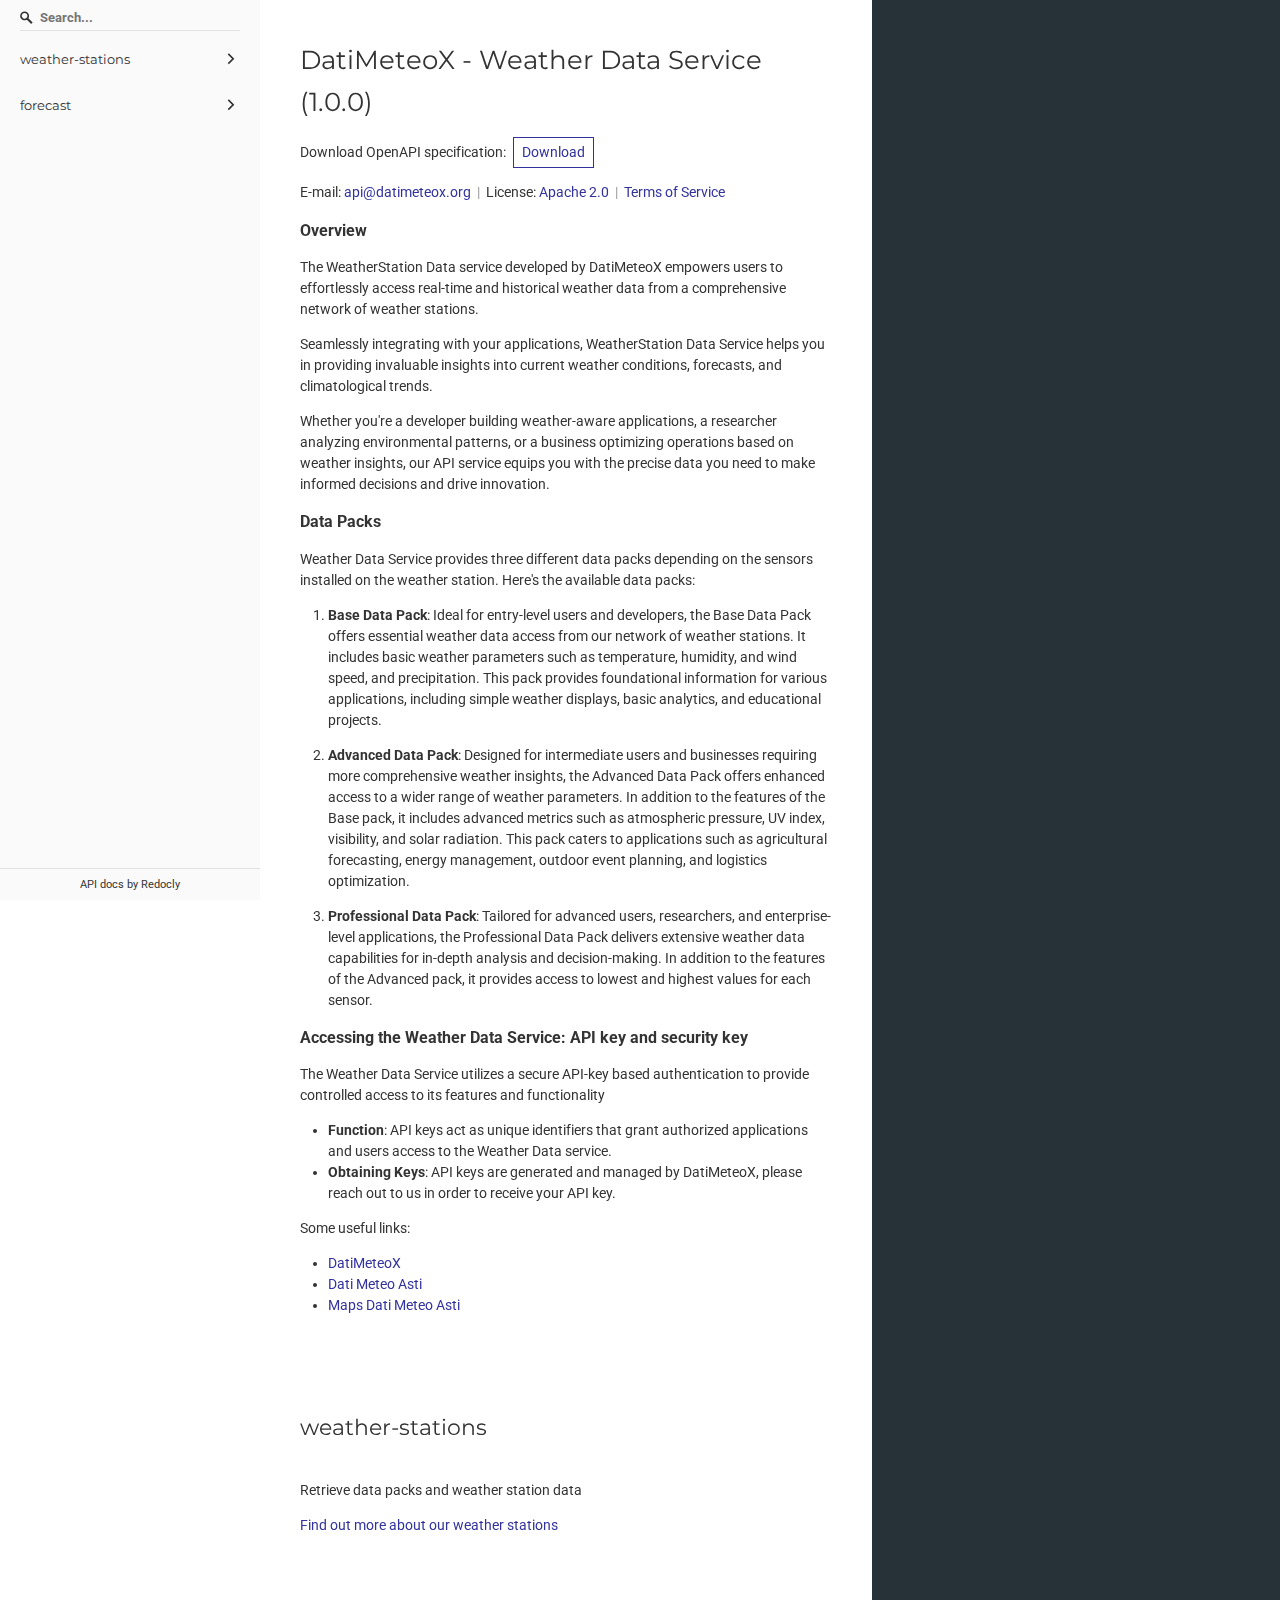
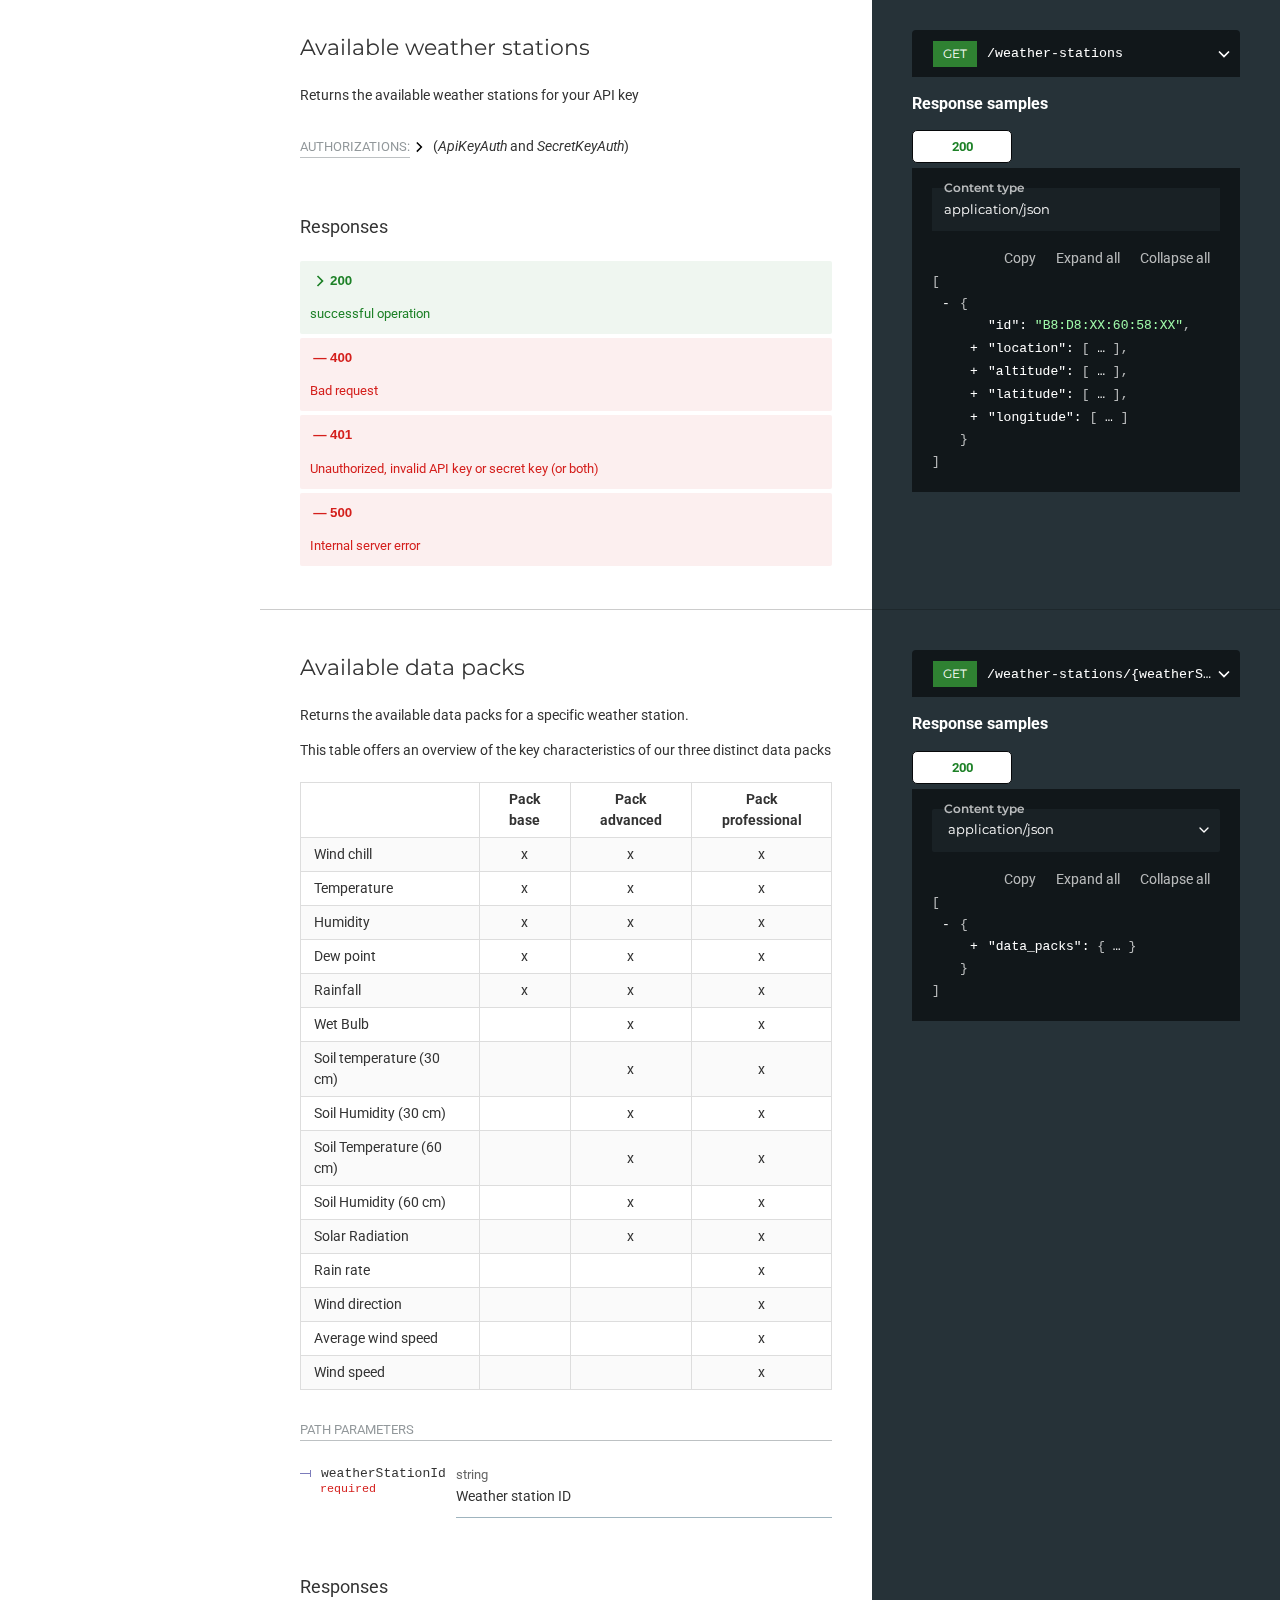
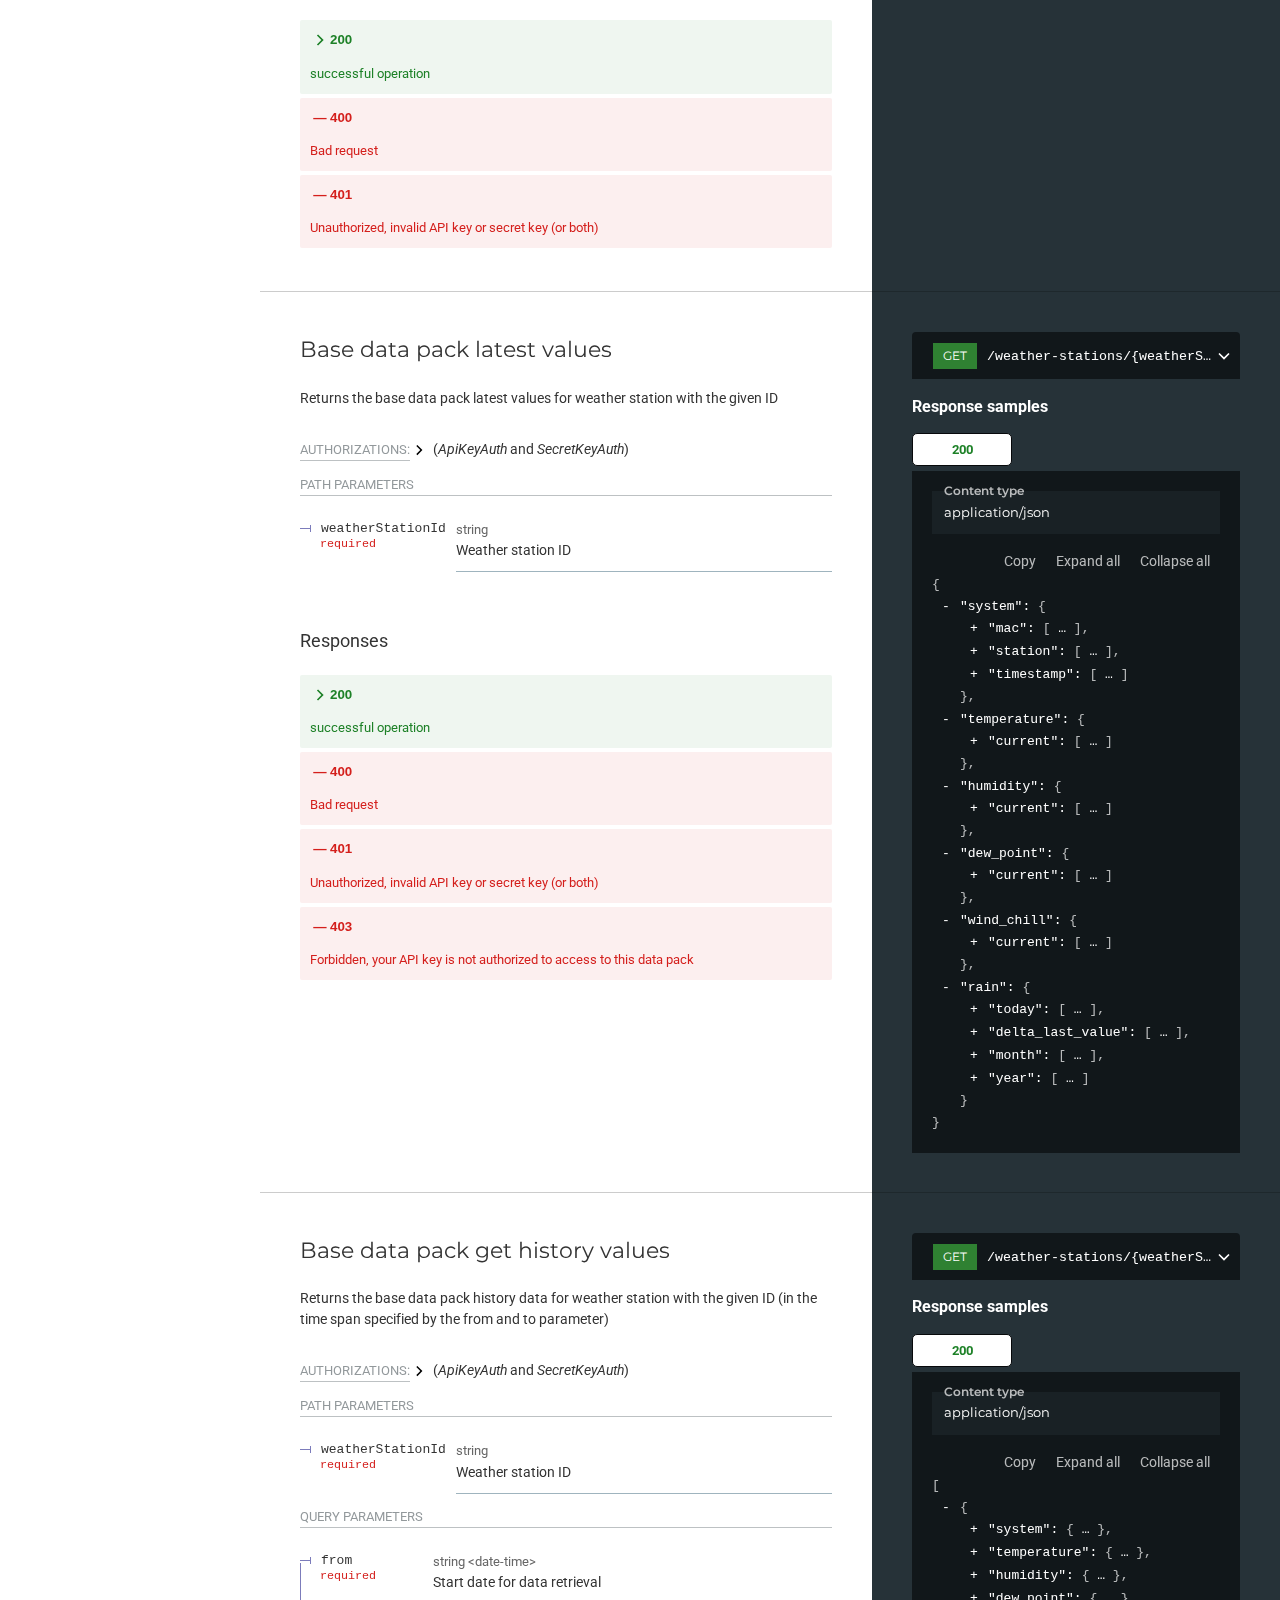
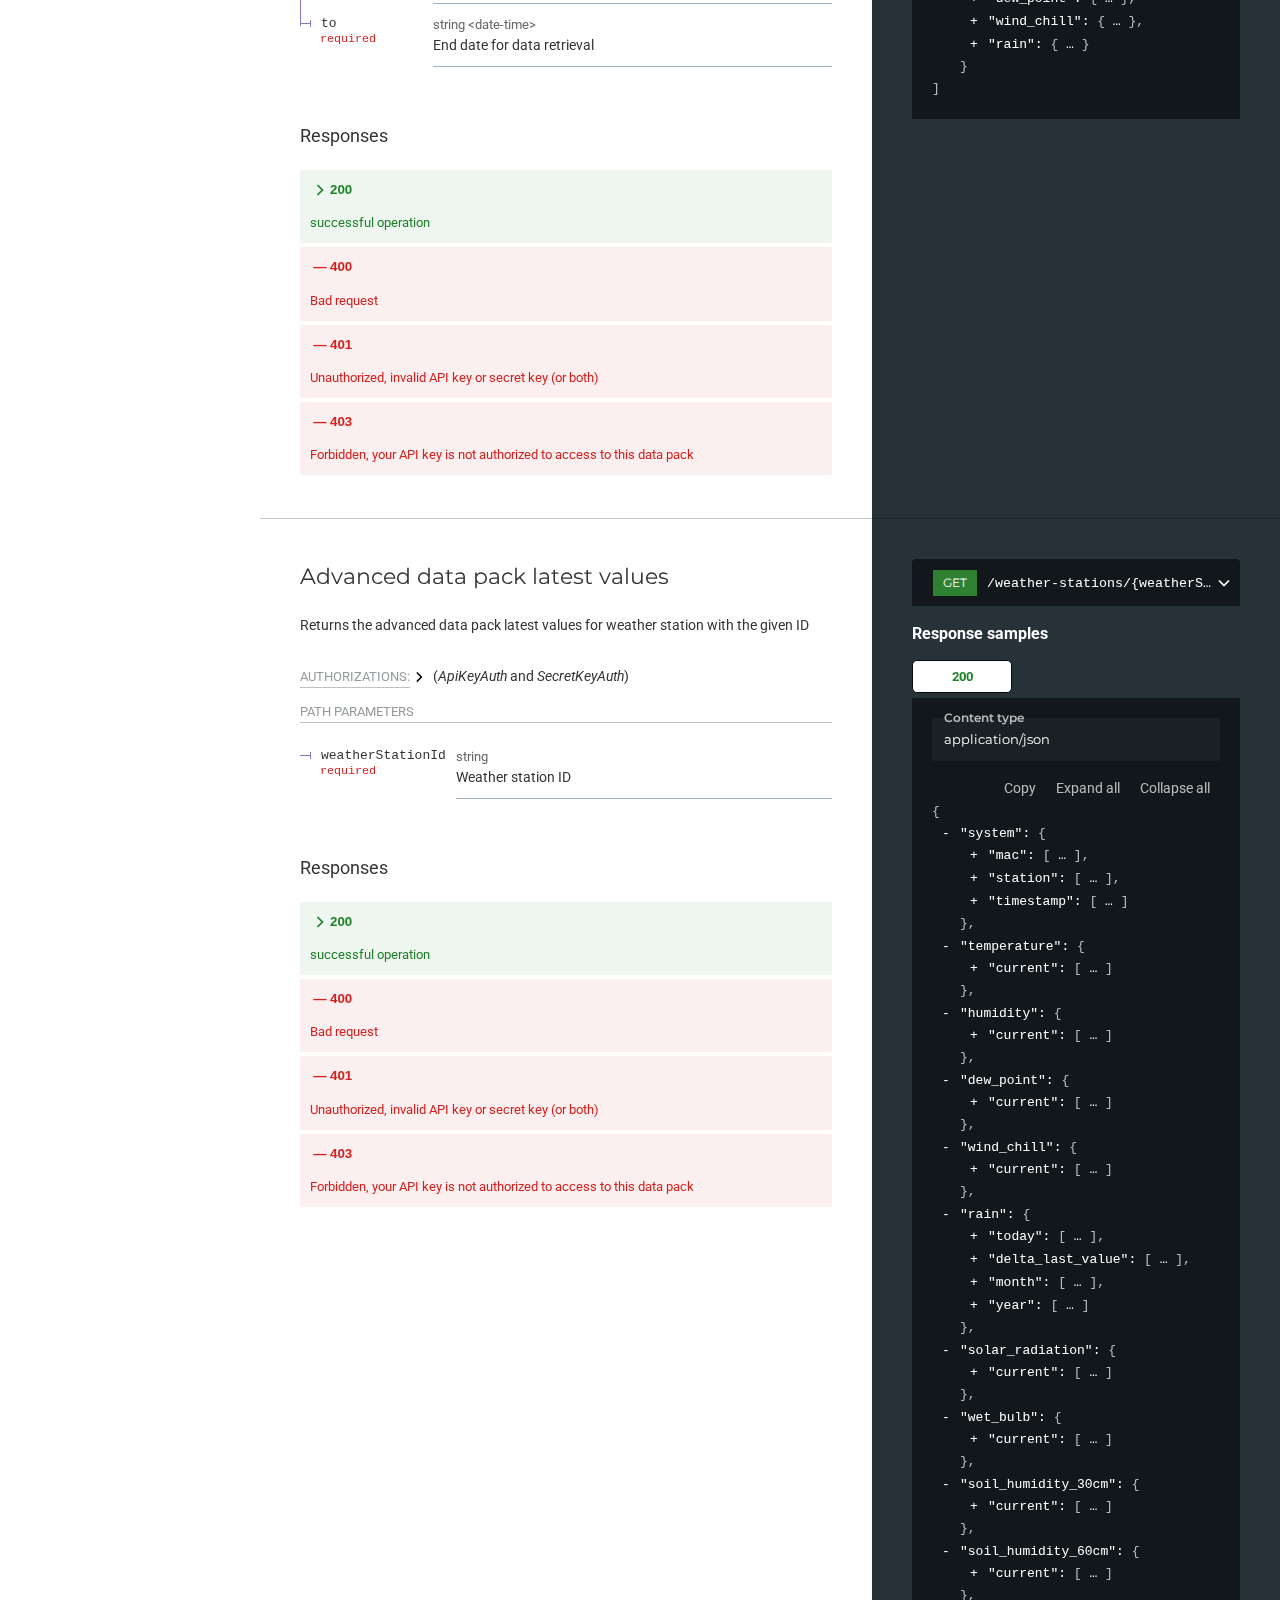
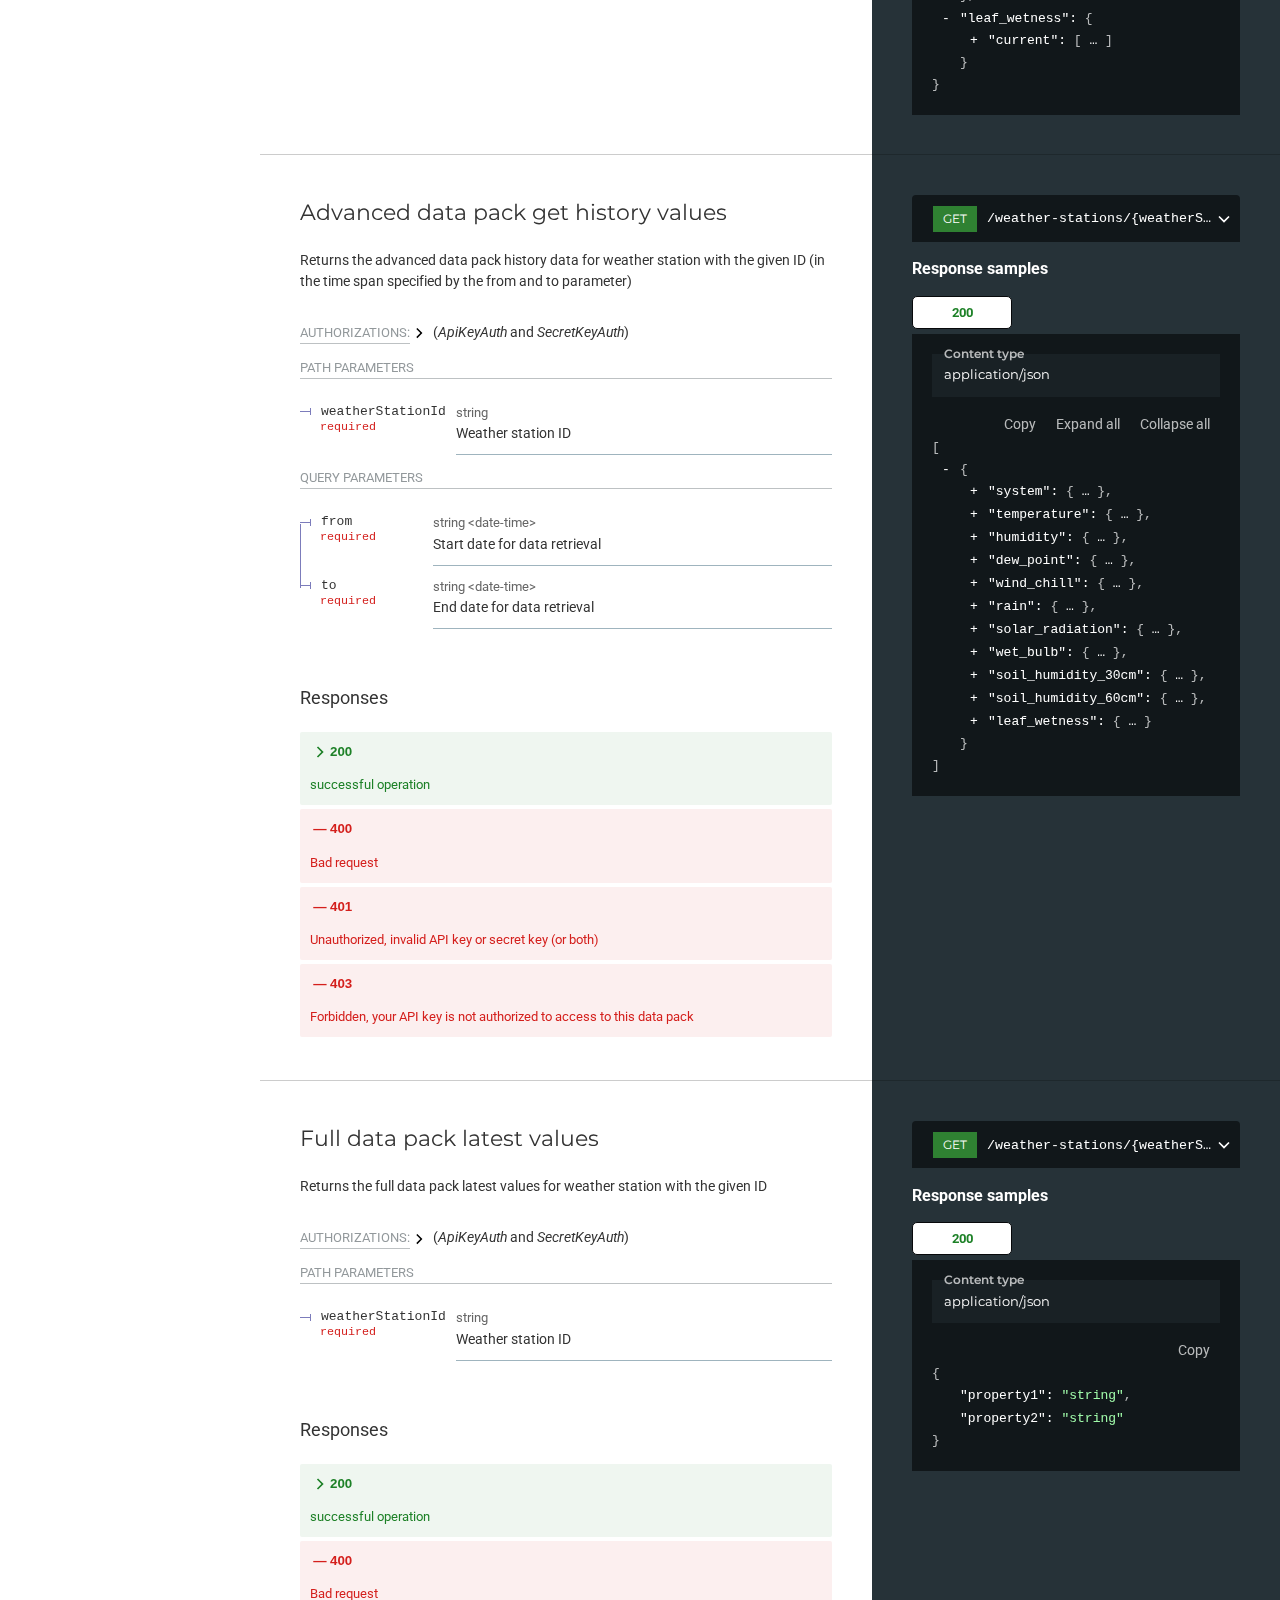
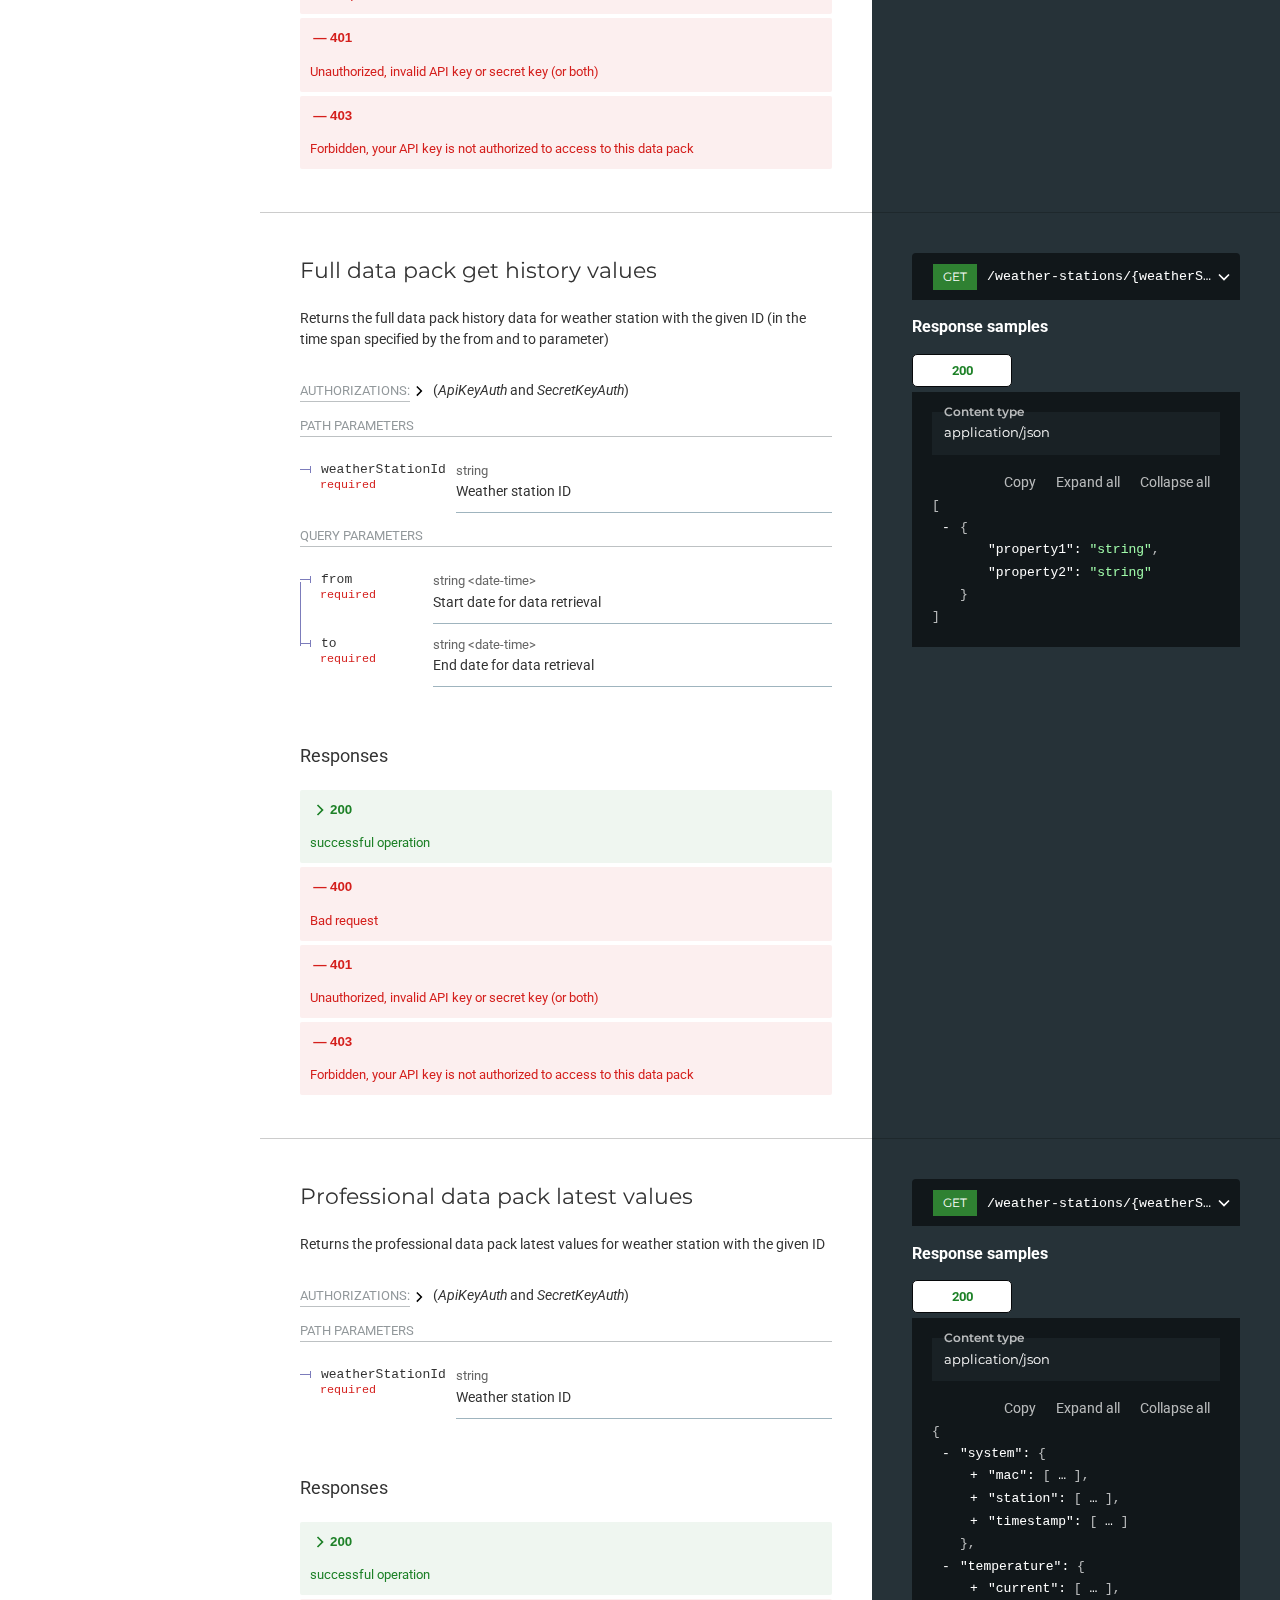
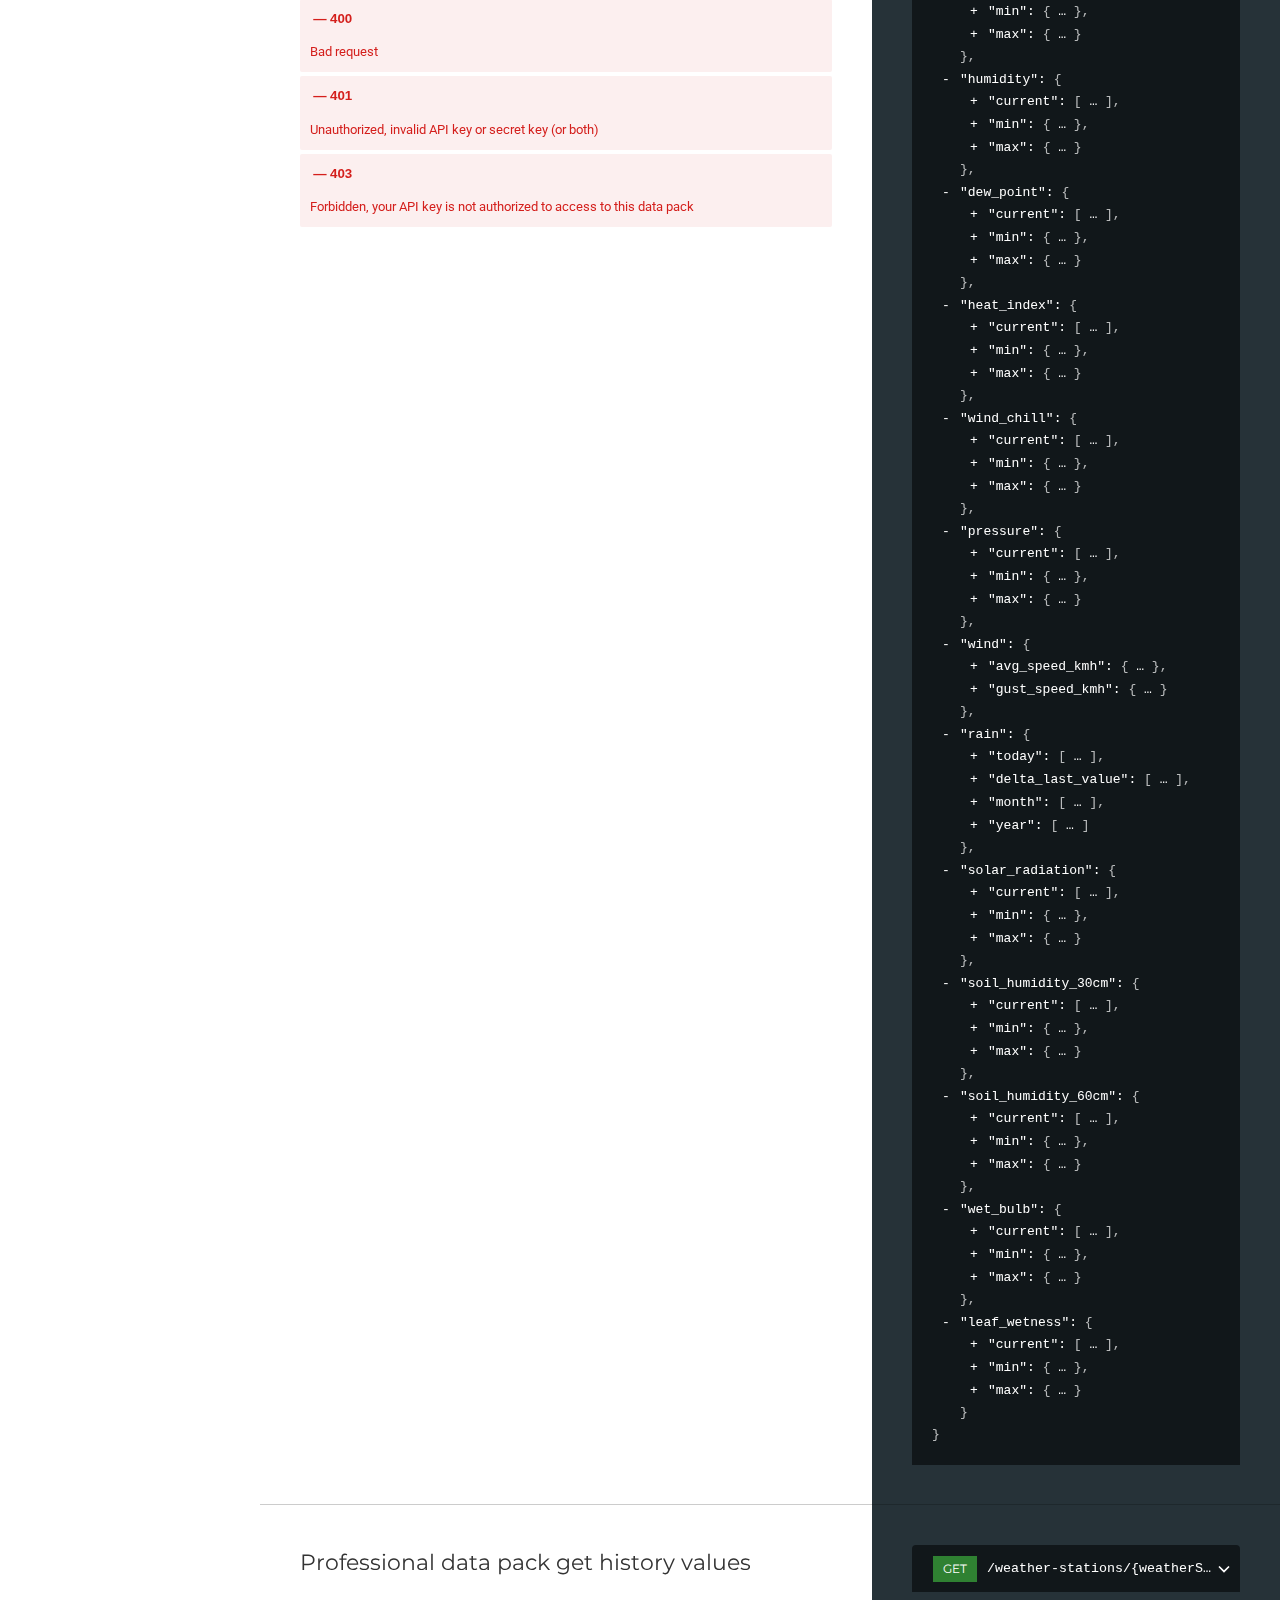
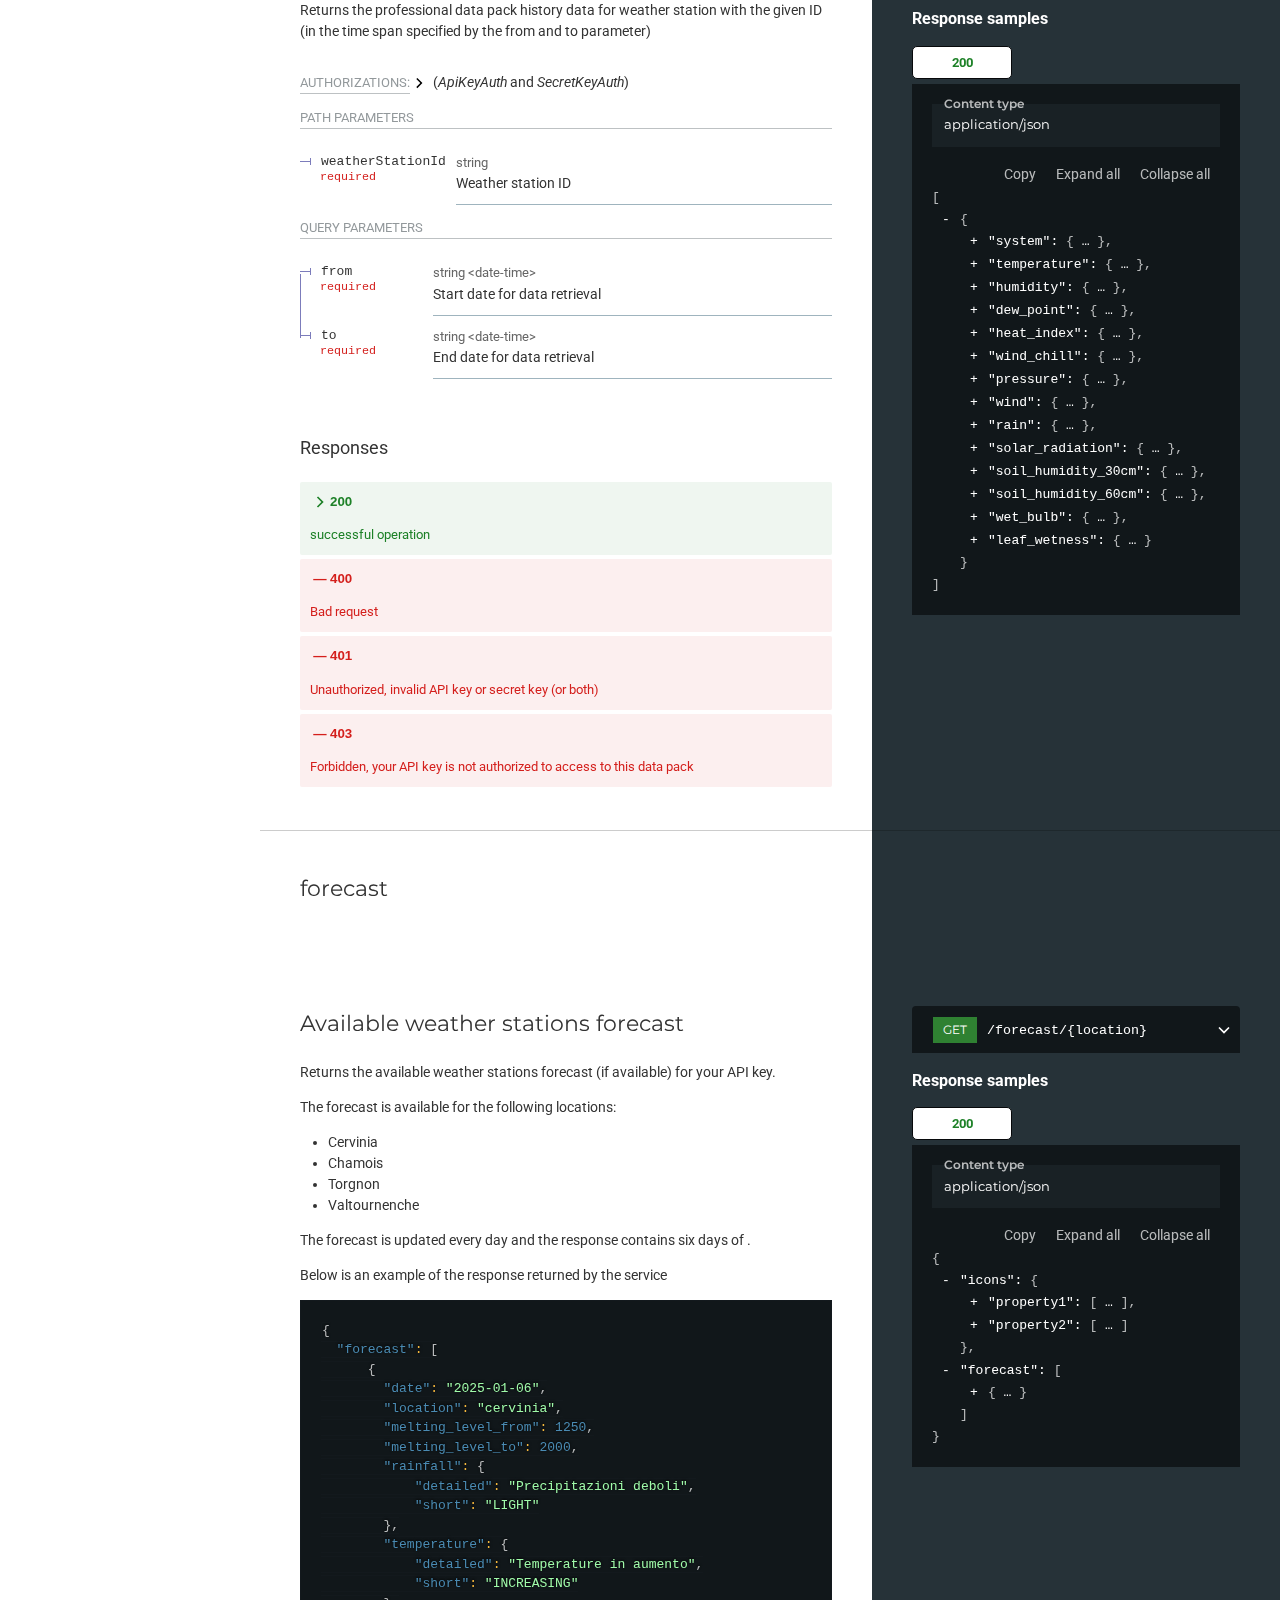
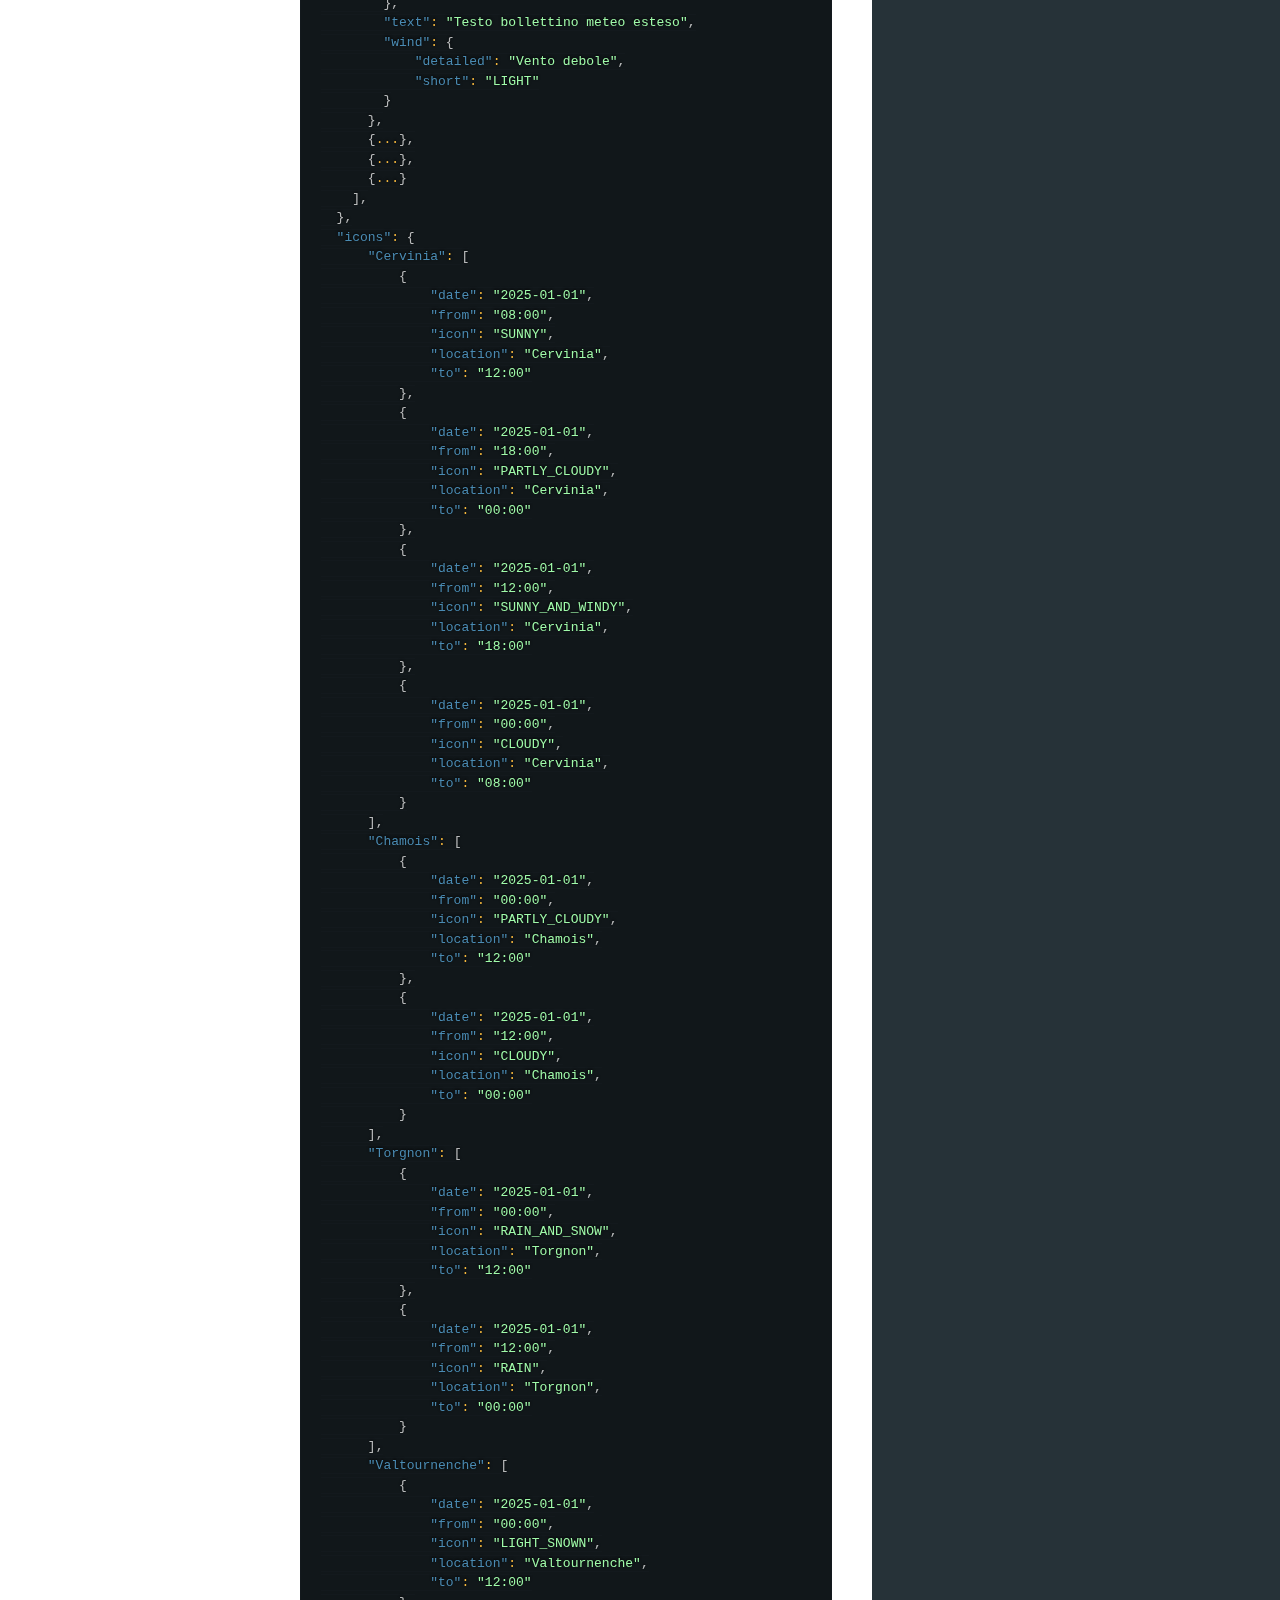
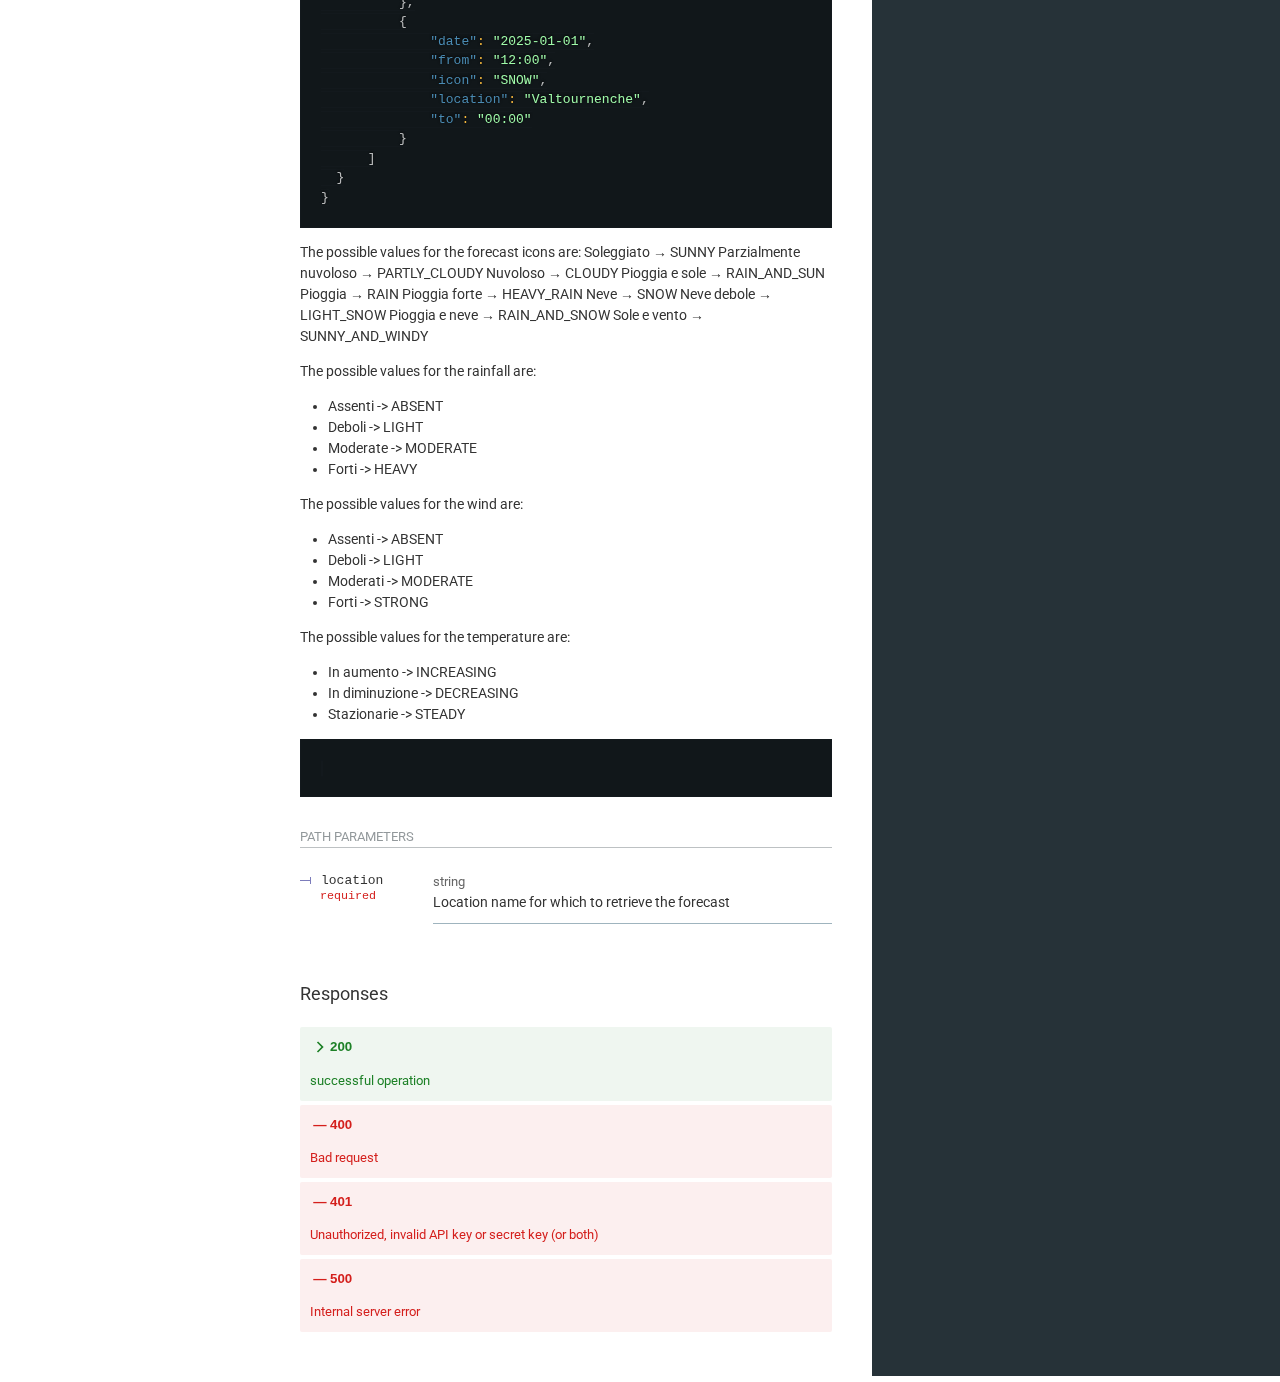
<file: openapi/api-dmx.html>
<!DOCTYPE html>
<html>

<head>
  <meta charset="utf8" />
  <title>DatiMeteoX - Weather Data Service</title>
  <!-- needed for adaptive design -->
  <meta name="viewport" content="width=device-width, initial-scale=1">
  <style>
    body {
      padding: 0;
      margin: 0;
    }
  </style>
  <script src="https://cdn.redocly.com/redoc/v2.2.0/bundles/redoc.standalone.js"></script><style data-styled="true" data-styled-version="6.1.13">.dFrZq{width:calc(100% - 40%);padding:0 40px;}/*!sc*/
@media print,screen and (max-width: 75rem){.dFrZq{width:100%;padding:40px 40px;}}/*!sc*/
.dYLNKi{width:calc(100% - 40%);padding:0 40px;}/*!sc*/
@media print,screen and (max-width: 75rem){.dYLNKi{width:100%;padding:0px 40px;}}/*!sc*/
data-styled.g4[id="sc-fAUdSK"]{content:"dFrZq,dYLNKi,"}/*!sc*/
.bvhSud{padding:40px 0;}/*!sc*/
.bvhSud:last-child{min-height:calc(100vh + 1px);}/*!sc*/
.bvhSud>.bvhSud:last-child{min-height:initial;}/*!sc*/
@media print,screen and (max-width: 75rem){.bvhSud{padding:0;}}/*!sc*/
.aYCdu{padding:40px 0;position:relative;}/*!sc*/
.aYCdu:last-child{min-height:calc(100vh + 1px);}/*!sc*/
.aYCdu>.aYCdu:last-child{min-height:initial;}/*!sc*/
@media print,screen and (max-width: 75rem){.aYCdu{padding:0;}}/*!sc*/
.aYCdu:not(:last-of-type):after{position:absolute;bottom:0;width:100%;display:block;content:'';border-bottom:1px solid rgba(0, 0, 0, 0.2);}/*!sc*/
data-styled.g5[id="sc-dntaoT"]{content:"bvhSud,aYCdu,"}/*!sc*/
.gOjFGl{width:40%;color:#ffffff;background-color:#263238;padding:0 40px;}/*!sc*/
@media print,screen and (max-width: 75rem){.gOjFGl{width:100%;padding:40px 40px;}}/*!sc*/
data-styled.g6[id="sc-ivxoEo"]{content:"gOjFGl,"}/*!sc*/
.oECKJ{background-color:#263238;}/*!sc*/
data-styled.g7[id="sc-ghWlax"]{content:"oECKJ,"}/*!sc*/
.dECWTf{display:flex;width:100%;padding:0;}/*!sc*/
@media print,screen and (max-width: 75rem){.dECWTf{flex-direction:column;}}/*!sc*/
data-styled.g8[id="sc-kLhKbu"]{content:"dECWTf,"}/*!sc*/
.kHkxTT{font-family:Montserrat,sans-serif;font-weight:400;font-size:1.85714em;line-height:1.6em;color:#333333;}/*!sc*/
data-styled.g9[id="sc-ixGGxD"]{content:"kHkxTT,"}/*!sc*/
.wHiQv{font-family:Montserrat,sans-serif;font-weight:400;font-size:1.57143em;line-height:1.6em;color:#333333;margin:0 0 20px;}/*!sc*/
data-styled.g10[id="sc-khLCKb"]{content:"wHiQv,"}/*!sc*/
.zvQzH{color:#ffffff;}/*!sc*/
data-styled.g12[id="sc-keTIit"]{content:"zvQzH,"}/*!sc*/
.eJAAZj{border-bottom:1px solid rgba(38, 50, 56, 0.3);margin:1em 0 1em 0;color:rgba(38, 50, 56, 0.5);font-weight:normal;text-transform:uppercase;font-size:0.929em;line-height:20px;}/*!sc*/
data-styled.g13[id="sc-dpBQxM"]{content:"eJAAZj,"}/*!sc*/
.hbTOAm{cursor:pointer;margin-left:-20px;padding:0;line-height:1;width:20px;display:inline-block;outline:0;}/*!sc*/
.hbTOAm:before{content:'';width:15px;height:15px;background-size:contain;background-image:url('[data-uri]');opacity:0.5;visibility:hidden;display:inline-block;vertical-align:middle;}/*!sc*/
h1:hover>.hbTOAm::before,h2:hover>.hbTOAm::before,.hbTOAm:hover::before{visibility:visible;}/*!sc*/
data-styled.g14[id="sc-jwIPbr"]{content:"hbTOAm,"}/*!sc*/
.gkUOTk{height:18px;width:18px;min-width:18px;vertical-align:middle;float:right;transition:transform 0.2s ease-out;transform:rotateZ(-90deg);}/*!sc*/
.bEpxpV{height:1.3em;width:1.3em;min-width:1.3em;vertical-align:middle;transition:transform 0.2s ease-out;transform:rotateZ(-90deg);}/*!sc*/
.hmCwJW{height:1.5em;width:1.5em;min-width:1.5em;vertical-align:middle;float:left;transition:transform 0.2s ease-out;transform:rotateZ(-90deg);}/*!sc*/
.hmCwJW polygon{fill:#1d8127;}/*!sc*/
.fmmJjS{height:20px;width:20px;min-width:20px;vertical-align:middle;float:right;transition:transform 0.2s ease-out;transform:rotateZ(0);}/*!sc*/
.fmmJjS polygon{fill:white;}/*!sc*/
data-styled.g15[id="sc-cHqXqK"]{content:"gkUOTk,bEpxpV,hmCwJW,fmmJjS,"}/*!sc*/
.iyKqKI{border-left:1px solid #7c7cbb;box-sizing:border-box;position:relative;padding:10px 10px 10px 0;}/*!sc*/
@media screen and (max-width: 50rem){.iyKqKI{display:block;overflow:hidden;}}/*!sc*/
tr:first-of-type>.iyKqKI,tr.last>.iyKqKI{border-left-width:0;background-position:top left;background-repeat:no-repeat;background-size:1px 100%;}/*!sc*/
tr:first-of-type>.iyKqKI{background-image:linear-gradient(
      to bottom,
      transparent 0%,
      transparent 22px,
      #7c7cbb 22px,
      #7c7cbb 100%
    );}/*!sc*/
tr.last>.iyKqKI{background-image:linear-gradient(
      to bottom,
      #7c7cbb 0%,
      #7c7cbb 22px,
      transparent 22px,
      transparent 100%
    );}/*!sc*/
tr.last+tr>.iyKqKI{border-left-color:transparent;}/*!sc*/
tr.last:first-child>.iyKqKI{background:none;border-left-color:transparent;}/*!sc*/
data-styled.g18[id="sc-ovuCP"]{content:"iyKqKI,"}/*!sc*/
.iQpMVv{vertical-align:top;line-height:20px;white-space:nowrap;font-size:13px;font-family:Courier,monospace;}/*!sc*/
.iQpMVv.deprecated{text-decoration:line-through;color:#707070;}/*!sc*/
data-styled.g20[id="sc-eauhAA"]{content:"iQpMVv,"}/*!sc*/
.cHXoZJ{border-bottom:1px solid #9fb4be;padding:10px 0;width:75%;box-sizing:border-box;}/*!sc*/
tr.expanded .cHXoZJ{border-bottom:none;}/*!sc*/
@media screen and (max-width: 50rem){.cHXoZJ{padding:0 20px;border-bottom:none;border-left:1px solid #7c7cbb;}tr.last>.cHXoZJ{border-left:none;}}/*!sc*/
data-styled.g21[id="sc-fFoeYl"]{content:"cHXoZJ,"}/*!sc*/
.kPDxnK{color:#7c7cbb;font-family:Courier,monospace;margin-right:10px;}/*!sc*/
.kPDxnK::before{content:'';display:inline-block;vertical-align:middle;width:10px;height:1px;background:#7c7cbb;}/*!sc*/
.kPDxnK::after{content:'';display:inline-block;vertical-align:middle;width:1px;background:#7c7cbb;height:7px;}/*!sc*/
data-styled.g22[id="sc-gQaihK"]{content:"kPDxnK,"}/*!sc*/
.eNFxPe{border-collapse:separate;border-radius:3px;font-size:14px;border-spacing:0;width:100%;}/*!sc*/
.eNFxPe >tr{vertical-align:middle;}/*!sc*/
@media screen and (max-width: 50rem){.eNFxPe{display:block;}.eNFxPe >tr,.eNFxPe >tbody>tr{display:block;}}/*!sc*/
@media screen and (max-width: 50rem) and (-ms-high-contrast:none){.eNFxPe td{float:left;width:100%;}}/*!sc*/
.eNFxPe .sc-iuUfFv,.eNFxPe .sc-iuUfFv .sc-iuUfFv .sc-iuUfFv,.eNFxPe .sc-iuUfFv .sc-iuUfFv .sc-iuUfFv .sc-iuUfFv .sc-iuUfFv{margin:1em;margin-right:0;background:#fafafa;}/*!sc*/
.eNFxPe .sc-iuUfFv .sc-iuUfFv,.eNFxPe .sc-iuUfFv .sc-iuUfFv .sc-iuUfFv .sc-iuUfFv,.eNFxPe .sc-iuUfFv .sc-iuUfFv .sc-iuUfFv .sc-iuUfFv .sc-iuUfFv .sc-iuUfFv{background:#ffffff;}/*!sc*/
data-styled.g24[id="sc-dprtRQ"]{content:"eNFxPe,"}/*!sc*/
.fbQvpV >ul{list-style:none;padding:0;margin:0;margin:0 -5px;}/*!sc*/
.fbQvpV >ul >li{padding:5px 10px;display:inline-block;background-color:#11171a;border-bottom:1px solid rgba(0, 0, 0, 0.5);cursor:pointer;text-align:center;outline:none;color:#ccc;margin:0 5px 5px 5px;border:1px solid #07090b;border-radius:5px;min-width:60px;font-size:0.9em;font-weight:bold;}/*!sc*/
.fbQvpV >ul >li.react-tabs__tab--selected{color:#333333;background:#ffffff;}/*!sc*/
.fbQvpV >ul >li.react-tabs__tab--selected:focus{outline:auto;}/*!sc*/
.fbQvpV >ul >li:only-child{flex:none;min-width:100px;}/*!sc*/
.fbQvpV >ul >li.tab-success{color:#1d8127;}/*!sc*/
.fbQvpV >ul >li.tab-redirect{color:#ffa500;}/*!sc*/
.fbQvpV >ul >li.tab-info{color:#87ceeb;}/*!sc*/
.fbQvpV >ul >li.tab-error{color:#d41f1c;}/*!sc*/
.fbQvpV >.react-tabs__tab-panel{background:#11171a;}/*!sc*/
.fbQvpV >.react-tabs__tab-panel>div,.fbQvpV >.react-tabs__tab-panel>pre{padding:20px;margin:0;}/*!sc*/
.fbQvpV >.react-tabs__tab-panel>div>pre{padding:0;}/*!sc*/
data-styled.g30[id="sc-bMTdWJ"]{content:"fbQvpV,"}/*!sc*/
.drsioI code[class*='language-'],.drsioI pre[class*='language-']{text-shadow:0 -0.1em 0.2em black;text-align:left;white-space:pre;word-spacing:normal;word-break:normal;word-wrap:normal;line-height:1.5;-moz-tab-size:4;-o-tab-size:4;tab-size:4;-webkit-hyphens:none;-moz-hyphens:none;-ms-hyphens:none;hyphens:none;}/*!sc*/
@media print{.drsioI code[class*='language-'],.drsioI pre[class*='language-']{text-shadow:none;}}/*!sc*/
.drsioI pre[class*='language-']{padding:1em;margin:0.5em 0;overflow:auto;}/*!sc*/
.drsioI .token.comment,.drsioI .token.prolog,.drsioI .token.doctype,.drsioI .token.cdata{color:hsl(30, 20%, 50%);}/*!sc*/
.drsioI .token.punctuation{opacity:0.7;}/*!sc*/
.drsioI .namespace{opacity:0.7;}/*!sc*/
.drsioI .token.property,.drsioI .token.tag,.drsioI .token.number,.drsioI .token.constant,.drsioI .token.symbol{color:#4a8bb3;}/*!sc*/
.drsioI .token.boolean{color:#e64441;}/*!sc*/
.drsioI .token.selector,.drsioI .token.attr-name,.drsioI .token.string,.drsioI .token.char,.drsioI .token.builtin,.drsioI .token.inserted{color:#a0fbaa;}/*!sc*/
.drsioI .token.selector+a,.drsioI .token.attr-name+a,.drsioI .token.string+a,.drsioI .token.char+a,.drsioI .token.builtin+a,.drsioI .token.inserted+a,.drsioI .token.selector+a:visited,.drsioI .token.attr-name+a:visited,.drsioI .token.string+a:visited,.drsioI .token.char+a:visited,.drsioI .token.builtin+a:visited,.drsioI .token.inserted+a:visited{color:#4ed2ba;text-decoration:underline;}/*!sc*/
.drsioI .token.property.string{color:white;}/*!sc*/
.drsioI .token.operator,.drsioI .token.entity,.drsioI .token.url,.drsioI .token.variable{color:hsl(40, 90%, 60%);}/*!sc*/
.drsioI .token.atrule,.drsioI .token.attr-value,.drsioI .token.keyword{color:hsl(350, 40%, 70%);}/*!sc*/
.drsioI .token.regex,.drsioI .token.important{color:#e90;}/*!sc*/
.drsioI .token.important,.drsioI .token.bold{font-weight:bold;}/*!sc*/
.drsioI .token.italic{font-style:italic;}/*!sc*/
.drsioI .token.entity{cursor:help;}/*!sc*/
.drsioI .token.deleted{color:red;}/*!sc*/
data-styled.g32[id="sc-epnzzT"]{content:"drsioI,"}/*!sc*/
.hhzNne{opacity:0.7;transition:opacity 0.3s ease;text-align:right;}/*!sc*/
.hhzNne:focus-within{opacity:1;}/*!sc*/
.hhzNne >button{background-color:transparent;border:0;color:inherit;padding:2px 10px;font-family:Roboto,sans-serif;font-size:14px;line-height:1.5em;cursor:pointer;outline:0;}/*!sc*/
.hhzNne >button :hover,.hhzNne >button :focus{background:rgba(255, 255, 255, 0.1);}/*!sc*/
data-styled.g33[id="sc-uYFMi"]{content:"hhzNne,"}/*!sc*/
.cpBPUN{position:relative;}/*!sc*/
data-styled.g37[id="sc-dEkLRj"]{content:"cpBPUN,"}/*!sc*/
.JXohG{position:absolute;pointer-events:none;z-index:1;top:50%;-webkit-transform:translateY(-50%);-ms-transform:translateY(-50%);transform:translateY(-50%);right:8px;margin:auto;text-align:center;}/*!sc*/
.JXohG polyline{color:white;}/*!sc*/
data-styled.g38[id="sc-kZrBCu"]{content:"JXohG,"}/*!sc*/
.iHjPVQ{box-sizing:border-box;min-width:100px;outline:none;display:inline-block;border-radius:2px;border:1px solid rgba(38, 50, 56, 0.5);vertical-align:bottom;padding:2px 0px 2px 6px;position:relative;width:auto;background:white;color:#263238;font-family:Montserrat,sans-serif;font-size:0.929em;line-height:1.5em;cursor:pointer;transition:border 0.25s ease,color 0.25s ease,box-shadow 0.25s ease;}/*!sc*/
.iHjPVQ label{box-sizing:border-box;min-width:100px;outline:none;display:inline-block;font-family:Montserrat,sans-serif;color:#333333;vertical-align:bottom;width:auto;text-transform:none;padding:0 22px 0 4px;font-size:0.929em;line-height:1.5em;font-family:inherit;text-overflow:ellipsis;overflow:hidden;white-space:nowrap;}/*!sc*/
.iHjPVQ .dropdown-select{position:absolute;top:0;left:0;width:100%;height:100%;opacity:0;border:none;appearance:none;cursor:pointer;color:#333333;line-height:inherit;font-family:inherit;}/*!sc*/
.iHjPVQ:hover,.iHjPVQ:focus-within{border:1px solid #32329f;color:#32329f;box-shadow:0px 0px 0px 1px #32329f;}/*!sc*/
data-styled.g39[id="sc-diYFot"]{content:"iHjPVQ,"}/*!sc*/
.dWZUhK{font-family:Roboto,sans-serif;font-weight:400;line-height:1.5em;}/*!sc*/
.dWZUhK p:last-child{margin-bottom:0;}/*!sc*/
.dWZUhK h1{font-family:Montserrat,sans-serif;font-weight:400;font-size:1.85714em;line-height:1.6em;color:#32329f;margin-top:0;}/*!sc*/
.dWZUhK h2{font-family:Montserrat,sans-serif;font-weight:400;font-size:1.57143em;line-height:1.6em;color:#333333;}/*!sc*/
.dWZUhK code{color:#e53935;background-color:rgba(38, 50, 56, 0.05);font-family:Courier,monospace;border-radius:2px;border:1px solid rgba(38, 50, 56, 0.1);padding:0 5px;font-size:13px;font-weight:400;word-break:break-word;}/*!sc*/
.dWZUhK pre{font-family:Courier,monospace;white-space:pre;background-color:#11171a;color:white;padding:20px;overflow-x:auto;line-height:normal;border-radius:0;border:1px solid rgba(38, 50, 56, 0.1);}/*!sc*/
.dWZUhK pre code{background-color:transparent;color:white;padding:0;}/*!sc*/
.dWZUhK pre code:before,.dWZUhK pre code:after{content:none;}/*!sc*/
.dWZUhK blockquote{margin:0;margin-bottom:1em;padding:0 15px;color:#777;border-left:4px solid #ddd;}/*!sc*/
.dWZUhK img{max-width:100%;box-sizing:content-box;}/*!sc*/
.dWZUhK ul,.dWZUhK ol{padding-left:2em;margin:0;margin-bottom:1em;}/*!sc*/
.dWZUhK ul ul,.dWZUhK ol ul,.dWZUhK ul ol,.dWZUhK ol ol{margin-bottom:0;margin-top:0;}/*!sc*/
.dWZUhK table{display:block;width:100%;overflow:auto;word-break:normal;word-break:keep-all;border-collapse:collapse;border-spacing:0;margin-top:1.5em;margin-bottom:1.5em;}/*!sc*/
.dWZUhK table tr{background-color:#fff;border-top:1px solid #ccc;}/*!sc*/
.dWZUhK table tr:nth-child(2n){background-color:#fafafa;}/*!sc*/
.dWZUhK table th,.dWZUhK table td{padding:6px 13px;border:1px solid #ddd;}/*!sc*/
.dWZUhK table th{text-align:left;font-weight:bold;}/*!sc*/
.dWZUhK .share-link{cursor:pointer;margin-left:-20px;padding:0;line-height:1;width:20px;display:inline-block;outline:0;}/*!sc*/
.dWZUhK .share-link:before{content:'';width:15px;height:15px;background-size:contain;background-image:url('[data-uri]');opacity:0.5;visibility:hidden;display:inline-block;vertical-align:middle;}/*!sc*/
.dWZUhK h1:hover>.share-link::before,.dWZUhK h2:hover>.share-link::before,.dWZUhK .share-link:hover::before{visibility:visible;}/*!sc*/
.dWZUhK a{text-decoration:auto;color:#32329f;}/*!sc*/
.dWZUhK a:visited{color:#32329f;}/*!sc*/
.dWZUhK a:hover{color:#6868cf;text-decoration:auto;}/*!sc*/
.ewnBNs{font-family:Roboto,sans-serif;font-weight:400;line-height:1.5em;}/*!sc*/
.ewnBNs p:last-child{margin-bottom:0;}/*!sc*/
.ewnBNs p:first-child{margin-top:0;}/*!sc*/
.ewnBNs p:last-child{margin-bottom:0;}/*!sc*/
.ewnBNs h1{font-family:Montserrat,sans-serif;font-weight:400;font-size:1.85714em;line-height:1.6em;color:#32329f;margin-top:0;}/*!sc*/
.ewnBNs h2{font-family:Montserrat,sans-serif;font-weight:400;font-size:1.57143em;line-height:1.6em;color:#333333;}/*!sc*/
.ewnBNs code{color:#e53935;background-color:rgba(38, 50, 56, 0.05);font-family:Courier,monospace;border-radius:2px;border:1px solid rgba(38, 50, 56, 0.1);padding:0 5px;font-size:13px;font-weight:400;word-break:break-word;}/*!sc*/
.ewnBNs pre{font-family:Courier,monospace;white-space:pre;background-color:#11171a;color:white;padding:20px;overflow-x:auto;line-height:normal;border-radius:0;border:1px solid rgba(38, 50, 56, 0.1);}/*!sc*/
.ewnBNs pre code{background-color:transparent;color:white;padding:0;}/*!sc*/
.ewnBNs pre code:before,.ewnBNs pre code:after{content:none;}/*!sc*/
.ewnBNs blockquote{margin:0;margin-bottom:1em;padding:0 15px;color:#777;border-left:4px solid #ddd;}/*!sc*/
.ewnBNs img{max-width:100%;box-sizing:content-box;}/*!sc*/
.ewnBNs ul,.ewnBNs ol{padding-left:2em;margin:0;margin-bottom:1em;}/*!sc*/
.ewnBNs ul ul,.ewnBNs ol ul,.ewnBNs ul ol,.ewnBNs ol ol{margin-bottom:0;margin-top:0;}/*!sc*/
.ewnBNs table{display:block;width:100%;overflow:auto;word-break:normal;word-break:keep-all;border-collapse:collapse;border-spacing:0;margin-top:1.5em;margin-bottom:1.5em;}/*!sc*/
.ewnBNs table tr{background-color:#fff;border-top:1px solid #ccc;}/*!sc*/
.ewnBNs table tr:nth-child(2n){background-color:#fafafa;}/*!sc*/
.ewnBNs table th,.ewnBNs table td{padding:6px 13px;border:1px solid #ddd;}/*!sc*/
.ewnBNs table th{text-align:left;font-weight:bold;}/*!sc*/
.ewnBNs .share-link{cursor:pointer;margin-left:-20px;padding:0;line-height:1;width:20px;display:inline-block;outline:0;}/*!sc*/
.ewnBNs .share-link:before{content:'';width:15px;height:15px;background-size:contain;background-image:url('[data-uri]');opacity:0.5;visibility:hidden;display:inline-block;vertical-align:middle;}/*!sc*/
.ewnBNs h1:hover>.share-link::before,.ewnBNs h2:hover>.share-link::before,.ewnBNs .share-link:hover::before{visibility:visible;}/*!sc*/
.ewnBNs a{text-decoration:auto;color:#32329f;}/*!sc*/
.ewnBNs a:visited{color:#32329f;}/*!sc*/
.ewnBNs a:hover{color:#6868cf;text-decoration:auto;}/*!sc*/
data-styled.g42[id="sc-eMwmJz"]{content:"dWZUhK,ewnBNs,"}/*!sc*/
.jtjIAv{display:inline;}/*!sc*/
data-styled.g43[id="sc-drVZOg"]{content:"jtjIAv,"}/*!sc*/
.ezdXRP{position:relative;}/*!sc*/
data-styled.g44[id="sc-eWPXlR"]{content:"ezdXRP,"}/*!sc*/
.mMhCU:hover>.sc-uYFMi{opacity:1;}/*!sc*/
data-styled.g49[id="sc-eDHQDy"]{content:"mMhCU,"}/*!sc*/
.iyEpFV{font-family:Courier,monospace;font-size:13px;white-space:pre;contain:content;overflow-x:auto;}/*!sc*/
.iyEpFV .redoc-json code>.collapser{display:none;pointer-events:none;}/*!sc*/
.iyEpFV .callback-function{color:gray;}/*!sc*/
.iyEpFV .collapser:after{content:'-';cursor:pointer;}/*!sc*/
.iyEpFV .collapsed>.collapser:after{content:'+';cursor:pointer;}/*!sc*/
.iyEpFV .ellipsis:after{content:' … ';}/*!sc*/
.iyEpFV .collapsible{margin-left:2em;}/*!sc*/
.iyEpFV .hoverable{padding-top:1px;padding-bottom:1px;padding-left:2px;padding-right:2px;border-radius:2px;}/*!sc*/
.iyEpFV .hovered{background-color:rgba(235, 238, 249, 1);}/*!sc*/
.iyEpFV .collapser{background-color:transparent;border:0;color:#fff;font-family:Courier,monospace;font-size:13px;padding-right:6px;padding-left:6px;padding-top:0;padding-bottom:0;display:flex;align-items:center;justify-content:center;width:15px;height:15px;position:absolute;top:4px;left:-1.5em;cursor:default;user-select:none;-webkit-user-select:none;padding:2px;}/*!sc*/
.iyEpFV .collapser:focus{outline-color:#fff;outline-style:dotted;outline-width:1px;}/*!sc*/
.iyEpFV ul{list-style-type:none;padding:0px;margin:0px 0px 0px 26px;}/*!sc*/
.iyEpFV li{position:relative;display:block;}/*!sc*/
.iyEpFV .hoverable{display:inline-block;}/*!sc*/
.iyEpFV .selected{outline-style:solid;outline-width:1px;outline-style:dotted;}/*!sc*/
.iyEpFV .collapsed>.collapsible{display:none;}/*!sc*/
.iyEpFV .ellipsis{display:none;}/*!sc*/
.iyEpFV .collapsed>.ellipsis{display:inherit;}/*!sc*/
data-styled.g50[id="sc-giBObj"]{content:"iyEpFV,"}/*!sc*/
.kKXAng{padding:0.9em;background-color:rgba(38,50,56,0.4);margin:0 0 10px 0;display:block;font-family:Montserrat,sans-serif;font-size:0.929em;line-height:1.5em;}/*!sc*/
data-styled.g51[id="sc-UblHX"]{content:"kKXAng,"}/*!sc*/
.eqWzJe{font-family:Montserrat,sans-serif;font-size:12px;position:absolute;z-index:1;top:-11px;left:12px;font-weight:600;color:rgba(255,255,255,0.7);}/*!sc*/
data-styled.g52[id="sc-fufdwm"]{content:"eqWzJe,"}/*!sc*/
.dIDLbO{position:relative;}/*!sc*/
data-styled.g53[id="sc-Rjrgp"]{content:"dIDLbO,"}/*!sc*/
.esCYIP{margin:0 0 10px 0;display:block;background-color:rgba(38,50,56,0.4);border:none;padding:0.9em 1.6em 0.9em 0.9em;box-shadow:none;}/*!sc*/
.esCYIP label{color:#ffffff;text-overflow:ellipsis;white-space:nowrap;overflow:hidden;font-size:1em;text-transform:none;border:none;}/*!sc*/
.esCYIP:hover,.esCYIP:focus-within{border:none;box-shadow:none;background-color:rgba(38,50,56,0.7);}/*!sc*/
data-styled.g54[id="sc-frniUE"]{content:"esCYIP,"}/*!sc*/
.kqHNPM{margin-top:15px;}/*!sc*/
data-styled.g56[id="sc-FFETS"]{content:"kqHNPM,"}/*!sc*/
.hPAOR{vertical-align:middle;font-size:13px;line-height:20px;}/*!sc*/
data-styled.g58[id="sc-CNKsk"]{content:"hPAOR,"}/*!sc*/
.dWKYKL{color:rgba(102,102,102,0.9);}/*!sc*/
data-styled.g59[id="sc-cqgMZH"]{content:"dWKYKL,"}/*!sc*/
.bIEFFi{color:#666;}/*!sc*/
data-styled.g60[id="sc-gQkENW"]{content:"bIEFFi,"}/*!sc*/
.feFoaC{color:#d41f1c;font-size:0.9em;font-weight:normal;margin-left:20px;line-height:1;}/*!sc*/
data-styled.g62[id="sc-hGZxvd"]{content:"feFoaC,"}/*!sc*/
.dWOvGG{margin:1em 0;}/*!sc*/
.dWOvGG a{text-decoration:auto;color:#32329f;}/*!sc*/
.dWOvGG a:visited{color:#32329f;}/*!sc*/
.dWOvGG a:hover{color:#6868cf;text-decoration:auto;}/*!sc*/
data-styled.g70[id="sc-jdeYMN"]{content:"dWOvGG,"}/*!sc*/
.dIXVzO:after{content:' and ';font-weight:normal;}/*!sc*/
.dIXVzO:last-child:after{content:none;}/*!sc*/
.dIXVzO a{text-decoration:auto;color:#32329f;}/*!sc*/
.dIXVzO a:visited{color:#32329f;}/*!sc*/
.dIXVzO a:hover{color:#6868cf;text-decoration:auto;}/*!sc*/
data-styled.g80[id="sc-bqvdXA"]{content:"dIXVzO,"}/*!sc*/
.eqXCjK{white-space:nowrap;}/*!sc*/
.eqXCjK:after{content:' or ';white-space:pre;}/*!sc*/
.eqXCjK:last-child:after,.eqXCjK:only-child:after{content:none;}/*!sc*/
.eqXCjK a{text-decoration:auto;color:#32329f;}/*!sc*/
.eqXCjK a:visited{color:#32329f;}/*!sc*/
.eqXCjK a:hover{color:#6868cf;text-decoration:auto;}/*!sc*/
data-styled.g81[id="sc-irPVuy"]{content:"eqXCjK,"}/*!sc*/
.jXOga-d{flex:1 1 auto;cursor:pointer;}/*!sc*/
data-styled.g82[id="sc-jWJSSj"]{content:"jXOga-d,"}/*!sc*/
.gQOXJB{width:75%;text-overflow:ellipsis;border-radius:4px;overflow:hidden;}/*!sc*/
@media screen and (max-width: 50rem){.gQOXJB{margin-top:10px;}}/*!sc*/
data-styled.g83[id="sc-iCjFWQ"]{content:"gQOXJB,"}/*!sc*/
.ffSXYc{display:inline-block;margin:0;}/*!sc*/
data-styled.g84[id="sc-khdDuB"]{content:"ffSXYc,"}/*!sc*/
.dyzdIR{width:100%;display:flex;margin:1em 0;flex-direction:row;}/*!sc*/
@media screen and (max-width: 50rem){.dyzdIR{flex-direction:column;}}/*!sc*/
data-styled.g85[id="sc-hGNhLO"]{content:"dyzdIR,"}/*!sc*/
.dZsYqS{margin-top:0;margin-bottom:0.5em;}/*!sc*/
data-styled.g91[id="sc-geoRQH"]{content:"dZsYqS,"}/*!sc*/
.enkzRg{border:1px solid #32329f;color:#32329f;font-weight:normal;margin-left:0.5em;padding:4px 8px 4px;display:inline-block;text-decoration:none;cursor:pointer;}/*!sc*/
data-styled.g92[id="sc-kEsJEW"]{content:"enkzRg,"}/*!sc*/
.bcPxPq::before{content:'|';display:inline-block;opacity:0.5;width:15px;text-align:center;}/*!sc*/
.bcPxPq:last-child::after{display:none;}/*!sc*/
data-styled.g93[id="sc-gbwXoZ"]{content:"bcPxPq,"}/*!sc*/
.gmEXff{overflow:hidden;}/*!sc*/
data-styled.g94[id="sc-kBAPdo"]{content:"gmEXff,"}/*!sc*/
.eeVPfW{display:flex;flex-wrap:wrap;margin-left:-15px;}/*!sc*/
data-styled.g95[id="sc-ftmehX"]{content:"eeVPfW,"}/*!sc*/
.bbQame{width:9ex;display:inline-block;height:13px;line-height:13px;background-color:#333;border-radius:3px;background-repeat:no-repeat;background-position:6px 4px;font-size:7px;font-family:Verdana,sans-serif;color:white;text-transform:uppercase;text-align:center;font-weight:bold;vertical-align:middle;margin-right:6px;margin-top:2px;}/*!sc*/
.bbQame.get{background-color:#2F8132;}/*!sc*/
.bbQame.post{background-color:#186FAF;}/*!sc*/
.bbQame.put{background-color:#95507c;}/*!sc*/
.bbQame.options{background-color:#947014;}/*!sc*/
.bbQame.patch{background-color:#bf581d;}/*!sc*/
.bbQame.delete{background-color:#cc3333;}/*!sc*/
.bbQame.basic{background-color:#707070;}/*!sc*/
.bbQame.link{background-color:#07818F;}/*!sc*/
.bbQame.head{background-color:#A23DAD;}/*!sc*/
.bbQame.hook{background-color:#32329f;}/*!sc*/
.bbQame.schema{background-color:#707070;}/*!sc*/
data-styled.g99[id="sc-erSfwj"]{content:"bbQame,"}/*!sc*/
.dXwhdL{margin:0;padding:0;}/*!sc*/
.dXwhdL:first-child{padding-bottom:32px;}/*!sc*/
.sc-iRVXky .sc-iRVXky{font-size:0.929em;}/*!sc*/
.kUyAbS{margin:0;padding:0;display:none;}/*!sc*/
.kUyAbS:first-child{padding-bottom:32px;}/*!sc*/
.sc-iRVXky .sc-iRVXky{font-size:0.929em;}/*!sc*/
data-styled.g100[id="sc-iRVXky"]{content:"dXwhdL,kUyAbS,"}/*!sc*/
.gSwPLF{list-style:none inside none;overflow:hidden;text-overflow:ellipsis;padding:0;}/*!sc*/
data-styled.g101[id="sc-ljhlHD"]{content:"gSwPLF,"}/*!sc*/
.bgAbkd{cursor:pointer;color:#333333;margin:0;padding:12.5px 20px;display:flex;justify-content:space-between;font-family:Montserrat,sans-serif;font-size:0.929em;text-transform:none;background-color:#fafafa;}/*!sc*/
.bgAbkd:hover{color:#32329f;background-color:#e1e1e1;}/*!sc*/
.bgAbkd .sc-cHqXqK{height:1.5em;width:1.5em;}/*!sc*/
.bgAbkd .sc-cHqXqK polygon{fill:#333333;}/*!sc*/
.dnJKVb{cursor:pointer;color:#333333;margin:0;padding:12.5px 20px;display:flex;justify-content:space-between;font-family:Montserrat,sans-serif;background-color:#fafafa;}/*!sc*/
.dnJKVb:hover{color:#32329f;background-color:#ededed;}/*!sc*/
.dnJKVb .sc-cHqXqK{height:1.5em;width:1.5em;}/*!sc*/
.dnJKVb .sc-cHqXqK polygon{fill:#333333;}/*!sc*/
data-styled.g102[id="sc-bAEjGW"]{content:"bgAbkd,dnJKVb,"}/*!sc*/
.bBONey{display:inline-block;vertical-align:middle;width:calc(100% - 38px);overflow:hidden;text-overflow:ellipsis;}/*!sc*/
data-styled.g103[id="sc-enMaOJ"]{content:"bBONey,"}/*!sc*/
.fxirIR{font-size:0.8em;margin-top:10px;text-align:center;position:fixed;width:260px;bottom:0;background:#fafafa;}/*!sc*/
.fxirIR a,.fxirIR a:visited,.fxirIR a:hover{color:#333333!important;padding:5px 0;border-top:1px solid #e1e1e1;text-decoration:none;display:flex;align-items:center;justify-content:center;}/*!sc*/
.fxirIR img{width:15px;margin-right:5px;}/*!sc*/
@media screen and (max-width: 50rem){.fxirIR{width:100%;}}/*!sc*/
data-styled.g104[id="sc-fUEImY"]{content:"fxirIR,"}/*!sc*/
.dWZoid{cursor:pointer;position:relative;margin-bottom:5px;}/*!sc*/
data-styled.g110[id="sc-duWCru"]{content:"dWZoid,"}/*!sc*/
.iqHzp{font-family:Courier,monospace;margin-left:10px;flex:1;overflow-x:hidden;text-overflow:ellipsis;}/*!sc*/
data-styled.g111[id="sc-etPtWW"]{content:"iqHzp,"}/*!sc*/
.ebcgbH{outline:0;color:inherit;width:100%;text-align:left;cursor:pointer;padding:10px 30px 10px 20px;border-radius:4px 4px 0 0;background-color:#11171a;display:flex;white-space:nowrap;align-items:center;border:1px solid transparent;border-bottom:0;transition:border-color 0.25s ease;}/*!sc*/
.ebcgbH ..sc-etPtWW{color:#ffffff;}/*!sc*/
.ebcgbH:focus{box-shadow:inset 0 2px 2px rgba(0, 0, 0, 0.45),0 2px 0 rgba(128, 128, 128, 0.25);}/*!sc*/
data-styled.g112[id="sc-iPHsxv"]{content:"ebcgbH,"}/*!sc*/
.IVbnb{font-size:0.929em;line-height:20px;background-color:#2F8132;color:#ffffff;padding:3px 10px;text-transform:uppercase;font-family:Montserrat,sans-serif;margin:0;}/*!sc*/
data-styled.g113[id="sc-txhaY"]{content:"IVbnb,"}/*!sc*/
.ddApzj{position:absolute;width:100%;z-index:100;background:#fafafa;color:#263238;box-sizing:border-box;box-shadow:0 0 6px rgba(0, 0, 0, 0.33);overflow:hidden;border-bottom-left-radius:4px;border-bottom-right-radius:4px;transition:all 0.25s ease;visibility:hidden;transform:translateY(-50%) scaleY(0);}/*!sc*/
data-styled.g114[id="sc-ePpfBx"]{content:"ddApzj,"}/*!sc*/
.evaCJX{padding:10px;}/*!sc*/
data-styled.g115[id="sc-dwGkES"]{content:"evaCJX,"}/*!sc*/
.gufODt{padding:5px;border:1px solid #ccc;background:#fff;word-break:break-all;color:#32329f;}/*!sc*/
.gufODt >span{color:#333333;}/*!sc*/
data-styled.g116[id="sc-hSyjfr"]{content:"gufODt,"}/*!sc*/
.cnBopK{display:block;border:0;width:100%;text-align:left;padding:10px;border-radius:2px;margin-bottom:4px;line-height:1.5em;cursor:pointer;color:#1d8127;background-color:rgba(29,129,39,0.07);}/*!sc*/
.cnBopK:focus{outline:auto #1d8127;}/*!sc*/
.ktPKSm{display:block;border:0;width:100%;text-align:left;padding:10px;border-radius:2px;margin-bottom:4px;line-height:1.5em;cursor:pointer;color:#d41f1c;background-color:rgba(212,31,28,0.07);cursor:default;}/*!sc*/
.ktPKSm:focus{outline:auto #d41f1c;}/*!sc*/
.ktPKSm::before{content:"—";font-weight:bold;width:1.5em;text-align:center;display:inline-block;vertical-align:top;}/*!sc*/
.ktPKSm:focus{outline:0;}/*!sc*/
data-styled.g119[id="sc-gohMHu"]{content:"cnBopK,ktPKSm,"}/*!sc*/
.beMorW{vertical-align:top;}/*!sc*/
data-styled.g122[id="sc-bKXUjo"]{content:"beMorW,"}/*!sc*/
.dheqgt{font-size:1.3em;padding:0.2em 0;margin:3em 0 1.1em;color:#333333;font-weight:normal;}/*!sc*/
data-styled.g123[id="sc-edsqmr"]{content:"dheqgt,"}/*!sc*/
.exRUVh{margin-bottom:30px;}/*!sc*/
data-styled.g128[id="sc-fantwC"]{content:"exRUVh,"}/*!sc*/
.isQMci{user-select:none;width:20px;height:20px;align-self:center;display:flex;flex-direction:column;color:#32329f;}/*!sc*/
data-styled.g129[id="sc-bLmarx"]{content:"isQMci,"}/*!sc*/
.jmYWik{width:260px;background-color:#fafafa;overflow:hidden;display:flex;flex-direction:column;backface-visibility:hidden;height:100vh;position:sticky;position:-webkit-sticky;top:0;}/*!sc*/
@media screen and (max-width: 50rem){.jmYWik{position:fixed;z-index:20;width:100%;background:#fafafa;display:none;}}/*!sc*/
@media print{.jmYWik{display:none;}}/*!sc*/
data-styled.g130[id="sc-dFqmTM"]{content:"jmYWik,"}/*!sc*/
.cZPhLc{outline:none;user-select:none;background-color:#f2f2f2;color:#32329f;display:none;cursor:pointer;position:fixed;right:20px;z-index:100;border-radius:50%;box-shadow:0 0 20px rgba(0, 0, 0, 0.3);bottom:44px;width:60px;height:60px;padding:0 20px;}/*!sc*/
@media screen and (max-width: 50rem){.cZPhLc{display:flex;}}/*!sc*/
.cZPhLc svg{color:#0065FB;}/*!sc*/
@media print{.cZPhLc{display:none;}}/*!sc*/
data-styled.g131[id="sc-eqXzvo"]{content:"cZPhLc,"}/*!sc*/
.beDZfq{font-family:Roboto,sans-serif;font-size:14px;font-weight:400;line-height:1.5em;color:#333333;display:flex;position:relative;text-align:left;-webkit-font-smoothing:antialiased;font-smoothing:antialiased;text-rendering:optimizeSpeed!important;tap-highlight-color:rgba(0, 0, 0, 0);text-size-adjust:100%;}/*!sc*/
.beDZfq *{box-sizing:border-box;-webkit-tap-highlight-color:rgba(255, 255, 255, 0);}/*!sc*/
data-styled.g132[id="sc-iMPxVN"]{content:"beDZfq,"}/*!sc*/
.knmTbM{z-index:1;position:relative;overflow:hidden;width:calc(100% - 260px);contain:layout;}/*!sc*/
@media print,screen and (max-width: 50rem){.knmTbM{width:100%;}}/*!sc*/
data-styled.g133[id="sc-jdwyG"]{content:"knmTbM,"}/*!sc*/
.ifLiBE{background:#263238;position:absolute;top:0;bottom:0;right:0;width:calc((100% - 260px) * 0.4);}/*!sc*/
@media print,screen and (max-width: 75rem){.ifLiBE{display:none;}}/*!sc*/
data-styled.g134[id="sc-eEVuZf"]{content:"ifLiBE,"}/*!sc*/
.cqdCbT{padding:5px 0;}/*!sc*/
data-styled.g135[id="sc-dtOqdk"]{content:"cqdCbT,"}/*!sc*/
.kAGYgE{width:calc(100% - 40px);box-sizing:border-box;margin:0 20px;padding:5px 10px 5px 20px;border:0;border-bottom:1px solid #e1e1e1;font-family:Roboto,sans-serif;font-weight:bold;font-size:13px;color:#333333;background-color:transparent;outline:none;}/*!sc*/
data-styled.g136[id="sc-hPGoDJ"]{content:"kAGYgE,"}/*!sc*/
.eDlXyu{position:absolute;left:20px;height:1.8em;width:0.9em;}/*!sc*/
.eDlXyu path{fill:#333333;}/*!sc*/
data-styled.g137[id="sc-kBpWFy"]{content:"eDlXyu,"}/*!sc*/
</style>
  <link href="https://fonts.googleapis.com/css?family=Montserrat:300,400,700|Roboto:300,400,700" rel="stylesheet">
</head>

<body>
  
      <div id="redoc"><div class="sc-iMPxVN beDZfq redoc-wrap"><div class="sc-dFqmTM jmYWik menu-content" style="top:0px;height:calc(100vh - 0px)"><div role="search" class="sc-dtOqdk cqdCbT"><svg class="sc-kBpWFy eDlXyu search-icon" version="1.1" viewBox="0 0 1000 1000" x="0px" xmlns="http://www.w3.org/2000/svg" y="0px"><path d="M968.2,849.4L667.3,549c83.9-136.5,66.7-317.4-51.7-435.6C477.1-25,252.5-25,113.9,113.4c-138.5,138.3-138.5,362.6,0,501C219.2,730.1,413.2,743,547.6,666.5l301.9,301.4c43.6,43.6,76.9,14.9,104.2-12.4C981,928.3,1011.8,893,968.2,849.4z M524.5,522c-88.9,88.7-233,88.7-321.8,0c-88.9-88.7-88.9-232.6,0-321.3c88.9-88.7,233-88.7,321.8,0C613.4,289.4,613.4,433.3,524.5,522z"></path></svg><input placeholder="Search..." aria-label="Search" type="text" class="sc-hPGoDJ kAGYgE search-input" value=""/></div><div class="sc-dEkLRj cpBPUN scrollbar-container undefined"><ul role="menu" class="sc-iRVXky dXwhdL"><li tabindex="0" depth="1" data-item-id="tag/weather-stations" role="menuitem" class="sc-ljhlHD gSwPLF"><label class="sc-bAEjGW bgAbkd -depth1"><span width="calc(100% - 38px)" title="weather-stations" class="sc-enMaOJ bBONey">weather-stations</span><svg class="sc-cHqXqK gkUOTk" version="1.1" viewBox="0 0 24 24" x="0" xmlns="http://www.w3.org/2000/svg" y="0" aria-hidden="true"><polygon points="17.3 8.3 12 13.6 6.7 8.3 5.3 9.7 12 16.4 18.7 9.7 "></polygon></svg></label><ul class="sc-iRVXky kUyAbS"><li tabindex="0" depth="2" data-item-id="tag/weather-stations/operation/getWeatherStations" role="menuitem" class="sc-ljhlHD gSwPLF"><label class="sc-bAEjGW dnJKVb -depth2"><span type="get" class="sc-erSfwj bbQame operation-type get">get</span><span tabindex="0" width="calc(100% - 38px)" class="sc-enMaOJ bBONey">Available weather stations</span></label></li><li tabindex="0" depth="2" data-item-id="tag/weather-stations/operation/getWeatherStationDataPacks" role="menuitem" class="sc-ljhlHD gSwPLF"><label class="sc-bAEjGW dnJKVb -depth2"><span type="get" class="sc-erSfwj bbQame operation-type get">get</span><span tabindex="0" width="calc(100% - 38px)" class="sc-enMaOJ bBONey">Available data packs</span></label></li><li tabindex="0" depth="2" data-item-id="tag/weather-stations/operation/getWeatherStationBaseLatestValues" role="menuitem" class="sc-ljhlHD gSwPLF"><label class="sc-bAEjGW dnJKVb -depth2"><span type="get" class="sc-erSfwj bbQame operation-type get">get</span><span tabindex="0" width="calc(100% - 38px)" class="sc-enMaOJ bBONey">Base data pack latest values</span></label></li><li tabindex="0" depth="2" data-item-id="tag/weather-stations/operation/getWeatherStationBaseHistoryValues" role="menuitem" class="sc-ljhlHD gSwPLF"><label class="sc-bAEjGW dnJKVb -depth2"><span type="get" class="sc-erSfwj bbQame operation-type get">get</span><span tabindex="0" width="calc(100% - 38px)" class="sc-enMaOJ bBONey">Base data pack get history values</span></label></li><li tabindex="0" depth="2" data-item-id="tag/weather-stations/operation/getWeatherStationAdvancedLatestValues" role="menuitem" class="sc-ljhlHD gSwPLF"><label class="sc-bAEjGW dnJKVb -depth2"><span type="get" class="sc-erSfwj bbQame operation-type get">get</span><span tabindex="0" width="calc(100% - 38px)" class="sc-enMaOJ bBONey">Advanced data pack latest values</span></label></li><li tabindex="0" depth="2" data-item-id="tag/weather-stations/operation/getWeatherStationAdvancedHistoryValues" role="menuitem" class="sc-ljhlHD gSwPLF"><label class="sc-bAEjGW dnJKVb -depth2"><span type="get" class="sc-erSfwj bbQame operation-type get">get</span><span tabindex="0" width="calc(100% - 38px)" class="sc-enMaOJ bBONey">Advanced data pack get history values</span></label></li><li tabindex="0" depth="2" data-item-id="tag/weather-stations/operation/getWeatherStationFullLatestValues" role="menuitem" class="sc-ljhlHD gSwPLF"><label class="sc-bAEjGW dnJKVb -depth2"><span type="get" class="sc-erSfwj bbQame operation-type get">get</span><span tabindex="0" width="calc(100% - 38px)" class="sc-enMaOJ bBONey">Full data pack latest values</span></label></li><li tabindex="0" depth="2" data-item-id="tag/weather-stations/operation/getWeatherStationFullHistoryValues" role="menuitem" class="sc-ljhlHD gSwPLF"><label class="sc-bAEjGW dnJKVb -depth2"><span type="get" class="sc-erSfwj bbQame operation-type get">get</span><span tabindex="0" width="calc(100% - 38px)" class="sc-enMaOJ bBONey">Full data pack get history values</span></label></li><li tabindex="0" depth="2" data-item-id="tag/weather-stations/operation/getWeatherStationProLatestValues" role="menuitem" class="sc-ljhlHD gSwPLF"><label class="sc-bAEjGW dnJKVb -depth2"><span type="get" class="sc-erSfwj bbQame operation-type get">get</span><span tabindex="0" width="calc(100% - 38px)" class="sc-enMaOJ bBONey">Professional data pack latest values</span></label></li><li tabindex="0" depth="2" data-item-id="tag/weather-stations/operation/getWeatherStationProHistoryValues" role="menuitem" class="sc-ljhlHD gSwPLF"><label class="sc-bAEjGW dnJKVb -depth2"><span type="get" class="sc-erSfwj bbQame operation-type get">get</span><span tabindex="0" width="calc(100% - 38px)" class="sc-enMaOJ bBONey">Professional data pack get history values</span></label></li></ul></li><li tabindex="0" depth="1" data-item-id="tag/forecast" role="menuitem" class="sc-ljhlHD gSwPLF"><label class="sc-bAEjGW bgAbkd -depth1"><span width="calc(100% - 38px)" title="forecast" class="sc-enMaOJ bBONey">forecast</span><svg class="sc-cHqXqK gkUOTk" version="1.1" viewBox="0 0 24 24" x="0" xmlns="http://www.w3.org/2000/svg" y="0" aria-hidden="true"><polygon points="17.3 8.3 12 13.6 6.7 8.3 5.3 9.7 12 16.4 18.7 9.7 "></polygon></svg></label><ul class="sc-iRVXky kUyAbS"><li tabindex="0" depth="2" data-item-id="tag/forecast/operation/getForecast" role="menuitem" class="sc-ljhlHD gSwPLF"><label class="sc-bAEjGW dnJKVb -depth2"><span type="get" class="sc-erSfwj bbQame operation-type get">get</span><span tabindex="0" width="calc(100% - 38px)" class="sc-enMaOJ bBONey">Available weather stations forecast</span></label></li></ul></li></ul><div class="sc-fUEImY fxirIR"><a target="_blank" rel="noopener noreferrer" href="https://redocly.com/redoc/">API docs by Redocly</a></div></div></div><div class="sc-eqXzvo cZPhLc"><div class="sc-bLmarx isQMci"><svg class="" style="transform:translate(2px, -4px) rotate(180deg);transition:transform 0.2s ease" viewBox="0 0 926.23699 573.74994" version="1.1" x="0px" y="0px" width="15" height="15"><g transform="translate(904.92214,-879.1482)"><path d="
          m -673.67664,1221.6502 -231.2455,-231.24803 55.6165,
          -55.627 c 30.5891,-30.59485 56.1806,-55.627 56.8701,-55.627 0.6894,
          0 79.8637,78.60862 175.9427,174.68583 l 174.6892,174.6858 174.6892,
          -174.6858 c 96.079,-96.07721 175.253196,-174.68583 175.942696,
          -174.68583 0.6895,0 26.281,25.03215 56.8701,
          55.627 l 55.6165,55.627 -231.245496,231.24803 c -127.185,127.1864
          -231.5279,231.248 -231.873,231.248 -0.3451,0 -104.688,
          -104.0616 -231.873,-231.248 z
        " fill="currentColor"></path></g></svg><svg class="" style="transform:translate(2px, 4px);transition:transform 0.2s ease" viewBox="0 0 926.23699 573.74994" version="1.1" x="0px" y="0px" width="15" height="15"><g transform="translate(904.92214,-879.1482)"><path d="
          m -673.67664,1221.6502 -231.2455,-231.24803 55.6165,
          -55.627 c 30.5891,-30.59485 56.1806,-55.627 56.8701,-55.627 0.6894,
          0 79.8637,78.60862 175.9427,174.68583 l 174.6892,174.6858 174.6892,
          -174.6858 c 96.079,-96.07721 175.253196,-174.68583 175.942696,
          -174.68583 0.6895,0 26.281,25.03215 56.8701,
          55.627 l 55.6165,55.627 -231.245496,231.24803 c -127.185,127.1864
          -231.5279,231.248 -231.873,231.248 -0.3451,0 -104.688,
          -104.0616 -231.873,-231.248 z
        " fill="currentColor"></path></g></svg></div></div><div class="sc-jdwyG knmTbM api-content"><div class="sc-dntaoT bvhSud"><div class="sc-kLhKbu dECWTf"><div class="sc-fAUdSK dFrZq api-info"><h1 class="sc-ixGGxD sc-geoRQH kHkxTT dZsYqS">DatiMeteoX - Weather Data Service<!-- --> <span>(<!-- -->1.0.0<!-- -->)</span></h1><p>Download OpenAPI specification<!-- -->:<a download="openapi.json" target="_blank" class="sc-kEsJEW enkzRg">Download</a></p><div class="sc-epnzzT sc-eMwmJz drsioI dWZUhK"><div class="sc-kBAPdo gmEXff"><div class="sc-ftmehX eeVPfW"><span class="sc-gbwXoZ bcPxPq">E-mail<!-- -->:<!-- --> <a href="mailto:api@datimeteox.org">api@datimeteox.org</a></span> <!-- --> <span class="sc-gbwXoZ bcPxPq">License:<!-- --> <a href="http://www.apache.org/licenses/LICENSE-2.0.html">Apache 2.0</a></span> <span class="sc-gbwXoZ bcPxPq"><a href="http://datimeteox/terms/">Terms of Service</a></span></div></div></div><div data-role="redoc-summary" html="" class="sc-epnzzT sc-eMwmJz drsioI dWZUhK"></div><div data-role="redoc-description" html="&lt;h3&gt;Overview&lt;/h3&gt;

&lt;p&gt;The WeatherStation Data service developed by DatiMeteoX empowers users to effortlessly access real-time and historical weather data from a comprehensive network of weather stations.&lt;/p&gt;
&lt;p&gt;Seamlessly integrating with your applications, WeatherStation Data Service helps you in providing invaluable insights into current weather conditions, forecasts, and climatological trends.&lt;/p&gt;
&lt;p&gt;Whether you&amp;#39;re a developer building weather-aware applications, a researcher analyzing environmental patterns, or a business optimizing operations based on weather insights, our API service equips you with the precise data you need to make informed decisions and drive innovation.&lt;/p&gt;
&lt;h3&gt;Data Packs&lt;/h3&gt;

&lt;p&gt;Weather Data Service provides three different data packs depending on the sensors installed on the weather station. Here&amp;#39;s the available data packs:&lt;/p&gt;
&lt;ol&gt;
&lt;li&gt;&lt;p&gt;&lt;strong&gt;Base Data Pack&lt;/strong&gt;:
Ideal for entry-level users and developers, the Base Data Pack offers essential weather data access from our network of weather stations. It includes basic weather parameters such as temperature, humidity, and wind speed, and precipitation. This pack provides foundational information for various applications, including simple weather displays, basic analytics, and educational projects.&lt;/p&gt;
&lt;/li&gt;
&lt;li&gt;&lt;p&gt;&lt;strong&gt;Advanced Data Pack&lt;/strong&gt;:
Designed for intermediate users and businesses requiring more comprehensive weather insights, the Advanced Data Pack offers enhanced access to a wider range of weather parameters. In addition to the features of the Base pack, it includes advanced metrics such as atmospheric pressure, UV index, visibility, and solar radiation. This pack caters to applications such as agricultural forecasting, energy management, outdoor event planning, and logistics optimization.&lt;/p&gt;
&lt;/li&gt;
&lt;li&gt;&lt;p&gt;&lt;strong&gt;Professional Data Pack&lt;/strong&gt;:
Tailored for advanced users, researchers, and enterprise-level applications, the Professional Data Pack delivers extensive weather data capabilities for in-depth analysis and decision-making. In addition to the features of the Advanced pack, it provides access to lowest and highest values for each sensor.&lt;/p&gt;
&lt;/li&gt;
&lt;/ol&gt;
&lt;h3&gt;Accessing the Weather Data Service: API key and security key&lt;/h3&gt;

&lt;p&gt;The Weather Data Service utilizes a secure API-key based authentication to provide controlled access to its features and functionality&lt;/p&gt;
&lt;ul&gt;
&lt;li&gt;&lt;strong&gt;Function&lt;/strong&gt;: API keys act as unique identifiers that grant authorized applications and users access to the Weather Data service.&lt;/li&gt;
&lt;li&gt;&lt;strong&gt;Obtaining Keys&lt;/strong&gt;: API keys are generated and managed by DatiMeteoX, please reach out to us in order to receive your API key.&lt;/li&gt;
&lt;/ul&gt;
&lt;p&gt;Some useful links:&lt;/p&gt;
&lt;ul&gt;
&lt;li&gt;&lt;a href=&quot;https://datimeteox.org&quot;&gt;DatiMeteoX&lt;/a&gt;&lt;/li&gt;
&lt;li&gt;&lt;a href=&quot;https://datimeteoasti.it&quot;&gt;Dati Meteo Asti&lt;/a&gt;&lt;/li&gt;
&lt;li&gt;&lt;a href=&quot;https://maps.datimeteoasti.it&quot;&gt;Maps Dati Meteo Asti&lt;/a&gt;&lt;/li&gt;
&lt;/ul&gt;
" class="sc-epnzzT sc-eMwmJz drsioI dWZUhK"><h3>Overview</h3>

<p>The WeatherStation Data service developed by DatiMeteoX empowers users to effortlessly access real-time and historical weather data from a comprehensive network of weather stations.</p>
<p>Seamlessly integrating with your applications, WeatherStation Data Service helps you in providing invaluable insights into current weather conditions, forecasts, and climatological trends.</p>
<p>Whether you&#39;re a developer building weather-aware applications, a researcher analyzing environmental patterns, or a business optimizing operations based on weather insights, our API service equips you with the precise data you need to make informed decisions and drive innovation.</p>
<h3>Data Packs</h3>

<p>Weather Data Service provides three different data packs depending on the sensors installed on the weather station. Here&#39;s the available data packs:</p>
<ol>
<li><p><strong>Base Data Pack</strong>:
Ideal for entry-level users and developers, the Base Data Pack offers essential weather data access from our network of weather stations. It includes basic weather parameters such as temperature, humidity, and wind speed, and precipitation. This pack provides foundational information for various applications, including simple weather displays, basic analytics, and educational projects.</p>
</li>
<li><p><strong>Advanced Data Pack</strong>:
Designed for intermediate users and businesses requiring more comprehensive weather insights, the Advanced Data Pack offers enhanced access to a wider range of weather parameters. In addition to the features of the Base pack, it includes advanced metrics such as atmospheric pressure, UV index, visibility, and solar radiation. This pack caters to applications such as agricultural forecasting, energy management, outdoor event planning, and logistics optimization.</p>
</li>
<li><p><strong>Professional Data Pack</strong>:
Tailored for advanced users, researchers, and enterprise-level applications, the Professional Data Pack delivers extensive weather data capabilities for in-depth analysis and decision-making. In addition to the features of the Advanced pack, it provides access to lowest and highest values for each sensor.</p>
</li>
</ol>
<h3>Accessing the Weather Data Service: API key and security key</h3>

<p>The Weather Data Service utilizes a secure API-key based authentication to provide controlled access to its features and functionality</p>
<ul>
<li><strong>Function</strong>: API keys act as unique identifiers that grant authorized applications and users access to the Weather Data service.</li>
<li><strong>Obtaining Keys</strong>: API keys are generated and managed by DatiMeteoX, please reach out to us in order to receive your API key.</li>
</ul>
<p>Some useful links:</p>
<ul>
<li><a href="https://datimeteox.org">DatiMeteoX</a></li>
<li><a href="https://datimeteoasti.it">Dati Meteo Asti</a></li>
<li><a href="https://maps.datimeteoasti.it">Maps Dati Meteo Asti</a></li>
</ul>
</div></div></div></div><div id="tag/weather-stations" data-section-id="tag/weather-stations" class="sc-dntaoT bvhSud"><div class="sc-kLhKbu dECWTf"><div class="sc-fAUdSK dFrZq"><h2 class="sc-khLCKb wHiQv"><a class="sc-jwIPbr hbTOAm" href="#tag/weather-stations" aria-label="tag/weather-stations"></a>weather-stations</h2></div></div><div class="sc-fAUdSK dYLNKi"><div class="sc-epnzzT sc-eMwmJz drsioI dWZUhK redoc-markdown " html="&lt;p&gt;Retrieve data packs and weather station data&lt;/p&gt;
"><p>Retrieve data packs and weather station data</p>
</div></div><div class="sc-kLhKbu dECWTf"><div class="sc-fAUdSK dFrZq"><div class="sc-jdeYMN dWOvGG"><a href="https://maps.datimeteoasti.it">Find out more about our weather stations</a></div></div></div></div><div id="tag/weather-stations/operation/getWeatherStations" data-section-id="tag/weather-stations/operation/getWeatherStations" class="sc-dntaoT aYCdu"><div data-section-id="operation/getWeatherStations" id="operation/getWeatherStations" class="sc-kLhKbu dECWTf"><div class="sc-fAUdSK dFrZq"><h2 class="sc-khLCKb wHiQv"><a class="sc-jwIPbr hbTOAm" href="#tag/weather-stations/operation/getWeatherStations" aria-label="tag/weather-stations/operation/getWeatherStations"></a>Available weather stations<!-- --> </h2><div class="sc-fantwC exRUVh"><div html="&lt;p&gt;Returns the available weather stations for your API key&lt;/p&gt;
" class="sc-epnzzT sc-eMwmJz drsioI dWZUhK"><p>Returns the available weather stations for your API key</p>
</div></div><div class="sc-hGNhLO dyzdIR"><div class="sc-jWJSSj jXOga-d"><h5 class="sc-dpBQxM sc-khdDuB eJAAZj ffSXYc">Authorizations:</h5><svg class="sc-cHqXqK bEpxpV" version="1.1" viewBox="0 0 24 24" x="0" xmlns="http://www.w3.org/2000/svg" y="0" aria-hidden="true"><polygon points="17.3 8.3 12 13.6 6.7 8.3 5.3 9.7 12 16.4 18.7 9.7 "></polygon></svg></div><div class="sc-iCjFWQ gQOXJB"><span class="sc-irPVuy eqXCjK">(<span class="sc-bqvdXA dIXVzO"><i>ApiKeyAuth</i></span><span class="sc-bqvdXA dIXVzO"><i>SecretKeyAuth</i></span>) </span></div></div><div><h3 class="sc-edsqmr dheqgt">Responses</h3><div><button class="sc-gohMHu cnBopK"><svg class="sc-cHqXqK hmCwJW" version="1.1" viewBox="0 0 24 24" x="0" xmlns="http://www.w3.org/2000/svg" y="0" aria-hidden="true"><polygon points="17.3 8.3 12 13.6 6.7 8.3 5.3 9.7 12 16.4 18.7 9.7 "></polygon></svg><strong class="sc-bKXUjo beMorW">200<!-- --> </strong><div html="&lt;p&gt;successful operation&lt;/p&gt;
" class="sc-epnzzT sc-eMwmJz drsioI dWZUhK sc-drVZOg jtjIAv"><p>successful operation</p>
</div></button></div><div><button class="sc-gohMHu ktPKSm" disabled=""><strong class="sc-bKXUjo beMorW">400<!-- --> </strong><div html="&lt;p&gt;Bad request&lt;/p&gt;
" class="sc-epnzzT sc-eMwmJz drsioI dWZUhK sc-drVZOg jtjIAv"><p>Bad request</p>
</div></button></div><div><button class="sc-gohMHu ktPKSm" disabled=""><strong class="sc-bKXUjo beMorW">401<!-- --> </strong><div html="&lt;p&gt;Unauthorized, invalid API key or secret key (or both)&lt;/p&gt;
" class="sc-epnzzT sc-eMwmJz drsioI dWZUhK sc-drVZOg jtjIAv"><p>Unauthorized, invalid API key or secret key (or both)</p>
</div></button></div><div><button class="sc-gohMHu ktPKSm" disabled=""><strong class="sc-bKXUjo beMorW">500<!-- --> </strong><div html="&lt;p&gt;Internal server error&lt;/p&gt;
" class="sc-epnzzT sc-eMwmJz drsioI dWZUhK sc-drVZOg jtjIAv"><p>Internal server error</p>
</div></button></div></div></div><div class="sc-ivxoEo sc-ghWlax gOjFGl oECKJ"><div class="sc-duWCru dWZoid"><button class="sc-iPHsxv ebcgbH"><span type="get" class="sc-txhaY IVbnb http-verb get">get</span><span class="sc-etPtWW iqHzp">/weather-stations</span><svg class="sc-cHqXqK fmmJjS" style="margin-right:-25px" version="1.1" viewBox="0 0 24 24" x="0" xmlns="http://www.w3.org/2000/svg" y="0" aria-hidden="true"><polygon points="17.3 8.3 12 13.6 6.7 8.3 5.3 9.7 12 16.4 18.7 9.7 "></polygon></svg></button><div aria-hidden="true" class="sc-ePpfBx ddApzj"><div class="sc-dwGkES evaCJX"><div html="" class="sc-epnzzT sc-eMwmJz drsioI ewnBNs"></div><div tabindex="0" role="button"><div class="sc-hSyjfr gufODt"><span>/v1</span>/weather-stations</div></div></div></div></div><div><h3 class="sc-keTIit zvQzH"> <!-- -->Response samples<!-- --> </h3><div class="sc-bMTdWJ fbQvpV" data-rttabs="true"><ul class="react-tabs__tab-list" role="tablist"><li class="tab-success react-tabs__tab--selected" role="tab" id="tab:R174cq:0" aria-selected="true" aria-disabled="false" aria-controls="panel:R174cq:0" tabindex="0" data-rttab="true">200</li></ul><div class="react-tabs__tab-panel react-tabs__tab-panel--selected" role="tabpanel" id="panel:R174cq:0" aria-labelledby="tab:R174cq:0"><div><div class="sc-Rjrgp dIDLbO"><span class="sc-fufdwm eqWzJe">Content type</span><div class="sc-UblHX kKXAng">application/json</div></div><div class="sc-FFETS kqHNPM"><div class="sc-eDHQDy mMhCU"><div class="sc-uYFMi hhzNne"><button><div class="sc-eWPXlR ezdXRP">Copy</div></button><button> Expand all </button><button> Collapse all </button></div><div class="sc-epnzzT drsioI sc-giBObj iyEpFV"><div class="redoc-json"><code><button class="collapser" aria-label="collapse"></button><span class="token punctuation">[</span><span class="ellipsis"></span><ul class="array collapsible"><li><div class="hoverable "><button class="collapser" aria-label="collapse"></button><span class="token punctuation">{</span><span class="ellipsis"></span><ul class="obj collapsible"><li><div class="hoverable collapsed"><span class="property token string">"id"</span>: <span class="token string">&quot;B8:D8:XX:60:58:XX&quot;</span><span class="token punctuation">,</span></div></li><li><div class="hoverable collapsed"><span class="property token string">"location"</span>: <button class="collapser" aria-label="expand"></button><span class="token punctuation">[</span><span class="ellipsis"></span><ul class="array collapsible"><li><div class="hoverable collapsed"><span class="token string">&quot;Capriglio&quot;</span></div></li></ul><span class="token punctuation">]</span><span class="token punctuation">,</span></div></li><li><div class="hoverable collapsed"><span class="property token string">"altitude"</span>: <button class="collapser" aria-label="expand"></button><span class="token punctuation">[</span><span class="ellipsis"></span><ul class="array collapsible"><li><div class="hoverable collapsed"><span class="token string">&quot;980&quot;</span></div></li></ul><span class="token punctuation">]</span><span class="token punctuation">,</span></div></li><li><div class="hoverable collapsed"><span class="property token string">"latitude"</span>: <button class="collapser" aria-label="expand"></button><span class="token punctuation">[</span><span class="ellipsis"></span><ul class="array collapsible"><li><div class="hoverable collapsed"><span class="token string">&quot;46.199&quot;</span></div></li></ul><span class="token punctuation">]</span><span class="token punctuation">,</span></div></li><li><div class="hoverable collapsed"><span class="property token string">"longitude"</span>: <button class="collapser" aria-label="expand"></button><span class="token punctuation">[</span><span class="ellipsis"></span><ul class="array collapsible"><li><div class="hoverable collapsed"><span class="token string">&quot;6.51&quot;</span></div></li></ul><span class="token punctuation">]</span></div></li></ul><span class="token punctuation">}</span></div></li></ul><span class="token punctuation">]</span></code></div></div></div></div></div></div></div></div></div></div></div><div id="tag/weather-stations/operation/getWeatherStationDataPacks" data-section-id="tag/weather-stations/operation/getWeatherStationDataPacks" class="sc-dntaoT aYCdu"><div data-section-id="operation/getWeatherStationDataPacks" id="operation/getWeatherStationDataPacks" class="sc-kLhKbu dECWTf"><div class="sc-fAUdSK dFrZq"><h2 class="sc-khLCKb wHiQv"><a class="sc-jwIPbr hbTOAm" href="#tag/weather-stations/operation/getWeatherStationDataPacks" aria-label="tag/weather-stations/operation/getWeatherStationDataPacks"></a>Available data packs<!-- --> </h2><div class="sc-fantwC exRUVh"><div html="&lt;p&gt;Returns the available data packs for a specific weather station.&lt;/p&gt;
&lt;p&gt;This table offers an overview of the key characteristics of our three distinct data packs&lt;/p&gt;
&lt;table&gt;
&lt;tbody&gt;
&lt;tr&gt;
&lt;td&gt;&amp;nbsp;&lt;/td&gt;
&lt;td&gt;&lt;center&gt;&lt;strong&gt;Pack base&lt;/strong&gt;&lt;/center&gt;&lt;/td&gt;
&lt;td&gt;&lt;center&gt;&lt;strong&gt;Pack advanced&lt;/strong&gt;&lt;/center&gt;&lt;/td&gt;
&lt;td&gt;&lt;center&gt;&lt;strong&gt;Pack professional&lt;/strong&gt;&lt;/center&gt;&lt;/td&gt;
&lt;/tr&gt;
&lt;tr&gt;
&lt;td&gt;Wind chill&lt;/td&gt;
&lt;td&gt;&lt;center&gt;x&lt;/center&gt;&lt;/td&gt;
&lt;td&gt;&lt;center&gt;x&lt;/center&gt;&lt;/td&gt;
&lt;td&gt;&lt;center&gt;x&lt;/center&gt;&lt;/td&gt;
&lt;/tr&gt;
&lt;tr&gt;
&lt;td&gt;Temperature&lt;/td&gt;
&lt;td&gt;&lt;center&gt;x&lt;/center&gt;&lt;/td&gt;
&lt;td&gt;&lt;center&gt;x&lt;/center&gt;&lt;/td&gt;
&lt;td&gt;&lt;center&gt;x&lt;/center&gt;&lt;/td&gt;
&lt;/tr&gt;
&lt;tr&gt;
&lt;td&gt;Humidity&lt;/td&gt;
&lt;td&gt;&lt;center&gt;x&lt;/center&gt;&lt;/td&gt;
&lt;td&gt;&lt;center&gt;x&lt;/center&gt;&lt;/td&gt;
&lt;td&gt;&lt;center&gt;x&lt;/center&gt;&lt;/td&gt;
&lt;/tr&gt;
&lt;tr&gt;
&lt;td&gt;Dew point&lt;/td&gt;
&lt;td&gt;&lt;center&gt;x&lt;/center&gt;&lt;/td&gt;
&lt;td&gt;&lt;center&gt;x&lt;/center&gt;&lt;/td&gt;
&lt;td&gt;&lt;center&gt;x&lt;/center&gt;&lt;/td&gt;
&lt;/tr&gt;
&lt;tr&gt;
&lt;td&gt;Rainfall&lt;/td&gt;
&lt;td&gt;&lt;center&gt;x&lt;/center&gt;&lt;/td&gt;
&lt;td&gt;&lt;center&gt;x&lt;/center&gt;&lt;/td&gt;
&lt;td&gt;&lt;center&gt;x&lt;/center&gt;&lt;/td&gt;
&lt;/tr&gt;
&lt;tr&gt;
&lt;td&gt;Wet Bulb&lt;/td&gt;
&lt;td&gt;&amp;nbsp;&lt;/td&gt;
&lt;td&gt;&lt;center&gt;x&lt;/center&gt;&lt;/td&gt;
&lt;td&gt;&lt;center&gt;x&lt;/center&gt;&lt;/td&gt;
&lt;/tr&gt;
&lt;tr&gt;
&lt;td&gt;Soil temperature (30 cm)&lt;/td&gt;
&lt;td&gt;&amp;nbsp;&lt;/td&gt;
&lt;td&gt;&lt;center&gt;x&lt;/center&gt;&lt;/td&gt;
&lt;td&gt;&lt;center&gt;x&lt;/center&gt;&lt;/td&gt;
&lt;/tr&gt;
&lt;tr&gt;
&lt;td&gt;Soil Humidity (30 cm)&lt;/td&gt;
&lt;td&gt;&amp;nbsp;&lt;/td&gt;
&lt;td&gt;&lt;center&gt;x&lt;/center&gt;&lt;/td&gt;
&lt;td&gt;&lt;center&gt;x&lt;/center&gt;&lt;/td&gt;
&lt;/tr&gt;
&lt;tr&gt;
&lt;td&gt;Soil Temperature (60 cm)&lt;/td&gt;
&lt;td&gt;&amp;nbsp;&lt;/td&gt;
&lt;td&gt;&lt;center&gt;x&lt;/center&gt;&lt;/td&gt;
&lt;td&gt;&lt;center&gt;x&lt;/center&gt;&lt;/td&gt;
&lt;/tr&gt;
&lt;tr&gt;
&lt;td&gt;Soil Humidity (60 cm)&amp;nbsp;&lt;/td&gt;
&lt;td&gt;&amp;nbsp;&lt;/td&gt;
&lt;td&gt;&lt;center&gt;x&lt;/center&gt;&lt;/td&gt;
&lt;td&gt;&lt;center&gt;x&lt;/center&gt;&lt;/td&gt;
&lt;/tr&gt;
&lt;tr&gt;
&lt;td&gt;Solar Radiation&lt;/td&gt;
&lt;td&gt;&amp;nbsp;&lt;/td&gt;
&lt;td&gt;&lt;center&gt;x&lt;/center&gt;&lt;/td&gt;
&lt;td&gt;&lt;center&gt;x&lt;/center&gt;&lt;/td&gt;
&lt;/tr&gt;
&lt;tr&gt;
&lt;td&gt;Rain rate&lt;/td&gt;
&lt;td&gt;&amp;nbsp;&lt;/td&gt;
&lt;td&gt;&amp;nbsp;&lt;/td&gt;
&lt;td&gt;&lt;center&gt;x&lt;/center&gt;&lt;/td&gt;
&lt;/tr&gt;
&lt;tr&gt;
&lt;td&gt;Wind direction&lt;/td&gt;
&lt;td&gt;&amp;nbsp;&lt;/td&gt;
&lt;td&gt;&amp;nbsp;&lt;/td&gt;
&lt;td&gt;&lt;center&gt;x&lt;/center&gt;&lt;/td&gt;
&lt;/tr&gt;
&lt;tr&gt;
&lt;td&gt;Average wind speed&lt;/td&gt;
&lt;td&gt;&amp;nbsp;&lt;/td&gt;
&lt;td&gt;&amp;nbsp;&lt;/td&gt;
&lt;td&gt;&lt;center&gt;x&lt;/center&gt;&lt;/td&gt;
&lt;/tr&gt;
&lt;tr&gt;
&lt;td&gt;Wind speed&lt;/td&gt;
&lt;td&gt;&amp;nbsp;&lt;/td&gt;
&lt;td&gt;&amp;nbsp;&lt;/td&gt;
&lt;td&gt;&lt;center&gt;x&lt;/center&gt;&lt;/td&gt;
&lt;/tr&gt;
&lt;/tbody&gt;
&lt;/table&gt;" class="sc-epnzzT sc-eMwmJz drsioI dWZUhK"><p>Returns the available data packs for a specific weather station.</p>
<p>This table offers an overview of the key characteristics of our three distinct data packs</p>
<table>
<tbody>
<tr>
<td>&nbsp;</td>
<td><center><strong>Pack base</strong></center></td>
<td><center><strong>Pack advanced</strong></center></td>
<td><center><strong>Pack professional</strong></center></td>
</tr>
<tr>
<td>Wind chill</td>
<td><center>x</center></td>
<td><center>x</center></td>
<td><center>x</center></td>
</tr>
<tr>
<td>Temperature</td>
<td><center>x</center></td>
<td><center>x</center></td>
<td><center>x</center></td>
</tr>
<tr>
<td>Humidity</td>
<td><center>x</center></td>
<td><center>x</center></td>
<td><center>x</center></td>
</tr>
<tr>
<td>Dew point</td>
<td><center>x</center></td>
<td><center>x</center></td>
<td><center>x</center></td>
</tr>
<tr>
<td>Rainfall</td>
<td><center>x</center></td>
<td><center>x</center></td>
<td><center>x</center></td>
</tr>
<tr>
<td>Wet Bulb</td>
<td>&nbsp;</td>
<td><center>x</center></td>
<td><center>x</center></td>
</tr>
<tr>
<td>Soil temperature (30 cm)</td>
<td>&nbsp;</td>
<td><center>x</center></td>
<td><center>x</center></td>
</tr>
<tr>
<td>Soil Humidity (30 cm)</td>
<td>&nbsp;</td>
<td><center>x</center></td>
<td><center>x</center></td>
</tr>
<tr>
<td>Soil Temperature (60 cm)</td>
<td>&nbsp;</td>
<td><center>x</center></td>
<td><center>x</center></td>
</tr>
<tr>
<td>Soil Humidity (60 cm)&nbsp;</td>
<td>&nbsp;</td>
<td><center>x</center></td>
<td><center>x</center></td>
</tr>
<tr>
<td>Solar Radiation</td>
<td>&nbsp;</td>
<td><center>x</center></td>
<td><center>x</center></td>
</tr>
<tr>
<td>Rain rate</td>
<td>&nbsp;</td>
<td>&nbsp;</td>
<td><center>x</center></td>
</tr>
<tr>
<td>Wind direction</td>
<td>&nbsp;</td>
<td>&nbsp;</td>
<td><center>x</center></td>
</tr>
<tr>
<td>Average wind speed</td>
<td>&nbsp;</td>
<td>&nbsp;</td>
<td><center>x</center></td>
</tr>
<tr>
<td>Wind speed</td>
<td>&nbsp;</td>
<td>&nbsp;</td>
<td><center>x</center></td>
</tr>
</tbody>
</table></div></div><div><h5 class="sc-dpBQxM eJAAZj">path<!-- --> Parameters</h5><table class="sc-dprtRQ eNFxPe"><tbody><tr class="last "><td kind="field" title="weatherStationId" class="sc-ovuCP sc-eauhAA iyKqKI iQpMVv"><span class="sc-gQaihK kPDxnK"></span><span class="property-name">weatherStationId</span><div class="sc-CNKsk sc-hGZxvd hPAOR feFoaC">required</div></td><td class="sc-fFoeYl cHXoZJ"><div><div><span class="sc-CNKsk sc-cqgMZH hPAOR dWKYKL"></span><span class="sc-CNKsk sc-gQkENW hPAOR bIEFFi">string</span></div> <div><div html="&lt;p&gt;Weather station ID&lt;/p&gt;
" class="sc-epnzzT sc-eMwmJz drsioI ewnBNs"><p>Weather station ID</p>
</div></div></div></td></tr></tbody></table></div><div><h3 class="sc-edsqmr dheqgt">Responses</h3><div><button class="sc-gohMHu cnBopK"><svg class="sc-cHqXqK hmCwJW" version="1.1" viewBox="0 0 24 24" x="0" xmlns="http://www.w3.org/2000/svg" y="0" aria-hidden="true"><polygon points="17.3 8.3 12 13.6 6.7 8.3 5.3 9.7 12 16.4 18.7 9.7 "></polygon></svg><strong class="sc-bKXUjo beMorW">200<!-- --> </strong><div html="&lt;p&gt;successful operation&lt;/p&gt;
" class="sc-epnzzT sc-eMwmJz drsioI dWZUhK sc-drVZOg jtjIAv"><p>successful operation</p>
</div></button></div><div><button class="sc-gohMHu ktPKSm" disabled=""><strong class="sc-bKXUjo beMorW">400<!-- --> </strong><div html="&lt;p&gt;Bad request&lt;/p&gt;
" class="sc-epnzzT sc-eMwmJz drsioI dWZUhK sc-drVZOg jtjIAv"><p>Bad request</p>
</div></button></div><div><button class="sc-gohMHu ktPKSm" disabled=""><strong class="sc-bKXUjo beMorW">401<!-- --> </strong><div html="&lt;p&gt;Unauthorized, invalid API key or secret key (or both)&lt;/p&gt;
" class="sc-epnzzT sc-eMwmJz drsioI dWZUhK sc-drVZOg jtjIAv"><p>Unauthorized, invalid API key or secret key (or both)</p>
</div></button></div></div></div><div class="sc-ivxoEo sc-ghWlax gOjFGl oECKJ"><div class="sc-duWCru dWZoid"><button class="sc-iPHsxv ebcgbH"><span type="get" class="sc-txhaY IVbnb http-verb get">get</span><span class="sc-etPtWW iqHzp">/weather-stations/{weatherStationId}/data-packs</span><svg class="sc-cHqXqK fmmJjS" style="margin-right:-25px" version="1.1" viewBox="0 0 24 24" x="0" xmlns="http://www.w3.org/2000/svg" y="0" aria-hidden="true"><polygon points="17.3 8.3 12 13.6 6.7 8.3 5.3 9.7 12 16.4 18.7 9.7 "></polygon></svg></button><div aria-hidden="true" class="sc-ePpfBx ddApzj"><div class="sc-dwGkES evaCJX"><div html="" class="sc-epnzzT sc-eMwmJz drsioI ewnBNs"></div><div tabindex="0" role="button"><div class="sc-hSyjfr gufODt"><span>/v1</span>/weather-stations/{weatherStationId}/data-packs</div></div></div></div></div><div><h3 class="sc-keTIit zvQzH"> <!-- -->Response samples<!-- --> </h3><div class="sc-bMTdWJ fbQvpV" data-rttabs="true"><ul class="react-tabs__tab-list" role="tablist"><li class="tab-success react-tabs__tab--selected" role="tab" id="tab:R174kq:0" aria-selected="true" aria-disabled="false" aria-controls="panel:R174kq:0" tabindex="0" data-rttab="true">200</li></ul><div class="react-tabs__tab-panel react-tabs__tab-panel--selected" role="tabpanel" id="panel:R174kq:0" aria-labelledby="tab:R174kq:0"><div><div class="sc-Rjrgp dIDLbO"><span class="sc-fufdwm eqWzJe">Content type</span><div class="sc-diYFot sc-frniUE iHjPVQ esCYIP"><svg class="sc-kZrBCu JXohG" xmlns="http://www.w3.org/2000/svg" width="16" height="16" viewBox="0 0 24 24" fill="none" stroke="currentColor" stroke-width="2" stroke-linecap="round" stroke-linejoin="round"><polyline points="6 9 12 15 18 9"></polyline></svg><select class="dropdown-select"><option value="application/json" selected="">application/json</option><option value="application/xml">application/xml</option></select><label>application/json</label></div></div><div class="sc-FFETS kqHNPM"><div class="sc-eDHQDy mMhCU"><div class="sc-uYFMi hhzNne"><button><div class="sc-eWPXlR ezdXRP">Copy</div></button><button> Expand all </button><button> Collapse all </button></div><div class="sc-epnzzT drsioI sc-giBObj iyEpFV"><div class="redoc-json"><code><button class="collapser" aria-label="collapse"></button><span class="token punctuation">[</span><span class="ellipsis"></span><ul class="array collapsible"><li><div class="hoverable "><button class="collapser" aria-label="collapse"></button><span class="token punctuation">{</span><span class="ellipsis"></span><ul class="obj collapsible"><li><div class="hoverable collapsed"><span class="property token string">"data_packs"</span>: <button class="collapser" aria-label="expand"></button><span class="token punctuation">{</span><span class="ellipsis"></span><ul class="obj collapsible"><li><div class="hoverable collapsed"><span class="property token string">"advanced"</span>: <button class="collapser" aria-label="expand"></button><span class="token punctuation">{</span><span class="ellipsis"></span><ul class="obj collapsible"><li><div class="hoverable collapsed"><span class="property token string">"available"</span>: <span class="token boolean">true</span></div></li></ul><span class="token punctuation">}</span><span class="token punctuation">,</span></div></li><li><div class="hoverable collapsed"><span class="property token string">"base"</span>: <button class="collapser" aria-label="expand"></button><span class="token punctuation">{</span><span class="ellipsis"></span><ul class="obj collapsible"><li><div class="hoverable collapsed"><span class="property token string">"available"</span>: <span class="token boolean">true</span></div></li></ul><span class="token punctuation">}</span><span class="token punctuation">,</span></div></li><li><div class="hoverable collapsed"><span class="property token string">"full"</span>: <button class="collapser" aria-label="expand"></button><span class="token punctuation">{</span><span class="ellipsis"></span><ul class="obj collapsible"><li><div class="hoverable collapsed"><span class="property token string">"available"</span>: <span class="token boolean">true</span></div></li></ul><span class="token punctuation">}</span><span class="token punctuation">,</span></div></li><li><div class="hoverable collapsed"><span class="property token string">"professional"</span>: <button class="collapser" aria-label="expand"></button><span class="token punctuation">{</span><span class="ellipsis"></span><ul class="obj collapsible"><li><div class="hoverable collapsed"><span class="property token string">"available"</span>: <span class="token boolean">true</span></div></li></ul><span class="token punctuation">}</span></div></li></ul><span class="token punctuation">}</span></div></li></ul><span class="token punctuation">}</span></div></li></ul><span class="token punctuation">]</span></code></div></div></div></div></div></div></div></div></div></div></div><div id="tag/weather-stations/operation/getWeatherStationBaseLatestValues" data-section-id="tag/weather-stations/operation/getWeatherStationBaseLatestValues" class="sc-dntaoT aYCdu"><div data-section-id="operation/getWeatherStationBaseLatestValues" id="operation/getWeatherStationBaseLatestValues" class="sc-kLhKbu dECWTf"><div class="sc-fAUdSK dFrZq"><h2 class="sc-khLCKb wHiQv"><a class="sc-jwIPbr hbTOAm" href="#tag/weather-stations/operation/getWeatherStationBaseLatestValues" aria-label="tag/weather-stations/operation/getWeatherStationBaseLatestValues"></a>Base data pack latest values<!-- --> </h2><div class="sc-fantwC exRUVh"><div html="&lt;p&gt;Returns the base data pack latest values for weather station with the given ID&lt;/p&gt;
" class="sc-epnzzT sc-eMwmJz drsioI dWZUhK"><p>Returns the base data pack latest values for weather station with the given ID</p>
</div></div><div class="sc-hGNhLO dyzdIR"><div class="sc-jWJSSj jXOga-d"><h5 class="sc-dpBQxM sc-khdDuB eJAAZj ffSXYc">Authorizations:</h5><svg class="sc-cHqXqK bEpxpV" version="1.1" viewBox="0 0 24 24" x="0" xmlns="http://www.w3.org/2000/svg" y="0" aria-hidden="true"><polygon points="17.3 8.3 12 13.6 6.7 8.3 5.3 9.7 12 16.4 18.7 9.7 "></polygon></svg></div><div class="sc-iCjFWQ gQOXJB"><span class="sc-irPVuy eqXCjK">(<span class="sc-bqvdXA dIXVzO"><i>ApiKeyAuth</i></span><span class="sc-bqvdXA dIXVzO"><i>SecretKeyAuth</i></span>) </span></div></div><div><h5 class="sc-dpBQxM eJAAZj">path<!-- --> Parameters</h5><table class="sc-dprtRQ eNFxPe"><tbody><tr class="last "><td kind="field" title="weatherStationId" class="sc-ovuCP sc-eauhAA iyKqKI iQpMVv"><span class="sc-gQaihK kPDxnK"></span><span class="property-name">weatherStationId</span><div class="sc-CNKsk sc-hGZxvd hPAOR feFoaC">required</div></td><td class="sc-fFoeYl cHXoZJ"><div><div><span class="sc-CNKsk sc-cqgMZH hPAOR dWKYKL"></span><span class="sc-CNKsk sc-gQkENW hPAOR bIEFFi">string</span></div> <div><div html="&lt;p&gt;Weather station ID&lt;/p&gt;
" class="sc-epnzzT sc-eMwmJz drsioI ewnBNs"><p>Weather station ID</p>
</div></div></div></td></tr></tbody></table></div><div><h3 class="sc-edsqmr dheqgt">Responses</h3><div><button class="sc-gohMHu cnBopK"><svg class="sc-cHqXqK hmCwJW" version="1.1" viewBox="0 0 24 24" x="0" xmlns="http://www.w3.org/2000/svg" y="0" aria-hidden="true"><polygon points="17.3 8.3 12 13.6 6.7 8.3 5.3 9.7 12 16.4 18.7 9.7 "></polygon></svg><strong class="sc-bKXUjo beMorW">200<!-- --> </strong><div html="&lt;p&gt;successful operation&lt;/p&gt;
" class="sc-epnzzT sc-eMwmJz drsioI dWZUhK sc-drVZOg jtjIAv"><p>successful operation</p>
</div></button></div><div><button class="sc-gohMHu ktPKSm" disabled=""><strong class="sc-bKXUjo beMorW">400<!-- --> </strong><div html="&lt;p&gt;Bad request&lt;/p&gt;
" class="sc-epnzzT sc-eMwmJz drsioI dWZUhK sc-drVZOg jtjIAv"><p>Bad request</p>
</div></button></div><div><button class="sc-gohMHu ktPKSm" disabled=""><strong class="sc-bKXUjo beMorW">401<!-- --> </strong><div html="&lt;p&gt;Unauthorized, invalid API key or secret key (or both)&lt;/p&gt;
" class="sc-epnzzT sc-eMwmJz drsioI dWZUhK sc-drVZOg jtjIAv"><p>Unauthorized, invalid API key or secret key (or both)</p>
</div></button></div><div><button class="sc-gohMHu ktPKSm" disabled=""><strong class="sc-bKXUjo beMorW">403<!-- --> </strong><div html="&lt;p&gt;Forbidden, your API key is not authorized to access to this data pack&lt;/p&gt;
" class="sc-epnzzT sc-eMwmJz drsioI dWZUhK sc-drVZOg jtjIAv"><p>Forbidden, your API key is not authorized to access to this data pack</p>
</div></button></div></div></div><div class="sc-ivxoEo sc-ghWlax gOjFGl oECKJ"><div class="sc-duWCru dWZoid"><button class="sc-iPHsxv ebcgbH"><span type="get" class="sc-txhaY IVbnb http-verb get">get</span><span class="sc-etPtWW iqHzp">/weather-stations/{weatherStationId}/data/base/latest-values</span><svg class="sc-cHqXqK fmmJjS" style="margin-right:-25px" version="1.1" viewBox="0 0 24 24" x="0" xmlns="http://www.w3.org/2000/svg" y="0" aria-hidden="true"><polygon points="17.3 8.3 12 13.6 6.7 8.3 5.3 9.7 12 16.4 18.7 9.7 "></polygon></svg></button><div aria-hidden="true" class="sc-ePpfBx ddApzj"><div class="sc-dwGkES evaCJX"><div html="" class="sc-epnzzT sc-eMwmJz drsioI ewnBNs"></div><div tabindex="0" role="button"><div class="sc-hSyjfr gufODt"><span>/v1</span>/weather-stations/{weatherStationId}/data/base/latest-values</div></div></div></div></div><div><h3 class="sc-keTIit zvQzH"> <!-- -->Response samples<!-- --> </h3><div class="sc-bMTdWJ fbQvpV" data-rttabs="true"><ul class="react-tabs__tab-list" role="tablist"><li class="tab-success react-tabs__tab--selected" role="tab" id="tab:R174sq:0" aria-selected="true" aria-disabled="false" aria-controls="panel:R174sq:0" tabindex="0" data-rttab="true">200</li></ul><div class="react-tabs__tab-panel react-tabs__tab-panel--selected" role="tabpanel" id="panel:R174sq:0" aria-labelledby="tab:R174sq:0"><div><div class="sc-Rjrgp dIDLbO"><span class="sc-fufdwm eqWzJe">Content type</span><div class="sc-UblHX kKXAng">application/json</div></div><div class="sc-FFETS kqHNPM"><div class="sc-eDHQDy mMhCU"><div class="sc-uYFMi hhzNne"><button><div class="sc-eWPXlR ezdXRP">Copy</div></button><button> Expand all </button><button> Collapse all </button></div><div class="sc-epnzzT drsioI sc-giBObj iyEpFV"><div class="redoc-json"><code><button class="collapser" aria-label="collapse"></button><span class="token punctuation">{</span><span class="ellipsis"></span><ul class="obj collapsible"><li><div class="hoverable "><span class="property token string">"system"</span>: <button class="collapser" aria-label="collapse"></button><span class="token punctuation">{</span><span class="ellipsis"></span><ul class="obj collapsible"><li><div class="hoverable collapsed"><span class="property token string">"mac"</span>: <button class="collapser" aria-label="expand"></button><span class="token punctuation">[</span><span class="ellipsis"></span><ul class="array collapsible"><li><div class="hoverable collapsed"><span class="token string">&quot;B8:D8:XX:60:58:XX&quot;</span></div></li></ul><span class="token punctuation">]</span><span class="token punctuation">,</span></div></li><li><div class="hoverable collapsed"><span class="property token string">"station"</span>: <button class="collapser" aria-label="expand"></button><span class="token punctuation">[</span><span class="ellipsis"></span><ul class="array collapsible"><li><div class="hoverable collapsed"><span class="token string">&quot;Vantage-5&quot;</span></div></li></ul><span class="token punctuation">]</span><span class="token punctuation">,</span></div></li><li><div class="hoverable collapsed"><span class="property token string">"timestamp"</span>: <button class="collapser" aria-label="expand"></button><span class="token punctuation">[</span><span class="ellipsis"></span><ul class="array collapsible"><li><div class="hoverable collapsed"><span class="token string">&quot;2024-02-10 01:19:53&quot;</span></div></li></ul><span class="token punctuation">]</span></div></li></ul><span class="token punctuation">}</span><span class="token punctuation">,</span></div></li><li><div class="hoverable "><span class="property token string">"temperature"</span>: <button class="collapser" aria-label="collapse"></button><span class="token punctuation">{</span><span class="ellipsis"></span><ul class="obj collapsible"><li><div class="hoverable collapsed"><span class="property token string">"current"</span>: <button class="collapser" aria-label="expand"></button><span class="token punctuation">[</span><span class="ellipsis"></span><ul class="array collapsible"><li><div class="hoverable collapsed"><span class="token number">7.6</span></div></li></ul><span class="token punctuation">]</span></div></li></ul><span class="token punctuation">}</span><span class="token punctuation">,</span></div></li><li><div class="hoverable "><span class="property token string">"humidity"</span>: <button class="collapser" aria-label="collapse"></button><span class="token punctuation">{</span><span class="ellipsis"></span><ul class="obj collapsible"><li><div class="hoverable collapsed"><span class="property token string">"current"</span>: <button class="collapser" aria-label="expand"></button><span class="token punctuation">[</span><span class="ellipsis"></span><ul class="array collapsible"><li><div class="hoverable collapsed"><span class="token number">7.6</span></div></li></ul><span class="token punctuation">]</span></div></li></ul><span class="token punctuation">}</span><span class="token punctuation">,</span></div></li><li><div class="hoverable "><span class="property token string">"dew_point"</span>: <button class="collapser" aria-label="collapse"></button><span class="token punctuation">{</span><span class="ellipsis"></span><ul class="obj collapsible"><li><div class="hoverable collapsed"><span class="property token string">"current"</span>: <button class="collapser" aria-label="expand"></button><span class="token punctuation">[</span><span class="ellipsis"></span><ul class="array collapsible"><li><div class="hoverable collapsed"><span class="token number">7.6</span></div></li></ul><span class="token punctuation">]</span></div></li></ul><span class="token punctuation">}</span><span class="token punctuation">,</span></div></li><li><div class="hoverable "><span class="property token string">"wind_chill"</span>: <button class="collapser" aria-label="collapse"></button><span class="token punctuation">{</span><span class="ellipsis"></span><ul class="obj collapsible"><li><div class="hoverable collapsed"><span class="property token string">"current"</span>: <button class="collapser" aria-label="expand"></button><span class="token punctuation">[</span><span class="ellipsis"></span><ul class="array collapsible"><li><div class="hoverable collapsed"><span class="token number">7.6</span></div></li></ul><span class="token punctuation">]</span></div></li></ul><span class="token punctuation">}</span><span class="token punctuation">,</span></div></li><li><div class="hoverable "><span class="property token string">"rain"</span>: <button class="collapser" aria-label="collapse"></button><span class="token punctuation">{</span><span class="ellipsis"></span><ul class="obj collapsible"><li><div class="hoverable collapsed"><span class="property token string">"today"</span>: <button class="collapser" aria-label="expand"></button><span class="token punctuation">[</span><span class="ellipsis"></span><ul class="array collapsible"><li><div class="hoverable collapsed"><span class="token number">0</span></div></li></ul><span class="token punctuation">]</span><span class="token punctuation">,</span></div></li><li><div class="hoverable collapsed"><span class="property token string">"delta_last_value"</span>: <button class="collapser" aria-label="expand"></button><span class="token punctuation">[</span><span class="ellipsis"></span><ul class="array collapsible"><li><div class="hoverable collapsed"><span class="token number">0</span></div></li></ul><span class="token punctuation">]</span><span class="token punctuation">,</span></div></li><li><div class="hoverable collapsed"><span class="property token string">"month"</span>: <button class="collapser" aria-label="expand"></button><span class="token punctuation">[</span><span class="ellipsis"></span><ul class="array collapsible"><li><div class="hoverable collapsed"><span class="token number">10.4</span></div></li></ul><span class="token punctuation">]</span><span class="token punctuation">,</span></div></li><li><div class="hoverable collapsed"><span class="property token string">"year"</span>: <button class="collapser" aria-label="expand"></button><span class="token punctuation">[</span><span class="ellipsis"></span><ul class="array collapsible"><li><div class="hoverable collapsed"><span class="token number">41.6</span></div></li></ul><span class="token punctuation">]</span></div></li></ul><span class="token punctuation">}</span></div></li></ul><span class="token punctuation">}</span></code></div></div></div></div></div></div></div></div></div></div></div><div id="tag/weather-stations/operation/getWeatherStationBaseHistoryValues" data-section-id="tag/weather-stations/operation/getWeatherStationBaseHistoryValues" class="sc-dntaoT aYCdu"><div data-section-id="operation/getWeatherStationBaseHistoryValues" id="operation/getWeatherStationBaseHistoryValues" class="sc-kLhKbu dECWTf"><div class="sc-fAUdSK dFrZq"><h2 class="sc-khLCKb wHiQv"><a class="sc-jwIPbr hbTOAm" href="#tag/weather-stations/operation/getWeatherStationBaseHistoryValues" aria-label="tag/weather-stations/operation/getWeatherStationBaseHistoryValues"></a>Base data pack get history values<!-- --> </h2><div class="sc-fantwC exRUVh"><div html="&lt;p&gt;Returns the base data pack history data for weather station with the given ID (in the time span specified by the from and to parameter)&lt;/p&gt;
" class="sc-epnzzT sc-eMwmJz drsioI dWZUhK"><p>Returns the base data pack history data for weather station with the given ID (in the time span specified by the from and to parameter)</p>
</div></div><div class="sc-hGNhLO dyzdIR"><div class="sc-jWJSSj jXOga-d"><h5 class="sc-dpBQxM sc-khdDuB eJAAZj ffSXYc">Authorizations:</h5><svg class="sc-cHqXqK bEpxpV" version="1.1" viewBox="0 0 24 24" x="0" xmlns="http://www.w3.org/2000/svg" y="0" aria-hidden="true"><polygon points="17.3 8.3 12 13.6 6.7 8.3 5.3 9.7 12 16.4 18.7 9.7 "></polygon></svg></div><div class="sc-iCjFWQ gQOXJB"><span class="sc-irPVuy eqXCjK">(<span class="sc-bqvdXA dIXVzO"><i>ApiKeyAuth</i></span><span class="sc-bqvdXA dIXVzO"><i>SecretKeyAuth</i></span>) </span></div></div><div><h5 class="sc-dpBQxM eJAAZj">path<!-- --> Parameters</h5><table class="sc-dprtRQ eNFxPe"><tbody><tr class="last "><td kind="field" title="weatherStationId" class="sc-ovuCP sc-eauhAA iyKqKI iQpMVv"><span class="sc-gQaihK kPDxnK"></span><span class="property-name">weatherStationId</span><div class="sc-CNKsk sc-hGZxvd hPAOR feFoaC">required</div></td><td class="sc-fFoeYl cHXoZJ"><div><div><span class="sc-CNKsk sc-cqgMZH hPAOR dWKYKL"></span><span class="sc-CNKsk sc-gQkENW hPAOR bIEFFi">string</span></div> <div><div html="&lt;p&gt;Weather station ID&lt;/p&gt;
" class="sc-epnzzT sc-eMwmJz drsioI ewnBNs"><p>Weather station ID</p>
</div></div></div></td></tr></tbody></table></div><div><h5 class="sc-dpBQxM eJAAZj">query<!-- --> Parameters</h5><table class="sc-dprtRQ eNFxPe"><tbody><tr class=""><td kind="field" title="from" class="sc-ovuCP sc-eauhAA iyKqKI iQpMVv"><span class="sc-gQaihK kPDxnK"></span><span class="property-name">from</span><div class="sc-CNKsk sc-hGZxvd hPAOR feFoaC">required</div></td><td class="sc-fFoeYl cHXoZJ"><div><div><span class="sc-CNKsk sc-cqgMZH hPAOR dWKYKL"></span><span class="sc-CNKsk sc-gQkENW hPAOR bIEFFi">string</span><span class="sc-CNKsk sc-gQkENW hPAOR bIEFFi"> <!-- -->&lt;<!-- -->date-time<!-- -->&gt;<!-- --> </span></div> <div><div html="&lt;p&gt;Start date for data retrieval&lt;/p&gt;
" class="sc-epnzzT sc-eMwmJz drsioI ewnBNs"><p>Start date for data retrieval</p>
</div></div></div></td></tr><tr class="last "><td kind="field" title="to" class="sc-ovuCP sc-eauhAA iyKqKI iQpMVv"><span class="sc-gQaihK kPDxnK"></span><span class="property-name">to</span><div class="sc-CNKsk sc-hGZxvd hPAOR feFoaC">required</div></td><td class="sc-fFoeYl cHXoZJ"><div><div><span class="sc-CNKsk sc-cqgMZH hPAOR dWKYKL"></span><span class="sc-CNKsk sc-gQkENW hPAOR bIEFFi">string</span><span class="sc-CNKsk sc-gQkENW hPAOR bIEFFi"> <!-- -->&lt;<!-- -->date-time<!-- -->&gt;<!-- --> </span></div> <div><div html="&lt;p&gt;End date for data retrieval&lt;/p&gt;
" class="sc-epnzzT sc-eMwmJz drsioI ewnBNs"><p>End date for data retrieval</p>
</div></div></div></td></tr></tbody></table></div><div><h3 class="sc-edsqmr dheqgt">Responses</h3><div><button class="sc-gohMHu cnBopK"><svg class="sc-cHqXqK hmCwJW" version="1.1" viewBox="0 0 24 24" x="0" xmlns="http://www.w3.org/2000/svg" y="0" aria-hidden="true"><polygon points="17.3 8.3 12 13.6 6.7 8.3 5.3 9.7 12 16.4 18.7 9.7 "></polygon></svg><strong class="sc-bKXUjo beMorW">200<!-- --> </strong><div html="&lt;p&gt;successful operation&lt;/p&gt;
" class="sc-epnzzT sc-eMwmJz drsioI dWZUhK sc-drVZOg jtjIAv"><p>successful operation</p>
</div></button></div><div><button class="sc-gohMHu ktPKSm" disabled=""><strong class="sc-bKXUjo beMorW">400<!-- --> </strong><div html="&lt;p&gt;Bad request&lt;/p&gt;
" class="sc-epnzzT sc-eMwmJz drsioI dWZUhK sc-drVZOg jtjIAv"><p>Bad request</p>
</div></button></div><div><button class="sc-gohMHu ktPKSm" disabled=""><strong class="sc-bKXUjo beMorW">401<!-- --> </strong><div html="&lt;p&gt;Unauthorized, invalid API key or secret key (or both)&lt;/p&gt;
" class="sc-epnzzT sc-eMwmJz drsioI dWZUhK sc-drVZOg jtjIAv"><p>Unauthorized, invalid API key or secret key (or both)</p>
</div></button></div><div><button class="sc-gohMHu ktPKSm" disabled=""><strong class="sc-bKXUjo beMorW">403<!-- --> </strong><div html="&lt;p&gt;Forbidden, your API key is not authorized to access to this data pack&lt;/p&gt;
" class="sc-epnzzT sc-eMwmJz drsioI dWZUhK sc-drVZOg jtjIAv"><p>Forbidden, your API key is not authorized to access to this data pack</p>
</div></button></div></div></div><div class="sc-ivxoEo sc-ghWlax gOjFGl oECKJ"><div class="sc-duWCru dWZoid"><button class="sc-iPHsxv ebcgbH"><span type="get" class="sc-txhaY IVbnb http-verb get">get</span><span class="sc-etPtWW iqHzp">/weather-stations/{weatherStationId}/data/base/history</span><svg class="sc-cHqXqK fmmJjS" style="margin-right:-25px" version="1.1" viewBox="0 0 24 24" x="0" xmlns="http://www.w3.org/2000/svg" y="0" aria-hidden="true"><polygon points="17.3 8.3 12 13.6 6.7 8.3 5.3 9.7 12 16.4 18.7 9.7 "></polygon></svg></button><div aria-hidden="true" class="sc-ePpfBx ddApzj"><div class="sc-dwGkES evaCJX"><div html="" class="sc-epnzzT sc-eMwmJz drsioI ewnBNs"></div><div tabindex="0" role="button"><div class="sc-hSyjfr gufODt"><span>/v1</span>/weather-stations/{weatherStationId}/data/base/history</div></div></div></div></div><div><h3 class="sc-keTIit zvQzH"> <!-- -->Response samples<!-- --> </h3><div class="sc-bMTdWJ fbQvpV" data-rttabs="true"><ul class="react-tabs__tab-list" role="tablist"><li class="tab-success react-tabs__tab--selected" role="tab" id="tab:R1754q:0" aria-selected="true" aria-disabled="false" aria-controls="panel:R1754q:0" tabindex="0" data-rttab="true">200</li></ul><div class="react-tabs__tab-panel react-tabs__tab-panel--selected" role="tabpanel" id="panel:R1754q:0" aria-labelledby="tab:R1754q:0"><div><div class="sc-Rjrgp dIDLbO"><span class="sc-fufdwm eqWzJe">Content type</span><div class="sc-UblHX kKXAng">application/json</div></div><div class="sc-FFETS kqHNPM"><div class="sc-eDHQDy mMhCU"><div class="sc-uYFMi hhzNne"><button><div class="sc-eWPXlR ezdXRP">Copy</div></button><button> Expand all </button><button> Collapse all </button></div><div class="sc-epnzzT drsioI sc-giBObj iyEpFV"><div class="redoc-json"><code><button class="collapser" aria-label="collapse"></button><span class="token punctuation">[</span><span class="ellipsis"></span><ul class="array collapsible"><li><div class="hoverable "><button class="collapser" aria-label="collapse"></button><span class="token punctuation">{</span><span class="ellipsis"></span><ul class="obj collapsible"><li><div class="hoverable collapsed"><span class="property token string">"system"</span>: <button class="collapser" aria-label="expand"></button><span class="token punctuation">{</span><span class="ellipsis"></span><ul class="obj collapsible"><li><div class="hoverable collapsed"><span class="property token string">"mac"</span>: <button class="collapser" aria-label="expand"></button><span class="token punctuation">[</span><span class="ellipsis"></span><ul class="array collapsible"><li><div class="hoverable collapsed"><span class="token string">&quot;B8:D8:XX:60:58:XX&quot;</span></div></li></ul><span class="token punctuation">]</span><span class="token punctuation">,</span></div></li><li><div class="hoverable collapsed"><span class="property token string">"station"</span>: <button class="collapser" aria-label="expand"></button><span class="token punctuation">[</span><span class="ellipsis"></span><ul class="array collapsible"><li><div class="hoverable collapsed"><span class="token string">&quot;Vantage-5&quot;</span></div></li></ul><span class="token punctuation">]</span><span class="token punctuation">,</span></div></li><li><div class="hoverable collapsed"><span class="property token string">"timestamp"</span>: <button class="collapser" aria-label="expand"></button><span class="token punctuation">[</span><span class="ellipsis"></span><ul class="array collapsible"><li><div class="hoverable collapsed"><span class="token string">&quot;2024-02-10 01:19:53&quot;</span></div></li></ul><span class="token punctuation">]</span></div></li></ul><span class="token punctuation">}</span><span class="token punctuation">,</span></div></li><li><div class="hoverable collapsed"><span class="property token string">"temperature"</span>: <button class="collapser" aria-label="expand"></button><span class="token punctuation">{</span><span class="ellipsis"></span><ul class="obj collapsible"><li><div class="hoverable collapsed"><span class="property token string">"current"</span>: <button class="collapser" aria-label="expand"></button><span class="token punctuation">[</span><span class="ellipsis"></span><ul class="array collapsible"><li><div class="hoverable collapsed"><span class="token number">7.6</span></div></li></ul><span class="token punctuation">]</span></div></li></ul><span class="token punctuation">}</span><span class="token punctuation">,</span></div></li><li><div class="hoverable collapsed"><span class="property token string">"humidity"</span>: <button class="collapser" aria-label="expand"></button><span class="token punctuation">{</span><span class="ellipsis"></span><ul class="obj collapsible"><li><div class="hoverable collapsed"><span class="property token string">"current"</span>: <button class="collapser" aria-label="expand"></button><span class="token punctuation">[</span><span class="ellipsis"></span><ul class="array collapsible"><li><div class="hoverable collapsed"><span class="token number">7.6</span></div></li></ul><span class="token punctuation">]</span></div></li></ul><span class="token punctuation">}</span><span class="token punctuation">,</span></div></li><li><div class="hoverable collapsed"><span class="property token string">"dew_point"</span>: <button class="collapser" aria-label="expand"></button><span class="token punctuation">{</span><span class="ellipsis"></span><ul class="obj collapsible"><li><div class="hoverable collapsed"><span class="property token string">"current"</span>: <button class="collapser" aria-label="expand"></button><span class="token punctuation">[</span><span class="ellipsis"></span><ul class="array collapsible"><li><div class="hoverable collapsed"><span class="token number">7.6</span></div></li></ul><span class="token punctuation">]</span></div></li></ul><span class="token punctuation">}</span><span class="token punctuation">,</span></div></li><li><div class="hoverable collapsed"><span class="property token string">"wind_chill"</span>: <button class="collapser" aria-label="expand"></button><span class="token punctuation">{</span><span class="ellipsis"></span><ul class="obj collapsible"><li><div class="hoverable collapsed"><span class="property token string">"current"</span>: <button class="collapser" aria-label="expand"></button><span class="token punctuation">[</span><span class="ellipsis"></span><ul class="array collapsible"><li><div class="hoverable collapsed"><span class="token number">7.6</span></div></li></ul><span class="token punctuation">]</span></div></li></ul><span class="token punctuation">}</span><span class="token punctuation">,</span></div></li><li><div class="hoverable collapsed"><span class="property token string">"rain"</span>: <button class="collapser" aria-label="expand"></button><span class="token punctuation">{</span><span class="ellipsis"></span><ul class="obj collapsible"><li><div class="hoverable collapsed"><span class="property token string">"today"</span>: <button class="collapser" aria-label="expand"></button><span class="token punctuation">[</span><span class="ellipsis"></span><ul class="array collapsible"><li><div class="hoverable collapsed"><span class="token number">0</span></div></li></ul><span class="token punctuation">]</span><span class="token punctuation">,</span></div></li><li><div class="hoverable collapsed"><span class="property token string">"delta_last_value"</span>: <button class="collapser" aria-label="expand"></button><span class="token punctuation">[</span><span class="ellipsis"></span><ul class="array collapsible"><li><div class="hoverable collapsed"><span class="token number">0</span></div></li></ul><span class="token punctuation">]</span><span class="token punctuation">,</span></div></li><li><div class="hoverable collapsed"><span class="property token string">"month"</span>: <button class="collapser" aria-label="expand"></button><span class="token punctuation">[</span><span class="ellipsis"></span><ul class="array collapsible"><li><div class="hoverable collapsed"><span class="token number">10.4</span></div></li></ul><span class="token punctuation">]</span><span class="token punctuation">,</span></div></li><li><div class="hoverable collapsed"><span class="property token string">"year"</span>: <button class="collapser" aria-label="expand"></button><span class="token punctuation">[</span><span class="ellipsis"></span><ul class="array collapsible"><li><div class="hoverable collapsed"><span class="token number">41.6</span></div></li></ul><span class="token punctuation">]</span></div></li></ul><span class="token punctuation">}</span></div></li></ul><span class="token punctuation">}</span></div></li></ul><span class="token punctuation">]</span></code></div></div></div></div></div></div></div></div></div></div></div><div id="tag/weather-stations/operation/getWeatherStationAdvancedLatestValues" data-section-id="tag/weather-stations/operation/getWeatherStationAdvancedLatestValues" class="sc-dntaoT aYCdu"><div data-section-id="operation/getWeatherStationAdvancedLatestValues" id="operation/getWeatherStationAdvancedLatestValues" class="sc-kLhKbu dECWTf"><div class="sc-fAUdSK dFrZq"><h2 class="sc-khLCKb wHiQv"><a class="sc-jwIPbr hbTOAm" href="#tag/weather-stations/operation/getWeatherStationAdvancedLatestValues" aria-label="tag/weather-stations/operation/getWeatherStationAdvancedLatestValues"></a>Advanced data pack latest values<!-- --> </h2><div class="sc-fantwC exRUVh"><div html="&lt;p&gt;Returns the advanced data pack latest values for weather station with the given ID&lt;/p&gt;
" class="sc-epnzzT sc-eMwmJz drsioI dWZUhK"><p>Returns the advanced data pack latest values for weather station with the given ID</p>
</div></div><div class="sc-hGNhLO dyzdIR"><div class="sc-jWJSSj jXOga-d"><h5 class="sc-dpBQxM sc-khdDuB eJAAZj ffSXYc">Authorizations:</h5><svg class="sc-cHqXqK bEpxpV" version="1.1" viewBox="0 0 24 24" x="0" xmlns="http://www.w3.org/2000/svg" y="0" aria-hidden="true"><polygon points="17.3 8.3 12 13.6 6.7 8.3 5.3 9.7 12 16.4 18.7 9.7 "></polygon></svg></div><div class="sc-iCjFWQ gQOXJB"><span class="sc-irPVuy eqXCjK">(<span class="sc-bqvdXA dIXVzO"><i>ApiKeyAuth</i></span><span class="sc-bqvdXA dIXVzO"><i>SecretKeyAuth</i></span>) </span></div></div><div><h5 class="sc-dpBQxM eJAAZj">path<!-- --> Parameters</h5><table class="sc-dprtRQ eNFxPe"><tbody><tr class="last "><td kind="field" title="weatherStationId" class="sc-ovuCP sc-eauhAA iyKqKI iQpMVv"><span class="sc-gQaihK kPDxnK"></span><span class="property-name">weatherStationId</span><div class="sc-CNKsk sc-hGZxvd hPAOR feFoaC">required</div></td><td class="sc-fFoeYl cHXoZJ"><div><div><span class="sc-CNKsk sc-cqgMZH hPAOR dWKYKL"></span><span class="sc-CNKsk sc-gQkENW hPAOR bIEFFi">string</span></div> <div><div html="&lt;p&gt;Weather station ID&lt;/p&gt;
" class="sc-epnzzT sc-eMwmJz drsioI ewnBNs"><p>Weather station ID</p>
</div></div></div></td></tr></tbody></table></div><div><h3 class="sc-edsqmr dheqgt">Responses</h3><div><button class="sc-gohMHu cnBopK"><svg class="sc-cHqXqK hmCwJW" version="1.1" viewBox="0 0 24 24" x="0" xmlns="http://www.w3.org/2000/svg" y="0" aria-hidden="true"><polygon points="17.3 8.3 12 13.6 6.7 8.3 5.3 9.7 12 16.4 18.7 9.7 "></polygon></svg><strong class="sc-bKXUjo beMorW">200<!-- --> </strong><div html="&lt;p&gt;successful operation&lt;/p&gt;
" class="sc-epnzzT sc-eMwmJz drsioI dWZUhK sc-drVZOg jtjIAv"><p>successful operation</p>
</div></button></div><div><button class="sc-gohMHu ktPKSm" disabled=""><strong class="sc-bKXUjo beMorW">400<!-- --> </strong><div html="&lt;p&gt;Bad request&lt;/p&gt;
" class="sc-epnzzT sc-eMwmJz drsioI dWZUhK sc-drVZOg jtjIAv"><p>Bad request</p>
</div></button></div><div><button class="sc-gohMHu ktPKSm" disabled=""><strong class="sc-bKXUjo beMorW">401<!-- --> </strong><div html="&lt;p&gt;Unauthorized, invalid API key or secret key (or both)&lt;/p&gt;
" class="sc-epnzzT sc-eMwmJz drsioI dWZUhK sc-drVZOg jtjIAv"><p>Unauthorized, invalid API key or secret key (or both)</p>
</div></button></div><div><button class="sc-gohMHu ktPKSm" disabled=""><strong class="sc-bKXUjo beMorW">403<!-- --> </strong><div html="&lt;p&gt;Forbidden, your API key is not authorized to access to this data pack&lt;/p&gt;
" class="sc-epnzzT sc-eMwmJz drsioI dWZUhK sc-drVZOg jtjIAv"><p>Forbidden, your API key is not authorized to access to this data pack</p>
</div></button></div></div></div><div class="sc-ivxoEo sc-ghWlax gOjFGl oECKJ"><div class="sc-duWCru dWZoid"><button class="sc-iPHsxv ebcgbH"><span type="get" class="sc-txhaY IVbnb http-verb get">get</span><span class="sc-etPtWW iqHzp">/weather-stations/{weatherStationId}/data/advanced/latest-values</span><svg class="sc-cHqXqK fmmJjS" style="margin-right:-25px" version="1.1" viewBox="0 0 24 24" x="0" xmlns="http://www.w3.org/2000/svg" y="0" aria-hidden="true"><polygon points="17.3 8.3 12 13.6 6.7 8.3 5.3 9.7 12 16.4 18.7 9.7 "></polygon></svg></button><div aria-hidden="true" class="sc-ePpfBx ddApzj"><div class="sc-dwGkES evaCJX"><div html="" class="sc-epnzzT sc-eMwmJz drsioI ewnBNs"></div><div tabindex="0" role="button"><div class="sc-hSyjfr gufODt"><span>/v1</span>/weather-stations/{weatherStationId}/data/advanced/latest-values</div></div></div></div></div><div><h3 class="sc-keTIit zvQzH"> <!-- -->Response samples<!-- --> </h3><div class="sc-bMTdWJ fbQvpV" data-rttabs="true"><ul class="react-tabs__tab-list" role="tablist"><li class="tab-success react-tabs__tab--selected" role="tab" id="tab:R175cq:0" aria-selected="true" aria-disabled="false" aria-controls="panel:R175cq:0" tabindex="0" data-rttab="true">200</li></ul><div class="react-tabs__tab-panel react-tabs__tab-panel--selected" role="tabpanel" id="panel:R175cq:0" aria-labelledby="tab:R175cq:0"><div><div class="sc-Rjrgp dIDLbO"><span class="sc-fufdwm eqWzJe">Content type</span><div class="sc-UblHX kKXAng">application/json</div></div><div class="sc-FFETS kqHNPM"><div class="sc-eDHQDy mMhCU"><div class="sc-uYFMi hhzNne"><button><div class="sc-eWPXlR ezdXRP">Copy</div></button><button> Expand all </button><button> Collapse all </button></div><div class="sc-epnzzT drsioI sc-giBObj iyEpFV"><div class="redoc-json"><code><button class="collapser" aria-label="collapse"></button><span class="token punctuation">{</span><span class="ellipsis"></span><ul class="obj collapsible"><li><div class="hoverable "><span class="property token string">"system"</span>: <button class="collapser" aria-label="collapse"></button><span class="token punctuation">{</span><span class="ellipsis"></span><ul class="obj collapsible"><li><div class="hoverable collapsed"><span class="property token string">"mac"</span>: <button class="collapser" aria-label="expand"></button><span class="token punctuation">[</span><span class="ellipsis"></span><ul class="array collapsible"><li><div class="hoverable collapsed"><span class="token string">&quot;B8:D8:XX:60:58:XX&quot;</span></div></li></ul><span class="token punctuation">]</span><span class="token punctuation">,</span></div></li><li><div class="hoverable collapsed"><span class="property token string">"station"</span>: <button class="collapser" aria-label="expand"></button><span class="token punctuation">[</span><span class="ellipsis"></span><ul class="array collapsible"><li><div class="hoverable collapsed"><span class="token string">&quot;Vantage-5&quot;</span></div></li></ul><span class="token punctuation">]</span><span class="token punctuation">,</span></div></li><li><div class="hoverable collapsed"><span class="property token string">"timestamp"</span>: <button class="collapser" aria-label="expand"></button><span class="token punctuation">[</span><span class="ellipsis"></span><ul class="array collapsible"><li><div class="hoverable collapsed"><span class="token string">&quot;2024-02-10 01:19:53&quot;</span></div></li></ul><span class="token punctuation">]</span></div></li></ul><span class="token punctuation">}</span><span class="token punctuation">,</span></div></li><li><div class="hoverable "><span class="property token string">"temperature"</span>: <button class="collapser" aria-label="collapse"></button><span class="token punctuation">{</span><span class="ellipsis"></span><ul class="obj collapsible"><li><div class="hoverable collapsed"><span class="property token string">"current"</span>: <button class="collapser" aria-label="expand"></button><span class="token punctuation">[</span><span class="ellipsis"></span><ul class="array collapsible"><li><div class="hoverable collapsed"><span class="token number">7.6</span></div></li></ul><span class="token punctuation">]</span></div></li></ul><span class="token punctuation">}</span><span class="token punctuation">,</span></div></li><li><div class="hoverable "><span class="property token string">"humidity"</span>: <button class="collapser" aria-label="collapse"></button><span class="token punctuation">{</span><span class="ellipsis"></span><ul class="obj collapsible"><li><div class="hoverable collapsed"><span class="property token string">"current"</span>: <button class="collapser" aria-label="expand"></button><span class="token punctuation">[</span><span class="ellipsis"></span><ul class="array collapsible"><li><div class="hoverable collapsed"><span class="token number">7.6</span></div></li></ul><span class="token punctuation">]</span></div></li></ul><span class="token punctuation">}</span><span class="token punctuation">,</span></div></li><li><div class="hoverable "><span class="property token string">"dew_point"</span>: <button class="collapser" aria-label="collapse"></button><span class="token punctuation">{</span><span class="ellipsis"></span><ul class="obj collapsible"><li><div class="hoverable collapsed"><span class="property token string">"current"</span>: <button class="collapser" aria-label="expand"></button><span class="token punctuation">[</span><span class="ellipsis"></span><ul class="array collapsible"><li><div class="hoverable collapsed"><span class="token number">7.6</span></div></li></ul><span class="token punctuation">]</span></div></li></ul><span class="token punctuation">}</span><span class="token punctuation">,</span></div></li><li><div class="hoverable "><span class="property token string">"wind_chill"</span>: <button class="collapser" aria-label="collapse"></button><span class="token punctuation">{</span><span class="ellipsis"></span><ul class="obj collapsible"><li><div class="hoverable collapsed"><span class="property token string">"current"</span>: <button class="collapser" aria-label="expand"></button><span class="token punctuation">[</span><span class="ellipsis"></span><ul class="array collapsible"><li><div class="hoverable collapsed"><span class="token number">7.6</span></div></li></ul><span class="token punctuation">]</span></div></li></ul><span class="token punctuation">}</span><span class="token punctuation">,</span></div></li><li><div class="hoverable "><span class="property token string">"rain"</span>: <button class="collapser" aria-label="collapse"></button><span class="token punctuation">{</span><span class="ellipsis"></span><ul class="obj collapsible"><li><div class="hoverable collapsed"><span class="property token string">"today"</span>: <button class="collapser" aria-label="expand"></button><span class="token punctuation">[</span><span class="ellipsis"></span><ul class="array collapsible"><li><div class="hoverable collapsed"><span class="token number">0</span></div></li></ul><span class="token punctuation">]</span><span class="token punctuation">,</span></div></li><li><div class="hoverable collapsed"><span class="property token string">"delta_last_value"</span>: <button class="collapser" aria-label="expand"></button><span class="token punctuation">[</span><span class="ellipsis"></span><ul class="array collapsible"><li><div class="hoverable collapsed"><span class="token number">0</span></div></li></ul><span class="token punctuation">]</span><span class="token punctuation">,</span></div></li><li><div class="hoverable collapsed"><span class="property token string">"month"</span>: <button class="collapser" aria-label="expand"></button><span class="token punctuation">[</span><span class="ellipsis"></span><ul class="array collapsible"><li><div class="hoverable collapsed"><span class="token number">10.4</span></div></li></ul><span class="token punctuation">]</span><span class="token punctuation">,</span></div></li><li><div class="hoverable collapsed"><span class="property token string">"year"</span>: <button class="collapser" aria-label="expand"></button><span class="token punctuation">[</span><span class="ellipsis"></span><ul class="array collapsible"><li><div class="hoverable collapsed"><span class="token number">41.6</span></div></li></ul><span class="token punctuation">]</span></div></li></ul><span class="token punctuation">}</span><span class="token punctuation">,</span></div></li><li><div class="hoverable "><span class="property token string">"solar_radiation"</span>: <button class="collapser" aria-label="collapse"></button><span class="token punctuation">{</span><span class="ellipsis"></span><ul class="obj collapsible"><li><div class="hoverable collapsed"><span class="property token string">"current"</span>: <button class="collapser" aria-label="expand"></button><span class="token punctuation">[</span><span class="ellipsis"></span><ul class="array collapsible"><li><div class="hoverable collapsed"><span class="token number">7.6</span></div></li></ul><span class="token punctuation">]</span></div></li></ul><span class="token punctuation">}</span><span class="token punctuation">,</span></div></li><li><div class="hoverable "><span class="property token string">"wet_bulb"</span>: <button class="collapser" aria-label="collapse"></button><span class="token punctuation">{</span><span class="ellipsis"></span><ul class="obj collapsible"><li><div class="hoverable collapsed"><span class="property token string">"current"</span>: <button class="collapser" aria-label="expand"></button><span class="token punctuation">[</span><span class="ellipsis"></span><ul class="array collapsible"><li><div class="hoverable collapsed"><span class="token number">7.6</span></div></li></ul><span class="token punctuation">]</span></div></li></ul><span class="token punctuation">}</span><span class="token punctuation">,</span></div></li><li><div class="hoverable "><span class="property token string">"soil_humidity_30cm"</span>: <button class="collapser" aria-label="collapse"></button><span class="token punctuation">{</span><span class="ellipsis"></span><ul class="obj collapsible"><li><div class="hoverable collapsed"><span class="property token string">"current"</span>: <button class="collapser" aria-label="expand"></button><span class="token punctuation">[</span><span class="ellipsis"></span><ul class="array collapsible"><li><div class="hoverable collapsed"><span class="token number">7.6</span></div></li></ul><span class="token punctuation">]</span></div></li></ul><span class="token punctuation">}</span><span class="token punctuation">,</span></div></li><li><div class="hoverable "><span class="property token string">"soil_humidity_60cm"</span>: <button class="collapser" aria-label="collapse"></button><span class="token punctuation">{</span><span class="ellipsis"></span><ul class="obj collapsible"><li><div class="hoverable collapsed"><span class="property token string">"current"</span>: <button class="collapser" aria-label="expand"></button><span class="token punctuation">[</span><span class="ellipsis"></span><ul class="array collapsible"><li><div class="hoverable collapsed"><span class="token number">7.6</span></div></li></ul><span class="token punctuation">]</span></div></li></ul><span class="token punctuation">}</span><span class="token punctuation">,</span></div></li><li><div class="hoverable "><span class="property token string">"leaf_wetness"</span>: <button class="collapser" aria-label="collapse"></button><span class="token punctuation">{</span><span class="ellipsis"></span><ul class="obj collapsible"><li><div class="hoverable collapsed"><span class="property token string">"current"</span>: <button class="collapser" aria-label="expand"></button><span class="token punctuation">[</span><span class="ellipsis"></span><ul class="array collapsible"><li><div class="hoverable collapsed"><span class="token number">1</span></div></li></ul><span class="token punctuation">]</span></div></li></ul><span class="token punctuation">}</span></div></li></ul><span class="token punctuation">}</span></code></div></div></div></div></div></div></div></div></div></div></div><div id="tag/weather-stations/operation/getWeatherStationAdvancedHistoryValues" data-section-id="tag/weather-stations/operation/getWeatherStationAdvancedHistoryValues" class="sc-dntaoT aYCdu"><div data-section-id="operation/getWeatherStationAdvancedHistoryValues" id="operation/getWeatherStationAdvancedHistoryValues" class="sc-kLhKbu dECWTf"><div class="sc-fAUdSK dFrZq"><h2 class="sc-khLCKb wHiQv"><a class="sc-jwIPbr hbTOAm" href="#tag/weather-stations/operation/getWeatherStationAdvancedHistoryValues" aria-label="tag/weather-stations/operation/getWeatherStationAdvancedHistoryValues"></a>Advanced data pack get history values<!-- --> </h2><div class="sc-fantwC exRUVh"><div html="&lt;p&gt;Returns the advanced data pack history data for weather station with the given ID (in the time span specified by the from and to parameter)&lt;/p&gt;
" class="sc-epnzzT sc-eMwmJz drsioI dWZUhK"><p>Returns the advanced data pack history data for weather station with the given ID (in the time span specified by the from and to parameter)</p>
</div></div><div class="sc-hGNhLO dyzdIR"><div class="sc-jWJSSj jXOga-d"><h5 class="sc-dpBQxM sc-khdDuB eJAAZj ffSXYc">Authorizations:</h5><svg class="sc-cHqXqK bEpxpV" version="1.1" viewBox="0 0 24 24" x="0" xmlns="http://www.w3.org/2000/svg" y="0" aria-hidden="true"><polygon points="17.3 8.3 12 13.6 6.7 8.3 5.3 9.7 12 16.4 18.7 9.7 "></polygon></svg></div><div class="sc-iCjFWQ gQOXJB"><span class="sc-irPVuy eqXCjK">(<span class="sc-bqvdXA dIXVzO"><i>ApiKeyAuth</i></span><span class="sc-bqvdXA dIXVzO"><i>SecretKeyAuth</i></span>) </span></div></div><div><h5 class="sc-dpBQxM eJAAZj">path<!-- --> Parameters</h5><table class="sc-dprtRQ eNFxPe"><tbody><tr class="last "><td kind="field" title="weatherStationId" class="sc-ovuCP sc-eauhAA iyKqKI iQpMVv"><span class="sc-gQaihK kPDxnK"></span><span class="property-name">weatherStationId</span><div class="sc-CNKsk sc-hGZxvd hPAOR feFoaC">required</div></td><td class="sc-fFoeYl cHXoZJ"><div><div><span class="sc-CNKsk sc-cqgMZH hPAOR dWKYKL"></span><span class="sc-CNKsk sc-gQkENW hPAOR bIEFFi">string</span></div> <div><div html="&lt;p&gt;Weather station ID&lt;/p&gt;
" class="sc-epnzzT sc-eMwmJz drsioI ewnBNs"><p>Weather station ID</p>
</div></div></div></td></tr></tbody></table></div><div><h5 class="sc-dpBQxM eJAAZj">query<!-- --> Parameters</h5><table class="sc-dprtRQ eNFxPe"><tbody><tr class=""><td kind="field" title="from" class="sc-ovuCP sc-eauhAA iyKqKI iQpMVv"><span class="sc-gQaihK kPDxnK"></span><span class="property-name">from</span><div class="sc-CNKsk sc-hGZxvd hPAOR feFoaC">required</div></td><td class="sc-fFoeYl cHXoZJ"><div><div><span class="sc-CNKsk sc-cqgMZH hPAOR dWKYKL"></span><span class="sc-CNKsk sc-gQkENW hPAOR bIEFFi">string</span><span class="sc-CNKsk sc-gQkENW hPAOR bIEFFi"> <!-- -->&lt;<!-- -->date-time<!-- -->&gt;<!-- --> </span></div> <div><div html="&lt;p&gt;Start date for data retrieval&lt;/p&gt;
" class="sc-epnzzT sc-eMwmJz drsioI ewnBNs"><p>Start date for data retrieval</p>
</div></div></div></td></tr><tr class="last "><td kind="field" title="to" class="sc-ovuCP sc-eauhAA iyKqKI iQpMVv"><span class="sc-gQaihK kPDxnK"></span><span class="property-name">to</span><div class="sc-CNKsk sc-hGZxvd hPAOR feFoaC">required</div></td><td class="sc-fFoeYl cHXoZJ"><div><div><span class="sc-CNKsk sc-cqgMZH hPAOR dWKYKL"></span><span class="sc-CNKsk sc-gQkENW hPAOR bIEFFi">string</span><span class="sc-CNKsk sc-gQkENW hPAOR bIEFFi"> <!-- -->&lt;<!-- -->date-time<!-- -->&gt;<!-- --> </span></div> <div><div html="&lt;p&gt;End date for data retrieval&lt;/p&gt;
" class="sc-epnzzT sc-eMwmJz drsioI ewnBNs"><p>End date for data retrieval</p>
</div></div></div></td></tr></tbody></table></div><div><h3 class="sc-edsqmr dheqgt">Responses</h3><div><button class="sc-gohMHu cnBopK"><svg class="sc-cHqXqK hmCwJW" version="1.1" viewBox="0 0 24 24" x="0" xmlns="http://www.w3.org/2000/svg" y="0" aria-hidden="true"><polygon points="17.3 8.3 12 13.6 6.7 8.3 5.3 9.7 12 16.4 18.7 9.7 "></polygon></svg><strong class="sc-bKXUjo beMorW">200<!-- --> </strong><div html="&lt;p&gt;successful operation&lt;/p&gt;
" class="sc-epnzzT sc-eMwmJz drsioI dWZUhK sc-drVZOg jtjIAv"><p>successful operation</p>
</div></button></div><div><button class="sc-gohMHu ktPKSm" disabled=""><strong class="sc-bKXUjo beMorW">400<!-- --> </strong><div html="&lt;p&gt;Bad request&lt;/p&gt;
" class="sc-epnzzT sc-eMwmJz drsioI dWZUhK sc-drVZOg jtjIAv"><p>Bad request</p>
</div></button></div><div><button class="sc-gohMHu ktPKSm" disabled=""><strong class="sc-bKXUjo beMorW">401<!-- --> </strong><div html="&lt;p&gt;Unauthorized, invalid API key or secret key (or both)&lt;/p&gt;
" class="sc-epnzzT sc-eMwmJz drsioI dWZUhK sc-drVZOg jtjIAv"><p>Unauthorized, invalid API key or secret key (or both)</p>
</div></button></div><div><button class="sc-gohMHu ktPKSm" disabled=""><strong class="sc-bKXUjo beMorW">403<!-- --> </strong><div html="&lt;p&gt;Forbidden, your API key is not authorized to access to this data pack&lt;/p&gt;
" class="sc-epnzzT sc-eMwmJz drsioI dWZUhK sc-drVZOg jtjIAv"><p>Forbidden, your API key is not authorized to access to this data pack</p>
</div></button></div></div></div><div class="sc-ivxoEo sc-ghWlax gOjFGl oECKJ"><div class="sc-duWCru dWZoid"><button class="sc-iPHsxv ebcgbH"><span type="get" class="sc-txhaY IVbnb http-verb get">get</span><span class="sc-etPtWW iqHzp">/weather-stations/{weatherStationId}/data/advanced/history</span><svg class="sc-cHqXqK fmmJjS" style="margin-right:-25px" version="1.1" viewBox="0 0 24 24" x="0" xmlns="http://www.w3.org/2000/svg" y="0" aria-hidden="true"><polygon points="17.3 8.3 12 13.6 6.7 8.3 5.3 9.7 12 16.4 18.7 9.7 "></polygon></svg></button><div aria-hidden="true" class="sc-ePpfBx ddApzj"><div class="sc-dwGkES evaCJX"><div html="" class="sc-epnzzT sc-eMwmJz drsioI ewnBNs"></div><div tabindex="0" role="button"><div class="sc-hSyjfr gufODt"><span>/v1</span>/weather-stations/{weatherStationId}/data/advanced/history</div></div></div></div></div><div><h3 class="sc-keTIit zvQzH"> <!-- -->Response samples<!-- --> </h3><div class="sc-bMTdWJ fbQvpV" data-rttabs="true"><ul class="react-tabs__tab-list" role="tablist"><li class="tab-success react-tabs__tab--selected" role="tab" id="tab:R175kq:0" aria-selected="true" aria-disabled="false" aria-controls="panel:R175kq:0" tabindex="0" data-rttab="true">200</li></ul><div class="react-tabs__tab-panel react-tabs__tab-panel--selected" role="tabpanel" id="panel:R175kq:0" aria-labelledby="tab:R175kq:0"><div><div class="sc-Rjrgp dIDLbO"><span class="sc-fufdwm eqWzJe">Content type</span><div class="sc-UblHX kKXAng">application/json</div></div><div class="sc-FFETS kqHNPM"><div class="sc-eDHQDy mMhCU"><div class="sc-uYFMi hhzNne"><button><div class="sc-eWPXlR ezdXRP">Copy</div></button><button> Expand all </button><button> Collapse all </button></div><div class="sc-epnzzT drsioI sc-giBObj iyEpFV"><div class="redoc-json"><code><button class="collapser" aria-label="collapse"></button><span class="token punctuation">[</span><span class="ellipsis"></span><ul class="array collapsible"><li><div class="hoverable "><button class="collapser" aria-label="collapse"></button><span class="token punctuation">{</span><span class="ellipsis"></span><ul class="obj collapsible"><li><div class="hoverable collapsed"><span class="property token string">"system"</span>: <button class="collapser" aria-label="expand"></button><span class="token punctuation">{</span><span class="ellipsis"></span><ul class="obj collapsible"><li><div class="hoverable collapsed"><span class="property token string">"mac"</span>: <button class="collapser" aria-label="expand"></button><span class="token punctuation">[</span><span class="ellipsis"></span><ul class="array collapsible"><li><div class="hoverable collapsed"><span class="token string">&quot;B8:D8:XX:60:58:XX&quot;</span></div></li></ul><span class="token punctuation">]</span><span class="token punctuation">,</span></div></li><li><div class="hoverable collapsed"><span class="property token string">"station"</span>: <button class="collapser" aria-label="expand"></button><span class="token punctuation">[</span><span class="ellipsis"></span><ul class="array collapsible"><li><div class="hoverable collapsed"><span class="token string">&quot;Vantage-5&quot;</span></div></li></ul><span class="token punctuation">]</span><span class="token punctuation">,</span></div></li><li><div class="hoverable collapsed"><span class="property token string">"timestamp"</span>: <button class="collapser" aria-label="expand"></button><span class="token punctuation">[</span><span class="ellipsis"></span><ul class="array collapsible"><li><div class="hoverable collapsed"><span class="token string">&quot;2024-02-10 01:19:53&quot;</span></div></li></ul><span class="token punctuation">]</span></div></li></ul><span class="token punctuation">}</span><span class="token punctuation">,</span></div></li><li><div class="hoverable collapsed"><span class="property token string">"temperature"</span>: <button class="collapser" aria-label="expand"></button><span class="token punctuation">{</span><span class="ellipsis"></span><ul class="obj collapsible"><li><div class="hoverable collapsed"><span class="property token string">"current"</span>: <button class="collapser" aria-label="expand"></button><span class="token punctuation">[</span><span class="ellipsis"></span><ul class="array collapsible"><li><div class="hoverable collapsed"><span class="token number">7.6</span></div></li></ul><span class="token punctuation">]</span></div></li></ul><span class="token punctuation">}</span><span class="token punctuation">,</span></div></li><li><div class="hoverable collapsed"><span class="property token string">"humidity"</span>: <button class="collapser" aria-label="expand"></button><span class="token punctuation">{</span><span class="ellipsis"></span><ul class="obj collapsible"><li><div class="hoverable collapsed"><span class="property token string">"current"</span>: <button class="collapser" aria-label="expand"></button><span class="token punctuation">[</span><span class="ellipsis"></span><ul class="array collapsible"><li><div class="hoverable collapsed"><span class="token number">7.6</span></div></li></ul><span class="token punctuation">]</span></div></li></ul><span class="token punctuation">}</span><span class="token punctuation">,</span></div></li><li><div class="hoverable collapsed"><span class="property token string">"dew_point"</span>: <button class="collapser" aria-label="expand"></button><span class="token punctuation">{</span><span class="ellipsis"></span><ul class="obj collapsible"><li><div class="hoverable collapsed"><span class="property token string">"current"</span>: <button class="collapser" aria-label="expand"></button><span class="token punctuation">[</span><span class="ellipsis"></span><ul class="array collapsible"><li><div class="hoverable collapsed"><span class="token number">7.6</span></div></li></ul><span class="token punctuation">]</span></div></li></ul><span class="token punctuation">}</span><span class="token punctuation">,</span></div></li><li><div class="hoverable collapsed"><span class="property token string">"wind_chill"</span>: <button class="collapser" aria-label="expand"></button><span class="token punctuation">{</span><span class="ellipsis"></span><ul class="obj collapsible"><li><div class="hoverable collapsed"><span class="property token string">"current"</span>: <button class="collapser" aria-label="expand"></button><span class="token punctuation">[</span><span class="ellipsis"></span><ul class="array collapsible"><li><div class="hoverable collapsed"><span class="token number">7.6</span></div></li></ul><span class="token punctuation">]</span></div></li></ul><span class="token punctuation">}</span><span class="token punctuation">,</span></div></li><li><div class="hoverable collapsed"><span class="property token string">"rain"</span>: <button class="collapser" aria-label="expand"></button><span class="token punctuation">{</span><span class="ellipsis"></span><ul class="obj collapsible"><li><div class="hoverable collapsed"><span class="property token string">"today"</span>: <button class="collapser" aria-label="expand"></button><span class="token punctuation">[</span><span class="ellipsis"></span><ul class="array collapsible"><li><div class="hoverable collapsed"><span class="token number">0</span></div></li></ul><span class="token punctuation">]</span><span class="token punctuation">,</span></div></li><li><div class="hoverable collapsed"><span class="property token string">"delta_last_value"</span>: <button class="collapser" aria-label="expand"></button><span class="token punctuation">[</span><span class="ellipsis"></span><ul class="array collapsible"><li><div class="hoverable collapsed"><span class="token number">0</span></div></li></ul><span class="token punctuation">]</span><span class="token punctuation">,</span></div></li><li><div class="hoverable collapsed"><span class="property token string">"month"</span>: <button class="collapser" aria-label="expand"></button><span class="token punctuation">[</span><span class="ellipsis"></span><ul class="array collapsible"><li><div class="hoverable collapsed"><span class="token number">10.4</span></div></li></ul><span class="token punctuation">]</span><span class="token punctuation">,</span></div></li><li><div class="hoverable collapsed"><span class="property token string">"year"</span>: <button class="collapser" aria-label="expand"></button><span class="token punctuation">[</span><span class="ellipsis"></span><ul class="array collapsible"><li><div class="hoverable collapsed"><span class="token number">41.6</span></div></li></ul><span class="token punctuation">]</span></div></li></ul><span class="token punctuation">}</span><span class="token punctuation">,</span></div></li><li><div class="hoverable collapsed"><span class="property token string">"solar_radiation"</span>: <button class="collapser" aria-label="expand"></button><span class="token punctuation">{</span><span class="ellipsis"></span><ul class="obj collapsible"><li><div class="hoverable collapsed"><span class="property token string">"current"</span>: <button class="collapser" aria-label="expand"></button><span class="token punctuation">[</span><span class="ellipsis"></span><ul class="array collapsible"><li><div class="hoverable collapsed"><span class="token number">7.6</span></div></li></ul><span class="token punctuation">]</span></div></li></ul><span class="token punctuation">}</span><span class="token punctuation">,</span></div></li><li><div class="hoverable collapsed"><span class="property token string">"wet_bulb"</span>: <button class="collapser" aria-label="expand"></button><span class="token punctuation">{</span><span class="ellipsis"></span><ul class="obj collapsible"><li><div class="hoverable collapsed"><span class="property token string">"current"</span>: <button class="collapser" aria-label="expand"></button><span class="token punctuation">[</span><span class="ellipsis"></span><ul class="array collapsible"><li><div class="hoverable collapsed"><span class="token number">7.6</span></div></li></ul><span class="token punctuation">]</span></div></li></ul><span class="token punctuation">}</span><span class="token punctuation">,</span></div></li><li><div class="hoverable collapsed"><span class="property token string">"soil_humidity_30cm"</span>: <button class="collapser" aria-label="expand"></button><span class="token punctuation">{</span><span class="ellipsis"></span><ul class="obj collapsible"><li><div class="hoverable collapsed"><span class="property token string">"current"</span>: <button class="collapser" aria-label="expand"></button><span class="token punctuation">[</span><span class="ellipsis"></span><ul class="array collapsible"><li><div class="hoverable collapsed"><span class="token number">7.6</span></div></li></ul><span class="token punctuation">]</span></div></li></ul><span class="token punctuation">}</span><span class="token punctuation">,</span></div></li><li><div class="hoverable collapsed"><span class="property token string">"soil_humidity_60cm"</span>: <button class="collapser" aria-label="expand"></button><span class="token punctuation">{</span><span class="ellipsis"></span><ul class="obj collapsible"><li><div class="hoverable collapsed"><span class="property token string">"current"</span>: <button class="collapser" aria-label="expand"></button><span class="token punctuation">[</span><span class="ellipsis"></span><ul class="array collapsible"><li><div class="hoverable collapsed"><span class="token number">7.6</span></div></li></ul><span class="token punctuation">]</span></div></li></ul><span class="token punctuation">}</span><span class="token punctuation">,</span></div></li><li><div class="hoverable collapsed"><span class="property token string">"leaf_wetness"</span>: <button class="collapser" aria-label="expand"></button><span class="token punctuation">{</span><span class="ellipsis"></span><ul class="obj collapsible"><li><div class="hoverable collapsed"><span class="property token string">"current"</span>: <button class="collapser" aria-label="expand"></button><span class="token punctuation">[</span><span class="ellipsis"></span><ul class="array collapsible"><li><div class="hoverable collapsed"><span class="token number">1</span></div></li></ul><span class="token punctuation">]</span></div></li></ul><span class="token punctuation">}</span></div></li></ul><span class="token punctuation">}</span></div></li></ul><span class="token punctuation">]</span></code></div></div></div></div></div></div></div></div></div></div></div><div id="tag/weather-stations/operation/getWeatherStationFullLatestValues" data-section-id="tag/weather-stations/operation/getWeatherStationFullLatestValues" class="sc-dntaoT aYCdu"><div data-section-id="operation/getWeatherStationFullLatestValues" id="operation/getWeatherStationFullLatestValues" class="sc-kLhKbu dECWTf"><div class="sc-fAUdSK dFrZq"><h2 class="sc-khLCKb wHiQv"><a class="sc-jwIPbr hbTOAm" href="#tag/weather-stations/operation/getWeatherStationFullLatestValues" aria-label="tag/weather-stations/operation/getWeatherStationFullLatestValues"></a>Full data pack latest values<!-- --> </h2><div class="sc-fantwC exRUVh"><div html="&lt;p&gt;Returns the full data pack latest values for weather station with the given ID&lt;/p&gt;
" class="sc-epnzzT sc-eMwmJz drsioI dWZUhK"><p>Returns the full data pack latest values for weather station with the given ID</p>
</div></div><div class="sc-hGNhLO dyzdIR"><div class="sc-jWJSSj jXOga-d"><h5 class="sc-dpBQxM sc-khdDuB eJAAZj ffSXYc">Authorizations:</h5><svg class="sc-cHqXqK bEpxpV" version="1.1" viewBox="0 0 24 24" x="0" xmlns="http://www.w3.org/2000/svg" y="0" aria-hidden="true"><polygon points="17.3 8.3 12 13.6 6.7 8.3 5.3 9.7 12 16.4 18.7 9.7 "></polygon></svg></div><div class="sc-iCjFWQ gQOXJB"><span class="sc-irPVuy eqXCjK">(<span class="sc-bqvdXA dIXVzO"><i>ApiKeyAuth</i></span><span class="sc-bqvdXA dIXVzO"><i>SecretKeyAuth</i></span>) </span></div></div><div><h5 class="sc-dpBQxM eJAAZj">path<!-- --> Parameters</h5><table class="sc-dprtRQ eNFxPe"><tbody><tr class="last "><td kind="field" title="weatherStationId" class="sc-ovuCP sc-eauhAA iyKqKI iQpMVv"><span class="sc-gQaihK kPDxnK"></span><span class="property-name">weatherStationId</span><div class="sc-CNKsk sc-hGZxvd hPAOR feFoaC">required</div></td><td class="sc-fFoeYl cHXoZJ"><div><div><span class="sc-CNKsk sc-cqgMZH hPAOR dWKYKL"></span><span class="sc-CNKsk sc-gQkENW hPAOR bIEFFi">string</span></div> <div><div html="&lt;p&gt;Weather station ID&lt;/p&gt;
" class="sc-epnzzT sc-eMwmJz drsioI ewnBNs"><p>Weather station ID</p>
</div></div></div></td></tr></tbody></table></div><div><h3 class="sc-edsqmr dheqgt">Responses</h3><div><button class="sc-gohMHu cnBopK"><svg class="sc-cHqXqK hmCwJW" version="1.1" viewBox="0 0 24 24" x="0" xmlns="http://www.w3.org/2000/svg" y="0" aria-hidden="true"><polygon points="17.3 8.3 12 13.6 6.7 8.3 5.3 9.7 12 16.4 18.7 9.7 "></polygon></svg><strong class="sc-bKXUjo beMorW">200<!-- --> </strong><div html="&lt;p&gt;successful operation&lt;/p&gt;
" class="sc-epnzzT sc-eMwmJz drsioI dWZUhK sc-drVZOg jtjIAv"><p>successful operation</p>
</div></button></div><div><button class="sc-gohMHu ktPKSm" disabled=""><strong class="sc-bKXUjo beMorW">400<!-- --> </strong><div html="&lt;p&gt;Bad request&lt;/p&gt;
" class="sc-epnzzT sc-eMwmJz drsioI dWZUhK sc-drVZOg jtjIAv"><p>Bad request</p>
</div></button></div><div><button class="sc-gohMHu ktPKSm" disabled=""><strong class="sc-bKXUjo beMorW">401<!-- --> </strong><div html="&lt;p&gt;Unauthorized, invalid API key or secret key (or both)&lt;/p&gt;
" class="sc-epnzzT sc-eMwmJz drsioI dWZUhK sc-drVZOg jtjIAv"><p>Unauthorized, invalid API key or secret key (or both)</p>
</div></button></div><div><button class="sc-gohMHu ktPKSm" disabled=""><strong class="sc-bKXUjo beMorW">403<!-- --> </strong><div html="&lt;p&gt;Forbidden, your API key is not authorized to access to this data pack&lt;/p&gt;
" class="sc-epnzzT sc-eMwmJz drsioI dWZUhK sc-drVZOg jtjIAv"><p>Forbidden, your API key is not authorized to access to this data pack</p>
</div></button></div></div></div><div class="sc-ivxoEo sc-ghWlax gOjFGl oECKJ"><div class="sc-duWCru dWZoid"><button class="sc-iPHsxv ebcgbH"><span type="get" class="sc-txhaY IVbnb http-verb get">get</span><span class="sc-etPtWW iqHzp">/weather-stations/{weatherStationId}/data/full/latest-values</span><svg class="sc-cHqXqK fmmJjS" style="margin-right:-25px" version="1.1" viewBox="0 0 24 24" x="0" xmlns="http://www.w3.org/2000/svg" y="0" aria-hidden="true"><polygon points="17.3 8.3 12 13.6 6.7 8.3 5.3 9.7 12 16.4 18.7 9.7 "></polygon></svg></button><div aria-hidden="true" class="sc-ePpfBx ddApzj"><div class="sc-dwGkES evaCJX"><div html="" class="sc-epnzzT sc-eMwmJz drsioI ewnBNs"></div><div tabindex="0" role="button"><div class="sc-hSyjfr gufODt"><span>/v1</span>/weather-stations/{weatherStationId}/data/full/latest-values</div></div></div></div></div><div><h3 class="sc-keTIit zvQzH"> <!-- -->Response samples<!-- --> </h3><div class="sc-bMTdWJ fbQvpV" data-rttabs="true"><ul class="react-tabs__tab-list" role="tablist"><li class="tab-success react-tabs__tab--selected" role="tab" id="tab:R175sq:0" aria-selected="true" aria-disabled="false" aria-controls="panel:R175sq:0" tabindex="0" data-rttab="true">200</li></ul><div class="react-tabs__tab-panel react-tabs__tab-panel--selected" role="tabpanel" id="panel:R175sq:0" aria-labelledby="tab:R175sq:0"><div><div class="sc-Rjrgp dIDLbO"><span class="sc-fufdwm eqWzJe">Content type</span><div class="sc-UblHX kKXAng">application/json</div></div><div class="sc-FFETS kqHNPM"><div class="sc-eDHQDy mMhCU"><div class="sc-uYFMi hhzNne"><button><div class="sc-eWPXlR ezdXRP">Copy</div></button></div><div class="sc-epnzzT drsioI sc-giBObj iyEpFV"><div class="redoc-json"><code><button class="collapser" aria-label="collapse"></button><span class="token punctuation">{</span><span class="ellipsis"></span><ul class="obj collapsible"><li><div class="hoverable "><span class="property token string">"property1"</span>: <span class="token string">&quot;string&quot;</span><span class="token punctuation">,</span></div></li><li><div class="hoverable "><span class="property token string">"property2"</span>: <span class="token string">&quot;string&quot;</span></div></li></ul><span class="token punctuation">}</span></code></div></div></div></div></div></div></div></div></div></div></div><div id="tag/weather-stations/operation/getWeatherStationFullHistoryValues" data-section-id="tag/weather-stations/operation/getWeatherStationFullHistoryValues" class="sc-dntaoT aYCdu"><div data-section-id="operation/getWeatherStationFullHistoryValues" id="operation/getWeatherStationFullHistoryValues" class="sc-kLhKbu dECWTf"><div class="sc-fAUdSK dFrZq"><h2 class="sc-khLCKb wHiQv"><a class="sc-jwIPbr hbTOAm" href="#tag/weather-stations/operation/getWeatherStationFullHistoryValues" aria-label="tag/weather-stations/operation/getWeatherStationFullHistoryValues"></a>Full data pack get history values<!-- --> </h2><div class="sc-fantwC exRUVh"><div html="&lt;p&gt;Returns the full data pack history data for weather station with the given ID (in the time span specified by the from and to parameter)&lt;/p&gt;
" class="sc-epnzzT sc-eMwmJz drsioI dWZUhK"><p>Returns the full data pack history data for weather station with the given ID (in the time span specified by the from and to parameter)</p>
</div></div><div class="sc-hGNhLO dyzdIR"><div class="sc-jWJSSj jXOga-d"><h5 class="sc-dpBQxM sc-khdDuB eJAAZj ffSXYc">Authorizations:</h5><svg class="sc-cHqXqK bEpxpV" version="1.1" viewBox="0 0 24 24" x="0" xmlns="http://www.w3.org/2000/svg" y="0" aria-hidden="true"><polygon points="17.3 8.3 12 13.6 6.7 8.3 5.3 9.7 12 16.4 18.7 9.7 "></polygon></svg></div><div class="sc-iCjFWQ gQOXJB"><span class="sc-irPVuy eqXCjK">(<span class="sc-bqvdXA dIXVzO"><i>ApiKeyAuth</i></span><span class="sc-bqvdXA dIXVzO"><i>SecretKeyAuth</i></span>) </span></div></div><div><h5 class="sc-dpBQxM eJAAZj">path<!-- --> Parameters</h5><table class="sc-dprtRQ eNFxPe"><tbody><tr class="last "><td kind="field" title="weatherStationId" class="sc-ovuCP sc-eauhAA iyKqKI iQpMVv"><span class="sc-gQaihK kPDxnK"></span><span class="property-name">weatherStationId</span><div class="sc-CNKsk sc-hGZxvd hPAOR feFoaC">required</div></td><td class="sc-fFoeYl cHXoZJ"><div><div><span class="sc-CNKsk sc-cqgMZH hPAOR dWKYKL"></span><span class="sc-CNKsk sc-gQkENW hPAOR bIEFFi">string</span></div> <div><div html="&lt;p&gt;Weather station ID&lt;/p&gt;
" class="sc-epnzzT sc-eMwmJz drsioI ewnBNs"><p>Weather station ID</p>
</div></div></div></td></tr></tbody></table></div><div><h5 class="sc-dpBQxM eJAAZj">query<!-- --> Parameters</h5><table class="sc-dprtRQ eNFxPe"><tbody><tr class=""><td kind="field" title="from" class="sc-ovuCP sc-eauhAA iyKqKI iQpMVv"><span class="sc-gQaihK kPDxnK"></span><span class="property-name">from</span><div class="sc-CNKsk sc-hGZxvd hPAOR feFoaC">required</div></td><td class="sc-fFoeYl cHXoZJ"><div><div><span class="sc-CNKsk sc-cqgMZH hPAOR dWKYKL"></span><span class="sc-CNKsk sc-gQkENW hPAOR bIEFFi">string</span><span class="sc-CNKsk sc-gQkENW hPAOR bIEFFi"> <!-- -->&lt;<!-- -->date-time<!-- -->&gt;<!-- --> </span></div> <div><div html="&lt;p&gt;Start date for data retrieval&lt;/p&gt;
" class="sc-epnzzT sc-eMwmJz drsioI ewnBNs"><p>Start date for data retrieval</p>
</div></div></div></td></tr><tr class="last "><td kind="field" title="to" class="sc-ovuCP sc-eauhAA iyKqKI iQpMVv"><span class="sc-gQaihK kPDxnK"></span><span class="property-name">to</span><div class="sc-CNKsk sc-hGZxvd hPAOR feFoaC">required</div></td><td class="sc-fFoeYl cHXoZJ"><div><div><span class="sc-CNKsk sc-cqgMZH hPAOR dWKYKL"></span><span class="sc-CNKsk sc-gQkENW hPAOR bIEFFi">string</span><span class="sc-CNKsk sc-gQkENW hPAOR bIEFFi"> <!-- -->&lt;<!-- -->date-time<!-- -->&gt;<!-- --> </span></div> <div><div html="&lt;p&gt;End date for data retrieval&lt;/p&gt;
" class="sc-epnzzT sc-eMwmJz drsioI ewnBNs"><p>End date for data retrieval</p>
</div></div></div></td></tr></tbody></table></div><div><h3 class="sc-edsqmr dheqgt">Responses</h3><div><button class="sc-gohMHu cnBopK"><svg class="sc-cHqXqK hmCwJW" version="1.1" viewBox="0 0 24 24" x="0" xmlns="http://www.w3.org/2000/svg" y="0" aria-hidden="true"><polygon points="17.3 8.3 12 13.6 6.7 8.3 5.3 9.7 12 16.4 18.7 9.7 "></polygon></svg><strong class="sc-bKXUjo beMorW">200<!-- --> </strong><div html="&lt;p&gt;successful operation&lt;/p&gt;
" class="sc-epnzzT sc-eMwmJz drsioI dWZUhK sc-drVZOg jtjIAv"><p>successful operation</p>
</div></button></div><div><button class="sc-gohMHu ktPKSm" disabled=""><strong class="sc-bKXUjo beMorW">400<!-- --> </strong><div html="&lt;p&gt;Bad request&lt;/p&gt;
" class="sc-epnzzT sc-eMwmJz drsioI dWZUhK sc-drVZOg jtjIAv"><p>Bad request</p>
</div></button></div><div><button class="sc-gohMHu ktPKSm" disabled=""><strong class="sc-bKXUjo beMorW">401<!-- --> </strong><div html="&lt;p&gt;Unauthorized, invalid API key or secret key (or both)&lt;/p&gt;
" class="sc-epnzzT sc-eMwmJz drsioI dWZUhK sc-drVZOg jtjIAv"><p>Unauthorized, invalid API key or secret key (or both)</p>
</div></button></div><div><button class="sc-gohMHu ktPKSm" disabled=""><strong class="sc-bKXUjo beMorW">403<!-- --> </strong><div html="&lt;p&gt;Forbidden, your API key is not authorized to access to this data pack&lt;/p&gt;
" class="sc-epnzzT sc-eMwmJz drsioI dWZUhK sc-drVZOg jtjIAv"><p>Forbidden, your API key is not authorized to access to this data pack</p>
</div></button></div></div></div><div class="sc-ivxoEo sc-ghWlax gOjFGl oECKJ"><div class="sc-duWCru dWZoid"><button class="sc-iPHsxv ebcgbH"><span type="get" class="sc-txhaY IVbnb http-verb get">get</span><span class="sc-etPtWW iqHzp">/weather-stations/{weatherStationId}/data/full/history</span><svg class="sc-cHqXqK fmmJjS" style="margin-right:-25px" version="1.1" viewBox="0 0 24 24" x="0" xmlns="http://www.w3.org/2000/svg" y="0" aria-hidden="true"><polygon points="17.3 8.3 12 13.6 6.7 8.3 5.3 9.7 12 16.4 18.7 9.7 "></polygon></svg></button><div aria-hidden="true" class="sc-ePpfBx ddApzj"><div class="sc-dwGkES evaCJX"><div html="" class="sc-epnzzT sc-eMwmJz drsioI ewnBNs"></div><div tabindex="0" role="button"><div class="sc-hSyjfr gufODt"><span>/v1</span>/weather-stations/{weatherStationId}/data/full/history</div></div></div></div></div><div><h3 class="sc-keTIit zvQzH"> <!-- -->Response samples<!-- --> </h3><div class="sc-bMTdWJ fbQvpV" data-rttabs="true"><ul class="react-tabs__tab-list" role="tablist"><li class="tab-success react-tabs__tab--selected" role="tab" id="tab:R1764q:0" aria-selected="true" aria-disabled="false" aria-controls="panel:R1764q:0" tabindex="0" data-rttab="true">200</li></ul><div class="react-tabs__tab-panel react-tabs__tab-panel--selected" role="tabpanel" id="panel:R1764q:0" aria-labelledby="tab:R1764q:0"><div><div class="sc-Rjrgp dIDLbO"><span class="sc-fufdwm eqWzJe">Content type</span><div class="sc-UblHX kKXAng">application/json</div></div><div class="sc-FFETS kqHNPM"><div class="sc-eDHQDy mMhCU"><div class="sc-uYFMi hhzNne"><button><div class="sc-eWPXlR ezdXRP">Copy</div></button><button> Expand all </button><button> Collapse all </button></div><div class="sc-epnzzT drsioI sc-giBObj iyEpFV"><div class="redoc-json"><code><button class="collapser" aria-label="collapse"></button><span class="token punctuation">[</span><span class="ellipsis"></span><ul class="array collapsible"><li><div class="hoverable "><button class="collapser" aria-label="collapse"></button><span class="token punctuation">{</span><span class="ellipsis"></span><ul class="obj collapsible"><li><div class="hoverable collapsed"><span class="property token string">"property1"</span>: <span class="token string">&quot;string&quot;</span><span class="token punctuation">,</span></div></li><li><div class="hoverable collapsed"><span class="property token string">"property2"</span>: <span class="token string">&quot;string&quot;</span></div></li></ul><span class="token punctuation">}</span></div></li></ul><span class="token punctuation">]</span></code></div></div></div></div></div></div></div></div></div></div></div><div id="tag/weather-stations/operation/getWeatherStationProLatestValues" data-section-id="tag/weather-stations/operation/getWeatherStationProLatestValues" class="sc-dntaoT aYCdu"><div data-section-id="operation/getWeatherStationProLatestValues" id="operation/getWeatherStationProLatestValues" class="sc-kLhKbu dECWTf"><div class="sc-fAUdSK dFrZq"><h2 class="sc-khLCKb wHiQv"><a class="sc-jwIPbr hbTOAm" href="#tag/weather-stations/operation/getWeatherStationProLatestValues" aria-label="tag/weather-stations/operation/getWeatherStationProLatestValues"></a>Professional data pack latest values<!-- --> </h2><div class="sc-fantwC exRUVh"><div html="&lt;p&gt;Returns the professional data pack latest values for weather station with the given ID&lt;/p&gt;
" class="sc-epnzzT sc-eMwmJz drsioI dWZUhK"><p>Returns the professional data pack latest values for weather station with the given ID</p>
</div></div><div class="sc-hGNhLO dyzdIR"><div class="sc-jWJSSj jXOga-d"><h5 class="sc-dpBQxM sc-khdDuB eJAAZj ffSXYc">Authorizations:</h5><svg class="sc-cHqXqK bEpxpV" version="1.1" viewBox="0 0 24 24" x="0" xmlns="http://www.w3.org/2000/svg" y="0" aria-hidden="true"><polygon points="17.3 8.3 12 13.6 6.7 8.3 5.3 9.7 12 16.4 18.7 9.7 "></polygon></svg></div><div class="sc-iCjFWQ gQOXJB"><span class="sc-irPVuy eqXCjK">(<span class="sc-bqvdXA dIXVzO"><i>ApiKeyAuth</i></span><span class="sc-bqvdXA dIXVzO"><i>SecretKeyAuth</i></span>) </span></div></div><div><h5 class="sc-dpBQxM eJAAZj">path<!-- --> Parameters</h5><table class="sc-dprtRQ eNFxPe"><tbody><tr class="last "><td kind="field" title="weatherStationId" class="sc-ovuCP sc-eauhAA iyKqKI iQpMVv"><span class="sc-gQaihK kPDxnK"></span><span class="property-name">weatherStationId</span><div class="sc-CNKsk sc-hGZxvd hPAOR feFoaC">required</div></td><td class="sc-fFoeYl cHXoZJ"><div><div><span class="sc-CNKsk sc-cqgMZH hPAOR dWKYKL"></span><span class="sc-CNKsk sc-gQkENW hPAOR bIEFFi">string</span></div> <div><div html="&lt;p&gt;Weather station ID&lt;/p&gt;
" class="sc-epnzzT sc-eMwmJz drsioI ewnBNs"><p>Weather station ID</p>
</div></div></div></td></tr></tbody></table></div><div><h3 class="sc-edsqmr dheqgt">Responses</h3><div><button class="sc-gohMHu cnBopK"><svg class="sc-cHqXqK hmCwJW" version="1.1" viewBox="0 0 24 24" x="0" xmlns="http://www.w3.org/2000/svg" y="0" aria-hidden="true"><polygon points="17.3 8.3 12 13.6 6.7 8.3 5.3 9.7 12 16.4 18.7 9.7 "></polygon></svg><strong class="sc-bKXUjo beMorW">200<!-- --> </strong><div html="&lt;p&gt;successful operation&lt;/p&gt;
" class="sc-epnzzT sc-eMwmJz drsioI dWZUhK sc-drVZOg jtjIAv"><p>successful operation</p>
</div></button></div><div><button class="sc-gohMHu ktPKSm" disabled=""><strong class="sc-bKXUjo beMorW">400<!-- --> </strong><div html="&lt;p&gt;Bad request&lt;/p&gt;
" class="sc-epnzzT sc-eMwmJz drsioI dWZUhK sc-drVZOg jtjIAv"><p>Bad request</p>
</div></button></div><div><button class="sc-gohMHu ktPKSm" disabled=""><strong class="sc-bKXUjo beMorW">401<!-- --> </strong><div html="&lt;p&gt;Unauthorized, invalid API key or secret key (or both)&lt;/p&gt;
" class="sc-epnzzT sc-eMwmJz drsioI dWZUhK sc-drVZOg jtjIAv"><p>Unauthorized, invalid API key or secret key (or both)</p>
</div></button></div><div><button class="sc-gohMHu ktPKSm" disabled=""><strong class="sc-bKXUjo beMorW">403<!-- --> </strong><div html="&lt;p&gt;Forbidden, your API key is not authorized to access to this data pack&lt;/p&gt;
" class="sc-epnzzT sc-eMwmJz drsioI dWZUhK sc-drVZOg jtjIAv"><p>Forbidden, your API key is not authorized to access to this data pack</p>
</div></button></div></div></div><div class="sc-ivxoEo sc-ghWlax gOjFGl oECKJ"><div class="sc-duWCru dWZoid"><button class="sc-iPHsxv ebcgbH"><span type="get" class="sc-txhaY IVbnb http-verb get">get</span><span class="sc-etPtWW iqHzp">/weather-stations/{weatherStationId}/data/pro/latest-values</span><svg class="sc-cHqXqK fmmJjS" style="margin-right:-25px" version="1.1" viewBox="0 0 24 24" x="0" xmlns="http://www.w3.org/2000/svg" y="0" aria-hidden="true"><polygon points="17.3 8.3 12 13.6 6.7 8.3 5.3 9.7 12 16.4 18.7 9.7 "></polygon></svg></button><div aria-hidden="true" class="sc-ePpfBx ddApzj"><div class="sc-dwGkES evaCJX"><div html="" class="sc-epnzzT sc-eMwmJz drsioI ewnBNs"></div><div tabindex="0" role="button"><div class="sc-hSyjfr gufODt"><span>/v1</span>/weather-stations/{weatherStationId}/data/pro/latest-values</div></div></div></div></div><div><h3 class="sc-keTIit zvQzH"> <!-- -->Response samples<!-- --> </h3><div class="sc-bMTdWJ fbQvpV" data-rttabs="true"><ul class="react-tabs__tab-list" role="tablist"><li class="tab-success react-tabs__tab--selected" role="tab" id="tab:R176cq:0" aria-selected="true" aria-disabled="false" aria-controls="panel:R176cq:0" tabindex="0" data-rttab="true">200</li></ul><div class="react-tabs__tab-panel react-tabs__tab-panel--selected" role="tabpanel" id="panel:R176cq:0" aria-labelledby="tab:R176cq:0"><div><div class="sc-Rjrgp dIDLbO"><span class="sc-fufdwm eqWzJe">Content type</span><div class="sc-UblHX kKXAng">application/json</div></div><div class="sc-FFETS kqHNPM"><div class="sc-eDHQDy mMhCU"><div class="sc-uYFMi hhzNne"><button><div class="sc-eWPXlR ezdXRP">Copy</div></button><button> Expand all </button><button> Collapse all </button></div><div class="sc-epnzzT drsioI sc-giBObj iyEpFV"><div class="redoc-json"><code><button class="collapser" aria-label="collapse"></button><span class="token punctuation">{</span><span class="ellipsis"></span><ul class="obj collapsible"><li><div class="hoverable "><span class="property token string">"system"</span>: <button class="collapser" aria-label="collapse"></button><span class="token punctuation">{</span><span class="ellipsis"></span><ul class="obj collapsible"><li><div class="hoverable collapsed"><span class="property token string">"mac"</span>: <button class="collapser" aria-label="expand"></button><span class="token punctuation">[</span><span class="ellipsis"></span><ul class="array collapsible"><li><div class="hoverable collapsed"><span class="token string">&quot;B8:D8:XX:60:58:XX&quot;</span></div></li></ul><span class="token punctuation">]</span><span class="token punctuation">,</span></div></li><li><div class="hoverable collapsed"><span class="property token string">"station"</span>: <button class="collapser" aria-label="expand"></button><span class="token punctuation">[</span><span class="ellipsis"></span><ul class="array collapsible"><li><div class="hoverable collapsed"><span class="token string">&quot;Vantage-5&quot;</span></div></li></ul><span class="token punctuation">]</span><span class="token punctuation">,</span></div></li><li><div class="hoverable collapsed"><span class="property token string">"timestamp"</span>: <button class="collapser" aria-label="expand"></button><span class="token punctuation">[</span><span class="ellipsis"></span><ul class="array collapsible"><li><div class="hoverable collapsed"><span class="token string">&quot;2024-02-10 01:19:53&quot;</span></div></li></ul><span class="token punctuation">]</span></div></li></ul><span class="token punctuation">}</span><span class="token punctuation">,</span></div></li><li><div class="hoverable "><span class="property token string">"temperature"</span>: <button class="collapser" aria-label="collapse"></button><span class="token punctuation">{</span><span class="ellipsis"></span><ul class="obj collapsible"><li><div class="hoverable collapsed"><span class="property token string">"current"</span>: <button class="collapser" aria-label="expand"></button><span class="token punctuation">[</span><span class="ellipsis"></span><ul class="array collapsible"><li><div class="hoverable collapsed"><span class="token number">7.6</span></div></li></ul><span class="token punctuation">]</span><span class="token punctuation">,</span></div></li><li><div class="hoverable collapsed"><span class="property token string">"min"</span>: <button class="collapser" aria-label="expand"></button><span class="token punctuation">{</span><span class="ellipsis"></span><ul class="obj collapsible"><li><div class="hoverable collapsed"><span class="property token string">"value"</span>: <button class="collapser" aria-label="expand"></button><span class="token punctuation">[</span><span class="ellipsis"></span><ul class="array collapsible"><li><div class="hoverable collapsed"><span class="token number">1</span></div></li></ul><span class="token punctuation">]</span><span class="token punctuation">,</span></div></li><li><div class="hoverable collapsed"><span class="property token string">"time"</span>: <button class="collapser" aria-label="expand"></button><span class="token punctuation">[</span><span class="ellipsis"></span><ul class="array collapsible"><li><div class="hoverable collapsed"><span class="token string">&quot;01:10&quot;</span></div></li></ul><span class="token punctuation">]</span></div></li></ul><span class="token punctuation">}</span><span class="token punctuation">,</span></div></li><li><div class="hoverable collapsed"><span class="property token string">"max"</span>: <button class="collapser" aria-label="expand"></button><span class="token punctuation">{</span><span class="ellipsis"></span><ul class="obj collapsible"><li><div class="hoverable collapsed"><span class="property token string">"value"</span>: <button class="collapser" aria-label="expand"></button><span class="token punctuation">[</span><span class="ellipsis"></span><ul class="array collapsible"><li><div class="hoverable collapsed"><span class="token number">2</span></div></li></ul><span class="token punctuation">]</span><span class="token punctuation">,</span></div></li><li><div class="hoverable collapsed"><span class="property token string">"time"</span>: <button class="collapser" aria-label="expand"></button><span class="token punctuation">[</span><span class="ellipsis"></span><ul class="array collapsible"><li><div class="hoverable collapsed"><span class="token string">&quot;00:07&quot;</span></div></li></ul><span class="token punctuation">]</span></div></li></ul><span class="token punctuation">}</span></div></li></ul><span class="token punctuation">}</span><span class="token punctuation">,</span></div></li><li><div class="hoverable "><span class="property token string">"humidity"</span>: <button class="collapser" aria-label="collapse"></button><span class="token punctuation">{</span><span class="ellipsis"></span><ul class="obj collapsible"><li><div class="hoverable collapsed"><span class="property token string">"current"</span>: <button class="collapser" aria-label="expand"></button><span class="token punctuation">[</span><span class="ellipsis"></span><ul class="array collapsible"><li><div class="hoverable collapsed"><span class="token number">7.6</span></div></li></ul><span class="token punctuation">]</span><span class="token punctuation">,</span></div></li><li><div class="hoverable collapsed"><span class="property token string">"min"</span>: <button class="collapser" aria-label="expand"></button><span class="token punctuation">{</span><span class="ellipsis"></span><ul class="obj collapsible"><li><div class="hoverable collapsed"><span class="property token string">"value"</span>: <button class="collapser" aria-label="expand"></button><span class="token punctuation">[</span><span class="ellipsis"></span><ul class="array collapsible"><li><div class="hoverable collapsed"><span class="token number">1</span></div></li></ul><span class="token punctuation">]</span><span class="token punctuation">,</span></div></li><li><div class="hoverable collapsed"><span class="property token string">"time"</span>: <button class="collapser" aria-label="expand"></button><span class="token punctuation">[</span><span class="ellipsis"></span><ul class="array collapsible"><li><div class="hoverable collapsed"><span class="token string">&quot;01:10&quot;</span></div></li></ul><span class="token punctuation">]</span></div></li></ul><span class="token punctuation">}</span><span class="token punctuation">,</span></div></li><li><div class="hoverable collapsed"><span class="property token string">"max"</span>: <button class="collapser" aria-label="expand"></button><span class="token punctuation">{</span><span class="ellipsis"></span><ul class="obj collapsible"><li><div class="hoverable collapsed"><span class="property token string">"value"</span>: <button class="collapser" aria-label="expand"></button><span class="token punctuation">[</span><span class="ellipsis"></span><ul class="array collapsible"><li><div class="hoverable collapsed"><span class="token number">2</span></div></li></ul><span class="token punctuation">]</span><span class="token punctuation">,</span></div></li><li><div class="hoverable collapsed"><span class="property token string">"time"</span>: <button class="collapser" aria-label="expand"></button><span class="token punctuation">[</span><span class="ellipsis"></span><ul class="array collapsible"><li><div class="hoverable collapsed"><span class="token string">&quot;00:07&quot;</span></div></li></ul><span class="token punctuation">]</span></div></li></ul><span class="token punctuation">}</span></div></li></ul><span class="token punctuation">}</span><span class="token punctuation">,</span></div></li><li><div class="hoverable "><span class="property token string">"dew_point"</span>: <button class="collapser" aria-label="collapse"></button><span class="token punctuation">{</span><span class="ellipsis"></span><ul class="obj collapsible"><li><div class="hoverable collapsed"><span class="property token string">"current"</span>: <button class="collapser" aria-label="expand"></button><span class="token punctuation">[</span><span class="ellipsis"></span><ul class="array collapsible"><li><div class="hoverable collapsed"><span class="token number">7.6</span></div></li></ul><span class="token punctuation">]</span><span class="token punctuation">,</span></div></li><li><div class="hoverable collapsed"><span class="property token string">"min"</span>: <button class="collapser" aria-label="expand"></button><span class="token punctuation">{</span><span class="ellipsis"></span><ul class="obj collapsible"><li><div class="hoverable collapsed"><span class="property token string">"value"</span>: <button class="collapser" aria-label="expand"></button><span class="token punctuation">[</span><span class="ellipsis"></span><ul class="array collapsible"><li><div class="hoverable collapsed"><span class="token number">1</span></div></li></ul><span class="token punctuation">]</span><span class="token punctuation">,</span></div></li><li><div class="hoverable collapsed"><span class="property token string">"time"</span>: <button class="collapser" aria-label="expand"></button><span class="token punctuation">[</span><span class="ellipsis"></span><ul class="array collapsible"><li><div class="hoverable collapsed"><span class="token string">&quot;01:10&quot;</span></div></li></ul><span class="token punctuation">]</span></div></li></ul><span class="token punctuation">}</span><span class="token punctuation">,</span></div></li><li><div class="hoverable collapsed"><span class="property token string">"max"</span>: <button class="collapser" aria-label="expand"></button><span class="token punctuation">{</span><span class="ellipsis"></span><ul class="obj collapsible"><li><div class="hoverable collapsed"><span class="property token string">"value"</span>: <button class="collapser" aria-label="expand"></button><span class="token punctuation">[</span><span class="ellipsis"></span><ul class="array collapsible"><li><div class="hoverable collapsed"><span class="token number">2</span></div></li></ul><span class="token punctuation">]</span><span class="token punctuation">,</span></div></li><li><div class="hoverable collapsed"><span class="property token string">"time"</span>: <button class="collapser" aria-label="expand"></button><span class="token punctuation">[</span><span class="ellipsis"></span><ul class="array collapsible"><li><div class="hoverable collapsed"><span class="token string">&quot;00:07&quot;</span></div></li></ul><span class="token punctuation">]</span></div></li></ul><span class="token punctuation">}</span></div></li></ul><span class="token punctuation">}</span><span class="token punctuation">,</span></div></li><li><div class="hoverable "><span class="property token string">"heat_index"</span>: <button class="collapser" aria-label="collapse"></button><span class="token punctuation">{</span><span class="ellipsis"></span><ul class="obj collapsible"><li><div class="hoverable collapsed"><span class="property token string">"current"</span>: <button class="collapser" aria-label="expand"></button><span class="token punctuation">[</span><span class="ellipsis"></span><ul class="array collapsible"><li><div class="hoverable collapsed"><span class="token number">7.6</span></div></li></ul><span class="token punctuation">]</span><span class="token punctuation">,</span></div></li><li><div class="hoverable collapsed"><span class="property token string">"min"</span>: <button class="collapser" aria-label="expand"></button><span class="token punctuation">{</span><span class="ellipsis"></span><ul class="obj collapsible"><li><div class="hoverable collapsed"><span class="property token string">"value"</span>: <button class="collapser" aria-label="expand"></button><span class="token punctuation">[</span><span class="ellipsis"></span><ul class="array collapsible"><li><div class="hoverable collapsed"><span class="token number">1</span></div></li></ul><span class="token punctuation">]</span><span class="token punctuation">,</span></div></li><li><div class="hoverable collapsed"><span class="property token string">"time"</span>: <button class="collapser" aria-label="expand"></button><span class="token punctuation">[</span><span class="ellipsis"></span><ul class="array collapsible"><li><div class="hoverable collapsed"><span class="token string">&quot;01:10&quot;</span></div></li></ul><span class="token punctuation">]</span></div></li></ul><span class="token punctuation">}</span><span class="token punctuation">,</span></div></li><li><div class="hoverable collapsed"><span class="property token string">"max"</span>: <button class="collapser" aria-label="expand"></button><span class="token punctuation">{</span><span class="ellipsis"></span><ul class="obj collapsible"><li><div class="hoverable collapsed"><span class="property token string">"value"</span>: <button class="collapser" aria-label="expand"></button><span class="token punctuation">[</span><span class="ellipsis"></span><ul class="array collapsible"><li><div class="hoverable collapsed"><span class="token number">2</span></div></li></ul><span class="token punctuation">]</span><span class="token punctuation">,</span></div></li><li><div class="hoverable collapsed"><span class="property token string">"time"</span>: <button class="collapser" aria-label="expand"></button><span class="token punctuation">[</span><span class="ellipsis"></span><ul class="array collapsible"><li><div class="hoverable collapsed"><span class="token string">&quot;00:07&quot;</span></div></li></ul><span class="token punctuation">]</span></div></li></ul><span class="token punctuation">}</span></div></li></ul><span class="token punctuation">}</span><span class="token punctuation">,</span></div></li><li><div class="hoverable "><span class="property token string">"wind_chill"</span>: <button class="collapser" aria-label="collapse"></button><span class="token punctuation">{</span><span class="ellipsis"></span><ul class="obj collapsible"><li><div class="hoverable collapsed"><span class="property token string">"current"</span>: <button class="collapser" aria-label="expand"></button><span class="token punctuation">[</span><span class="ellipsis"></span><ul class="array collapsible"><li><div class="hoverable collapsed"><span class="token number">7.6</span></div></li></ul><span class="token punctuation">]</span><span class="token punctuation">,</span></div></li><li><div class="hoverable collapsed"><span class="property token string">"min"</span>: <button class="collapser" aria-label="expand"></button><span class="token punctuation">{</span><span class="ellipsis"></span><ul class="obj collapsible"><li><div class="hoverable collapsed"><span class="property token string">"value"</span>: <button class="collapser" aria-label="expand"></button><span class="token punctuation">[</span><span class="ellipsis"></span><ul class="array collapsible"><li><div class="hoverable collapsed"><span class="token number">1</span></div></li></ul><span class="token punctuation">]</span><span class="token punctuation">,</span></div></li><li><div class="hoverable collapsed"><span class="property token string">"time"</span>: <button class="collapser" aria-label="expand"></button><span class="token punctuation">[</span><span class="ellipsis"></span><ul class="array collapsible"><li><div class="hoverable collapsed"><span class="token string">&quot;01:10&quot;</span></div></li></ul><span class="token punctuation">]</span></div></li></ul><span class="token punctuation">}</span><span class="token punctuation">,</span></div></li><li><div class="hoverable collapsed"><span class="property token string">"max"</span>: <button class="collapser" aria-label="expand"></button><span class="token punctuation">{</span><span class="ellipsis"></span><ul class="obj collapsible"><li><div class="hoverable collapsed"><span class="property token string">"value"</span>: <button class="collapser" aria-label="expand"></button><span class="token punctuation">[</span><span class="ellipsis"></span><ul class="array collapsible"><li><div class="hoverable collapsed"><span class="token number">2</span></div></li></ul><span class="token punctuation">]</span><span class="token punctuation">,</span></div></li><li><div class="hoverable collapsed"><span class="property token string">"time"</span>: <button class="collapser" aria-label="expand"></button><span class="token punctuation">[</span><span class="ellipsis"></span><ul class="array collapsible"><li><div class="hoverable collapsed"><span class="token string">&quot;00:07&quot;</span></div></li></ul><span class="token punctuation">]</span></div></li></ul><span class="token punctuation">}</span></div></li></ul><span class="token punctuation">}</span><span class="token punctuation">,</span></div></li><li><div class="hoverable "><span class="property token string">"pressure"</span>: <button class="collapser" aria-label="collapse"></button><span class="token punctuation">{</span><span class="ellipsis"></span><ul class="obj collapsible"><li><div class="hoverable collapsed"><span class="property token string">"current"</span>: <button class="collapser" aria-label="expand"></button><span class="token punctuation">[</span><span class="ellipsis"></span><ul class="array collapsible"><li><div class="hoverable collapsed"><span class="token number">7.6</span></div></li></ul><span class="token punctuation">]</span><span class="token punctuation">,</span></div></li><li><div class="hoverable collapsed"><span class="property token string">"min"</span>: <button class="collapser" aria-label="expand"></button><span class="token punctuation">{</span><span class="ellipsis"></span><ul class="obj collapsible"><li><div class="hoverable collapsed"><span class="property token string">"value"</span>: <button class="collapser" aria-label="expand"></button><span class="token punctuation">[</span><span class="ellipsis"></span><ul class="array collapsible"><li><div class="hoverable collapsed"><span class="token number">1</span></div></li></ul><span class="token punctuation">]</span><span class="token punctuation">,</span></div></li><li><div class="hoverable collapsed"><span class="property token string">"time"</span>: <button class="collapser" aria-label="expand"></button><span class="token punctuation">[</span><span class="ellipsis"></span><ul class="array collapsible"><li><div class="hoverable collapsed"><span class="token string">&quot;01:10&quot;</span></div></li></ul><span class="token punctuation">]</span></div></li></ul><span class="token punctuation">}</span><span class="token punctuation">,</span></div></li><li><div class="hoverable collapsed"><span class="property token string">"max"</span>: <button class="collapser" aria-label="expand"></button><span class="token punctuation">{</span><span class="ellipsis"></span><ul class="obj collapsible"><li><div class="hoverable collapsed"><span class="property token string">"value"</span>: <button class="collapser" aria-label="expand"></button><span class="token punctuation">[</span><span class="ellipsis"></span><ul class="array collapsible"><li><div class="hoverable collapsed"><span class="token number">2</span></div></li></ul><span class="token punctuation">]</span><span class="token punctuation">,</span></div></li><li><div class="hoverable collapsed"><span class="property token string">"time"</span>: <button class="collapser" aria-label="expand"></button><span class="token punctuation">[</span><span class="ellipsis"></span><ul class="array collapsible"><li><div class="hoverable collapsed"><span class="token string">&quot;00:07&quot;</span></div></li></ul><span class="token punctuation">]</span></div></li></ul><span class="token punctuation">}</span></div></li></ul><span class="token punctuation">}</span><span class="token punctuation">,</span></div></li><li><div class="hoverable "><span class="property token string">"wind"</span>: <button class="collapser" aria-label="collapse"></button><span class="token punctuation">{</span><span class="ellipsis"></span><ul class="obj collapsible"><li><div class="hoverable collapsed"><span class="property token string">"avg_speed_kmh"</span>: <button class="collapser" aria-label="expand"></button><span class="token punctuation">{</span><span class="ellipsis"></span><ul class="obj collapsible"><li><div class="hoverable collapsed"><span class="property token string">"current"</span>: <button class="collapser" aria-label="expand"></button><span class="token punctuation">[</span><span class="ellipsis"></span><ul class="array collapsible"><li><div class="hoverable collapsed"><span class="token number">0</span></div></li></ul><span class="token punctuation">]</span><span class="token punctuation">,</span></div></li><li><div class="hoverable collapsed"><span class="property token string">"max"</span>: <button class="collapser" aria-label="expand"></button><span class="token punctuation">{</span><span class="ellipsis"></span><ul class="obj collapsible"><li><div class="hoverable collapsed"><span class="property token string">"value"</span>: <button class="collapser" aria-label="expand"></button><span class="token punctuation">[</span><span class="ellipsis"></span><ul class="array collapsible"><li><div class="hoverable collapsed"><span class="token number">2</span></div></li></ul><span class="token punctuation">]</span><span class="token punctuation">,</span></div></li><li><div class="hoverable collapsed"><span class="property token string">"time"</span>: <button class="collapser" aria-label="expand"></button><span class="token punctuation">[</span><span class="ellipsis"></span><ul class="array collapsible"><li><div class="hoverable collapsed"><span class="token string">&quot;00:07&quot;</span></div></li></ul><span class="token punctuation">]</span></div></li></ul><span class="token punctuation">}</span></div></li></ul><span class="token punctuation">}</span><span class="token punctuation">,</span></div></li><li><div class="hoverable collapsed"><span class="property token string">"gust_speed_kmh"</span>: <button class="collapser" aria-label="expand"></button><span class="token punctuation">{</span><span class="ellipsis"></span><ul class="obj collapsible"><li><div class="hoverable collapsed"><span class="property token string">"current"</span>: <button class="collapser" aria-label="expand"></button><span class="token punctuation">[</span><span class="ellipsis"></span><ul class="array collapsible"><li><div class="hoverable collapsed"><span class="token number">0</span></div></li></ul><span class="token punctuation">]</span><span class="token punctuation">,</span></div></li><li><div class="hoverable collapsed"><span class="property token string">"max"</span>: <button class="collapser" aria-label="expand"></button><span class="token punctuation">{</span><span class="ellipsis"></span><ul class="obj collapsible"><li><div class="hoverable collapsed"><span class="property token string">"value"</span>: <button class="collapser" aria-label="expand"></button><span class="token punctuation">[</span><span class="ellipsis"></span><ul class="array collapsible"><li><div class="hoverable collapsed"><span class="token number">2</span></div></li></ul><span class="token punctuation">]</span><span class="token punctuation">,</span></div></li><li><div class="hoverable collapsed"><span class="property token string">"time"</span>: <button class="collapser" aria-label="expand"></button><span class="token punctuation">[</span><span class="ellipsis"></span><ul class="array collapsible"><li><div class="hoverable collapsed"><span class="token string">&quot;00:07&quot;</span></div></li></ul><span class="token punctuation">]</span></div></li></ul><span class="token punctuation">}</span><span class="token punctuation">,</span></div></li><li><div class="hoverable collapsed"><span class="property token string">"direction"</span>: <button class="collapser" aria-label="expand"></button><span class="token punctuation">{</span><span class="ellipsis"></span><ul class="obj collapsible"><li><div class="hoverable collapsed"><span class="property token string">"current"</span>: <button class="collapser" aria-label="expand"></button><span class="token punctuation">{</span><span class="ellipsis"></span><ul class="obj collapsible"><li><div class="hoverable collapsed"><span class="property token string">"degree"</span>: <button class="collapser" aria-label="expand"></button><span class="token punctuation">[</span><span class="ellipsis"></span><ul class="array collapsible"><li><div class="hoverable collapsed"><span class="token number">106</span></div></li></ul><span class="token punctuation">]</span><span class="token punctuation">,</span></div></li><li><div class="hoverable collapsed"><span class="property token string">"endir"</span>: <button class="collapser" aria-label="expand"></button><span class="token punctuation">[</span><span class="ellipsis"></span><ul class="array collapsible"><li><div class="hoverable collapsed"><span class="token string">&quot;E&quot;</span></div></li></ul><span class="token punctuation">]</span></div></li></ul><span class="token punctuation">}</span><span class="token punctuation">,</span></div></li><li><div class="hoverable collapsed"><span class="property token string">"max"</span>: <button class="collapser" aria-label="expand"></button><span class="token punctuation">{</span><span class="ellipsis"></span><ul class="obj collapsible"><li><div class="hoverable collapsed"><span class="property token string">"degree"</span>: <button class="collapser" aria-label="expand"></button><span class="token punctuation">[</span><span class="ellipsis"></span><ul class="array collapsible"><li><div class="hoverable collapsed"><span class="token number">106</span></div></li></ul><span class="token punctuation">]</span><span class="token punctuation">,</span></div></li><li><div class="hoverable collapsed"><span class="property token string">"endir"</span>: <button class="collapser" aria-label="expand"></button><span class="token punctuation">[</span><span class="ellipsis"></span><ul class="array collapsible"><li><div class="hoverable collapsed"><span class="token string">&quot;E&quot;</span></div></li></ul><span class="token punctuation">]</span></div></li></ul><span class="token punctuation">}</span></div></li></ul><span class="token punctuation">}</span></div></li></ul><span class="token punctuation">}</span></div></li></ul><span class="token punctuation">}</span><span class="token punctuation">,</span></div></li><li><div class="hoverable "><span class="property token string">"rain"</span>: <button class="collapser" aria-label="collapse"></button><span class="token punctuation">{</span><span class="ellipsis"></span><ul class="obj collapsible"><li><div class="hoverable collapsed"><span class="property token string">"today"</span>: <button class="collapser" aria-label="expand"></button><span class="token punctuation">[</span><span class="ellipsis"></span><ul class="array collapsible"><li><div class="hoverable collapsed"><span class="token number">0</span></div></li></ul><span class="token punctuation">]</span><span class="token punctuation">,</span></div></li><li><div class="hoverable collapsed"><span class="property token string">"delta_last_value"</span>: <button class="collapser" aria-label="expand"></button><span class="token punctuation">[</span><span class="ellipsis"></span><ul class="array collapsible"><li><div class="hoverable collapsed"><span class="token number">0</span></div></li></ul><span class="token punctuation">]</span><span class="token punctuation">,</span></div></li><li><div class="hoverable collapsed"><span class="property token string">"month"</span>: <button class="collapser" aria-label="expand"></button><span class="token punctuation">[</span><span class="ellipsis"></span><ul class="array collapsible"><li><div class="hoverable collapsed"><span class="token number">10.4</span></div></li></ul><span class="token punctuation">]</span><span class="token punctuation">,</span></div></li><li><div class="hoverable collapsed"><span class="property token string">"year"</span>: <button class="collapser" aria-label="expand"></button><span class="token punctuation">[</span><span class="ellipsis"></span><ul class="array collapsible"><li><div class="hoverable collapsed"><span class="token number">41.6</span></div></li></ul><span class="token punctuation">]</span></div></li></ul><span class="token punctuation">}</span><span class="token punctuation">,</span></div></li><li><div class="hoverable "><span class="property token string">"solar_radiation"</span>: <button class="collapser" aria-label="collapse"></button><span class="token punctuation">{</span><span class="ellipsis"></span><ul class="obj collapsible"><li><div class="hoverable collapsed"><span class="property token string">"current"</span>: <button class="collapser" aria-label="expand"></button><span class="token punctuation">[</span><span class="ellipsis"></span><ul class="array collapsible"><li><div class="hoverable collapsed"><span class="token number">7.6</span></div></li></ul><span class="token punctuation">]</span><span class="token punctuation">,</span></div></li><li><div class="hoverable collapsed"><span class="property token string">"min"</span>: <button class="collapser" aria-label="expand"></button><span class="token punctuation">{</span><span class="ellipsis"></span><ul class="obj collapsible"><li><div class="hoverable collapsed"><span class="property token string">"value"</span>: <button class="collapser" aria-label="expand"></button><span class="token punctuation">[</span><span class="ellipsis"></span><ul class="array collapsible"><li><div class="hoverable collapsed"><span class="token number">1</span></div></li></ul><span class="token punctuation">]</span><span class="token punctuation">,</span></div></li><li><div class="hoverable collapsed"><span class="property token string">"time"</span>: <button class="collapser" aria-label="expand"></button><span class="token punctuation">[</span><span class="ellipsis"></span><ul class="array collapsible"><li><div class="hoverable collapsed"><span class="token string">&quot;01:10&quot;</span></div></li></ul><span class="token punctuation">]</span></div></li></ul><span class="token punctuation">}</span><span class="token punctuation">,</span></div></li><li><div class="hoverable collapsed"><span class="property token string">"max"</span>: <button class="collapser" aria-label="expand"></button><span class="token punctuation">{</span><span class="ellipsis"></span><ul class="obj collapsible"><li><div class="hoverable collapsed"><span class="property token string">"value"</span>: <button class="collapser" aria-label="expand"></button><span class="token punctuation">[</span><span class="ellipsis"></span><ul class="array collapsible"><li><div class="hoverable collapsed"><span class="token number">2</span></div></li></ul><span class="token punctuation">]</span><span class="token punctuation">,</span></div></li><li><div class="hoverable collapsed"><span class="property token string">"time"</span>: <button class="collapser" aria-label="expand"></button><span class="token punctuation">[</span><span class="ellipsis"></span><ul class="array collapsible"><li><div class="hoverable collapsed"><span class="token string">&quot;00:07&quot;</span></div></li></ul><span class="token punctuation">]</span></div></li></ul><span class="token punctuation">}</span></div></li></ul><span class="token punctuation">}</span><span class="token punctuation">,</span></div></li><li><div class="hoverable "><span class="property token string">"soil_humidity_30cm"</span>: <button class="collapser" aria-label="collapse"></button><span class="token punctuation">{</span><span class="ellipsis"></span><ul class="obj collapsible"><li><div class="hoverable collapsed"><span class="property token string">"current"</span>: <button class="collapser" aria-label="expand"></button><span class="token punctuation">[</span><span class="ellipsis"></span><ul class="array collapsible"><li><div class="hoverable collapsed"><span class="token number">7.6</span></div></li></ul><span class="token punctuation">]</span><span class="token punctuation">,</span></div></li><li><div class="hoverable collapsed"><span class="property token string">"min"</span>: <button class="collapser" aria-label="expand"></button><span class="token punctuation">{</span><span class="ellipsis"></span><ul class="obj collapsible"><li><div class="hoverable collapsed"><span class="property token string">"value"</span>: <button class="collapser" aria-label="expand"></button><span class="token punctuation">[</span><span class="ellipsis"></span><ul class="array collapsible"><li><div class="hoverable collapsed"><span class="token number">1</span></div></li></ul><span class="token punctuation">]</span><span class="token punctuation">,</span></div></li><li><div class="hoverable collapsed"><span class="property token string">"time"</span>: <button class="collapser" aria-label="expand"></button><span class="token punctuation">[</span><span class="ellipsis"></span><ul class="array collapsible"><li><div class="hoverable collapsed"><span class="token string">&quot;01:10&quot;</span></div></li></ul><span class="token punctuation">]</span></div></li></ul><span class="token punctuation">}</span><span class="token punctuation">,</span></div></li><li><div class="hoverable collapsed"><span class="property token string">"max"</span>: <button class="collapser" aria-label="expand"></button><span class="token punctuation">{</span><span class="ellipsis"></span><ul class="obj collapsible"><li><div class="hoverable collapsed"><span class="property token string">"value"</span>: <button class="collapser" aria-label="expand"></button><span class="token punctuation">[</span><span class="ellipsis"></span><ul class="array collapsible"><li><div class="hoverable collapsed"><span class="token number">2</span></div></li></ul><span class="token punctuation">]</span><span class="token punctuation">,</span></div></li><li><div class="hoverable collapsed"><span class="property token string">"time"</span>: <button class="collapser" aria-label="expand"></button><span class="token punctuation">[</span><span class="ellipsis"></span><ul class="array collapsible"><li><div class="hoverable collapsed"><span class="token string">&quot;00:07&quot;</span></div></li></ul><span class="token punctuation">]</span></div></li></ul><span class="token punctuation">}</span></div></li></ul><span class="token punctuation">}</span><span class="token punctuation">,</span></div></li><li><div class="hoverable "><span class="property token string">"soil_humidity_60cm"</span>: <button class="collapser" aria-label="collapse"></button><span class="token punctuation">{</span><span class="ellipsis"></span><ul class="obj collapsible"><li><div class="hoverable collapsed"><span class="property token string">"current"</span>: <button class="collapser" aria-label="expand"></button><span class="token punctuation">[</span><span class="ellipsis"></span><ul class="array collapsible"><li><div class="hoverable collapsed"><span class="token number">7.6</span></div></li></ul><span class="token punctuation">]</span><span class="token punctuation">,</span></div></li><li><div class="hoverable collapsed"><span class="property token string">"min"</span>: <button class="collapser" aria-label="expand"></button><span class="token punctuation">{</span><span class="ellipsis"></span><ul class="obj collapsible"><li><div class="hoverable collapsed"><span class="property token string">"value"</span>: <button class="collapser" aria-label="expand"></button><span class="token punctuation">[</span><span class="ellipsis"></span><ul class="array collapsible"><li><div class="hoverable collapsed"><span class="token number">1</span></div></li></ul><span class="token punctuation">]</span><span class="token punctuation">,</span></div></li><li><div class="hoverable collapsed"><span class="property token string">"time"</span>: <button class="collapser" aria-label="expand"></button><span class="token punctuation">[</span><span class="ellipsis"></span><ul class="array collapsible"><li><div class="hoverable collapsed"><span class="token string">&quot;01:10&quot;</span></div></li></ul><span class="token punctuation">]</span></div></li></ul><span class="token punctuation">}</span><span class="token punctuation">,</span></div></li><li><div class="hoverable collapsed"><span class="property token string">"max"</span>: <button class="collapser" aria-label="expand"></button><span class="token punctuation">{</span><span class="ellipsis"></span><ul class="obj collapsible"><li><div class="hoverable collapsed"><span class="property token string">"value"</span>: <button class="collapser" aria-label="expand"></button><span class="token punctuation">[</span><span class="ellipsis"></span><ul class="array collapsible"><li><div class="hoverable collapsed"><span class="token number">2</span></div></li></ul><span class="token punctuation">]</span><span class="token punctuation">,</span></div></li><li><div class="hoverable collapsed"><span class="property token string">"time"</span>: <button class="collapser" aria-label="expand"></button><span class="token punctuation">[</span><span class="ellipsis"></span><ul class="array collapsible"><li><div class="hoverable collapsed"><span class="token string">&quot;00:07&quot;</span></div></li></ul><span class="token punctuation">]</span></div></li></ul><span class="token punctuation">}</span></div></li></ul><span class="token punctuation">}</span><span class="token punctuation">,</span></div></li><li><div class="hoverable "><span class="property token string">"wet_bulb"</span>: <button class="collapser" aria-label="collapse"></button><span class="token punctuation">{</span><span class="ellipsis"></span><ul class="obj collapsible"><li><div class="hoverable collapsed"><span class="property token string">"current"</span>: <button class="collapser" aria-label="expand"></button><span class="token punctuation">[</span><span class="ellipsis"></span><ul class="array collapsible"><li><div class="hoverable collapsed"><span class="token number">7.6</span></div></li></ul><span class="token punctuation">]</span><span class="token punctuation">,</span></div></li><li><div class="hoverable collapsed"><span class="property token string">"min"</span>: <button class="collapser" aria-label="expand"></button><span class="token punctuation">{</span><span class="ellipsis"></span><ul class="obj collapsible"><li><div class="hoverable collapsed"><span class="property token string">"value"</span>: <button class="collapser" aria-label="expand"></button><span class="token punctuation">[</span><span class="ellipsis"></span><ul class="array collapsible"><li><div class="hoverable collapsed"><span class="token number">1</span></div></li></ul><span class="token punctuation">]</span><span class="token punctuation">,</span></div></li><li><div class="hoverable collapsed"><span class="property token string">"time"</span>: <button class="collapser" aria-label="expand"></button><span class="token punctuation">[</span><span class="ellipsis"></span><ul class="array collapsible"><li><div class="hoverable collapsed"><span class="token string">&quot;01:10&quot;</span></div></li></ul><span class="token punctuation">]</span></div></li></ul><span class="token punctuation">}</span><span class="token punctuation">,</span></div></li><li><div class="hoverable collapsed"><span class="property token string">"max"</span>: <button class="collapser" aria-label="expand"></button><span class="token punctuation">{</span><span class="ellipsis"></span><ul class="obj collapsible"><li><div class="hoverable collapsed"><span class="property token string">"value"</span>: <button class="collapser" aria-label="expand"></button><span class="token punctuation">[</span><span class="ellipsis"></span><ul class="array collapsible"><li><div class="hoverable collapsed"><span class="token number">2</span></div></li></ul><span class="token punctuation">]</span><span class="token punctuation">,</span></div></li><li><div class="hoverable collapsed"><span class="property token string">"time"</span>: <button class="collapser" aria-label="expand"></button><span class="token punctuation">[</span><span class="ellipsis"></span><ul class="array collapsible"><li><div class="hoverable collapsed"><span class="token string">&quot;00:07&quot;</span></div></li></ul><span class="token punctuation">]</span></div></li></ul><span class="token punctuation">}</span></div></li></ul><span class="token punctuation">}</span><span class="token punctuation">,</span></div></li><li><div class="hoverable "><span class="property token string">"leaf_wetness"</span>: <button class="collapser" aria-label="collapse"></button><span class="token punctuation">{</span><span class="ellipsis"></span><ul class="obj collapsible"><li><div class="hoverable collapsed"><span class="property token string">"current"</span>: <button class="collapser" aria-label="expand"></button><span class="token punctuation">[</span><span class="ellipsis"></span><ul class="array collapsible"><li><div class="hoverable collapsed"><span class="token number">1</span></div></li></ul><span class="token punctuation">]</span><span class="token punctuation">,</span></div></li><li><div class="hoverable collapsed"><span class="property token string">"min"</span>: <button class="collapser" aria-label="expand"></button><span class="token punctuation">{</span><span class="ellipsis"></span><ul class="obj collapsible"><li><div class="hoverable collapsed"><span class="property token string">"value"</span>: <button class="collapser" aria-label="expand"></button><span class="token punctuation">[</span><span class="ellipsis"></span><ul class="array collapsible"><li><div class="hoverable collapsed"><span class="token number">1</span></div></li></ul><span class="token punctuation">]</span><span class="token punctuation">,</span></div></li><li><div class="hoverable collapsed"><span class="property token string">"time"</span>: <button class="collapser" aria-label="expand"></button><span class="token punctuation">[</span><span class="ellipsis"></span><ul class="array collapsible"><li><div class="hoverable collapsed"><span class="token string">&quot;01:10&quot;</span></div></li></ul><span class="token punctuation">]</span></div></li></ul><span class="token punctuation">}</span><span class="token punctuation">,</span></div></li><li><div class="hoverable collapsed"><span class="property token string">"max"</span>: <button class="collapser" aria-label="expand"></button><span class="token punctuation">{</span><span class="ellipsis"></span><ul class="obj collapsible"><li><div class="hoverable collapsed"><span class="property token string">"value"</span>: <button class="collapser" aria-label="expand"></button><span class="token punctuation">[</span><span class="ellipsis"></span><ul class="array collapsible"><li><div class="hoverable collapsed"><span class="token number">2</span></div></li></ul><span class="token punctuation">]</span><span class="token punctuation">,</span></div></li><li><div class="hoverable collapsed"><span class="property token string">"time"</span>: <button class="collapser" aria-label="expand"></button><span class="token punctuation">[</span><span class="ellipsis"></span><ul class="array collapsible"><li><div class="hoverable collapsed"><span class="token string">&quot;00:07&quot;</span></div></li></ul><span class="token punctuation">]</span></div></li></ul><span class="token punctuation">}</span></div></li></ul><span class="token punctuation">}</span></div></li></ul><span class="token punctuation">}</span></code></div></div></div></div></div></div></div></div></div></div></div><div id="tag/weather-stations/operation/getWeatherStationProHistoryValues" data-section-id="tag/weather-stations/operation/getWeatherStationProHistoryValues" class="sc-dntaoT aYCdu"><div data-section-id="operation/getWeatherStationProHistoryValues" id="operation/getWeatherStationProHistoryValues" class="sc-kLhKbu dECWTf"><div class="sc-fAUdSK dFrZq"><h2 class="sc-khLCKb wHiQv"><a class="sc-jwIPbr hbTOAm" href="#tag/weather-stations/operation/getWeatherStationProHistoryValues" aria-label="tag/weather-stations/operation/getWeatherStationProHistoryValues"></a>Professional data pack get history values<!-- --> </h2><div class="sc-fantwC exRUVh"><div html="&lt;p&gt;Returns the professional data pack history data for weather station with the given ID (in the time span specified by the from and to parameter)&lt;/p&gt;
" class="sc-epnzzT sc-eMwmJz drsioI dWZUhK"><p>Returns the professional data pack history data for weather station with the given ID (in the time span specified by the from and to parameter)</p>
</div></div><div class="sc-hGNhLO dyzdIR"><div class="sc-jWJSSj jXOga-d"><h5 class="sc-dpBQxM sc-khdDuB eJAAZj ffSXYc">Authorizations:</h5><svg class="sc-cHqXqK bEpxpV" version="1.1" viewBox="0 0 24 24" x="0" xmlns="http://www.w3.org/2000/svg" y="0" aria-hidden="true"><polygon points="17.3 8.3 12 13.6 6.7 8.3 5.3 9.7 12 16.4 18.7 9.7 "></polygon></svg></div><div class="sc-iCjFWQ gQOXJB"><span class="sc-irPVuy eqXCjK">(<span class="sc-bqvdXA dIXVzO"><i>ApiKeyAuth</i></span><span class="sc-bqvdXA dIXVzO"><i>SecretKeyAuth</i></span>) </span></div></div><div><h5 class="sc-dpBQxM eJAAZj">path<!-- --> Parameters</h5><table class="sc-dprtRQ eNFxPe"><tbody><tr class="last "><td kind="field" title="weatherStationId" class="sc-ovuCP sc-eauhAA iyKqKI iQpMVv"><span class="sc-gQaihK kPDxnK"></span><span class="property-name">weatherStationId</span><div class="sc-CNKsk sc-hGZxvd hPAOR feFoaC">required</div></td><td class="sc-fFoeYl cHXoZJ"><div><div><span class="sc-CNKsk sc-cqgMZH hPAOR dWKYKL"></span><span class="sc-CNKsk sc-gQkENW hPAOR bIEFFi">string</span></div> <div><div html="&lt;p&gt;Weather station ID&lt;/p&gt;
" class="sc-epnzzT sc-eMwmJz drsioI ewnBNs"><p>Weather station ID</p>
</div></div></div></td></tr></tbody></table></div><div><h5 class="sc-dpBQxM eJAAZj">query<!-- --> Parameters</h5><table class="sc-dprtRQ eNFxPe"><tbody><tr class=""><td kind="field" title="from" class="sc-ovuCP sc-eauhAA iyKqKI iQpMVv"><span class="sc-gQaihK kPDxnK"></span><span class="property-name">from</span><div class="sc-CNKsk sc-hGZxvd hPAOR feFoaC">required</div></td><td class="sc-fFoeYl cHXoZJ"><div><div><span class="sc-CNKsk sc-cqgMZH hPAOR dWKYKL"></span><span class="sc-CNKsk sc-gQkENW hPAOR bIEFFi">string</span><span class="sc-CNKsk sc-gQkENW hPAOR bIEFFi"> <!-- -->&lt;<!-- -->date-time<!-- -->&gt;<!-- --> </span></div> <div><div html="&lt;p&gt;Start date for data retrieval&lt;/p&gt;
" class="sc-epnzzT sc-eMwmJz drsioI ewnBNs"><p>Start date for data retrieval</p>
</div></div></div></td></tr><tr class="last "><td kind="field" title="to" class="sc-ovuCP sc-eauhAA iyKqKI iQpMVv"><span class="sc-gQaihK kPDxnK"></span><span class="property-name">to</span><div class="sc-CNKsk sc-hGZxvd hPAOR feFoaC">required</div></td><td class="sc-fFoeYl cHXoZJ"><div><div><span class="sc-CNKsk sc-cqgMZH hPAOR dWKYKL"></span><span class="sc-CNKsk sc-gQkENW hPAOR bIEFFi">string</span><span class="sc-CNKsk sc-gQkENW hPAOR bIEFFi"> <!-- -->&lt;<!-- -->date-time<!-- -->&gt;<!-- --> </span></div> <div><div html="&lt;p&gt;End date for data retrieval&lt;/p&gt;
" class="sc-epnzzT sc-eMwmJz drsioI ewnBNs"><p>End date for data retrieval</p>
</div></div></div></td></tr></tbody></table></div><div><h3 class="sc-edsqmr dheqgt">Responses</h3><div><button class="sc-gohMHu cnBopK"><svg class="sc-cHqXqK hmCwJW" version="1.1" viewBox="0 0 24 24" x="0" xmlns="http://www.w3.org/2000/svg" y="0" aria-hidden="true"><polygon points="17.3 8.3 12 13.6 6.7 8.3 5.3 9.7 12 16.4 18.7 9.7 "></polygon></svg><strong class="sc-bKXUjo beMorW">200<!-- --> </strong><div html="&lt;p&gt;successful operation&lt;/p&gt;
" class="sc-epnzzT sc-eMwmJz drsioI dWZUhK sc-drVZOg jtjIAv"><p>successful operation</p>
</div></button></div><div><button class="sc-gohMHu ktPKSm" disabled=""><strong class="sc-bKXUjo beMorW">400<!-- --> </strong><div html="&lt;p&gt;Bad request&lt;/p&gt;
" class="sc-epnzzT sc-eMwmJz drsioI dWZUhK sc-drVZOg jtjIAv"><p>Bad request</p>
</div></button></div><div><button class="sc-gohMHu ktPKSm" disabled=""><strong class="sc-bKXUjo beMorW">401<!-- --> </strong><div html="&lt;p&gt;Unauthorized, invalid API key or secret key (or both)&lt;/p&gt;
" class="sc-epnzzT sc-eMwmJz drsioI dWZUhK sc-drVZOg jtjIAv"><p>Unauthorized, invalid API key or secret key (or both)</p>
</div></button></div><div><button class="sc-gohMHu ktPKSm" disabled=""><strong class="sc-bKXUjo beMorW">403<!-- --> </strong><div html="&lt;p&gt;Forbidden, your API key is not authorized to access to this data pack&lt;/p&gt;
" class="sc-epnzzT sc-eMwmJz drsioI dWZUhK sc-drVZOg jtjIAv"><p>Forbidden, your API key is not authorized to access to this data pack</p>
</div></button></div></div></div><div class="sc-ivxoEo sc-ghWlax gOjFGl oECKJ"><div class="sc-duWCru dWZoid"><button class="sc-iPHsxv ebcgbH"><span type="get" class="sc-txhaY IVbnb http-verb get">get</span><span class="sc-etPtWW iqHzp">/weather-stations/{weatherStationId}/data/pro/history</span><svg class="sc-cHqXqK fmmJjS" style="margin-right:-25px" version="1.1" viewBox="0 0 24 24" x="0" xmlns="http://www.w3.org/2000/svg" y="0" aria-hidden="true"><polygon points="17.3 8.3 12 13.6 6.7 8.3 5.3 9.7 12 16.4 18.7 9.7 "></polygon></svg></button><div aria-hidden="true" class="sc-ePpfBx ddApzj"><div class="sc-dwGkES evaCJX"><div html="" class="sc-epnzzT sc-eMwmJz drsioI ewnBNs"></div><div tabindex="0" role="button"><div class="sc-hSyjfr gufODt"><span>/v1</span>/weather-stations/{weatherStationId}/data/pro/history</div></div></div></div></div><div><h3 class="sc-keTIit zvQzH"> <!-- -->Response samples<!-- --> </h3><div class="sc-bMTdWJ fbQvpV" data-rttabs="true"><ul class="react-tabs__tab-list" role="tablist"><li class="tab-success react-tabs__tab--selected" role="tab" id="tab:R176kq:0" aria-selected="true" aria-disabled="false" aria-controls="panel:R176kq:0" tabindex="0" data-rttab="true">200</li></ul><div class="react-tabs__tab-panel react-tabs__tab-panel--selected" role="tabpanel" id="panel:R176kq:0" aria-labelledby="tab:R176kq:0"><div><div class="sc-Rjrgp dIDLbO"><span class="sc-fufdwm eqWzJe">Content type</span><div class="sc-UblHX kKXAng">application/json</div></div><div class="sc-FFETS kqHNPM"><div class="sc-eDHQDy mMhCU"><div class="sc-uYFMi hhzNne"><button><div class="sc-eWPXlR ezdXRP">Copy</div></button><button> Expand all </button><button> Collapse all </button></div><div class="sc-epnzzT drsioI sc-giBObj iyEpFV"><div class="redoc-json"><code><button class="collapser" aria-label="collapse"></button><span class="token punctuation">[</span><span class="ellipsis"></span><ul class="array collapsible"><li><div class="hoverable "><button class="collapser" aria-label="collapse"></button><span class="token punctuation">{</span><span class="ellipsis"></span><ul class="obj collapsible"><li><div class="hoverable collapsed"><span class="property token string">"system"</span>: <button class="collapser" aria-label="expand"></button><span class="token punctuation">{</span><span class="ellipsis"></span><ul class="obj collapsible"><li><div class="hoverable collapsed"><span class="property token string">"mac"</span>: <button class="collapser" aria-label="expand"></button><span class="token punctuation">[</span><span class="ellipsis"></span><ul class="array collapsible"><li><div class="hoverable collapsed"><span class="token string">&quot;B8:D8:XX:60:58:XX&quot;</span></div></li></ul><span class="token punctuation">]</span><span class="token punctuation">,</span></div></li><li><div class="hoverable collapsed"><span class="property token string">"station"</span>: <button class="collapser" aria-label="expand"></button><span class="token punctuation">[</span><span class="ellipsis"></span><ul class="array collapsible"><li><div class="hoverable collapsed"><span class="token string">&quot;Vantage-5&quot;</span></div></li></ul><span class="token punctuation">]</span><span class="token punctuation">,</span></div></li><li><div class="hoverable collapsed"><span class="property token string">"timestamp"</span>: <button class="collapser" aria-label="expand"></button><span class="token punctuation">[</span><span class="ellipsis"></span><ul class="array collapsible"><li><div class="hoverable collapsed"><span class="token string">&quot;2024-02-10 01:19:53&quot;</span></div></li></ul><span class="token punctuation">]</span></div></li></ul><span class="token punctuation">}</span><span class="token punctuation">,</span></div></li><li><div class="hoverable collapsed"><span class="property token string">"temperature"</span>: <button class="collapser" aria-label="expand"></button><span class="token punctuation">{</span><span class="ellipsis"></span><ul class="obj collapsible"><li><div class="hoverable collapsed"><span class="property token string">"current"</span>: <button class="collapser" aria-label="expand"></button><span class="token punctuation">[</span><span class="ellipsis"></span><ul class="array collapsible"><li><div class="hoverable collapsed"><span class="token number">7.6</span></div></li></ul><span class="token punctuation">]</span><span class="token punctuation">,</span></div></li><li><div class="hoverable collapsed"><span class="property token string">"min"</span>: <button class="collapser" aria-label="expand"></button><span class="token punctuation">{</span><span class="ellipsis"></span><ul class="obj collapsible"><li><div class="hoverable collapsed"><span class="property token string">"value"</span>: <button class="collapser" aria-label="expand"></button><span class="token punctuation">[</span><span class="ellipsis"></span><ul class="array collapsible"><li><div class="hoverable collapsed"><span class="token number">1</span></div></li></ul><span class="token punctuation">]</span><span class="token punctuation">,</span></div></li><li><div class="hoverable collapsed"><span class="property token string">"time"</span>: <button class="collapser" aria-label="expand"></button><span class="token punctuation">[</span><span class="ellipsis"></span><ul class="array collapsible"><li><div class="hoverable collapsed"><span class="token string">&quot;01:10&quot;</span></div></li></ul><span class="token punctuation">]</span></div></li></ul><span class="token punctuation">}</span><span class="token punctuation">,</span></div></li><li><div class="hoverable collapsed"><span class="property token string">"max"</span>: <button class="collapser" aria-label="expand"></button><span class="token punctuation">{</span><span class="ellipsis"></span><ul class="obj collapsible"><li><div class="hoverable collapsed"><span class="property token string">"value"</span>: <button class="collapser" aria-label="expand"></button><span class="token punctuation">[</span><span class="ellipsis"></span><ul class="array collapsible"><li><div class="hoverable collapsed"><span class="token number">2</span></div></li></ul><span class="token punctuation">]</span><span class="token punctuation">,</span></div></li><li><div class="hoverable collapsed"><span class="property token string">"time"</span>: <button class="collapser" aria-label="expand"></button><span class="token punctuation">[</span><span class="ellipsis"></span><ul class="array collapsible"><li><div class="hoverable collapsed"><span class="token string">&quot;00:07&quot;</span></div></li></ul><span class="token punctuation">]</span></div></li></ul><span class="token punctuation">}</span></div></li></ul><span class="token punctuation">}</span><span class="token punctuation">,</span></div></li><li><div class="hoverable collapsed"><span class="property token string">"humidity"</span>: <button class="collapser" aria-label="expand"></button><span class="token punctuation">{</span><span class="ellipsis"></span><ul class="obj collapsible"><li><div class="hoverable collapsed"><span class="property token string">"current"</span>: <button class="collapser" aria-label="expand"></button><span class="token punctuation">[</span><span class="ellipsis"></span><ul class="array collapsible"><li><div class="hoverable collapsed"><span class="token number">7.6</span></div></li></ul><span class="token punctuation">]</span><span class="token punctuation">,</span></div></li><li><div class="hoverable collapsed"><span class="property token string">"min"</span>: <button class="collapser" aria-label="expand"></button><span class="token punctuation">{</span><span class="ellipsis"></span><ul class="obj collapsible"><li><div class="hoverable collapsed"><span class="property token string">"value"</span>: <button class="collapser" aria-label="expand"></button><span class="token punctuation">[</span><span class="ellipsis"></span><ul class="array collapsible"><li><div class="hoverable collapsed"><span class="token number">1</span></div></li></ul><span class="token punctuation">]</span><span class="token punctuation">,</span></div></li><li><div class="hoverable collapsed"><span class="property token string">"time"</span>: <button class="collapser" aria-label="expand"></button><span class="token punctuation">[</span><span class="ellipsis"></span><ul class="array collapsible"><li><div class="hoverable collapsed"><span class="token string">&quot;01:10&quot;</span></div></li></ul><span class="token punctuation">]</span></div></li></ul><span class="token punctuation">}</span><span class="token punctuation">,</span></div></li><li><div class="hoverable collapsed"><span class="property token string">"max"</span>: <button class="collapser" aria-label="expand"></button><span class="token punctuation">{</span><span class="ellipsis"></span><ul class="obj collapsible"><li><div class="hoverable collapsed"><span class="property token string">"value"</span>: <button class="collapser" aria-label="expand"></button><span class="token punctuation">[</span><span class="ellipsis"></span><ul class="array collapsible"><li><div class="hoverable collapsed"><span class="token number">2</span></div></li></ul><span class="token punctuation">]</span><span class="token punctuation">,</span></div></li><li><div class="hoverable collapsed"><span class="property token string">"time"</span>: <button class="collapser" aria-label="expand"></button><span class="token punctuation">[</span><span class="ellipsis"></span><ul class="array collapsible"><li><div class="hoverable collapsed"><span class="token string">&quot;00:07&quot;</span></div></li></ul><span class="token punctuation">]</span></div></li></ul><span class="token punctuation">}</span></div></li></ul><span class="token punctuation">}</span><span class="token punctuation">,</span></div></li><li><div class="hoverable collapsed"><span class="property token string">"dew_point"</span>: <button class="collapser" aria-label="expand"></button><span class="token punctuation">{</span><span class="ellipsis"></span><ul class="obj collapsible"><li><div class="hoverable collapsed"><span class="property token string">"current"</span>: <button class="collapser" aria-label="expand"></button><span class="token punctuation">[</span><span class="ellipsis"></span><ul class="array collapsible"><li><div class="hoverable collapsed"><span class="token number">7.6</span></div></li></ul><span class="token punctuation">]</span><span class="token punctuation">,</span></div></li><li><div class="hoverable collapsed"><span class="property token string">"min"</span>: <button class="collapser" aria-label="expand"></button><span class="token punctuation">{</span><span class="ellipsis"></span><ul class="obj collapsible"><li><div class="hoverable collapsed"><span class="property token string">"value"</span>: <button class="collapser" aria-label="expand"></button><span class="token punctuation">[</span><span class="ellipsis"></span><ul class="array collapsible"><li><div class="hoverable collapsed"><span class="token number">1</span></div></li></ul><span class="token punctuation">]</span><span class="token punctuation">,</span></div></li><li><div class="hoverable collapsed"><span class="property token string">"time"</span>: <button class="collapser" aria-label="expand"></button><span class="token punctuation">[</span><span class="ellipsis"></span><ul class="array collapsible"><li><div class="hoverable collapsed"><span class="token string">&quot;01:10&quot;</span></div></li></ul><span class="token punctuation">]</span></div></li></ul><span class="token punctuation">}</span><span class="token punctuation">,</span></div></li><li><div class="hoverable collapsed"><span class="property token string">"max"</span>: <button class="collapser" aria-label="expand"></button><span class="token punctuation">{</span><span class="ellipsis"></span><ul class="obj collapsible"><li><div class="hoverable collapsed"><span class="property token string">"value"</span>: <button class="collapser" aria-label="expand"></button><span class="token punctuation">[</span><span class="ellipsis"></span><ul class="array collapsible"><li><div class="hoverable collapsed"><span class="token number">2</span></div></li></ul><span class="token punctuation">]</span><span class="token punctuation">,</span></div></li><li><div class="hoverable collapsed"><span class="property token string">"time"</span>: <button class="collapser" aria-label="expand"></button><span class="token punctuation">[</span><span class="ellipsis"></span><ul class="array collapsible"><li><div class="hoverable collapsed"><span class="token string">&quot;00:07&quot;</span></div></li></ul><span class="token punctuation">]</span></div></li></ul><span class="token punctuation">}</span></div></li></ul><span class="token punctuation">}</span><span class="token punctuation">,</span></div></li><li><div class="hoverable collapsed"><span class="property token string">"heat_index"</span>: <button class="collapser" aria-label="expand"></button><span class="token punctuation">{</span><span class="ellipsis"></span><ul class="obj collapsible"><li><div class="hoverable collapsed"><span class="property token string">"current"</span>: <button class="collapser" aria-label="expand"></button><span class="token punctuation">[</span><span class="ellipsis"></span><ul class="array collapsible"><li><div class="hoverable collapsed"><span class="token number">7.6</span></div></li></ul><span class="token punctuation">]</span><span class="token punctuation">,</span></div></li><li><div class="hoverable collapsed"><span class="property token string">"min"</span>: <button class="collapser" aria-label="expand"></button><span class="token punctuation">{</span><span class="ellipsis"></span><ul class="obj collapsible"><li><div class="hoverable collapsed"><span class="property token string">"value"</span>: <button class="collapser" aria-label="expand"></button><span class="token punctuation">[</span><span class="ellipsis"></span><ul class="array collapsible"><li><div class="hoverable collapsed"><span class="token number">1</span></div></li></ul><span class="token punctuation">]</span><span class="token punctuation">,</span></div></li><li><div class="hoverable collapsed"><span class="property token string">"time"</span>: <button class="collapser" aria-label="expand"></button><span class="token punctuation">[</span><span class="ellipsis"></span><ul class="array collapsible"><li><div class="hoverable collapsed"><span class="token string">&quot;01:10&quot;</span></div></li></ul><span class="token punctuation">]</span></div></li></ul><span class="token punctuation">}</span><span class="token punctuation">,</span></div></li><li><div class="hoverable collapsed"><span class="property token string">"max"</span>: <button class="collapser" aria-label="expand"></button><span class="token punctuation">{</span><span class="ellipsis"></span><ul class="obj collapsible"><li><div class="hoverable collapsed"><span class="property token string">"value"</span>: <button class="collapser" aria-label="expand"></button><span class="token punctuation">[</span><span class="ellipsis"></span><ul class="array collapsible"><li><div class="hoverable collapsed"><span class="token number">2</span></div></li></ul><span class="token punctuation">]</span><span class="token punctuation">,</span></div></li><li><div class="hoverable collapsed"><span class="property token string">"time"</span>: <button class="collapser" aria-label="expand"></button><span class="token punctuation">[</span><span class="ellipsis"></span><ul class="array collapsible"><li><div class="hoverable collapsed"><span class="token string">&quot;00:07&quot;</span></div></li></ul><span class="token punctuation">]</span></div></li></ul><span class="token punctuation">}</span></div></li></ul><span class="token punctuation">}</span><span class="token punctuation">,</span></div></li><li><div class="hoverable collapsed"><span class="property token string">"wind_chill"</span>: <button class="collapser" aria-label="expand"></button><span class="token punctuation">{</span><span class="ellipsis"></span><ul class="obj collapsible"><li><div class="hoverable collapsed"><span class="property token string">"current"</span>: <button class="collapser" aria-label="expand"></button><span class="token punctuation">[</span><span class="ellipsis"></span><ul class="array collapsible"><li><div class="hoverable collapsed"><span class="token number">7.6</span></div></li></ul><span class="token punctuation">]</span><span class="token punctuation">,</span></div></li><li><div class="hoverable collapsed"><span class="property token string">"min"</span>: <button class="collapser" aria-label="expand"></button><span class="token punctuation">{</span><span class="ellipsis"></span><ul class="obj collapsible"><li><div class="hoverable collapsed"><span class="property token string">"value"</span>: <button class="collapser" aria-label="expand"></button><span class="token punctuation">[</span><span class="ellipsis"></span><ul class="array collapsible"><li><div class="hoverable collapsed"><span class="token number">1</span></div></li></ul><span class="token punctuation">]</span><span class="token punctuation">,</span></div></li><li><div class="hoverable collapsed"><span class="property token string">"time"</span>: <button class="collapser" aria-label="expand"></button><span class="token punctuation">[</span><span class="ellipsis"></span><ul class="array collapsible"><li><div class="hoverable collapsed"><span class="token string">&quot;01:10&quot;</span></div></li></ul><span class="token punctuation">]</span></div></li></ul><span class="token punctuation">}</span><span class="token punctuation">,</span></div></li><li><div class="hoverable collapsed"><span class="property token string">"max"</span>: <button class="collapser" aria-label="expand"></button><span class="token punctuation">{</span><span class="ellipsis"></span><ul class="obj collapsible"><li><div class="hoverable collapsed"><span class="property token string">"value"</span>: <button class="collapser" aria-label="expand"></button><span class="token punctuation">[</span><span class="ellipsis"></span><ul class="array collapsible"><li><div class="hoverable collapsed"><span class="token number">2</span></div></li></ul><span class="token punctuation">]</span><span class="token punctuation">,</span></div></li><li><div class="hoverable collapsed"><span class="property token string">"time"</span>: <button class="collapser" aria-label="expand"></button><span class="token punctuation">[</span><span class="ellipsis"></span><ul class="array collapsible"><li><div class="hoverable collapsed"><span class="token string">&quot;00:07&quot;</span></div></li></ul><span class="token punctuation">]</span></div></li></ul><span class="token punctuation">}</span></div></li></ul><span class="token punctuation">}</span><span class="token punctuation">,</span></div></li><li><div class="hoverable collapsed"><span class="property token string">"pressure"</span>: <button class="collapser" aria-label="expand"></button><span class="token punctuation">{</span><span class="ellipsis"></span><ul class="obj collapsible"><li><div class="hoverable collapsed"><span class="property token string">"current"</span>: <button class="collapser" aria-label="expand"></button><span class="token punctuation">[</span><span class="ellipsis"></span><ul class="array collapsible"><li><div class="hoverable collapsed"><span class="token number">7.6</span></div></li></ul><span class="token punctuation">]</span><span class="token punctuation">,</span></div></li><li><div class="hoverable collapsed"><span class="property token string">"min"</span>: <button class="collapser" aria-label="expand"></button><span class="token punctuation">{</span><span class="ellipsis"></span><ul class="obj collapsible"><li><div class="hoverable collapsed"><span class="property token string">"value"</span>: <button class="collapser" aria-label="expand"></button><span class="token punctuation">[</span><span class="ellipsis"></span><ul class="array collapsible"><li><div class="hoverable collapsed"><span class="token number">1</span></div></li></ul><span class="token punctuation">]</span><span class="token punctuation">,</span></div></li><li><div class="hoverable collapsed"><span class="property token string">"time"</span>: <button class="collapser" aria-label="expand"></button><span class="token punctuation">[</span><span class="ellipsis"></span><ul class="array collapsible"><li><div class="hoverable collapsed"><span class="token string">&quot;01:10&quot;</span></div></li></ul><span class="token punctuation">]</span></div></li></ul><span class="token punctuation">}</span><span class="token punctuation">,</span></div></li><li><div class="hoverable collapsed"><span class="property token string">"max"</span>: <button class="collapser" aria-label="expand"></button><span class="token punctuation">{</span><span class="ellipsis"></span><ul class="obj collapsible"><li><div class="hoverable collapsed"><span class="property token string">"value"</span>: <button class="collapser" aria-label="expand"></button><span class="token punctuation">[</span><span class="ellipsis"></span><ul class="array collapsible"><li><div class="hoverable collapsed"><span class="token number">2</span></div></li></ul><span class="token punctuation">]</span><span class="token punctuation">,</span></div></li><li><div class="hoverable collapsed"><span class="property token string">"time"</span>: <button class="collapser" aria-label="expand"></button><span class="token punctuation">[</span><span class="ellipsis"></span><ul class="array collapsible"><li><div class="hoverable collapsed"><span class="token string">&quot;00:07&quot;</span></div></li></ul><span class="token punctuation">]</span></div></li></ul><span class="token punctuation">}</span></div></li></ul><span class="token punctuation">}</span><span class="token punctuation">,</span></div></li><li><div class="hoverable collapsed"><span class="property token string">"wind"</span>: <button class="collapser" aria-label="expand"></button><span class="token punctuation">{</span><span class="ellipsis"></span><ul class="obj collapsible"><li><div class="hoverable collapsed"><span class="property token string">"avg_speed_kmh"</span>: <button class="collapser" aria-label="expand"></button><span class="token punctuation">{</span><span class="ellipsis"></span><ul class="obj collapsible"><li><div class="hoverable collapsed"><span class="property token string">"current"</span>: <button class="collapser" aria-label="expand"></button><span class="token punctuation">[</span><span class="ellipsis"></span><ul class="array collapsible"><li><div class="hoverable collapsed"><span class="token number">0</span></div></li></ul><span class="token punctuation">]</span><span class="token punctuation">,</span></div></li><li><div class="hoverable collapsed"><span class="property token string">"max"</span>: <button class="collapser" aria-label="expand"></button><span class="token punctuation">{</span><span class="ellipsis"></span><ul class="obj collapsible"><li><div class="hoverable collapsed"><span class="property token string">"value"</span>: <button class="collapser" aria-label="expand"></button><span class="token punctuation">[</span><span class="ellipsis"></span><ul class="array collapsible"><li><div class="hoverable collapsed"><span class="token number">2</span></div></li></ul><span class="token punctuation">]</span><span class="token punctuation">,</span></div></li><li><div class="hoverable collapsed"><span class="property token string">"time"</span>: <button class="collapser" aria-label="expand"></button><span class="token punctuation">[</span><span class="ellipsis"></span><ul class="array collapsible"><li><div class="hoverable collapsed"><span class="token string">&quot;00:07&quot;</span></div></li></ul><span class="token punctuation">]</span></div></li></ul><span class="token punctuation">}</span></div></li></ul><span class="token punctuation">}</span><span class="token punctuation">,</span></div></li><li><div class="hoverable collapsed"><span class="property token string">"gust_speed_kmh"</span>: <button class="collapser" aria-label="expand"></button><span class="token punctuation">{</span><span class="ellipsis"></span><ul class="obj collapsible"><li><div class="hoverable collapsed"><span class="property token string">"current"</span>: <button class="collapser" aria-label="expand"></button><span class="token punctuation">[</span><span class="ellipsis"></span><ul class="array collapsible"><li><div class="hoverable collapsed"><span class="token number">0</span></div></li></ul><span class="token punctuation">]</span><span class="token punctuation">,</span></div></li><li><div class="hoverable collapsed"><span class="property token string">"max"</span>: <button class="collapser" aria-label="expand"></button><span class="token punctuation">{</span><span class="ellipsis"></span><ul class="obj collapsible"><li><div class="hoverable collapsed"><span class="property token string">"value"</span>: <button class="collapser" aria-label="expand"></button><span class="token punctuation">[</span><span class="ellipsis"></span><ul class="array collapsible"><li><div class="hoverable collapsed"><span class="token number">2</span></div></li></ul><span class="token punctuation">]</span><span class="token punctuation">,</span></div></li><li><div class="hoverable collapsed"><span class="property token string">"time"</span>: <button class="collapser" aria-label="expand"></button><span class="token punctuation">[</span><span class="ellipsis"></span><ul class="array collapsible"><li><div class="hoverable collapsed"><span class="token string">&quot;00:07&quot;</span></div></li></ul><span class="token punctuation">]</span></div></li></ul><span class="token punctuation">}</span><span class="token punctuation">,</span></div></li><li><div class="hoverable collapsed"><span class="property token string">"direction"</span>: <button class="collapser" aria-label="expand"></button><span class="token punctuation">{</span><span class="ellipsis"></span><ul class="obj collapsible"><li><div class="hoverable collapsed"><span class="property token string">"current"</span>: <button class="collapser" aria-label="expand"></button><span class="token punctuation">{</span><span class="ellipsis"></span><ul class="obj collapsible"><li><div class="hoverable collapsed"><span class="property token string">"degree"</span>: <button class="collapser" aria-label="expand"></button><span class="token punctuation">[</span><span class="ellipsis"></span><ul class="array collapsible"><li><div class="hoverable collapsed"><span class="token number">106</span></div></li></ul><span class="token punctuation">]</span><span class="token punctuation">,</span></div></li><li><div class="hoverable collapsed"><span class="property token string">"endir"</span>: <button class="collapser" aria-label="expand"></button><span class="token punctuation">[</span><span class="ellipsis"></span><ul class="array collapsible"><li><div class="hoverable collapsed"><span class="token string">&quot;E&quot;</span></div></li></ul><span class="token punctuation">]</span></div></li></ul><span class="token punctuation">}</span><span class="token punctuation">,</span></div></li><li><div class="hoverable collapsed"><span class="property token string">"max"</span>: <button class="collapser" aria-label="expand"></button><span class="token punctuation">{</span><span class="ellipsis"></span><ul class="obj collapsible"><li><div class="hoverable collapsed"><span class="property token string">"degree"</span>: <button class="collapser" aria-label="expand"></button><span class="token punctuation">[</span><span class="ellipsis"></span><ul class="array collapsible"><li><div class="hoverable collapsed"><span class="token number">106</span></div></li></ul><span class="token punctuation">]</span><span class="token punctuation">,</span></div></li><li><div class="hoverable collapsed"><span class="property token string">"endir"</span>: <button class="collapser" aria-label="expand"></button><span class="token punctuation">[</span><span class="ellipsis"></span><ul class="array collapsible"><li><div class="hoverable collapsed"><span class="token string">&quot;E&quot;</span></div></li></ul><span class="token punctuation">]</span></div></li></ul><span class="token punctuation">}</span></div></li></ul><span class="token punctuation">}</span></div></li></ul><span class="token punctuation">}</span></div></li></ul><span class="token punctuation">}</span><span class="token punctuation">,</span></div></li><li><div class="hoverable collapsed"><span class="property token string">"rain"</span>: <button class="collapser" aria-label="expand"></button><span class="token punctuation">{</span><span class="ellipsis"></span><ul class="obj collapsible"><li><div class="hoverable collapsed"><span class="property token string">"today"</span>: <button class="collapser" aria-label="expand"></button><span class="token punctuation">[</span><span class="ellipsis"></span><ul class="array collapsible"><li><div class="hoverable collapsed"><span class="token number">0</span></div></li></ul><span class="token punctuation">]</span><span class="token punctuation">,</span></div></li><li><div class="hoverable collapsed"><span class="property token string">"delta_last_value"</span>: <button class="collapser" aria-label="expand"></button><span class="token punctuation">[</span><span class="ellipsis"></span><ul class="array collapsible"><li><div class="hoverable collapsed"><span class="token number">0</span></div></li></ul><span class="token punctuation">]</span><span class="token punctuation">,</span></div></li><li><div class="hoverable collapsed"><span class="property token string">"month"</span>: <button class="collapser" aria-label="expand"></button><span class="token punctuation">[</span><span class="ellipsis"></span><ul class="array collapsible"><li><div class="hoverable collapsed"><span class="token number">10.4</span></div></li></ul><span class="token punctuation">]</span><span class="token punctuation">,</span></div></li><li><div class="hoverable collapsed"><span class="property token string">"year"</span>: <button class="collapser" aria-label="expand"></button><span class="token punctuation">[</span><span class="ellipsis"></span><ul class="array collapsible"><li><div class="hoverable collapsed"><span class="token number">41.6</span></div></li></ul><span class="token punctuation">]</span></div></li></ul><span class="token punctuation">}</span><span class="token punctuation">,</span></div></li><li><div class="hoverable collapsed"><span class="property token string">"solar_radiation"</span>: <button class="collapser" aria-label="expand"></button><span class="token punctuation">{</span><span class="ellipsis"></span><ul class="obj collapsible"><li><div class="hoverable collapsed"><span class="property token string">"current"</span>: <button class="collapser" aria-label="expand"></button><span class="token punctuation">[</span><span class="ellipsis"></span><ul class="array collapsible"><li><div class="hoverable collapsed"><span class="token number">7.6</span></div></li></ul><span class="token punctuation">]</span><span class="token punctuation">,</span></div></li><li><div class="hoverable collapsed"><span class="property token string">"min"</span>: <button class="collapser" aria-label="expand"></button><span class="token punctuation">{</span><span class="ellipsis"></span><ul class="obj collapsible"><li><div class="hoverable collapsed"><span class="property token string">"value"</span>: <button class="collapser" aria-label="expand"></button><span class="token punctuation">[</span><span class="ellipsis"></span><ul class="array collapsible"><li><div class="hoverable collapsed"><span class="token number">1</span></div></li></ul><span class="token punctuation">]</span><span class="token punctuation">,</span></div></li><li><div class="hoverable collapsed"><span class="property token string">"time"</span>: <button class="collapser" aria-label="expand"></button><span class="token punctuation">[</span><span class="ellipsis"></span><ul class="array collapsible"><li><div class="hoverable collapsed"><span class="token string">&quot;01:10&quot;</span></div></li></ul><span class="token punctuation">]</span></div></li></ul><span class="token punctuation">}</span><span class="token punctuation">,</span></div></li><li><div class="hoverable collapsed"><span class="property token string">"max"</span>: <button class="collapser" aria-label="expand"></button><span class="token punctuation">{</span><span class="ellipsis"></span><ul class="obj collapsible"><li><div class="hoverable collapsed"><span class="property token string">"value"</span>: <button class="collapser" aria-label="expand"></button><span class="token punctuation">[</span><span class="ellipsis"></span><ul class="array collapsible"><li><div class="hoverable collapsed"><span class="token number">2</span></div></li></ul><span class="token punctuation">]</span><span class="token punctuation">,</span></div></li><li><div class="hoverable collapsed"><span class="property token string">"time"</span>: <button class="collapser" aria-label="expand"></button><span class="token punctuation">[</span><span class="ellipsis"></span><ul class="array collapsible"><li><div class="hoverable collapsed"><span class="token string">&quot;00:07&quot;</span></div></li></ul><span class="token punctuation">]</span></div></li></ul><span class="token punctuation">}</span></div></li></ul><span class="token punctuation">}</span><span class="token punctuation">,</span></div></li><li><div class="hoverable collapsed"><span class="property token string">"soil_humidity_30cm"</span>: <button class="collapser" aria-label="expand"></button><span class="token punctuation">{</span><span class="ellipsis"></span><ul class="obj collapsible"><li><div class="hoverable collapsed"><span class="property token string">"current"</span>: <button class="collapser" aria-label="expand"></button><span class="token punctuation">[</span><span class="ellipsis"></span><ul class="array collapsible"><li><div class="hoverable collapsed"><span class="token number">7.6</span></div></li></ul><span class="token punctuation">]</span><span class="token punctuation">,</span></div></li><li><div class="hoverable collapsed"><span class="property token string">"min"</span>: <button class="collapser" aria-label="expand"></button><span class="token punctuation">{</span><span class="ellipsis"></span><ul class="obj collapsible"><li><div class="hoverable collapsed"><span class="property token string">"value"</span>: <button class="collapser" aria-label="expand"></button><span class="token punctuation">[</span><span class="ellipsis"></span><ul class="array collapsible"><li><div class="hoverable collapsed"><span class="token number">1</span></div></li></ul><span class="token punctuation">]</span><span class="token punctuation">,</span></div></li><li><div class="hoverable collapsed"><span class="property token string">"time"</span>: <button class="collapser" aria-label="expand"></button><span class="token punctuation">[</span><span class="ellipsis"></span><ul class="array collapsible"><li><div class="hoverable collapsed"><span class="token string">&quot;01:10&quot;</span></div></li></ul><span class="token punctuation">]</span></div></li></ul><span class="token punctuation">}</span><span class="token punctuation">,</span></div></li><li><div class="hoverable collapsed"><span class="property token string">"max"</span>: <button class="collapser" aria-label="expand"></button><span class="token punctuation">{</span><span class="ellipsis"></span><ul class="obj collapsible"><li><div class="hoverable collapsed"><span class="property token string">"value"</span>: <button class="collapser" aria-label="expand"></button><span class="token punctuation">[</span><span class="ellipsis"></span><ul class="array collapsible"><li><div class="hoverable collapsed"><span class="token number">2</span></div></li></ul><span class="token punctuation">]</span><span class="token punctuation">,</span></div></li><li><div class="hoverable collapsed"><span class="property token string">"time"</span>: <button class="collapser" aria-label="expand"></button><span class="token punctuation">[</span><span class="ellipsis"></span><ul class="array collapsible"><li><div class="hoverable collapsed"><span class="token string">&quot;00:07&quot;</span></div></li></ul><span class="token punctuation">]</span></div></li></ul><span class="token punctuation">}</span></div></li></ul><span class="token punctuation">}</span><span class="token punctuation">,</span></div></li><li><div class="hoverable collapsed"><span class="property token string">"soil_humidity_60cm"</span>: <button class="collapser" aria-label="expand"></button><span class="token punctuation">{</span><span class="ellipsis"></span><ul class="obj collapsible"><li><div class="hoverable collapsed"><span class="property token string">"current"</span>: <button class="collapser" aria-label="expand"></button><span class="token punctuation">[</span><span class="ellipsis"></span><ul class="array collapsible"><li><div class="hoverable collapsed"><span class="token number">7.6</span></div></li></ul><span class="token punctuation">]</span><span class="token punctuation">,</span></div></li><li><div class="hoverable collapsed"><span class="property token string">"min"</span>: <button class="collapser" aria-label="expand"></button><span class="token punctuation">{</span><span class="ellipsis"></span><ul class="obj collapsible"><li><div class="hoverable collapsed"><span class="property token string">"value"</span>: <button class="collapser" aria-label="expand"></button><span class="token punctuation">[</span><span class="ellipsis"></span><ul class="array collapsible"><li><div class="hoverable collapsed"><span class="token number">1</span></div></li></ul><span class="token punctuation">]</span><span class="token punctuation">,</span></div></li><li><div class="hoverable collapsed"><span class="property token string">"time"</span>: <button class="collapser" aria-label="expand"></button><span class="token punctuation">[</span><span class="ellipsis"></span><ul class="array collapsible"><li><div class="hoverable collapsed"><span class="token string">&quot;01:10&quot;</span></div></li></ul><span class="token punctuation">]</span></div></li></ul><span class="token punctuation">}</span><span class="token punctuation">,</span></div></li><li><div class="hoverable collapsed"><span class="property token string">"max"</span>: <button class="collapser" aria-label="expand"></button><span class="token punctuation">{</span><span class="ellipsis"></span><ul class="obj collapsible"><li><div class="hoverable collapsed"><span class="property token string">"value"</span>: <button class="collapser" aria-label="expand"></button><span class="token punctuation">[</span><span class="ellipsis"></span><ul class="array collapsible"><li><div class="hoverable collapsed"><span class="token number">2</span></div></li></ul><span class="token punctuation">]</span><span class="token punctuation">,</span></div></li><li><div class="hoverable collapsed"><span class="property token string">"time"</span>: <button class="collapser" aria-label="expand"></button><span class="token punctuation">[</span><span class="ellipsis"></span><ul class="array collapsible"><li><div class="hoverable collapsed"><span class="token string">&quot;00:07&quot;</span></div></li></ul><span class="token punctuation">]</span></div></li></ul><span class="token punctuation">}</span></div></li></ul><span class="token punctuation">}</span><span class="token punctuation">,</span></div></li><li><div class="hoverable collapsed"><span class="property token string">"wet_bulb"</span>: <button class="collapser" aria-label="expand"></button><span class="token punctuation">{</span><span class="ellipsis"></span><ul class="obj collapsible"><li><div class="hoverable collapsed"><span class="property token string">"current"</span>: <button class="collapser" aria-label="expand"></button><span class="token punctuation">[</span><span class="ellipsis"></span><ul class="array collapsible"><li><div class="hoverable collapsed"><span class="token number">7.6</span></div></li></ul><span class="token punctuation">]</span><span class="token punctuation">,</span></div></li><li><div class="hoverable collapsed"><span class="property token string">"min"</span>: <button class="collapser" aria-label="expand"></button><span class="token punctuation">{</span><span class="ellipsis"></span><ul class="obj collapsible"><li><div class="hoverable collapsed"><span class="property token string">"value"</span>: <button class="collapser" aria-label="expand"></button><span class="token punctuation">[</span><span class="ellipsis"></span><ul class="array collapsible"><li><div class="hoverable collapsed"><span class="token number">1</span></div></li></ul><span class="token punctuation">]</span><span class="token punctuation">,</span></div></li><li><div class="hoverable collapsed"><span class="property token string">"time"</span>: <button class="collapser" aria-label="expand"></button><span class="token punctuation">[</span><span class="ellipsis"></span><ul class="array collapsible"><li><div class="hoverable collapsed"><span class="token string">&quot;01:10&quot;</span></div></li></ul><span class="token punctuation">]</span></div></li></ul><span class="token punctuation">}</span><span class="token punctuation">,</span></div></li><li><div class="hoverable collapsed"><span class="property token string">"max"</span>: <button class="collapser" aria-label="expand"></button><span class="token punctuation">{</span><span class="ellipsis"></span><ul class="obj collapsible"><li><div class="hoverable collapsed"><span class="property token string">"value"</span>: <button class="collapser" aria-label="expand"></button><span class="token punctuation">[</span><span class="ellipsis"></span><ul class="array collapsible"><li><div class="hoverable collapsed"><span class="token number">2</span></div></li></ul><span class="token punctuation">]</span><span class="token punctuation">,</span></div></li><li><div class="hoverable collapsed"><span class="property token string">"time"</span>: <button class="collapser" aria-label="expand"></button><span class="token punctuation">[</span><span class="ellipsis"></span><ul class="array collapsible"><li><div class="hoverable collapsed"><span class="token string">&quot;00:07&quot;</span></div></li></ul><span class="token punctuation">]</span></div></li></ul><span class="token punctuation">}</span></div></li></ul><span class="token punctuation">}</span><span class="token punctuation">,</span></div></li><li><div class="hoverable collapsed"><span class="property token string">"leaf_wetness"</span>: <button class="collapser" aria-label="expand"></button><span class="token punctuation">{</span><span class="ellipsis"></span><ul class="obj collapsible"><li><div class="hoverable collapsed"><span class="property token string">"current"</span>: <button class="collapser" aria-label="expand"></button><span class="token punctuation">[</span><span class="ellipsis"></span><ul class="array collapsible"><li><div class="hoverable collapsed"><span class="token number">1</span></div></li></ul><span class="token punctuation">]</span><span class="token punctuation">,</span></div></li><li><div class="hoverable collapsed"><span class="property token string">"min"</span>: <button class="collapser" aria-label="expand"></button><span class="token punctuation">{</span><span class="ellipsis"></span><ul class="obj collapsible"><li><div class="hoverable collapsed"><span class="property token string">"value"</span>: <button class="collapser" aria-label="expand"></button><span class="token punctuation">[</span><span class="ellipsis"></span><ul class="array collapsible"><li><div class="hoverable collapsed"><span class="token number">1</span></div></li></ul><span class="token punctuation">]</span><span class="token punctuation">,</span></div></li><li><div class="hoverable collapsed"><span class="property token string">"time"</span>: <button class="collapser" aria-label="expand"></button><span class="token punctuation">[</span><span class="ellipsis"></span><ul class="array collapsible"><li><div class="hoverable collapsed"><span class="token string">&quot;01:10&quot;</span></div></li></ul><span class="token punctuation">]</span></div></li></ul><span class="token punctuation">}</span><span class="token punctuation">,</span></div></li><li><div class="hoverable collapsed"><span class="property token string">"max"</span>: <button class="collapser" aria-label="expand"></button><span class="token punctuation">{</span><span class="ellipsis"></span><ul class="obj collapsible"><li><div class="hoverable collapsed"><span class="property token string">"value"</span>: <button class="collapser" aria-label="expand"></button><span class="token punctuation">[</span><span class="ellipsis"></span><ul class="array collapsible"><li><div class="hoverable collapsed"><span class="token number">2</span></div></li></ul><span class="token punctuation">]</span><span class="token punctuation">,</span></div></li><li><div class="hoverable collapsed"><span class="property token string">"time"</span>: <button class="collapser" aria-label="expand"></button><span class="token punctuation">[</span><span class="ellipsis"></span><ul class="array collapsible"><li><div class="hoverable collapsed"><span class="token string">&quot;00:07&quot;</span></div></li></ul><span class="token punctuation">]</span></div></li></ul><span class="token punctuation">}</span></div></li></ul><span class="token punctuation">}</span></div></li></ul><span class="token punctuation">}</span></div></li></ul><span class="token punctuation">]</span></code></div></div></div></div></div></div></div></div></div></div></div><div id="tag/forecast" data-section-id="tag/forecast" class="sc-dntaoT bvhSud"><div class="sc-kLhKbu dECWTf"><div class="sc-fAUdSK dFrZq"><h2 class="sc-khLCKb wHiQv"><a class="sc-jwIPbr hbTOAm" href="#tag/forecast" aria-label="tag/forecast"></a>forecast</h2></div></div></div><div id="tag/forecast/operation/getForecast" data-section-id="tag/forecast/operation/getForecast" class="sc-dntaoT aYCdu"><div data-section-id="operation/getForecast" id="operation/getForecast" class="sc-kLhKbu dECWTf"><div class="sc-fAUdSK dFrZq"><h2 class="sc-khLCKb wHiQv"><a class="sc-jwIPbr hbTOAm" href="#tag/forecast/operation/getForecast" aria-label="tag/forecast/operation/getForecast"></a>Available weather stations forecast<!-- --> </h2><div class="sc-fantwC exRUVh"><div html="&lt;p&gt;Returns the available weather stations forecast (if available) for your API key.&lt;/p&gt;
&lt;p&gt;The forecast is available for the following locations:&lt;/p&gt;
&lt;ul&gt;
&lt;li&gt;Cervinia&lt;/li&gt;
&lt;li&gt;Chamois&lt;/li&gt;
&lt;li&gt;Torgnon&lt;/li&gt;
&lt;li&gt;Valtournenche&lt;/li&gt;
&lt;/ul&gt;
&lt;p&gt;The forecast is updated every day and the response contains six days of .&lt;/p&gt;
&lt;p&gt;Below is an example of the response returned by the service&lt;/p&gt;
&lt;pre&gt;&lt;code class=&quot;language-json&quot;&gt;&lt;span class=&quot;token punctuation&quot;&gt;{&lt;/span&gt;
  &lt;span class=&quot;token string-property property&quot;&gt;&quot;forecast&quot;&lt;/span&gt;&lt;span class=&quot;token operator&quot;&gt;:&lt;/span&gt; &lt;span class=&quot;token punctuation&quot;&gt;[&lt;/span&gt;
      &lt;span class=&quot;token punctuation&quot;&gt;{&lt;/span&gt;
        &lt;span class=&quot;token string-property property&quot;&gt;&quot;date&quot;&lt;/span&gt;&lt;span class=&quot;token operator&quot;&gt;:&lt;/span&gt; &lt;span class=&quot;token string&quot;&gt;&quot;2025-01-06&quot;&lt;/span&gt;&lt;span class=&quot;token punctuation&quot;&gt;,&lt;/span&gt;
        &lt;span class=&quot;token string-property property&quot;&gt;&quot;location&quot;&lt;/span&gt;&lt;span class=&quot;token operator&quot;&gt;:&lt;/span&gt; &lt;span class=&quot;token string&quot;&gt;&quot;cervinia&quot;&lt;/span&gt;&lt;span class=&quot;token punctuation&quot;&gt;,&lt;/span&gt;
        &lt;span class=&quot;token string-property property&quot;&gt;&quot;melting_level_from&quot;&lt;/span&gt;&lt;span class=&quot;token operator&quot;&gt;:&lt;/span&gt; &lt;span class=&quot;token number&quot;&gt;1250&lt;/span&gt;&lt;span class=&quot;token punctuation&quot;&gt;,&lt;/span&gt;
        &lt;span class=&quot;token string-property property&quot;&gt;&quot;melting_level_to&quot;&lt;/span&gt;&lt;span class=&quot;token operator&quot;&gt;:&lt;/span&gt; &lt;span class=&quot;token number&quot;&gt;2000&lt;/span&gt;&lt;span class=&quot;token punctuation&quot;&gt;,&lt;/span&gt;
        &lt;span class=&quot;token string-property property&quot;&gt;&quot;rainfall&quot;&lt;/span&gt;&lt;span class=&quot;token operator&quot;&gt;:&lt;/span&gt; &lt;span class=&quot;token punctuation&quot;&gt;{&lt;/span&gt;
            &lt;span class=&quot;token string-property property&quot;&gt;&quot;detailed&quot;&lt;/span&gt;&lt;span class=&quot;token operator&quot;&gt;:&lt;/span&gt; &lt;span class=&quot;token string&quot;&gt;&quot;Precipitazioni deboli&quot;&lt;/span&gt;&lt;span class=&quot;token punctuation&quot;&gt;,&lt;/span&gt;
            &lt;span class=&quot;token string-property property&quot;&gt;&quot;short&quot;&lt;/span&gt;&lt;span class=&quot;token operator&quot;&gt;:&lt;/span&gt; &lt;span class=&quot;token string&quot;&gt;&quot;LIGHT&quot;&lt;/span&gt;
        &lt;span class=&quot;token punctuation&quot;&gt;}&lt;/span&gt;&lt;span class=&quot;token punctuation&quot;&gt;,&lt;/span&gt;
        &lt;span class=&quot;token string-property property&quot;&gt;&quot;temperature&quot;&lt;/span&gt;&lt;span class=&quot;token operator&quot;&gt;:&lt;/span&gt; &lt;span class=&quot;token punctuation&quot;&gt;{&lt;/span&gt;
            &lt;span class=&quot;token string-property property&quot;&gt;&quot;detailed&quot;&lt;/span&gt;&lt;span class=&quot;token operator&quot;&gt;:&lt;/span&gt; &lt;span class=&quot;token string&quot;&gt;&quot;Temperature in aumento&quot;&lt;/span&gt;&lt;span class=&quot;token punctuation&quot;&gt;,&lt;/span&gt;
            &lt;span class=&quot;token string-property property&quot;&gt;&quot;short&quot;&lt;/span&gt;&lt;span class=&quot;token operator&quot;&gt;:&lt;/span&gt; &lt;span class=&quot;token string&quot;&gt;&quot;INCREASING&quot;&lt;/span&gt;
        &lt;span class=&quot;token punctuation&quot;&gt;}&lt;/span&gt;&lt;span class=&quot;token punctuation&quot;&gt;,&lt;/span&gt;
        &lt;span class=&quot;token string-property property&quot;&gt;&quot;text&quot;&lt;/span&gt;&lt;span class=&quot;token operator&quot;&gt;:&lt;/span&gt; &lt;span class=&quot;token string&quot;&gt;&quot;Testo bollettino meteo esteso&quot;&lt;/span&gt;&lt;span class=&quot;token punctuation&quot;&gt;,&lt;/span&gt;
        &lt;span class=&quot;token string-property property&quot;&gt;&quot;wind&quot;&lt;/span&gt;&lt;span class=&quot;token operator&quot;&gt;:&lt;/span&gt; &lt;span class=&quot;token punctuation&quot;&gt;{&lt;/span&gt;
            &lt;span class=&quot;token string-property property&quot;&gt;&quot;detailed&quot;&lt;/span&gt;&lt;span class=&quot;token operator&quot;&gt;:&lt;/span&gt; &lt;span class=&quot;token string&quot;&gt;&quot;Vento debole&quot;&lt;/span&gt;&lt;span class=&quot;token punctuation&quot;&gt;,&lt;/span&gt;
            &lt;span class=&quot;token string-property property&quot;&gt;&quot;short&quot;&lt;/span&gt;&lt;span class=&quot;token operator&quot;&gt;:&lt;/span&gt; &lt;span class=&quot;token string&quot;&gt;&quot;LIGHT&quot;&lt;/span&gt;
        &lt;span class=&quot;token punctuation&quot;&gt;}&lt;/span&gt;
      &lt;span class=&quot;token punctuation&quot;&gt;}&lt;/span&gt;&lt;span class=&quot;token punctuation&quot;&gt;,&lt;/span&gt;
      &lt;span class=&quot;token punctuation&quot;&gt;{&lt;/span&gt;&lt;span class=&quot;token operator&quot;&gt;...&lt;/span&gt;&lt;span class=&quot;token punctuation&quot;&gt;}&lt;/span&gt;&lt;span class=&quot;token punctuation&quot;&gt;,&lt;/span&gt;
      &lt;span class=&quot;token punctuation&quot;&gt;{&lt;/span&gt;&lt;span class=&quot;token operator&quot;&gt;...&lt;/span&gt;&lt;span class=&quot;token punctuation&quot;&gt;}&lt;/span&gt;&lt;span class=&quot;token punctuation&quot;&gt;,&lt;/span&gt;
      &lt;span class=&quot;token punctuation&quot;&gt;{&lt;/span&gt;&lt;span class=&quot;token operator&quot;&gt;...&lt;/span&gt;&lt;span class=&quot;token punctuation&quot;&gt;}&lt;/span&gt;
    &lt;span class=&quot;token punctuation&quot;&gt;]&lt;/span&gt;&lt;span class=&quot;token punctuation&quot;&gt;,&lt;/span&gt;
  &lt;span class=&quot;token punctuation&quot;&gt;}&lt;/span&gt;&lt;span class=&quot;token punctuation&quot;&gt;,&lt;/span&gt;
  &lt;span class=&quot;token string-property property&quot;&gt;&quot;icons&quot;&lt;/span&gt;&lt;span class=&quot;token operator&quot;&gt;:&lt;/span&gt; &lt;span class=&quot;token punctuation&quot;&gt;{&lt;/span&gt;
      &lt;span class=&quot;token string-property property&quot;&gt;&quot;Cervinia&quot;&lt;/span&gt;&lt;span class=&quot;token operator&quot;&gt;:&lt;/span&gt; &lt;span class=&quot;token punctuation&quot;&gt;[&lt;/span&gt;
          &lt;span class=&quot;token punctuation&quot;&gt;{&lt;/span&gt;
              &lt;span class=&quot;token string-property property&quot;&gt;&quot;date&quot;&lt;/span&gt;&lt;span class=&quot;token operator&quot;&gt;:&lt;/span&gt; &lt;span class=&quot;token string&quot;&gt;&quot;2025-01-01&quot;&lt;/span&gt;&lt;span class=&quot;token punctuation&quot;&gt;,&lt;/span&gt;
              &lt;span class=&quot;token string-property property&quot;&gt;&quot;from&quot;&lt;/span&gt;&lt;span class=&quot;token operator&quot;&gt;:&lt;/span&gt; &lt;span class=&quot;token string&quot;&gt;&quot;08:00&quot;&lt;/span&gt;&lt;span class=&quot;token punctuation&quot;&gt;,&lt;/span&gt;
              &lt;span class=&quot;token string-property property&quot;&gt;&quot;icon&quot;&lt;/span&gt;&lt;span class=&quot;token operator&quot;&gt;:&lt;/span&gt; &lt;span class=&quot;token string&quot;&gt;&quot;SUNNY&quot;&lt;/span&gt;&lt;span class=&quot;token punctuation&quot;&gt;,&lt;/span&gt;
              &lt;span class=&quot;token string-property property&quot;&gt;&quot;location&quot;&lt;/span&gt;&lt;span class=&quot;token operator&quot;&gt;:&lt;/span&gt; &lt;span class=&quot;token string&quot;&gt;&quot;Cervinia&quot;&lt;/span&gt;&lt;span class=&quot;token punctuation&quot;&gt;,&lt;/span&gt;
              &lt;span class=&quot;token string-property property&quot;&gt;&quot;to&quot;&lt;/span&gt;&lt;span class=&quot;token operator&quot;&gt;:&lt;/span&gt; &lt;span class=&quot;token string&quot;&gt;&quot;12:00&quot;&lt;/span&gt;
          &lt;span class=&quot;token punctuation&quot;&gt;}&lt;/span&gt;&lt;span class=&quot;token punctuation&quot;&gt;,&lt;/span&gt;
          &lt;span class=&quot;token punctuation&quot;&gt;{&lt;/span&gt;
              &lt;span class=&quot;token string-property property&quot;&gt;&quot;date&quot;&lt;/span&gt;&lt;span class=&quot;token operator&quot;&gt;:&lt;/span&gt; &lt;span class=&quot;token string&quot;&gt;&quot;2025-01-01&quot;&lt;/span&gt;&lt;span class=&quot;token punctuation&quot;&gt;,&lt;/span&gt;
              &lt;span class=&quot;token string-property property&quot;&gt;&quot;from&quot;&lt;/span&gt;&lt;span class=&quot;token operator&quot;&gt;:&lt;/span&gt; &lt;span class=&quot;token string&quot;&gt;&quot;18:00&quot;&lt;/span&gt;&lt;span class=&quot;token punctuation&quot;&gt;,&lt;/span&gt;
              &lt;span class=&quot;token string-property property&quot;&gt;&quot;icon&quot;&lt;/span&gt;&lt;span class=&quot;token operator&quot;&gt;:&lt;/span&gt; &lt;span class=&quot;token string&quot;&gt;&quot;PARTLY_CLOUDY&quot;&lt;/span&gt;&lt;span class=&quot;token punctuation&quot;&gt;,&lt;/span&gt;
              &lt;span class=&quot;token string-property property&quot;&gt;&quot;location&quot;&lt;/span&gt;&lt;span class=&quot;token operator&quot;&gt;:&lt;/span&gt; &lt;span class=&quot;token string&quot;&gt;&quot;Cervinia&quot;&lt;/span&gt;&lt;span class=&quot;token punctuation&quot;&gt;,&lt;/span&gt;
              &lt;span class=&quot;token string-property property&quot;&gt;&quot;to&quot;&lt;/span&gt;&lt;span class=&quot;token operator&quot;&gt;:&lt;/span&gt; &lt;span class=&quot;token string&quot;&gt;&quot;00:00&quot;&lt;/span&gt;
          &lt;span class=&quot;token punctuation&quot;&gt;}&lt;/span&gt;&lt;span class=&quot;token punctuation&quot;&gt;,&lt;/span&gt;
          &lt;span class=&quot;token punctuation&quot;&gt;{&lt;/span&gt;
              &lt;span class=&quot;token string-property property&quot;&gt;&quot;date&quot;&lt;/span&gt;&lt;span class=&quot;token operator&quot;&gt;:&lt;/span&gt; &lt;span class=&quot;token string&quot;&gt;&quot;2025-01-01&quot;&lt;/span&gt;&lt;span class=&quot;token punctuation&quot;&gt;,&lt;/span&gt;
              &lt;span class=&quot;token string-property property&quot;&gt;&quot;from&quot;&lt;/span&gt;&lt;span class=&quot;token operator&quot;&gt;:&lt;/span&gt; &lt;span class=&quot;token string&quot;&gt;&quot;12:00&quot;&lt;/span&gt;&lt;span class=&quot;token punctuation&quot;&gt;,&lt;/span&gt;
              &lt;span class=&quot;token string-property property&quot;&gt;&quot;icon&quot;&lt;/span&gt;&lt;span class=&quot;token operator&quot;&gt;:&lt;/span&gt; &lt;span class=&quot;token string&quot;&gt;&quot;SUNNY_AND_WINDY&quot;&lt;/span&gt;&lt;span class=&quot;token punctuation&quot;&gt;,&lt;/span&gt;
              &lt;span class=&quot;token string-property property&quot;&gt;&quot;location&quot;&lt;/span&gt;&lt;span class=&quot;token operator&quot;&gt;:&lt;/span&gt; &lt;span class=&quot;token string&quot;&gt;&quot;Cervinia&quot;&lt;/span&gt;&lt;span class=&quot;token punctuation&quot;&gt;,&lt;/span&gt;
              &lt;span class=&quot;token string-property property&quot;&gt;&quot;to&quot;&lt;/span&gt;&lt;span class=&quot;token operator&quot;&gt;:&lt;/span&gt; &lt;span class=&quot;token string&quot;&gt;&quot;18:00&quot;&lt;/span&gt;
          &lt;span class=&quot;token punctuation&quot;&gt;}&lt;/span&gt;&lt;span class=&quot;token punctuation&quot;&gt;,&lt;/span&gt;
          &lt;span class=&quot;token punctuation&quot;&gt;{&lt;/span&gt;
              &lt;span class=&quot;token string-property property&quot;&gt;&quot;date&quot;&lt;/span&gt;&lt;span class=&quot;token operator&quot;&gt;:&lt;/span&gt; &lt;span class=&quot;token string&quot;&gt;&quot;2025-01-01&quot;&lt;/span&gt;&lt;span class=&quot;token punctuation&quot;&gt;,&lt;/span&gt;
              &lt;span class=&quot;token string-property property&quot;&gt;&quot;from&quot;&lt;/span&gt;&lt;span class=&quot;token operator&quot;&gt;:&lt;/span&gt; &lt;span class=&quot;token string&quot;&gt;&quot;00:00&quot;&lt;/span&gt;&lt;span class=&quot;token punctuation&quot;&gt;,&lt;/span&gt;
              &lt;span class=&quot;token string-property property&quot;&gt;&quot;icon&quot;&lt;/span&gt;&lt;span class=&quot;token operator&quot;&gt;:&lt;/span&gt; &lt;span class=&quot;token string&quot;&gt;&quot;CLOUDY&quot;&lt;/span&gt;&lt;span class=&quot;token punctuation&quot;&gt;,&lt;/span&gt;
              &lt;span class=&quot;token string-property property&quot;&gt;&quot;location&quot;&lt;/span&gt;&lt;span class=&quot;token operator&quot;&gt;:&lt;/span&gt; &lt;span class=&quot;token string&quot;&gt;&quot;Cervinia&quot;&lt;/span&gt;&lt;span class=&quot;token punctuation&quot;&gt;,&lt;/span&gt;
              &lt;span class=&quot;token string-property property&quot;&gt;&quot;to&quot;&lt;/span&gt;&lt;span class=&quot;token operator&quot;&gt;:&lt;/span&gt; &lt;span class=&quot;token string&quot;&gt;&quot;08:00&quot;&lt;/span&gt;
          &lt;span class=&quot;token punctuation&quot;&gt;}&lt;/span&gt;
      &lt;span class=&quot;token punctuation&quot;&gt;]&lt;/span&gt;&lt;span class=&quot;token punctuation&quot;&gt;,&lt;/span&gt;
      &lt;span class=&quot;token string-property property&quot;&gt;&quot;Chamois&quot;&lt;/span&gt;&lt;span class=&quot;token operator&quot;&gt;:&lt;/span&gt; &lt;span class=&quot;token punctuation&quot;&gt;[&lt;/span&gt;
          &lt;span class=&quot;token punctuation&quot;&gt;{&lt;/span&gt;
              &lt;span class=&quot;token string-property property&quot;&gt;&quot;date&quot;&lt;/span&gt;&lt;span class=&quot;token operator&quot;&gt;:&lt;/span&gt; &lt;span class=&quot;token string&quot;&gt;&quot;2025-01-01&quot;&lt;/span&gt;&lt;span class=&quot;token punctuation&quot;&gt;,&lt;/span&gt;
              &lt;span class=&quot;token string-property property&quot;&gt;&quot;from&quot;&lt;/span&gt;&lt;span class=&quot;token operator&quot;&gt;:&lt;/span&gt; &lt;span class=&quot;token string&quot;&gt;&quot;00:00&quot;&lt;/span&gt;&lt;span class=&quot;token punctuation&quot;&gt;,&lt;/span&gt;
              &lt;span class=&quot;token string-property property&quot;&gt;&quot;icon&quot;&lt;/span&gt;&lt;span class=&quot;token operator&quot;&gt;:&lt;/span&gt; &lt;span class=&quot;token string&quot;&gt;&quot;PARTLY_CLOUDY&quot;&lt;/span&gt;&lt;span class=&quot;token punctuation&quot;&gt;,&lt;/span&gt;
              &lt;span class=&quot;token string-property property&quot;&gt;&quot;location&quot;&lt;/span&gt;&lt;span class=&quot;token operator&quot;&gt;:&lt;/span&gt; &lt;span class=&quot;token string&quot;&gt;&quot;Chamois&quot;&lt;/span&gt;&lt;span class=&quot;token punctuation&quot;&gt;,&lt;/span&gt;
              &lt;span class=&quot;token string-property property&quot;&gt;&quot;to&quot;&lt;/span&gt;&lt;span class=&quot;token operator&quot;&gt;:&lt;/span&gt; &lt;span class=&quot;token string&quot;&gt;&quot;12:00&quot;&lt;/span&gt;
          &lt;span class=&quot;token punctuation&quot;&gt;}&lt;/span&gt;&lt;span class=&quot;token punctuation&quot;&gt;,&lt;/span&gt;
          &lt;span class=&quot;token punctuation&quot;&gt;{&lt;/span&gt;
              &lt;span class=&quot;token string-property property&quot;&gt;&quot;date&quot;&lt;/span&gt;&lt;span class=&quot;token operator&quot;&gt;:&lt;/span&gt; &lt;span class=&quot;token string&quot;&gt;&quot;2025-01-01&quot;&lt;/span&gt;&lt;span class=&quot;token punctuation&quot;&gt;,&lt;/span&gt;
              &lt;span class=&quot;token string-property property&quot;&gt;&quot;from&quot;&lt;/span&gt;&lt;span class=&quot;token operator&quot;&gt;:&lt;/span&gt; &lt;span class=&quot;token string&quot;&gt;&quot;12:00&quot;&lt;/span&gt;&lt;span class=&quot;token punctuation&quot;&gt;,&lt;/span&gt;
              &lt;span class=&quot;token string-property property&quot;&gt;&quot;icon&quot;&lt;/span&gt;&lt;span class=&quot;token operator&quot;&gt;:&lt;/span&gt; &lt;span class=&quot;token string&quot;&gt;&quot;CLOUDY&quot;&lt;/span&gt;&lt;span class=&quot;token punctuation&quot;&gt;,&lt;/span&gt;
              &lt;span class=&quot;token string-property property&quot;&gt;&quot;location&quot;&lt;/span&gt;&lt;span class=&quot;token operator&quot;&gt;:&lt;/span&gt; &lt;span class=&quot;token string&quot;&gt;&quot;Chamois&quot;&lt;/span&gt;&lt;span class=&quot;token punctuation&quot;&gt;,&lt;/span&gt;
              &lt;span class=&quot;token string-property property&quot;&gt;&quot;to&quot;&lt;/span&gt;&lt;span class=&quot;token operator&quot;&gt;:&lt;/span&gt; &lt;span class=&quot;token string&quot;&gt;&quot;00:00&quot;&lt;/span&gt;
          &lt;span class=&quot;token punctuation&quot;&gt;}&lt;/span&gt;
      &lt;span class=&quot;token punctuation&quot;&gt;]&lt;/span&gt;&lt;span class=&quot;token punctuation&quot;&gt;,&lt;/span&gt;
      &lt;span class=&quot;token string-property property&quot;&gt;&quot;Torgnon&quot;&lt;/span&gt;&lt;span class=&quot;token operator&quot;&gt;:&lt;/span&gt; &lt;span class=&quot;token punctuation&quot;&gt;[&lt;/span&gt;
          &lt;span class=&quot;token punctuation&quot;&gt;{&lt;/span&gt;
              &lt;span class=&quot;token string-property property&quot;&gt;&quot;date&quot;&lt;/span&gt;&lt;span class=&quot;token operator&quot;&gt;:&lt;/span&gt; &lt;span class=&quot;token string&quot;&gt;&quot;2025-01-01&quot;&lt;/span&gt;&lt;span class=&quot;token punctuation&quot;&gt;,&lt;/span&gt;
              &lt;span class=&quot;token string-property property&quot;&gt;&quot;from&quot;&lt;/span&gt;&lt;span class=&quot;token operator&quot;&gt;:&lt;/span&gt; &lt;span class=&quot;token string&quot;&gt;&quot;00:00&quot;&lt;/span&gt;&lt;span class=&quot;token punctuation&quot;&gt;,&lt;/span&gt;
              &lt;span class=&quot;token string-property property&quot;&gt;&quot;icon&quot;&lt;/span&gt;&lt;span class=&quot;token operator&quot;&gt;:&lt;/span&gt; &lt;span class=&quot;token string&quot;&gt;&quot;RAIN_AND_SNOW&quot;&lt;/span&gt;&lt;span class=&quot;token punctuation&quot;&gt;,&lt;/span&gt;
              &lt;span class=&quot;token string-property property&quot;&gt;&quot;location&quot;&lt;/span&gt;&lt;span class=&quot;token operator&quot;&gt;:&lt;/span&gt; &lt;span class=&quot;token string&quot;&gt;&quot;Torgnon&quot;&lt;/span&gt;&lt;span class=&quot;token punctuation&quot;&gt;,&lt;/span&gt;
              &lt;span class=&quot;token string-property property&quot;&gt;&quot;to&quot;&lt;/span&gt;&lt;span class=&quot;token operator&quot;&gt;:&lt;/span&gt; &lt;span class=&quot;token string&quot;&gt;&quot;12:00&quot;&lt;/span&gt;
          &lt;span class=&quot;token punctuation&quot;&gt;}&lt;/span&gt;&lt;span class=&quot;token punctuation&quot;&gt;,&lt;/span&gt;
          &lt;span class=&quot;token punctuation&quot;&gt;{&lt;/span&gt;
              &lt;span class=&quot;token string-property property&quot;&gt;&quot;date&quot;&lt;/span&gt;&lt;span class=&quot;token operator&quot;&gt;:&lt;/span&gt; &lt;span class=&quot;token string&quot;&gt;&quot;2025-01-01&quot;&lt;/span&gt;&lt;span class=&quot;token punctuation&quot;&gt;,&lt;/span&gt;
              &lt;span class=&quot;token string-property property&quot;&gt;&quot;from&quot;&lt;/span&gt;&lt;span class=&quot;token operator&quot;&gt;:&lt;/span&gt; &lt;span class=&quot;token string&quot;&gt;&quot;12:00&quot;&lt;/span&gt;&lt;span class=&quot;token punctuation&quot;&gt;,&lt;/span&gt;
              &lt;span class=&quot;token string-property property&quot;&gt;&quot;icon&quot;&lt;/span&gt;&lt;span class=&quot;token operator&quot;&gt;:&lt;/span&gt; &lt;span class=&quot;token string&quot;&gt;&quot;RAIN&quot;&lt;/span&gt;&lt;span class=&quot;token punctuation&quot;&gt;,&lt;/span&gt;
              &lt;span class=&quot;token string-property property&quot;&gt;&quot;location&quot;&lt;/span&gt;&lt;span class=&quot;token operator&quot;&gt;:&lt;/span&gt; &lt;span class=&quot;token string&quot;&gt;&quot;Torgnon&quot;&lt;/span&gt;&lt;span class=&quot;token punctuation&quot;&gt;,&lt;/span&gt;
              &lt;span class=&quot;token string-property property&quot;&gt;&quot;to&quot;&lt;/span&gt;&lt;span class=&quot;token operator&quot;&gt;:&lt;/span&gt; &lt;span class=&quot;token string&quot;&gt;&quot;00:00&quot;&lt;/span&gt;
          &lt;span class=&quot;token punctuation&quot;&gt;}&lt;/span&gt;
      &lt;span class=&quot;token punctuation&quot;&gt;]&lt;/span&gt;&lt;span class=&quot;token punctuation&quot;&gt;,&lt;/span&gt;
      &lt;span class=&quot;token string-property property&quot;&gt;&quot;Valtournenche&quot;&lt;/span&gt;&lt;span class=&quot;token operator&quot;&gt;:&lt;/span&gt; &lt;span class=&quot;token punctuation&quot;&gt;[&lt;/span&gt;
          &lt;span class=&quot;token punctuation&quot;&gt;{&lt;/span&gt;
              &lt;span class=&quot;token string-property property&quot;&gt;&quot;date&quot;&lt;/span&gt;&lt;span class=&quot;token operator&quot;&gt;:&lt;/span&gt; &lt;span class=&quot;token string&quot;&gt;&quot;2025-01-01&quot;&lt;/span&gt;&lt;span class=&quot;token punctuation&quot;&gt;,&lt;/span&gt;
              &lt;span class=&quot;token string-property property&quot;&gt;&quot;from&quot;&lt;/span&gt;&lt;span class=&quot;token operator&quot;&gt;:&lt;/span&gt; &lt;span class=&quot;token string&quot;&gt;&quot;00:00&quot;&lt;/span&gt;&lt;span class=&quot;token punctuation&quot;&gt;,&lt;/span&gt;
              &lt;span class=&quot;token string-property property&quot;&gt;&quot;icon&quot;&lt;/span&gt;&lt;span class=&quot;token operator&quot;&gt;:&lt;/span&gt; &lt;span class=&quot;token string&quot;&gt;&quot;LIGHT_SNOWN&quot;&lt;/span&gt;&lt;span class=&quot;token punctuation&quot;&gt;,&lt;/span&gt;
              &lt;span class=&quot;token string-property property&quot;&gt;&quot;location&quot;&lt;/span&gt;&lt;span class=&quot;token operator&quot;&gt;:&lt;/span&gt; &lt;span class=&quot;token string&quot;&gt;&quot;Valtournenche&quot;&lt;/span&gt;&lt;span class=&quot;token punctuation&quot;&gt;,&lt;/span&gt;
              &lt;span class=&quot;token string-property property&quot;&gt;&quot;to&quot;&lt;/span&gt;&lt;span class=&quot;token operator&quot;&gt;:&lt;/span&gt; &lt;span class=&quot;token string&quot;&gt;&quot;12:00&quot;&lt;/span&gt;
          &lt;span class=&quot;token punctuation&quot;&gt;}&lt;/span&gt;&lt;span class=&quot;token punctuation&quot;&gt;,&lt;/span&gt;
          &lt;span class=&quot;token punctuation&quot;&gt;{&lt;/span&gt;
              &lt;span class=&quot;token string-property property&quot;&gt;&quot;date&quot;&lt;/span&gt;&lt;span class=&quot;token operator&quot;&gt;:&lt;/span&gt; &lt;span class=&quot;token string&quot;&gt;&quot;2025-01-01&quot;&lt;/span&gt;&lt;span class=&quot;token punctuation&quot;&gt;,&lt;/span&gt;
              &lt;span class=&quot;token string-property property&quot;&gt;&quot;from&quot;&lt;/span&gt;&lt;span class=&quot;token operator&quot;&gt;:&lt;/span&gt; &lt;span class=&quot;token string&quot;&gt;&quot;12:00&quot;&lt;/span&gt;&lt;span class=&quot;token punctuation&quot;&gt;,&lt;/span&gt;
              &lt;span class=&quot;token string-property property&quot;&gt;&quot;icon&quot;&lt;/span&gt;&lt;span class=&quot;token operator&quot;&gt;:&lt;/span&gt; &lt;span class=&quot;token string&quot;&gt;&quot;SNOW&quot;&lt;/span&gt;&lt;span class=&quot;token punctuation&quot;&gt;,&lt;/span&gt;
              &lt;span class=&quot;token string-property property&quot;&gt;&quot;location&quot;&lt;/span&gt;&lt;span class=&quot;token operator&quot;&gt;:&lt;/span&gt; &lt;span class=&quot;token string&quot;&gt;&quot;Valtournenche&quot;&lt;/span&gt;&lt;span class=&quot;token punctuation&quot;&gt;,&lt;/span&gt;
              &lt;span class=&quot;token string-property property&quot;&gt;&quot;to&quot;&lt;/span&gt;&lt;span class=&quot;token operator&quot;&gt;:&lt;/span&gt; &lt;span class=&quot;token string&quot;&gt;&quot;00:00&quot;&lt;/span&gt;
          &lt;span class=&quot;token punctuation&quot;&gt;}&lt;/span&gt;
      &lt;span class=&quot;token punctuation&quot;&gt;]&lt;/span&gt;
  &lt;span class=&quot;token punctuation&quot;&gt;}&lt;/span&gt;
&lt;span class=&quot;token punctuation&quot;&gt;}&lt;/span&gt;
&lt;/code&gt;&lt;/pre&gt;
&lt;p&gt;The possible values for the forecast icons are:
  Soleggiato → SUNNY
  Parzialmente nuvoloso → PARTLY_CLOUDY
  Nuvoloso → CLOUDY
  Pioggia e sole → RAIN_AND_SUN
  Pioggia → RAIN
  Pioggia forte → HEAVY_RAIN
  Neve → SNOW
  Neve debole → LIGHT_SNOW
  Pioggia e neve → RAIN_AND_SNOW
  Sole e vento → SUNNY_AND_WINDY&lt;/p&gt;
&lt;p&gt;The possible values for the rainfall are:&lt;/p&gt;
&lt;ul&gt;
&lt;li&gt;Assenti -&amp;gt; ABSENT&lt;/li&gt;
&lt;li&gt;Deboli -&amp;gt; LIGHT&lt;/li&gt;
&lt;li&gt;Moderate -&amp;gt; MODERATE&lt;/li&gt;
&lt;li&gt;Forti -&amp;gt; HEAVY&lt;/li&gt;
&lt;/ul&gt;
&lt;p&gt;The possible values for the wind are:&lt;/p&gt;
&lt;ul&gt;
&lt;li&gt;Assenti -&amp;gt; ABSENT&lt;/li&gt;
&lt;li&gt;Deboli -&amp;gt; LIGHT&lt;/li&gt;
&lt;li&gt;Moderati -&amp;gt; MODERATE&lt;/li&gt;
&lt;li&gt;Forti -&amp;gt; STRONG&lt;/li&gt;
&lt;/ul&gt;
&lt;p&gt;The possible values for the temperature are:&lt;/p&gt;
&lt;ul&gt;
&lt;li&gt;In aumento -&amp;gt; INCREASING&lt;/li&gt;
&lt;li&gt;In diminuzione -&amp;gt; DECREASING&lt;/li&gt;
&lt;li&gt;Stazionarie -&amp;gt; STEADY&lt;/li&gt;
&lt;/ul&gt;
&lt;pre&gt;&lt;code&gt;
&lt;/code&gt;&lt;/pre&gt;
" class="sc-epnzzT sc-eMwmJz drsioI dWZUhK"><p>Returns the available weather stations forecast (if available) for your API key.</p>
<p>The forecast is available for the following locations:</p>
<ul>
<li>Cervinia</li>
<li>Chamois</li>
<li>Torgnon</li>
<li>Valtournenche</li>
</ul>
<p>The forecast is updated every day and the response contains six days of .</p>
<p>Below is an example of the response returned by the service</p>
<pre><code class="language-json"><span class="token punctuation">{</span>
  <span class="token string-property property">"forecast"</span><span class="token operator">:</span> <span class="token punctuation">[</span>
      <span class="token punctuation">{</span>
        <span class="token string-property property">"date"</span><span class="token operator">:</span> <span class="token string">"2025-01-06"</span><span class="token punctuation">,</span>
        <span class="token string-property property">"location"</span><span class="token operator">:</span> <span class="token string">"cervinia"</span><span class="token punctuation">,</span>
        <span class="token string-property property">"melting_level_from"</span><span class="token operator">:</span> <span class="token number">1250</span><span class="token punctuation">,</span>
        <span class="token string-property property">"melting_level_to"</span><span class="token operator">:</span> <span class="token number">2000</span><span class="token punctuation">,</span>
        <span class="token string-property property">"rainfall"</span><span class="token operator">:</span> <span class="token punctuation">{</span>
            <span class="token string-property property">"detailed"</span><span class="token operator">:</span> <span class="token string">"Precipitazioni deboli"</span><span class="token punctuation">,</span>
            <span class="token string-property property">"short"</span><span class="token operator">:</span> <span class="token string">"LIGHT"</span>
        <span class="token punctuation">}</span><span class="token punctuation">,</span>
        <span class="token string-property property">"temperature"</span><span class="token operator">:</span> <span class="token punctuation">{</span>
            <span class="token string-property property">"detailed"</span><span class="token operator">:</span> <span class="token string">"Temperature in aumento"</span><span class="token punctuation">,</span>
            <span class="token string-property property">"short"</span><span class="token operator">:</span> <span class="token string">"INCREASING"</span>
        <span class="token punctuation">}</span><span class="token punctuation">,</span>
        <span class="token string-property property">"text"</span><span class="token operator">:</span> <span class="token string">"Testo bollettino meteo esteso"</span><span class="token punctuation">,</span>
        <span class="token string-property property">"wind"</span><span class="token operator">:</span> <span class="token punctuation">{</span>
            <span class="token string-property property">"detailed"</span><span class="token operator">:</span> <span class="token string">"Vento debole"</span><span class="token punctuation">,</span>
            <span class="token string-property property">"short"</span><span class="token operator">:</span> <span class="token string">"LIGHT"</span>
        <span class="token punctuation">}</span>
      <span class="token punctuation">}</span><span class="token punctuation">,</span>
      <span class="token punctuation">{</span><span class="token operator">...</span><span class="token punctuation">}</span><span class="token punctuation">,</span>
      <span class="token punctuation">{</span><span class="token operator">...</span><span class="token punctuation">}</span><span class="token punctuation">,</span>
      <span class="token punctuation">{</span><span class="token operator">...</span><span class="token punctuation">}</span>
    <span class="token punctuation">]</span><span class="token punctuation">,</span>
  <span class="token punctuation">}</span><span class="token punctuation">,</span>
  <span class="token string-property property">"icons"</span><span class="token operator">:</span> <span class="token punctuation">{</span>
      <span class="token string-property property">"Cervinia"</span><span class="token operator">:</span> <span class="token punctuation">[</span>
          <span class="token punctuation">{</span>
              <span class="token string-property property">"date"</span><span class="token operator">:</span> <span class="token string">"2025-01-01"</span><span class="token punctuation">,</span>
              <span class="token string-property property">"from"</span><span class="token operator">:</span> <span class="token string">"08:00"</span><span class="token punctuation">,</span>
              <span class="token string-property property">"icon"</span><span class="token operator">:</span> <span class="token string">"SUNNY"</span><span class="token punctuation">,</span>
              <span class="token string-property property">"location"</span><span class="token operator">:</span> <span class="token string">"Cervinia"</span><span class="token punctuation">,</span>
              <span class="token string-property property">"to"</span><span class="token operator">:</span> <span class="token string">"12:00"</span>
          <span class="token punctuation">}</span><span class="token punctuation">,</span>
          <span class="token punctuation">{</span>
              <span class="token string-property property">"date"</span><span class="token operator">:</span> <span class="token string">"2025-01-01"</span><span class="token punctuation">,</span>
              <span class="token string-property property">"from"</span><span class="token operator">:</span> <span class="token string">"18:00"</span><span class="token punctuation">,</span>
              <span class="token string-property property">"icon"</span><span class="token operator">:</span> <span class="token string">"PARTLY_CLOUDY"</span><span class="token punctuation">,</span>
              <span class="token string-property property">"location"</span><span class="token operator">:</span> <span class="token string">"Cervinia"</span><span class="token punctuation">,</span>
              <span class="token string-property property">"to"</span><span class="token operator">:</span> <span class="token string">"00:00"</span>
          <span class="token punctuation">}</span><span class="token punctuation">,</span>
          <span class="token punctuation">{</span>
              <span class="token string-property property">"date"</span><span class="token operator">:</span> <span class="token string">"2025-01-01"</span><span class="token punctuation">,</span>
              <span class="token string-property property">"from"</span><span class="token operator">:</span> <span class="token string">"12:00"</span><span class="token punctuation">,</span>
              <span class="token string-property property">"icon"</span><span class="token operator">:</span> <span class="token string">"SUNNY_AND_WINDY"</span><span class="token punctuation">,</span>
              <span class="token string-property property">"location"</span><span class="token operator">:</span> <span class="token string">"Cervinia"</span><span class="token punctuation">,</span>
              <span class="token string-property property">"to"</span><span class="token operator">:</span> <span class="token string">"18:00"</span>
          <span class="token punctuation">}</span><span class="token punctuation">,</span>
          <span class="token punctuation">{</span>
              <span class="token string-property property">"date"</span><span class="token operator">:</span> <span class="token string">"2025-01-01"</span><span class="token punctuation">,</span>
              <span class="token string-property property">"from"</span><span class="token operator">:</span> <span class="token string">"00:00"</span><span class="token punctuation">,</span>
              <span class="token string-property property">"icon"</span><span class="token operator">:</span> <span class="token string">"CLOUDY"</span><span class="token punctuation">,</span>
              <span class="token string-property property">"location"</span><span class="token operator">:</span> <span class="token string">"Cervinia"</span><span class="token punctuation">,</span>
              <span class="token string-property property">"to"</span><span class="token operator">:</span> <span class="token string">"08:00"</span>
          <span class="token punctuation">}</span>
      <span class="token punctuation">]</span><span class="token punctuation">,</span>
      <span class="token string-property property">"Chamois"</span><span class="token operator">:</span> <span class="token punctuation">[</span>
          <span class="token punctuation">{</span>
              <span class="token string-property property">"date"</span><span class="token operator">:</span> <span class="token string">"2025-01-01"</span><span class="token punctuation">,</span>
              <span class="token string-property property">"from"</span><span class="token operator">:</span> <span class="token string">"00:00"</span><span class="token punctuation">,</span>
              <span class="token string-property property">"icon"</span><span class="token operator">:</span> <span class="token string">"PARTLY_CLOUDY"</span><span class="token punctuation">,</span>
              <span class="token string-property property">"location"</span><span class="token operator">:</span> <span class="token string">"Chamois"</span><span class="token punctuation">,</span>
              <span class="token string-property property">"to"</span><span class="token operator">:</span> <span class="token string">"12:00"</span>
          <span class="token punctuation">}</span><span class="token punctuation">,</span>
          <span class="token punctuation">{</span>
              <span class="token string-property property">"date"</span><span class="token operator">:</span> <span class="token string">"2025-01-01"</span><span class="token punctuation">,</span>
              <span class="token string-property property">"from"</span><span class="token operator">:</span> <span class="token string">"12:00"</span><span class="token punctuation">,</span>
              <span class="token string-property property">"icon"</span><span class="token operator">:</span> <span class="token string">"CLOUDY"</span><span class="token punctuation">,</span>
              <span class="token string-property property">"location"</span><span class="token operator">:</span> <span class="token string">"Chamois"</span><span class="token punctuation">,</span>
              <span class="token string-property property">"to"</span><span class="token operator">:</span> <span class="token string">"00:00"</span>
          <span class="token punctuation">}</span>
      <span class="token punctuation">]</span><span class="token punctuation">,</span>
      <span class="token string-property property">"Torgnon"</span><span class="token operator">:</span> <span class="token punctuation">[</span>
          <span class="token punctuation">{</span>
              <span class="token string-property property">"date"</span><span class="token operator">:</span> <span class="token string">"2025-01-01"</span><span class="token punctuation">,</span>
              <span class="token string-property property">"from"</span><span class="token operator">:</span> <span class="token string">"00:00"</span><span class="token punctuation">,</span>
              <span class="token string-property property">"icon"</span><span class="token operator">:</span> <span class="token string">"RAIN_AND_SNOW"</span><span class="token punctuation">,</span>
              <span class="token string-property property">"location"</span><span class="token operator">:</span> <span class="token string">"Torgnon"</span><span class="token punctuation">,</span>
              <span class="token string-property property">"to"</span><span class="token operator">:</span> <span class="token string">"12:00"</span>
          <span class="token punctuation">}</span><span class="token punctuation">,</span>
          <span class="token punctuation">{</span>
              <span class="token string-property property">"date"</span><span class="token operator">:</span> <span class="token string">"2025-01-01"</span><span class="token punctuation">,</span>
              <span class="token string-property property">"from"</span><span class="token operator">:</span> <span class="token string">"12:00"</span><span class="token punctuation">,</span>
              <span class="token string-property property">"icon"</span><span class="token operator">:</span> <span class="token string">"RAIN"</span><span class="token punctuation">,</span>
              <span class="token string-property property">"location"</span><span class="token operator">:</span> <span class="token string">"Torgnon"</span><span class="token punctuation">,</span>
              <span class="token string-property property">"to"</span><span class="token operator">:</span> <span class="token string">"00:00"</span>
          <span class="token punctuation">}</span>
      <span class="token punctuation">]</span><span class="token punctuation">,</span>
      <span class="token string-property property">"Valtournenche"</span><span class="token operator">:</span> <span class="token punctuation">[</span>
          <span class="token punctuation">{</span>
              <span class="token string-property property">"date"</span><span class="token operator">:</span> <span class="token string">"2025-01-01"</span><span class="token punctuation">,</span>
              <span class="token string-property property">"from"</span><span class="token operator">:</span> <span class="token string">"00:00"</span><span class="token punctuation">,</span>
              <span class="token string-property property">"icon"</span><span class="token operator">:</span> <span class="token string">"LIGHT_SNOWN"</span><span class="token punctuation">,</span>
              <span class="token string-property property">"location"</span><span class="token operator">:</span> <span class="token string">"Valtournenche"</span><span class="token punctuation">,</span>
              <span class="token string-property property">"to"</span><span class="token operator">:</span> <span class="token string">"12:00"</span>
          <span class="token punctuation">}</span><span class="token punctuation">,</span>
          <span class="token punctuation">{</span>
              <span class="token string-property property">"date"</span><span class="token operator">:</span> <span class="token string">"2025-01-01"</span><span class="token punctuation">,</span>
              <span class="token string-property property">"from"</span><span class="token operator">:</span> <span class="token string">"12:00"</span><span class="token punctuation">,</span>
              <span class="token string-property property">"icon"</span><span class="token operator">:</span> <span class="token string">"SNOW"</span><span class="token punctuation">,</span>
              <span class="token string-property property">"location"</span><span class="token operator">:</span> <span class="token string">"Valtournenche"</span><span class="token punctuation">,</span>
              <span class="token string-property property">"to"</span><span class="token operator">:</span> <span class="token string">"00:00"</span>
          <span class="token punctuation">}</span>
      <span class="token punctuation">]</span>
  <span class="token punctuation">}</span>
<span class="token punctuation">}</span>
</code></pre>
<p>The possible values for the forecast icons are:
  Soleggiato → SUNNY
  Parzialmente nuvoloso → PARTLY_CLOUDY
  Nuvoloso → CLOUDY
  Pioggia e sole → RAIN_AND_SUN
  Pioggia → RAIN
  Pioggia forte → HEAVY_RAIN
  Neve → SNOW
  Neve debole → LIGHT_SNOW
  Pioggia e neve → RAIN_AND_SNOW
  Sole e vento → SUNNY_AND_WINDY</p>
<p>The possible values for the rainfall are:</p>
<ul>
<li>Assenti -&gt; ABSENT</li>
<li>Deboli -&gt; LIGHT</li>
<li>Moderate -&gt; MODERATE</li>
<li>Forti -&gt; HEAVY</li>
</ul>
<p>The possible values for the wind are:</p>
<ul>
<li>Assenti -&gt; ABSENT</li>
<li>Deboli -&gt; LIGHT</li>
<li>Moderati -&gt; MODERATE</li>
<li>Forti -&gt; STRONG</li>
</ul>
<p>The possible values for the temperature are:</p>
<ul>
<li>In aumento -&gt; INCREASING</li>
<li>In diminuzione -&gt; DECREASING</li>
<li>Stazionarie -&gt; STEADY</li>
</ul>
<pre><code>
</code></pre>
</div></div><div><h5 class="sc-dpBQxM eJAAZj">path<!-- --> Parameters</h5><table class="sc-dprtRQ eNFxPe"><tbody><tr class="last "><td kind="field" title="location" class="sc-ovuCP sc-eauhAA iyKqKI iQpMVv"><span class="sc-gQaihK kPDxnK"></span><span class="property-name">location</span><div class="sc-CNKsk sc-hGZxvd hPAOR feFoaC">required</div></td><td class="sc-fFoeYl cHXoZJ"><div><div><span class="sc-CNKsk sc-cqgMZH hPAOR dWKYKL"></span><span class="sc-CNKsk sc-gQkENW hPAOR bIEFFi">string</span></div> <div><div html="&lt;p&gt;Location name for which to retrieve the forecast&lt;/p&gt;
" class="sc-epnzzT sc-eMwmJz drsioI ewnBNs"><p>Location name for which to retrieve the forecast</p>
</div></div></div></td></tr></tbody></table></div><div><h3 class="sc-edsqmr dheqgt">Responses</h3><div><button class="sc-gohMHu cnBopK"><svg class="sc-cHqXqK hmCwJW" version="1.1" viewBox="0 0 24 24" x="0" xmlns="http://www.w3.org/2000/svg" y="0" aria-hidden="true"><polygon points="17.3 8.3 12 13.6 6.7 8.3 5.3 9.7 12 16.4 18.7 9.7 "></polygon></svg><strong class="sc-bKXUjo beMorW">200<!-- --> </strong><div html="&lt;p&gt;successful operation&lt;/p&gt;
" class="sc-epnzzT sc-eMwmJz drsioI dWZUhK sc-drVZOg jtjIAv"><p>successful operation</p>
</div></button></div><div><button class="sc-gohMHu ktPKSm" disabled=""><strong class="sc-bKXUjo beMorW">400<!-- --> </strong><div html="&lt;p&gt;Bad request&lt;/p&gt;
" class="sc-epnzzT sc-eMwmJz drsioI dWZUhK sc-drVZOg jtjIAv"><p>Bad request</p>
</div></button></div><div><button class="sc-gohMHu ktPKSm" disabled=""><strong class="sc-bKXUjo beMorW">401<!-- --> </strong><div html="&lt;p&gt;Unauthorized, invalid API key or secret key (or both)&lt;/p&gt;
" class="sc-epnzzT sc-eMwmJz drsioI dWZUhK sc-drVZOg jtjIAv"><p>Unauthorized, invalid API key or secret key (or both)</p>
</div></button></div><div><button class="sc-gohMHu ktPKSm" disabled=""><strong class="sc-bKXUjo beMorW">500<!-- --> </strong><div html="&lt;p&gt;Internal server error&lt;/p&gt;
" class="sc-epnzzT sc-eMwmJz drsioI dWZUhK sc-drVZOg jtjIAv"><p>Internal server error</p>
</div></button></div></div></div><div class="sc-ivxoEo sc-ghWlax gOjFGl oECKJ"><div class="sc-duWCru dWZoid"><button class="sc-iPHsxv ebcgbH"><span type="get" class="sc-txhaY IVbnb http-verb get">get</span><span class="sc-etPtWW iqHzp">/forecast/{location}</span><svg class="sc-cHqXqK fmmJjS" style="margin-right:-25px" version="1.1" viewBox="0 0 24 24" x="0" xmlns="http://www.w3.org/2000/svg" y="0" aria-hidden="true"><polygon points="17.3 8.3 12 13.6 6.7 8.3 5.3 9.7 12 16.4 18.7 9.7 "></polygon></svg></button><div aria-hidden="true" class="sc-ePpfBx ddApzj"><div class="sc-dwGkES evaCJX"><div html="" class="sc-epnzzT sc-eMwmJz drsioI ewnBNs"></div><div tabindex="0" role="button"><div class="sc-hSyjfr gufODt"><span>/v1</span>/forecast/{location}</div></div></div></div></div><div><h3 class="sc-keTIit zvQzH"> <!-- -->Response samples<!-- --> </h3><div class="sc-bMTdWJ fbQvpV" data-rttabs="true"><ul class="react-tabs__tab-list" role="tablist"><li class="tab-success react-tabs__tab--selected" role="tab" id="tab:R4sta:0" aria-selected="true" aria-disabled="false" aria-controls="panel:R4sta:0" tabindex="0" data-rttab="true">200</li></ul><div class="react-tabs__tab-panel react-tabs__tab-panel--selected" role="tabpanel" id="panel:R4sta:0" aria-labelledby="tab:R4sta:0"><div><div class="sc-Rjrgp dIDLbO"><span class="sc-fufdwm eqWzJe">Content type</span><div class="sc-UblHX kKXAng">application/json</div></div><div class="sc-FFETS kqHNPM"><div class="sc-eDHQDy mMhCU"><div class="sc-uYFMi hhzNne"><button><div class="sc-eWPXlR ezdXRP">Copy</div></button><button> Expand all </button><button> Collapse all </button></div><div class="sc-epnzzT drsioI sc-giBObj iyEpFV"><div class="redoc-json"><code><button class="collapser" aria-label="collapse"></button><span class="token punctuation">{</span><span class="ellipsis"></span><ul class="obj collapsible"><li><div class="hoverable "><span class="property token string">"icons"</span>: <button class="collapser" aria-label="collapse"></button><span class="token punctuation">{</span><span class="ellipsis"></span><ul class="obj collapsible"><li><div class="hoverable collapsed"><span class="property token string">"property1"</span>: <button class="collapser" aria-label="expand"></button><span class="token punctuation">[</span><span class="ellipsis"></span><ul class="array collapsible"><li><div class="hoverable collapsed"><button class="collapser" aria-label="expand"></button><span class="token punctuation">{</span><span class="ellipsis"></span><ul class="obj collapsible"><li><div class="hoverable collapsed"><span class="property token string">"date"</span>: <span class="token string">&quot;2024-12-27&quot;</span><span class="token punctuation">,</span></div></li><li><div class="hoverable collapsed"><span class="property token string">"from"</span>: <span class="token string">&quot;00:00&quot;</span><span class="token punctuation">,</span></div></li><li><div class="hoverable collapsed"><span class="property token string">"to"</span>: <span class="token string">&quot;06:00&quot;</span><span class="token punctuation">,</span></div></li><li><div class="hoverable collapsed"><span class="property token string">"location"</span>: <span class="token string">&quot;Cervinia&quot;</span><span class="token punctuation">,</span></div></li><li><div class="hoverable collapsed"><span class="property token string">"icon"</span>: <span class="token string">&quot;SUNNY&quot;</span></div></li></ul><span class="token punctuation">}</span></div></li></ul><span class="token punctuation">]</span><span class="token punctuation">,</span></div></li><li><div class="hoverable collapsed"><span class="property token string">"property2"</span>: <button class="collapser" aria-label="expand"></button><span class="token punctuation">[</span><span class="ellipsis"></span><ul class="array collapsible"><li><div class="hoverable collapsed"><button class="collapser" aria-label="expand"></button><span class="token punctuation">{</span><span class="ellipsis"></span><ul class="obj collapsible"><li><div class="hoverable collapsed"><span class="property token string">"date"</span>: <span class="token string">&quot;2024-12-27&quot;</span><span class="token punctuation">,</span></div></li><li><div class="hoverable collapsed"><span class="property token string">"from"</span>: <span class="token string">&quot;00:00&quot;</span><span class="token punctuation">,</span></div></li><li><div class="hoverable collapsed"><span class="property token string">"to"</span>: <span class="token string">&quot;06:00&quot;</span><span class="token punctuation">,</span></div></li><li><div class="hoverable collapsed"><span class="property token string">"location"</span>: <span class="token string">&quot;Cervinia&quot;</span><span class="token punctuation">,</span></div></li><li><div class="hoverable collapsed"><span class="property token string">"icon"</span>: <span class="token string">&quot;SUNNY&quot;</span></div></li></ul><span class="token punctuation">}</span></div></li></ul><span class="token punctuation">]</span></div></li></ul><span class="token punctuation">}</span><span class="token punctuation">,</span></div></li><li><div class="hoverable "><span class="property token string">"forecast"</span>: <button class="collapser" aria-label="collapse"></button><span class="token punctuation">[</span><span class="ellipsis"></span><ul class="array collapsible"><li><div class="hoverable collapsed"><button class="collapser" aria-label="expand"></button><span class="token punctuation">{</span><span class="ellipsis"></span><ul class="obj collapsible"><li><div class="hoverable collapsed"><span class="property token string">"location"</span>: <span class="token string">&quot;Cervinia&quot;</span><span class="token punctuation">,</span></div></li><li><div class="hoverable collapsed"><span class="property token string">"date"</span>: <span class="token string">&quot;2024-12-27&quot;</span><span class="token punctuation">,</span></div></li><li><div class="hoverable collapsed"><span class="property token string">"rainfall"</span>: <button class="collapser" aria-label="expand"></button><span class="token punctuation">{</span><span class="ellipsis"></span><ul class="obj collapsible"><li><div class="hoverable collapsed"><span class="property token string">"short"</span>: <span class="token string">&quot;LIGHT&quot;</span><span class="token punctuation">,</span></div></li><li><div class="hoverable collapsed"><span class="property token string">"detailed"</span>: <span class="token string">&quot;Precipitazioni deboli&quot;</span></div></li></ul><span class="token punctuation">}</span><span class="token punctuation">,</span></div></li><li><div class="hoverable collapsed"><span class="property token string">"wind"</span>: <button class="collapser" aria-label="expand"></button><span class="token punctuation">{</span><span class="ellipsis"></span><ul class="obj collapsible"><li><div class="hoverable collapsed"><span class="property token string">"short"</span>: <span class="token string">&quot;LIGHT&quot;</span><span class="token punctuation">,</span></div></li><li><div class="hoverable collapsed"><span class="property token string">"detailed"</span>: <span class="token string">&quot;Precipitazioni deboli&quot;</span></div></li></ul><span class="token punctuation">}</span><span class="token punctuation">,</span></div></li><li><div class="hoverable collapsed"><span class="property token string">"temperature"</span>: <button class="collapser" aria-label="expand"></button><span class="token punctuation">{</span><span class="ellipsis"></span><ul class="obj collapsible"><li><div class="hoverable collapsed"><span class="property token string">"short"</span>: <span class="token string">&quot;LIGHT&quot;</span><span class="token punctuation">,</span></div></li><li><div class="hoverable collapsed"><span class="property token string">"detailed"</span>: <span class="token string">&quot;Precipitazioni deboli&quot;</span></div></li></ul><span class="token punctuation">}</span><span class="token punctuation">,</span></div></li><li><div class="hoverable collapsed"><span class="property token string">"melting_level_from"</span>: <span class="token number">1230</span><span class="token punctuation">,</span></div></li><li><div class="hoverable collapsed"><span class="property token string">"melting_level_to"</span>: <span class="token number">2300</span><span class="token punctuation">,</span></div></li><li><div class="hoverable collapsed"><span class="property token string">"text"</span>: <span class="token string">&quot;Bollettino meteo esteso&quot;</span></div></li></ul><span class="token punctuation">}</span></div></li></ul><span class="token punctuation">]</span></div></li></ul><span class="token punctuation">}</span></code></div></div></div></div></div></div></div></div></div></div></div></div><div class="sc-eEVuZf ifLiBE"></div></div></div>
      <script>
      const __redoc_state = {"menu":{"activeItemIdx":-1},"spec":{"data":{"openapi":"3.0.0","info":{"title":"DatiMeteoX - Weather Data Service","description":"<h3>Overview</h3>\n\nThe WeatherStation Data service developed by DatiMeteoX empowers users to effortlessly access real-time and historical weather data from a comprehensive network of weather stations.\n\nSeamlessly integrating with your applications, WeatherStation Data Service helps you in providing invaluable insights into current weather conditions, forecasts, and climatological trends.\n\nWhether you're a developer building weather-aware applications, a researcher analyzing environmental patterns, or a business optimizing operations based on weather insights, our API service equips you with the precise data you need to make informed decisions and drive innovation.\n\n<h3>Data Packs</h3>\n\nWeather Data Service provides three different data packs depending on the sensors installed on the weather station. Here's the available data packs:\n\n1. **Base Data Pack**:\nIdeal for entry-level users and developers, the Base Data Pack offers essential weather data access from our network of weather stations. It includes basic weather parameters such as temperature, humidity, and wind speed, and precipitation. This pack provides foundational information for various applications, including simple weather displays, basic analytics, and educational projects.\n\n2. **Advanced Data Pack**:\nDesigned for intermediate users and businesses requiring more comprehensive weather insights, the Advanced Data Pack offers enhanced access to a wider range of weather parameters. In addition to the features of the Base pack, it includes advanced metrics such as atmospheric pressure, UV index, visibility, and solar radiation. This pack caters to applications such as agricultural forecasting, energy management, outdoor event planning, and logistics optimization.\n\n3. **Professional Data Pack**:\nTailored for advanced users, researchers, and enterprise-level applications, the Professional Data Pack delivers extensive weather data capabilities for in-depth analysis and decision-making. In addition to the features of the Advanced pack, it provides access to lowest and highest values for each sensor.\n\n<h3>Accessing the Weather Data Service: API key and security key</h3>\n\nThe Weather Data Service utilizes a secure API-key based authentication to provide controlled access to its features and functionality\n\n- <strong>Function</strong>: API keys act as unique identifiers that grant authorized applications and users access to the Weather Data service.\n- <strong>Obtaining Keys</strong>: API keys are generated and managed by DatiMeteoX, please reach out to us in order to receive your API key.\n\nSome useful links:\n- [DatiMeteoX](https://datimeteox.org)\n- [Dati Meteo Asti](https://datimeteoasti.it)\n- [Maps Dati Meteo Asti](https://maps.datimeteoasti.it)","termsOfService":"http://datimeteox/terms/","contact":{"email":"api@datimeteox.org"},"license":{"name":"Apache 2.0","url":"http://www.apache.org/licenses/LICENSE-2.0.html"},"version":"1.0.0"},"servers":[{"url":"https://api.datimeteox.org/v1"}],"tags":[{"name":"weather-stations","description":"Retrieve data packs and weather station data","externalDocs":{"description":"Find out more about our weather stations","url":"https://maps.datimeteoasti.it"}}],"paths":{"/forecast/{location}":{"get":{"tags":["forecast"],"summary":"Available weather stations forecast","description":"Returns the available weather stations forecast (if available) for your API key.\n\nThe forecast is available for the following locations:\n- Cervinia\n- Chamois\n- Torgnon\n- Valtournenche\n\nThe forecast is updated every day and the response contains six days of .\n\nBelow is an example of the response returned by the service\n```json\n{\n  \"forecast\": [\n      {\n        \"date\": \"2025-01-06\",\n        \"location\": \"cervinia\",\n        \"melting_level_from\": 1250,\n        \"melting_level_to\": 2000,\n        \"rainfall\": {\n            \"detailed\": \"Precipitazioni deboli\",\n            \"short\": \"LIGHT\"\n        },\n        \"temperature\": {\n            \"detailed\": \"Temperature in aumento\",\n            \"short\": \"INCREASING\"\n        },\n        \"text\": \"Testo bollettino meteo esteso\",\n        \"wind\": {\n            \"detailed\": \"Vento debole\",\n            \"short\": \"LIGHT\"\n        }\n      },\n      {...},\n      {...},\n      {...}\n    ],\n  },\n  \"icons\": {\n      \"Cervinia\": [\n          {\n              \"date\": \"2025-01-01\",\n              \"from\": \"08:00\",\n              \"icon\": \"SUNNY\",\n              \"location\": \"Cervinia\",\n              \"to\": \"12:00\"\n          },\n          {\n              \"date\": \"2025-01-01\",\n              \"from\": \"18:00\",\n              \"icon\": \"PARTLY_CLOUDY\",\n              \"location\": \"Cervinia\",\n              \"to\": \"00:00\"\n          },\n          {\n              \"date\": \"2025-01-01\",\n              \"from\": \"12:00\",\n              \"icon\": \"SUNNY_AND_WINDY\",\n              \"location\": \"Cervinia\",\n              \"to\": \"18:00\"\n          },\n          {\n              \"date\": \"2025-01-01\",\n              \"from\": \"00:00\",\n              \"icon\": \"CLOUDY\",\n              \"location\": \"Cervinia\",\n              \"to\": \"08:00\"\n          }\n      ],\n      \"Chamois\": [\n          {\n              \"date\": \"2025-01-01\",\n              \"from\": \"00:00\",\n              \"icon\": \"PARTLY_CLOUDY\",\n              \"location\": \"Chamois\",\n              \"to\": \"12:00\"\n          },\n          {\n              \"date\": \"2025-01-01\",\n              \"from\": \"12:00\",\n              \"icon\": \"CLOUDY\",\n              \"location\": \"Chamois\",\n              \"to\": \"00:00\"\n          }\n      ],\n      \"Torgnon\": [\n          {\n              \"date\": \"2025-01-01\",\n              \"from\": \"00:00\",\n              \"icon\": \"RAIN_AND_SNOW\",\n              \"location\": \"Torgnon\",\n              \"to\": \"12:00\"\n          },\n          {\n              \"date\": \"2025-01-01\",\n              \"from\": \"12:00\",\n              \"icon\": \"RAIN\",\n              \"location\": \"Torgnon\",\n              \"to\": \"00:00\"\n          }\n      ],\n      \"Valtournenche\": [\n          {\n              \"date\": \"2025-01-01\",\n              \"from\": \"00:00\",\n              \"icon\": \"LIGHT_SNOWN\",\n              \"location\": \"Valtournenche\",\n              \"to\": \"12:00\"\n          },\n          {\n              \"date\": \"2025-01-01\",\n              \"from\": \"12:00\",\n              \"icon\": \"SNOW\",\n              \"location\": \"Valtournenche\",\n              \"to\": \"00:00\"\n          }\n      ]\n  }\n}\n```\n\nThe possible values for the forecast icons are:\n  Soleggiato → SUNNY\n  Parzialmente nuvoloso → PARTLY_CLOUDY\n  Nuvoloso → CLOUDY\n  Pioggia e sole → RAIN_AND_SUN\n  Pioggia → RAIN\n  Pioggia forte → HEAVY_RAIN\n  Neve → SNOW\n  Neve debole → LIGHT_SNOW\n  Pioggia e neve → RAIN_AND_SNOW\n  Sole e vento → SUNNY_AND_WINDY\n\nThe possible values for the rainfall are:\n  - Assenti -> ABSENT\n  - Deboli -> LIGHT\n  - Moderate -> MODERATE\n  - Forti -> HEAVY\n\nThe possible values for the wind are:\n  - Assenti -> ABSENT\n  - Deboli -> LIGHT\n  - Moderati -> MODERATE\n  - Forti -> STRONG\n\nThe possible values for the temperature are:\n  - In aumento -> INCREASING\n  - In diminuzione -> DECREASING\n  - Stazionarie -> STEADY\n```","operationId":"getForecast","parameters":[{"name":"location","in":"path","description":"Location name for which to retrieve the forecast","required":true,"schema":{"type":"string"}}],"responses":{"200":{"description":"successful operation","content":{"application/json":{"schema":{"type":"object","$ref":"#/components/schemas/ForecastResponse"}}}},"400":{"description":"Bad request"},"401":{"description":"Unauthorized, invalid API key or secret key (or both)"},"500":{"description":"Internal server error"}}}},"/weather-stations":{"get":{"tags":["weather-stations"],"summary":"Available weather stations","description":"Returns the available weather stations for your API key","operationId":"getWeatherStations","responses":{"200":{"description":"successful operation","content":{"application/json":{"schema":{"type":"array","items":{"$ref":"#/components/schemas/WeatherStationResponse"}}}}},"400":{"description":"Bad request"},"401":{"description":"Unauthorized, invalid API key or secret key (or both)"},"500":{"description":"Internal server error"}},"security":[{"ApiKeyAuth":[],"SecretKeyAuth":[]}]}},"/weather-stations/{weatherStationId}/data-packs":{"get":{"tags":["weather-stations"],"summary":"Available data packs","description":"Returns the available data packs for a specific weather station.\n\nThis table offers an overview of the key characteristics of our three distinct data packs\n\n<table>\n<tbody>\n<tr>\n<td>&nbsp;</td>\n<td><center><strong>Pack base</strong></center></td>\n<td><center><strong>Pack advanced</strong></center></td>\n<td><center><strong>Pack professional</strong></center></td>\n</tr>\n<tr>\n<td>Wind chill</td>\n<td><center>x</center></td>\n<td><center>x</center></td>\n<td><center>x</center></td>\n</tr>\n<tr>\n<td>Temperature</td>\n<td><center>x</center></td>\n<td><center>x</center></td>\n<td><center>x</center></td>\n</tr>\n<tr>\n<td>Humidity</td>\n<td><center>x</center></td>\n<td><center>x</center></td>\n<td><center>x</center></td>\n</tr>\n<tr>\n<td>Dew point</td>\n<td><center>x</center></td>\n<td><center>x</center></td>\n<td><center>x</center></td>\n</tr>\n<tr>\n<td>Rainfall</td>\n<td><center>x</center></td>\n<td><center>x</center></td>\n<td><center>x</center></td>\n</tr>\n<tr>\n<td>Wet Bulb</td>\n<td>&nbsp;</td>\n<td><center>x</center></td>\n<td><center>x</center></td>\n</tr>\n<tr>\n<td>Soil temperature (30 cm)</td>\n<td>&nbsp;</td>\n<td><center>x</center></td>\n<td><center>x</center></td>\n</tr>\n<tr>\n<td>Soil Humidity (30 cm)</td>\n<td>&nbsp;</td>\n<td><center>x</center></td>\n<td><center>x</center></td>\n</tr>\n<tr>\n<td>Soil Temperature (60 cm)</td>\n<td>&nbsp;</td>\n<td><center>x</center></td>\n<td><center>x</center></td>\n</tr>\n<tr>\n<td>Soil Humidity (60 cm)&nbsp;</td>\n<td>&nbsp;</td>\n<td><center>x</center></td>\n<td><center>x</center></td>\n</tr>\n<tr>\n<td>Solar Radiation</td>\n<td>&nbsp;</td>\n<td><center>x</center></td>\n<td><center>x</center></td>\n</tr>\n<tr>\n<td>Rain rate</td>\n<td>&nbsp;</td>\n<td>&nbsp;</td>\n<td><center>x</center></td>\n</tr>\n<tr>\n<td>Wind direction</td>\n<td>&nbsp;</td>\n<td>&nbsp;</td>\n<td><center>x</center></td>\n</tr>\n<tr>\n<td>Average wind speed</td>\n<td>&nbsp;</td>\n<td>&nbsp;</td>\n<td><center>x</center></td>\n</tr>\n<tr>\n<td>Wind speed</td>\n<td>&nbsp;</td>\n<td>&nbsp;</td>\n<td><center>x</center></td>\n</tr>\n</tbody>\n</table>","operationId":"getWeatherStationDataPacks","parameters":[{"name":"weatherStationId","in":"path","description":"Weather station ID","required":true,"schema":{"type":"string"}}],"responses":{"200":{"description":"successful operation","content":{"application/json":{"schema":{"type":"array","items":{"$ref":"#/components/schemas/DataPackResponse"}}},"application/xml":{"schema":{"type":"array","items":{"$ref":"#/components/schemas/DataPackResponse"}}}}},"400":{"description":"Bad request"},"401":{"description":"Unauthorized, invalid API key or secret key (or both)"}}}},"/weather-stations/{weatherStationId}/data/base/latest-values":{"get":{"tags":["weather-stations"],"summary":"Base data pack latest values","description":"Returns the base data pack latest values for weather station with the given ID","operationId":"getWeatherStationBaseLatestValues","parameters":[{"name":"weatherStationId","in":"path","description":"Weather station ID","required":true,"schema":{"type":"string"}}],"responses":{"200":{"description":"successful operation","content":{"application/json":{"schema":{"type":"object","$ref":"#/components/schemas/WeatherStationDataBase"}}}},"400":{"description":"Bad request"},"401":{"description":"Unauthorized, invalid API key or secret key (or both)"},"403":{"description":"Forbidden, your API key is not authorized to access to this data pack"}},"security":[{"ApiKeyAuth":[],"SecretKeyAuth":[]}]}},"/weather-stations/{weatherStationId}/data/base/history":{"get":{"tags":["weather-stations"],"summary":"Base data pack get history values","description":"Returns the base data pack history data for weather station with the given ID (in the time span specified by the from and to parameter)","operationId":"getWeatherStationBaseHistoryValues","parameters":[{"name":"weatherStationId","in":"path","description":"Weather station ID","required":true,"schema":{"type":"string"}},{"name":"from","in":"query","description":"Start date for data retrieval","schema":{"type":"string","format":"date-time"},"required":true},{"name":"to","in":"query","description":"End date for data retrieval","schema":{"type":"string","format":"date-time"},"required":true}],"responses":{"200":{"description":"successful operation","content":{"application/json":{"schema":{"type":"array","items":{"$ref":"#/components/schemas/WeatherStationDataBase"}}}}},"400":{"description":"Bad request"},"401":{"description":"Unauthorized, invalid API key or secret key (or both)"},"403":{"description":"Forbidden, your API key is not authorized to access to this data pack"}},"security":[{"ApiKeyAuth":[],"SecretKeyAuth":[]}]}},"/weather-stations/{weatherStationId}/data/advanced/latest-values":{"get":{"tags":["weather-stations"],"summary":"Advanced data pack latest values","description":"Returns the advanced data pack latest values for weather station with the given ID","operationId":"getWeatherStationAdvancedLatestValues","parameters":[{"name":"weatherStationId","in":"path","description":"Weather station ID","required":true,"schema":{"type":"string"}}],"responses":{"200":{"description":"successful operation","content":{"application/json":{"schema":{"type":"object","$ref":"#/components/schemas/WeatherStationDataAdvanced"}}}},"400":{"description":"Bad request"},"401":{"description":"Unauthorized, invalid API key or secret key (or both)"},"403":{"description":"Forbidden, your API key is not authorized to access to this data pack"}},"security":[{"ApiKeyAuth":[],"SecretKeyAuth":[]}]}},"/weather-stations/{weatherStationId}/data/advanced/history":{"get":{"tags":["weather-stations"],"summary":"Advanced data pack get history values","description":"Returns the advanced data pack history data for weather station with the given ID (in the time span specified by the from and to parameter)","operationId":"getWeatherStationAdvancedHistoryValues","parameters":[{"name":"weatherStationId","in":"path","description":"Weather station ID","required":true,"schema":{"type":"string"}},{"name":"from","in":"query","description":"Start date for data retrieval","schema":{"type":"string","format":"date-time"},"required":true,"x-oapi-codegen-extra-tags":{"validate":"myValidate"}},{"name":"to","in":"query","description":"End date for data retrieval","schema":{"type":"string","format":"date-time"},"required":true,"x-oapi-codegen-extra-tags":{"validate":"myValidate"}}],"responses":{"200":{"description":"successful operation","content":{"application/json":{"schema":{"type":"array","items":{"$ref":"#/components/schemas/WeatherStationDataAdvanced"}}}}},"400":{"description":"Bad request"},"401":{"description":"Unauthorized, invalid API key or secret key (or both)"},"403":{"description":"Forbidden, your API key is not authorized to access to this data pack"}},"security":[{"ApiKeyAuth":[],"SecretKeyAuth":[]}]}},"/weather-stations/{weatherStationId}/data/full/latest-values":{"get":{"tags":["weather-stations"],"summary":"Full data pack latest values","description":"Returns the full data pack latest values for weather station with the given ID","operationId":"getWeatherStationFullLatestValues","parameters":[{"name":"weatherStationId","in":"path","description":"Weather station ID","required":true,"schema":{"type":"string"}}],"responses":{"200":{"description":"successful operation","content":{"application/json":{"schema":{"type":"object","additionalProperties":{"type":"string"}}}}},"400":{"description":"Bad request"},"401":{"description":"Unauthorized, invalid API key or secret key (or both)"},"403":{"description":"Forbidden, your API key is not authorized to access to this data pack"}},"security":[{"ApiKeyAuth":[],"SecretKeyAuth":[]}]}},"/weather-stations/{weatherStationId}/data/full/history":{"get":{"tags":["weather-stations"],"summary":"Full data pack get history values","description":"Returns the full data pack history data for weather station with the given ID (in the time span specified by the from and to parameter)","operationId":"getWeatherStationFullHistoryValues","parameters":[{"name":"weatherStationId","in":"path","description":"Weather station ID","required":true,"schema":{"type":"string"}},{"name":"from","in":"query","description":"Start date for data retrieval","schema":{"type":"string","format":"date-time"},"required":true,"x-oapi-codegen-extra-tags":{"validate":"myValidate"}},{"name":"to","in":"query","description":"End date for data retrieval","schema":{"type":"string","format":"date-time"},"required":true,"x-oapi-codegen-extra-tags":{"validate":"myValidate"}}],"responses":{"200":{"description":"successful operation","content":{"application/json":{"schema":{"type":"array","items":{"type":"object","additionalProperties":{"type":"string"}}}}}},"400":{"description":"Bad request"},"401":{"description":"Unauthorized, invalid API key or secret key (or both)"},"403":{"description":"Forbidden, your API key is not authorized to access to this data pack"}},"security":[{"ApiKeyAuth":[],"SecretKeyAuth":[]}]}},"/weather-stations/{weatherStationId}/data/pro/latest-values":{"get":{"tags":["weather-stations"],"summary":"Professional data pack latest values","description":"Returns the professional data pack latest values for weather station with the given ID","operationId":"getWeatherStationProLatestValues","parameters":[{"name":"weatherStationId","in":"path","description":"Weather station ID","required":true,"schema":{"type":"string"}}],"responses":{"200":{"description":"successful operation","content":{"application/json":{"schema":{"type":"object","$ref":"#/components/schemas/WeatherStationDataProfessional"}}}},"400":{"description":"Bad request"},"401":{"description":"Unauthorized, invalid API key or secret key (or both)"},"403":{"description":"Forbidden, your API key is not authorized to access to this data pack"}},"security":[{"ApiKeyAuth":[],"SecretKeyAuth":[]}]}},"/weather-stations/{weatherStationId}/data/pro/history":{"get":{"tags":["weather-stations"],"summary":"Professional data pack get history values","description":"Returns the professional data pack history data for weather station with the given ID (in the time span specified by the from and to parameter)","operationId":"getWeatherStationProHistoryValues","parameters":[{"name":"weatherStationId","in":"path","description":"Weather station ID","required":true,"schema":{"type":"string"}},{"name":"from","in":"query","description":"Start date for data retrieval","schema":{"type":"string","format":"date-time"},"required":true},{"name":"to","in":"query","description":"End date for data retrieval","schema":{"type":"string","format":"date-time"},"required":true}],"responses":{"200":{"description":"successful operation","content":{"application/json":{"schema":{"type":"array","items":{"$ref":"#/components/schemas/WeatherStationDataProfessional"}}}}},"400":{"description":"Bad request"},"401":{"description":"Unauthorized, invalid API key or secret key (or both)"},"403":{"description":"Forbidden, your API key is not authorized to access to this data pack"}},"security":[{"ApiKeyAuth":[],"SecretKeyAuth":[]}]}}},"components":{"schemas":{"ForecastResponse":{"type":"object","properties":{"icons":{"type":"object","additionalProperties":{"type":"array","items":{"$ref":"#/components/schemas/ForecastIcon"}}},"forecast":{"type":"array","items":{"$ref":"#/components/schemas/WeatherForecast"}}}},"ForecastIcon":{"type":"object","properties":{"date":{"type":"string","example":"2024-12-27"},"from":{"type":"string","example":"00:00"},"to":{"type":"string","example":"06:00"},"location":{"type":"string","example":"Cervinia"},"icon":{"type":"string","example":"SUNNY"}}},"WeatherForecast":{"type":"object","properties":{"location":{"type":"string","example":"Cervinia"},"date":{"type":"string","example":"2024-12-27"},"rainfall":{"type":"object","$ref":"#/components/schemas/WeatherForecastText"},"wind":{"type":"object","$ref":"#/components/schemas/WeatherForecastText"},"temperature":{"type":"object","$ref":"#/components/schemas/WeatherForecastText"},"melting_level_from":{"type":"integer","example":1230},"melting_level_to":{"type":"integer","example":2300},"text":{"type":"string","example":"Bollettino meteo esteso"}}},"WeatherForecastText":{"type":"object","properties":{"short":{"type":"string","example":"LIGHT"},"detailed":{"type":"string","example":"Precipitazioni deboli"}}},"WeatherStationResponse":{"type":"object","properties":{"id":{"type":"string","example":"B8:D8:XX:60:58:XX"},"location":{"type":"string","example":["Capriglio"]},"altitude":{"type":"string","example":["980"]},"latitude":{"type":"string","example":["46.199"]},"longitude":{"type":"string","example":["6.51"]}}},"WeatherStationDataBase":{"type":"object","properties":{"system":{"$ref":"#/components/schemas/System"},"temperature":{"$ref":"#/components/schemas/Temperature"},"humidity":{"$ref":"#/components/schemas/Humidity"},"dew_point":{"$ref":"#/components/schemas/DewPoint"},"wind_chill":{"$ref":"#/components/schemas/WindChill"},"rain":{"$ref":"#/components/schemas/Rain"}}},"WeatherStationDataAdvanced":{"type":"object","properties":{"system":{"$ref":"#/components/schemas/System"},"temperature":{"$ref":"#/components/schemas/Temperature"},"humidity":{"$ref":"#/components/schemas/Humidity"},"dew_point":{"$ref":"#/components/schemas/DewPoint"},"wind_chill":{"$ref":"#/components/schemas/WindChill"},"rain":{"$ref":"#/components/schemas/Rain"},"solar_radiation":{"$ref":"#/components/schemas/SolarRadiation"},"wet_bulb":{"$ref":"#/components/schemas/WetBulb"},"soil_humidity_30cm":{"$ref":"#/components/schemas/SoilHumidity"},"soil_humidity_60cm":{"$ref":"#/components/schemas/SoilHumidity"},"leaf_wetness":{"$ref":"#/components/schemas/LeafWetness"}}},"WeatherStationDataProfessional":{"type":"object","properties":{"system":{"$ref":"#/components/schemas/System"},"temperature":{"$ref":"#/components/schemas/TemperaturePro"},"humidity":{"$ref":"#/components/schemas/HumidityPro"},"dew_point":{"$ref":"#/components/schemas/DewPointPro"},"heat_index":{"$ref":"#/components/schemas/HeatIndexPro"},"wind_chill":{"$ref":"#/components/schemas/WindChillPro"},"pressure":{"$ref":"#/components/schemas/PressurePro"},"wind":{"$ref":"#/components/schemas/WindPro"},"rain":{"$ref":"#/components/schemas/Rain"},"solar_radiation":{"$ref":"#/components/schemas/SolarRadiationPro"},"soil_humidity_30cm":{"$ref":"#/components/schemas/SoilHumidityPro"},"soil_humidity_60cm":{"$ref":"#/components/schemas/SoilHumidityPro"},"wet_bulb":{"$ref":"#/components/schemas/WetBulbPro"},"leaf_wetness":{"$ref":"#/components/schemas/LeafWetnessPro"}}},"Min":{"type":"object","properties":{"value":{"type":"string","example":[1]},"time":{"type":"string","example":["01:10"]}}},"Max":{"type":"object","properties":{"value":{"type":"string","example":[2]},"time":{"type":"string","example":["00:07"]}}},"Temperature":{"type":"object","properties":{"current":{"type":"string","example":[7.6]}}},"TemperaturePro":{"type":"object","properties":{"current":{"type":"string","example":[7.6]},"min":{"$ref":"#/components/schemas/Min"},"max":{"$ref":"#/components/schemas/Max"}}},"Humidity":{"type":"object","properties":{"current":{"type":"string","example":[7.6]}}},"HumidityPro":{"type":"object","properties":{"current":{"type":"string","example":[7.6]},"min":{"$ref":"#/components/schemas/Min"},"max":{"$ref":"#/components/schemas/Max"}}},"DewPoint":{"type":"object","properties":{"current":{"type":"string","example":[7.6]}}},"DewPointPro":{"type":"object","properties":{"current":{"type":"string","example":[7.6]},"min":{"$ref":"#/components/schemas/Min"},"max":{"$ref":"#/components/schemas/Max"}}},"HeatIndex":{"type":"object","properties":{"current":{"type":"string","example":[7.6]}}},"HeatIndexPro":{"type":"object","properties":{"current":{"type":"string","example":[7.6]},"min":{"$ref":"#/components/schemas/Min"},"max":{"$ref":"#/components/schemas/Max"}}},"WindPro":{"type":"object","properties":{"avg_speed_kmh":{"$ref":"#/components/schemas/WindAvgSpeed"},"gust_speed_kmh":{"$ref":"#/components/schemas/WindGust"}}},"WindDirection":{"type":"object","properties":{"current":{"$ref":"#/components/schemas/WindDirectionValues"},"max":{"$ref":"#/components/schemas/WindDirectionValues"}}},"WindDirectionValues":{"type":"object","properties":{"degree":{"type":"string","example":[106]},"endir":{"type":"string","example":["E"]}}},"WindGust":{"type":"object","properties":{"current":{"type":"string","example":[0]},"max":{"$ref":"#/components/schemas/Max"},"direction":{"$ref":"#/components/schemas/WindDirection"}}},"WindAvgSpeed":{"type":"object","properties":{"current":{"type":"string","example":[0]},"max":{"$ref":"#/components/schemas/Max"}}},"WindChill":{"type":"object","properties":{"current":{"type":"string","example":[7.6]}}},"WindChillPro":{"type":"object","properties":{"current":{"type":"string","example":[7.6]},"min":{"$ref":"#/components/schemas/Min"},"max":{"$ref":"#/components/schemas/Max"}}},"Pressure":{"type":"object","properties":{"current":{"type":"string","example":[7.6]}}},"PressurePro":{"type":"object","properties":{"current":{"type":"string","example":[7.6]},"min":{"$ref":"#/components/schemas/Min"},"max":{"$ref":"#/components/schemas/Max"}}},"Rain":{"type":"object","properties":{"today":{"type":"string","example":[0]},"delta_last_value":{"type":"string","example":[0]},"month":{"type":"string","example":[10.4]},"year":{"type":"string","example":[41.6]}}},"RainIntensity":{"type":"object","properties":{"current":{"type":"string","example":[0]},"max":{"$ref":"#/components/schemas/Max"}}},"WetBulb":{"type":"object","properties":{"current":{"type":"string","example":[7.6]}}},"WetBulbPro":{"type":"object","properties":{"current":{"type":"string","example":[7.6]},"min":{"$ref":"#/components/schemas/Min"},"max":{"$ref":"#/components/schemas/Max"}}},"SolarRadiation":{"type":"object","properties":{"current":{"type":"string","example":[7.6]}}},"SolarRadiationPro":{"type":"object","properties":{"current":{"type":"string","example":[7.6]},"min":{"$ref":"#/components/schemas/Min"},"max":{"$ref":"#/components/schemas/Max"}}},"SoilTemperature":{"type":"object","properties":{"current":{"type":"string","example":[7.6]}}},"SoilTemperaturePro":{"type":"object","properties":{"current":{"type":"string","example":[7.6]},"min":{"$ref":"#/components/schemas/Min"},"max":{"$ref":"#/components/schemas/Max"}}},"SoilHumidity":{"type":"object","properties":{"current":{"type":"string","example":[7.6]}}},"SoilHumidityPro":{"type":"object","properties":{"current":{"type":"string","example":[7.6]},"min":{"$ref":"#/components/schemas/Min"},"max":{"$ref":"#/components/schemas/Max"}}},"LeafWetness":{"type":"object","properties":{"current":{"type":"string","example":[1]}}},"LeafWetnessPro":{"type":"object","properties":{"current":{"type":"string","example":[1]},"min":{"$ref":"#/components/schemas/Min"},"max":{"$ref":"#/components/schemas/Max"}}},"System":{"type":"object","properties":{"mac":{"type":"string","example":["B8:D8:XX:60:58:XX"]},"station":{"type":"string","example":["Vantage-5"]},"timestamp":{"type":"string","example":["2024-02-10 01:19:53"]}}},"DataPackResponse":{"type":"object","properties":{"data_packs":{"$ref":"#/components/schemas/DataPacks"}}},"DataPacks":{"type":"object","properties":{"advanced":{"type":"object","properties":{"available":{"type":"boolean"}},"x-go-type-name":"Advanced"},"base":{"type":"object","properties":{"available":{"type":"boolean"}},"x-go-type-name":"Base"},"full":{"type":"object","properties":{"available":{"type":"boolean"}},"x-go-type-name":"Full"},"professional":{"type":"object","properties":{"available":{"type":"boolean"}},"x-go-type-name":"Professional"}}}},"securitySchemes":{"ApiKeyAuth":{"type":"apiKey","in":"header","name":"X-API-Key"},"SecretKeyAuth":{"type":"apiKey","in":"header","name":"X-Secret-Key"}}}}},"searchIndex":{"store":["tag/weather-stations","tag/weather-stations/operation/getWeatherStations","tag/weather-stations/operation/getWeatherStationDataPacks","tag/weather-stations/operation/getWeatherStationBaseLatestValues","tag/weather-stations/operation/getWeatherStationBaseHistoryValues","tag/weather-stations/operation/getWeatherStationAdvancedLatestValues","tag/weather-stations/operation/getWeatherStationAdvancedHistoryValues","tag/weather-stations/operation/getWeatherStationFullLatestValues","tag/weather-stations/operation/getWeatherStationFullHistoryValues","tag/weather-stations/operation/getWeatherStationProLatestValues","tag/weather-stations/operation/getWeatherStationProHistoryValues","tag/forecast","tag/forecast/operation/getForecast"],"index":{"version":"2.3.9","fields":["title","description"],"fieldVectors":[["title/0",[0,2.485]],["description/0",[1,3.444,2,0.45,3,0.383,4,0.052,5,0.052]],["title/1",[4,0.038,5,0.038,6,0.855]],["description/1",[0,2.618,4,0.052,5,0.052,6,1.166,7,0.299,8,2.618,9,2.106]],["title/2",[2,0.277,3,0.277,6,0.855]],["description/2",[2,0.207,3,0.207,4,0.017,5,0.017,6,0.395,7,0.101,9,0.713,10,1.149,11,2.348,12,1.149,13,1.149,14,1.149,15,1.149,16,1.149,17,1.862,18,4.457,19,4.033,20,2.348,21,1.149,22,1.149,23,1.149,24,2.348,25,1.149,26,4.444,27,1.149,28,1.149,29,1.149,30,1.149,31,1.149,32,1.149,33,1.149,34,2.701,35,1.436,36,1.862,37,2.348,38,1.862,39,1.862,40,1.149,41,1.149,42,1.149,43,1.149,44,1.149,45,1.149,46,1.149,47,0.886,48,1.862,49,1.149]],["title/3",[2,0.225,3,0.225,50,1.03,51,0.453,52,0.033]],["description/3",[2,0.357,3,0.357,4,0.049,5,0.049,7,0.282,50,1.63,51,0.716,52,0.052,53,0.716,54,0.716,55,3.207]],["title/4",[2,0.225,3,0.225,50,1.03,52,0.033,56,0.453]],["description/4",[2,0.418,3,0.338,4,0.046,5,0.046,7,0.268,50,1.544,53,0.679,54,0.679,56,0.679,57,1.544,58,1.544,59,1.544,60,1.544,61,3.039]],["title/5",[2,0.225,3,0.225,51,0.453,52,0.033,62,1.03]],["description/5",[2,0.357,3,0.357,4,0.049,5,0.049,7,0.282,51,0.716,52,0.052,53,0.716,54,0.716,62,1.63,63,3.207]],["title/6",[2,0.225,3,0.225,52,0.033,56,0.453,62,1.03]],["description/6",[2,0.418,3,0.338,4,0.046,5,0.046,7,0.268,53,0.679,54,0.679,56,0.679,57,1.544,58,1.544,59,1.544,60,1.544,62,1.544,64,3.039]],["title/7",[2,0.225,3,0.225,51,0.453,52,0.033,65,1.03]],["description/7",[2,0.357,3,0.357,4,0.049,5,0.049,7,0.282,51,0.716,52,0.052,53,0.716,54,0.716,65,1.63,66,3.207]],["title/8",[2,0.225,3,0.225,52,0.033,56,0.453,65,1.03]],["description/8",[2,0.418,3,0.338,4,0.046,5,0.046,7,0.268,53,0.679,54,0.679,56,0.679,57,1.544,58,1.544,59,1.544,60,1.544,65,1.544,67,3.039]],["title/9",[2,0.225,3,0.225,51,0.453,52,0.033,68,1.03]],["description/9",[2,0.357,3,0.357,4,0.049,5,0.049,7,0.282,51,0.716,52,0.052,53,0.716,54,0.716,68,1.63,69,3.207]],["title/10",[2,0.225,3,0.225,52,0.033,56,0.453,68,1.03]],["description/10",[2,0.418,3,0.338,4,0.046,5,0.046,7,0.268,53,0.679,54,0.679,56,0.679,57,1.544,58,1.544,59,1.544,60,1.544,68,1.544,70,3.039]],["title/11",[71,2]],["description/11",[]],["title/12",[4,0.034,5,0.034,6,0.767,71,1.386]],["description/12",[4,0.01,5,0.01,6,0.53,7,0.101,8,0.502,9,0.404,35,1.19,47,0.886,52,0.03,71,1.32,72,0.651,73,3.179,74,4.562,75,2.538,76,1.863,77,1.863,78,1.863,79,0.651,80,1.149,81,1.149,82,0.651,83,0.651,84,0.651,85,0.651,86,0.651,87,0.651,88,3.08,89,0.651,90,0.651,91,0.651,92,0.651,93,0.651,94,1.149,95,1.543,96,0.651,97,1.543,98,1.543,99,1.863,100,1.149,101,1.149,102,0.651,103,0.651,104,0.651,105,0.651,106,0.651,107,1.149,108,1.149,109,3.179,110,2.969,111,1.149,112,1.149,113,2.702,114,1.149,115,1.543,116,2.702,117,1.149,118,1.543,119,1.149,120,1.149,121,0.651,122,1.149,123,1.863,124,0.651,125,0.651,126,1.149,127,1.863,128,1.543,129,1.149,130,0.651,131,0.651,132,0.651,133,1.543,134,0.651,135,1.149,136,1.149,137,1.543,138,1.149,139,0.651,140,0.651,141,0.651,142,0.651,143,0.651,144,0.651,145,0.651,146,0.651]]],"invertedIndex":[["",{"_index":74,"title":{},"description":{"12":{}}}],["00:00",{"_index":116,"title":{},"description":{"12":{}}}],["08:00",{"_index":111,"title":{},"description":{"12":{}}}],["1250",{"_index":91,"title":{},"description":{"12":{}}}],["12:00",{"_index":113,"title":{},"description":{"12":{}}}],["18:00",{"_index":114,"title":{},"description":{"12":{}}}],["2000",{"_index":93,"title":{},"description":{"12":{}}}],["2025-01-01",{"_index":110,"title":{},"description":{"12":{}}}],["2025-01-06",{"_index":89,"title":{},"description":{"12":{}}}],["30",{"_index":36,"title":{},"description":{"2":{}}}],["60",{"_index":39,"title":{},"description":{"2":{}}}],["absent",{"_index":136,"title":{},"description":{"12":{}}}],["advanc",{"_index":62,"title":{"5":{},"6":{}},"description":{"5":{},"6":{}}}],["advanced</strong></center></td",{"_index":22,"title":{},"description":{"2":{}}}],["api",{"_index":8,"title":{},"description":{"1":{},"12":{}}}],["assenti",{"_index":135,"title":{},"description":{"12":{}}}],["aumento",{"_index":100,"title":{},"description":{"12":{}}}],["avail",{"_index":6,"title":{"1":{},"2":{},"12":{}},"description":{"1":{},"2":{},"12":{}}}],["base",{"_index":50,"title":{"3":{},"4":{}},"description":{"3":{},"4":{}}}],["base</strong></center></td",{"_index":21,"title":{},"description":{"2":{}}}],["below",{"_index":84,"title":{},"description":{"12":{}}}],["bollettino",{"_index":104,"title":{},"description":{"12":{}}}],["bulb</td",{"_index":33,"title":{},"description":{"2":{}}}],["cervinia",{"_index":75,"title":{},"description":{"12":{}}}],["chamoi",{"_index":76,"title":{},"description":{"12":{}}}],["characterist",{"_index":14,"title":{},"description":{"2":{}}}],["chill</td",{"_index":25,"title":{},"description":{"2":{}}}],["cloudi",{"_index":118,"title":{},"description":{"12":{}}}],["cm)&nbsp;</td",{"_index":40,"title":{},"description":{"2":{}}}],["cm)</td",{"_index":37,"title":{},"description":{"2":{}}}],["contain",{"_index":82,"title":{},"description":{"12":{}}}],["data",{"_index":2,"title":{"2":{},"3":{},"4":{},"5":{},"6":{},"7":{},"8":{},"9":{},"10":{}},"description":{"0":{},"2":{},"3":{},"4":{},"5":{},"6":{},"7":{},"8":{},"9":{},"10":{}}}],["date",{"_index":88,"title":{},"description":{"12":{}}}],["day",{"_index":80,"title":{},"description":{"12":{}}}],["debol",{"_index":108,"title":{},"description":{"12":{}}}],["deboli",{"_index":97,"title":{},"description":{"12":{}}}],["decreas",{"_index":143,"title":{},"description":{"12":{}}}],["detail",{"_index":95,"title":{},"description":{"12":{}}}],["diminuzion",{"_index":142,"title":{},"description":{"12":{}}}],["direction</td",{"_index":45,"title":{},"description":{"2":{}}}],["distinct",{"_index":16,"title":{},"description":{"2":{}}}],["e",{"_index":128,"title":{},"description":{"12":{}}}],["esteso",{"_index":106,"title":{},"description":{"12":{}}}],["exampl",{"_index":85,"title":{},"description":{"12":{}}}],["follow",{"_index":72,"title":{},"description":{"12":{}}}],["forecast",{"_index":71,"title":{"11":{},"12":{}},"description":{"12":{}}}],["forecast/{loc",{"_index":146,"title":{},"description":{"12":{}}}],["fort",{"_index":131,"title":{},"description":{"12":{}}}],["forti",{"_index":138,"title":{},"description":{"12":{}}}],["full",{"_index":65,"title":{"7":{},"8":{}},"description":{"7":{},"8":{}}}],["given",{"_index":53,"title":{},"description":{"3":{},"4":{},"5":{},"6":{},"7":{},"8":{},"9":{},"10":{}}}],["heavi",{"_index":139,"title":{},"description":{"12":{}}}],["heavy_rain",{"_index":132,"title":{},"description":{"12":{}}}],["histori",{"_index":56,"title":{"4":{},"6":{},"8":{},"10":{}},"description":{"4":{},"6":{},"8":{},"10":{}}}],["humid",{"_index":38,"title":{},"description":{"2":{}}}],["icon",{"_index":109,"title":{},"description":{"12":{}}}],["id",{"_index":54,"title":{},"description":{"3":{},"4":{},"5":{},"6":{},"7":{},"8":{},"9":{},"10":{}}}],["increas",{"_index":101,"title":{},"description":{"12":{}}}],["json",{"_index":87,"title":{},"description":{"12":{}}}],["key",{"_index":9,"title":{},"description":{"1":{},"2":{},"12":{}}}],["latest",{"_index":51,"title":{"3":{},"5":{},"7":{},"9":{}},"description":{"3":{},"5":{},"7":{},"9":{}}}],["light",{"_index":99,"title":{},"description":{"12":{}}}],["light_snow",{"_index":134,"title":{},"description":{"12":{}}}],["light_snown",{"_index":121,"title":{},"description":{"12":{}}}],["locat",{"_index":73,"title":{},"description":{"12":{}}}],["melting_level_from",{"_index":90,"title":{},"description":{"12":{}}}],["melting_level_to",{"_index":92,"title":{},"description":{"12":{}}}],["meteo",{"_index":105,"title":{},"description":{"12":{}}}],["moder",{"_index":137,"title":{},"description":{"12":{}}}],["moderati",{"_index":140,"title":{},"description":{"12":{}}}],["neve",{"_index":133,"title":{},"description":{"12":{}}}],["nuvoloso",{"_index":126,"title":{},"description":{"12":{}}}],["offer",{"_index":12,"title":{},"description":{"2":{}}}],["overview",{"_index":13,"title":{},"description":{"2":{}}}],["pack",{"_index":3,"title":{"2":{},"3":{},"4":{},"5":{},"6":{},"7":{},"8":{},"9":{},"10":{}},"description":{"0":{},"2":{},"3":{},"4":{},"5":{},"6":{},"7":{},"8":{},"9":{},"10":{}}}],["paramet",{"_index":60,"title":{},"description":{"4":{},"6":{},"8":{},"10":{}}}],["partly_cloudi",{"_index":115,"title":{},"description":{"12":{}}}],["parzialment",{"_index":125,"title":{},"description":{"12":{}}}],["pioggia",{"_index":127,"title":{},"description":{"12":{}}}],["point</td",{"_index":30,"title":{},"description":{"2":{}}}],["possibl",{"_index":123,"title":{},"description":{"12":{}}}],["precipitazioni",{"_index":96,"title":{},"description":{"12":{}}}],["profession",{"_index":68,"title":{"9":{},"10":{}},"description":{"9":{},"10":{}}}],["professional</strong></center></td",{"_index":23,"title":{},"description":{"2":{}}}],["radiation</td",{"_index":42,"title":{},"description":{"2":{}}}],["rain",{"_index":120,"title":{},"description":{"12":{}}}],["rain_and_snow",{"_index":119,"title":{},"description":{"12":{}}}],["rain_and_sun",{"_index":130,"title":{},"description":{"12":{}}}],["rainfal",{"_index":94,"title":{},"description":{"12":{}}}],["rate</td",{"_index":44,"title":{},"description":{"2":{}}}],["respons",{"_index":81,"title":{},"description":{"12":{}}}],["retriev",{"_index":1,"title":{},"description":{"0":{}}}],["return",{"_index":7,"title":{},"description":{"1":{},"2":{},"3":{},"4":{},"5":{},"6":{},"7":{},"8":{},"9":{},"10":{},"12":{}}}],["servic",{"_index":86,"title":{},"description":{"12":{}}}],["short",{"_index":98,"title":{},"description":{"12":{}}}],["six",{"_index":83,"title":{},"description":{"12":{}}}],["snow",{"_index":122,"title":{},"description":{"12":{}}}],["sole",{"_index":129,"title":{},"description":{"12":{}}}],["soleggiato",{"_index":124,"title":{},"description":{"12":{}}}],["span",{"_index":58,"title":{},"description":{"4":{},"6":{},"8":{},"10":{}}}],["specif",{"_index":10,"title":{},"description":{"2":{}}}],["specifi",{"_index":59,"title":{},"description":{"4":{},"6":{},"8":{},"10":{}}}],["speed</td",{"_index":48,"title":{},"description":{"2":{}}}],["station",{"_index":5,"title":{"1":{},"12":{}},"description":{"0":{},"1":{},"2":{},"3":{},"4":{},"5":{},"6":{},"7":{},"8":{},"9":{},"10":{},"12":{}}}],["stazionari",{"_index":144,"title":{},"description":{"12":{}}}],["steadi",{"_index":145,"title":{},"description":{"12":{}}}],["strong",{"_index":141,"title":{},"description":{"12":{}}}],["sunni",{"_index":112,"title":{},"description":{"12":{}}}],["sunny_and_windi",{"_index":117,"title":{},"description":{"12":{}}}],["tabl",{"_index":11,"title":{},"description":{"2":{}}}],["tbodi",{"_index":17,"title":{},"description":{"2":{}}}],["td>&nbsp;</td",{"_index":19,"title":{},"description":{"2":{}}}],["td><center><strong>pack",{"_index":20,"title":{},"description":{"2":{}}}],["td><center>x</center></td",{"_index":26,"title":{},"description":{"2":{}}}],["td>averag",{"_index":46,"title":{},"description":{"2":{}}}],["td>dew",{"_index":29,"title":{},"description":{"2":{}}}],["td>humidity</td",{"_index":28,"title":{},"description":{"2":{}}}],["td>rain",{"_index":43,"title":{},"description":{"2":{}}}],["td>rainfall</td",{"_index":31,"title":{},"description":{"2":{}}}],["td>soil",{"_index":34,"title":{},"description":{"2":{}}}],["td>solar",{"_index":41,"title":{},"description":{"2":{}}}],["td>temperature</td",{"_index":27,"title":{},"description":{"2":{}}}],["td>wet",{"_index":32,"title":{},"description":{"2":{}}}],["td>wind",{"_index":24,"title":{},"description":{"2":{}}}],["temperatur",{"_index":35,"title":{},"description":{"2":{},"12":{}}}],["testo",{"_index":103,"title":{},"description":{"12":{}}}],["text",{"_index":102,"title":{},"description":{"12":{}}}],["three",{"_index":15,"title":{},"description":{"2":{}}}],["time",{"_index":57,"title":{},"description":{"4":{},"6":{},"8":{},"10":{}}}],["torgnon",{"_index":77,"title":{},"description":{"12":{}}}],["tr",{"_index":18,"title":{},"description":{"2":{}}}],["updat",{"_index":79,"title":{},"description":{"12":{}}}],["valtournench",{"_index":78,"title":{},"description":{"12":{}}}],["valu",{"_index":52,"title":{"3":{},"4":{},"5":{},"6":{},"7":{},"8":{},"9":{},"10":{}},"description":{"3":{},"5":{},"7":{},"9":{},"12":{}}}],["vento",{"_index":107,"title":{},"description":{"12":{}}}],["weather",{"_index":4,"title":{"1":{},"12":{}},"description":{"0":{},"1":{},"2":{},"3":{},"4":{},"5":{},"6":{},"7":{},"8":{},"9":{},"10":{},"12":{}}}],["weather-st",{"_index":0,"title":{"0":{}},"description":{"1":{}}}],["weather-stations/{weatherstationid}/data-pack",{"_index":49,"title":{},"description":{"2":{}}}],["weather-stations/{weatherstationid}/data/advanced/histori",{"_index":64,"title":{},"description":{"6":{}}}],["weather-stations/{weatherstationid}/data/advanced/latest-valu",{"_index":63,"title":{},"description":{"5":{}}}],["weather-stations/{weatherstationid}/data/base/histori",{"_index":61,"title":{},"description":{"4":{}}}],["weather-stations/{weatherstationid}/data/base/latest-valu",{"_index":55,"title":{},"description":{"3":{}}}],["weather-stations/{weatherstationid}/data/full/histori",{"_index":67,"title":{},"description":{"8":{}}}],["weather-stations/{weatherstationid}/data/full/latest-valu",{"_index":66,"title":{},"description":{"7":{}}}],["weather-stations/{weatherstationid}/data/pro/histori",{"_index":70,"title":{},"description":{"10":{}}}],["weather-stations/{weatherstationid}/data/pro/latest-valu",{"_index":69,"title":{},"description":{"9":{}}}],["wind",{"_index":47,"title":{},"description":{"2":{},"12":{}}}]],"pipeline":[]}},"options":{"hideHostname":true,"generateCodeSamples":{"languages":[{"lang":"curl"},{"lang":"Go"},{"lang":"Python"},{"lang":"Ruby"},{"lang":"Node.js"}]},"schemaExpansionLevel":"all"}};

      var container = document.getElementById('redoc');
      Redoc.hydrate(__redoc_state, container);

      </script>
</body>

</html>
</file>
